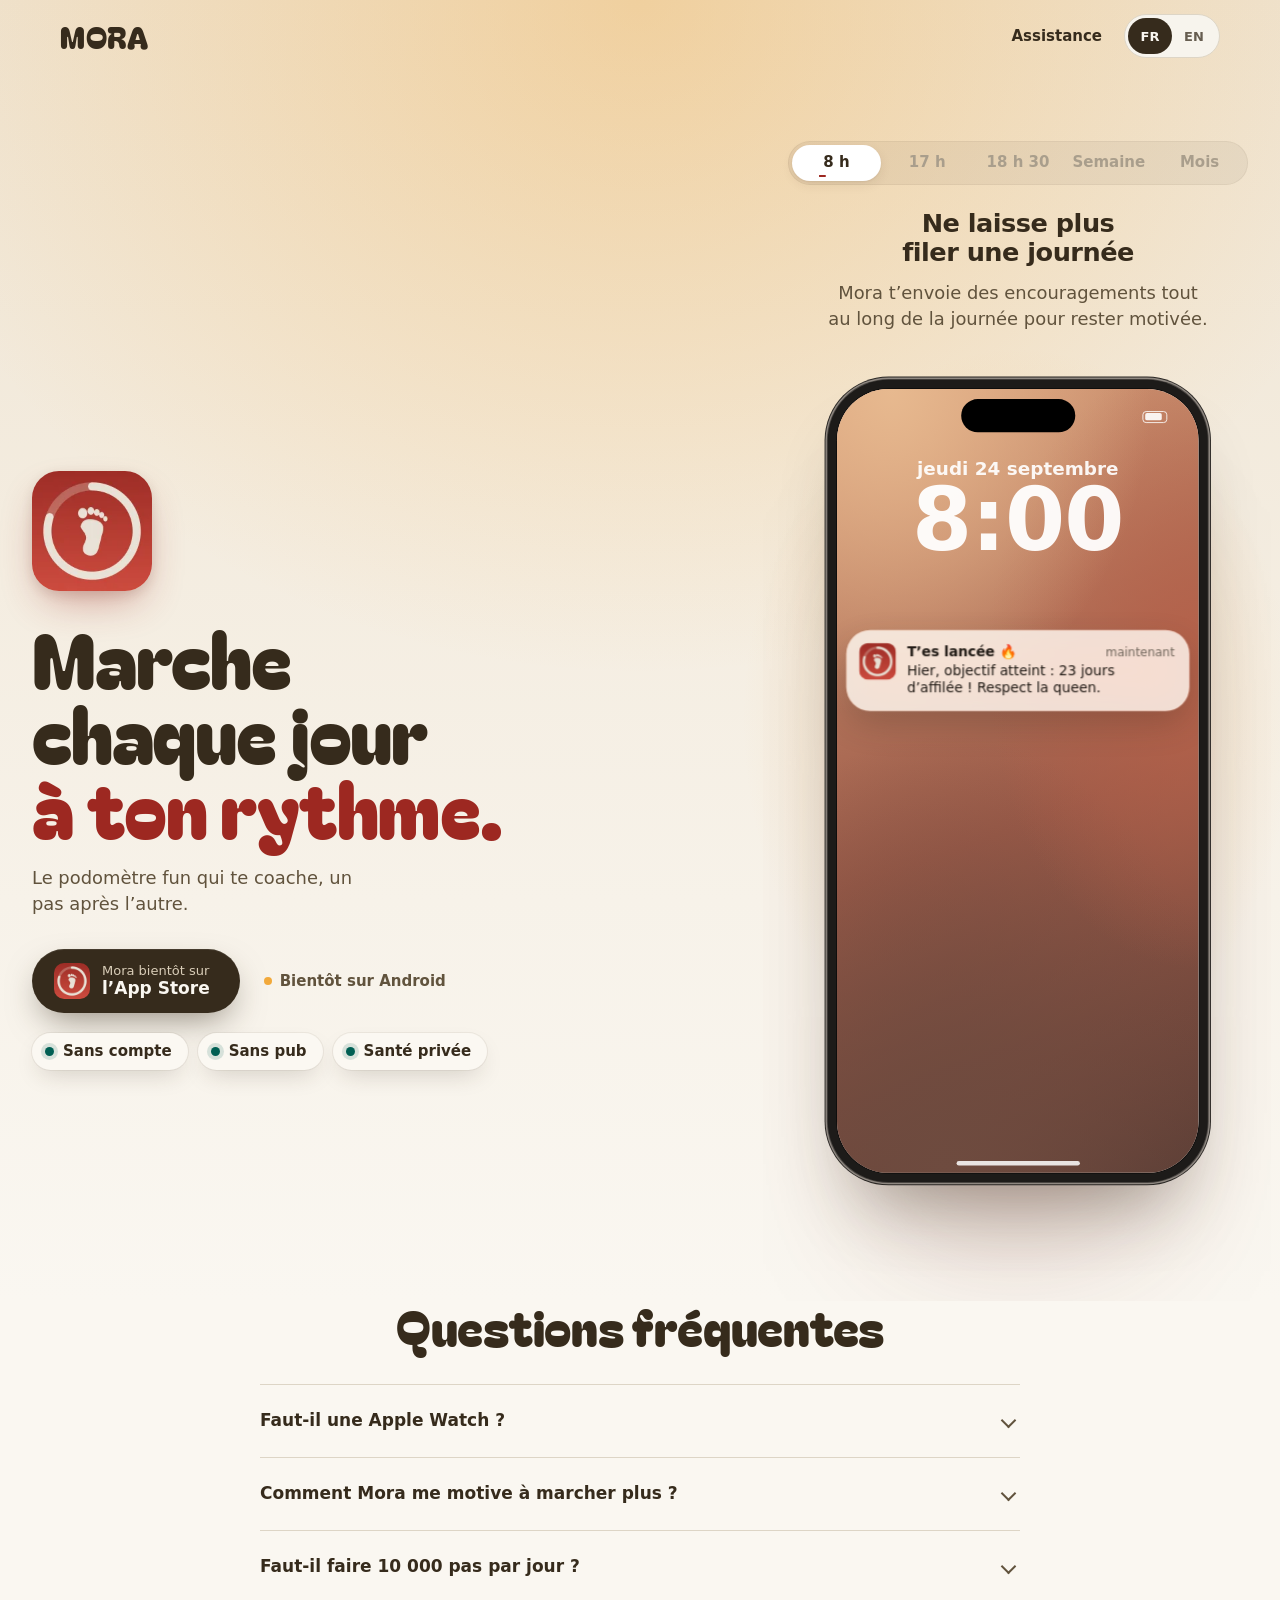
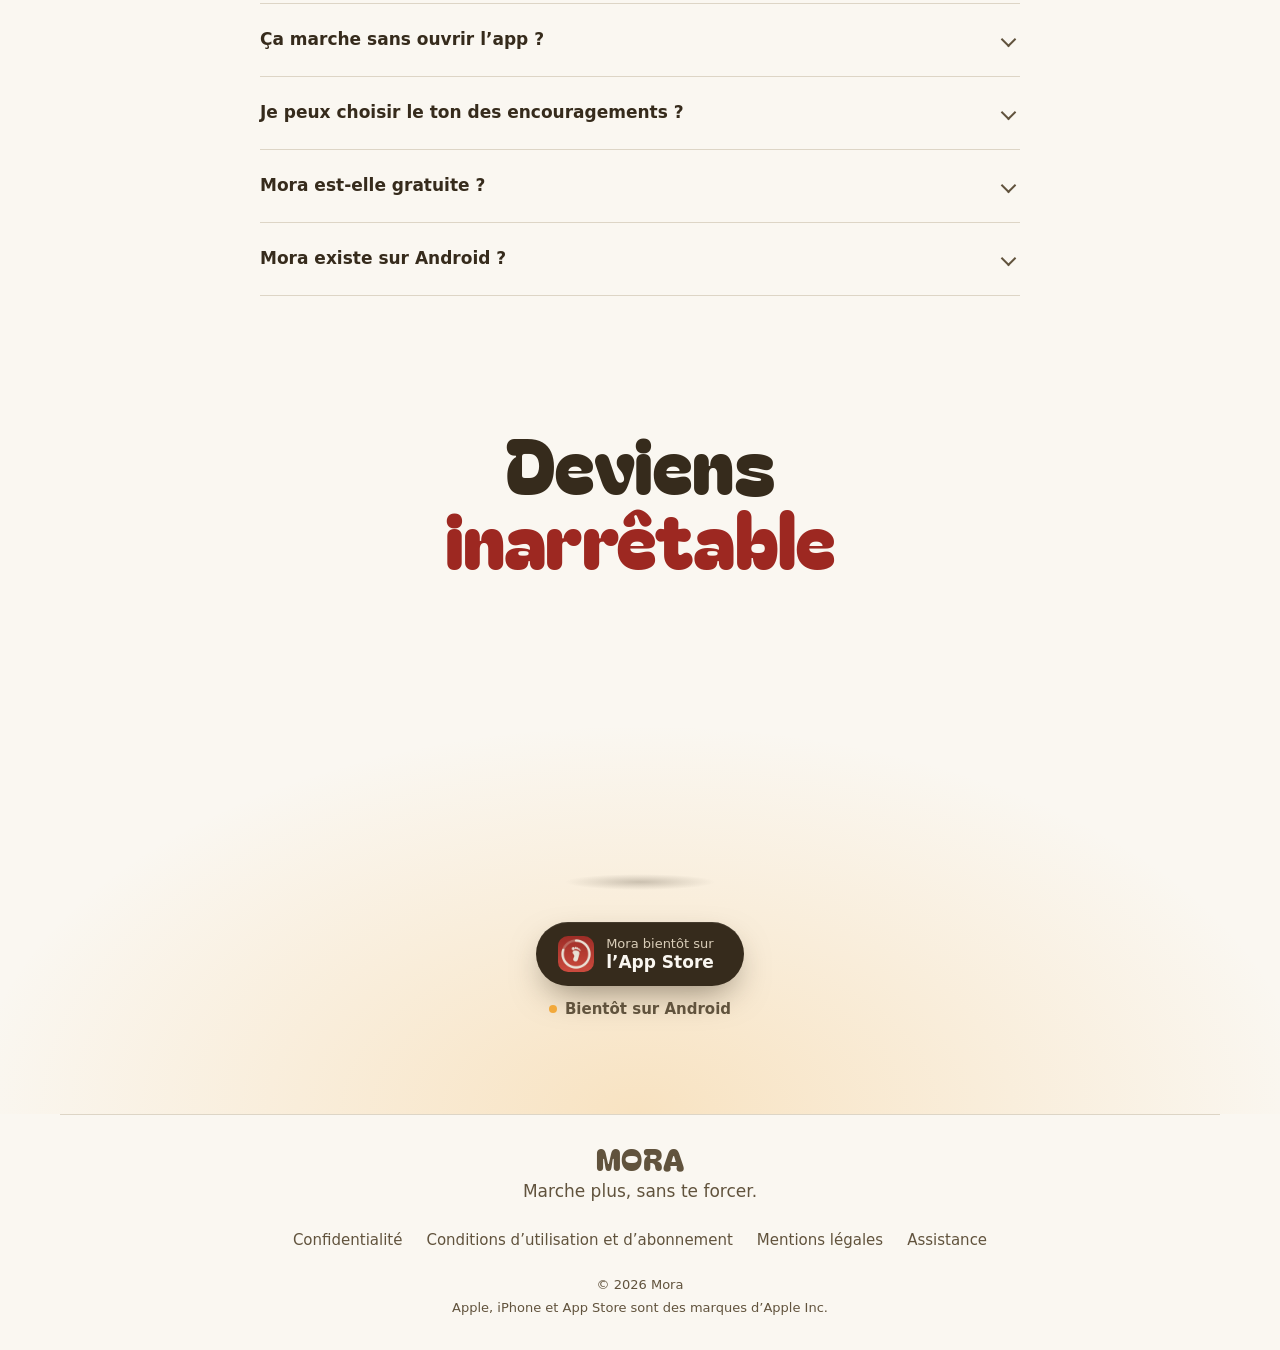
<file: index.html>
<!doctype html><html lang="fr"><head><meta charset="utf-8"><meta name="viewport" content="width=device-width,initial-scale=1"><title>Mora · Podomètre fun et coach de marche sur iPhone</title><meta name="description" content="Mora, le podomètre gamifié pour iPhone : objectif de pas sur mesure, séries, coach fun et widgets pour marcher plus chaque jour. 7 jours gratuits."><link rel="canonical" href="https://moramora.app/"><link rel="alternate" hreflang="fr" href="https://moramora.app/"><link rel="alternate" hreflang="en" href="https://moramora.app/en/"><link rel="alternate" hreflang="x-default" href="https://moramora.app/"><meta name="theme-color" content="#9D2821"><meta property="og:type" content="website"><meta property="og:url" content="https://moramora.app/"><meta property="og:site_name" content="Mora"><meta property="og:title" content="Mora · Le podomètre fun qui te coache"><meta property="og:description" content="Mora, le podomètre gamifié pour iPhone : objectif de pas sur mesure, séries, coach fun et widgets pour marcher plus chaque jour. 7 jours gratuits."><meta property="og:image" content="https://moramora.app/og-image.png"><meta property="og:image:width" content="1200"><meta property="og:image:height" content="630"><meta property="og:locale" content="fr_FR"><meta property="og:locale:alternate" content="en_US"><meta name="twitter:card" content="summary_large_image"><link rel="icon" href="assets/icone-apercu.png"><link rel="apple-touch-icon" href="assets/icone-apercu.png"><script type="application/ld+json">{"@context":"https://schema.org","@graph":[{"@type":"MobileApplication","name":"Mora","alternateName":"Mora podomètre","url":"https://moramora.app/","image":"https://moramora.app/og-image.png","operatingSystem":"iOS","applicationCategory":"HealthApplication","applicationSubCategory":"Podomètre","description":"Mora, le podomètre gamifié pour iPhone : objectif de pas sur mesure, séries, coach fun et widgets pour marcher plus chaque jour. 7 jours gratuits.","featureList":["Podomètre iPhone sans Apple Watch","Objectif de pas quotidien personnalisé","Séries de jours d’affilée","Coach aux tons au choix : Coach sportif, Queen, Scientifique","Widgets écran d’accueil et écran verrouillé","Calendrier des objectifs atteints"],"inLanguage":["fr","en"],"offers":[{"@type":"Offer","name":"Annuel","price":"39.99","priceCurrency":"EUR"},{"@type":"Offer","name":"Mensuel","price":"7.99","priceCurrency":"EUR"}]},{"@type":"WebSite","name":"Mora","url":"https://moramora.app/","inLanguage":"fr"},{"@type":"FAQPage","mainEntity":[{"@type":"Question","name":"Faut-il une Apple Watch ?","acceptedAnswer":{"@type":"Answer","text":"Non. Mora compte tes pas avec ton iPhone, grâce à Santé et Mouvement et forme. Tu n’as rien d’autre à porter."}},{"@type":"Question","name":"Comment Mora me motive à marcher plus ?","acceptedAnswer":{"@type":"Answer","text":"Mora transforme ta marche en jeu : un objectif de pas fait pour toi, une série de jours d’affilée à faire grandir, une fête à chaque objectif atteint et un coach qui t’encourage avec le ton que tu choisis."}},{"@type":"Question","name":"Faut-il faire 10 000 pas par jour ?","acceptedAnswer":{"@type":"Answer","text":"Pas forcément. Mora part de ta moyenne actuelle pour te proposer un objectif réaliste, que tu peux changer quand tu veux dans ton profil."}},{"@type":"Question","name":"Ça marche sans ouvrir l’app ?","acceptedAnswer":{"@type":"Answer","text":"Oui. Les widgets d’écran d’accueil et d’écran verrouillé montrent tes pas et ta série, et Mora t’envoie des encouragements au fil de la journée."}},{"@type":"Question","name":"Je peux choisir le ton des encouragements ?","acceptedAnswer":{"@type":"Answer","text":"Oui. Choisis comment Mora te parle : Coach sportif, Queen (ou Boss) ou Scientifique. Dans ton profil, tu règles aussi quels messages tu reçois (le mot du matin, la moitié, le rappel du soir…) et à quelle heure."}},{"@type":"Question","name":"Mora est-elle gratuite ?","acceptedAnswer":{"@type":"Answer","text":"7 jours gratuits, puis 39,99 € par an (soit 3,33 € par mois) ou 7,99 € par mois, sans engagement. Annulable à tout moment."}},{"@type":"Question","name":"Mora existe sur Android ?","acceptedAnswer":{"@type":"Answer","text":"Pas encore. Mora arrive d’abord sur iPhone, Android suivra."}}]}]}</script><script>(()=>{const d=document.documentElement;d.className='l-fr';d.lang='fr';try{localStorage.setItem('mora-site-langue','fr')}catch(e){}d.dataset.etat=new URLSearchParams(location.search).get('etat')==='dispo'?'dispo':'bientot'})()</script><link rel="preload" href="assets/bagel.ttf" as="font" type="font/ttf" crossorigin><link rel="stylesheet" href="site.css"><link rel="stylesheet" href="assets/vitrine.css"><link rel="stylesheet" href="landing.css"></head><body><svg width="0" height="0" style="position:absolute" aria-hidden="true"><defs><symbol id="empreinte" viewBox="0 0 100 140"><path d="M24 58C27 45 35 38 49 38C67 38 83 46 85 58C87 70 82 77 80 87C77 100 75 107 73 115C70 129 62 137 50 136C38 135 29 128 31 114C33 101 39 99 39 88C39 76 29 70 24 58Z"></path><ellipse cx="30" cy="22" rx="12.5" ry="14"></ellipse><ellipse cx="52" cy="16" rx="9" ry="10.5"></ellipse><ellipse cx="68" cy="20" rx="7.8" ry="9.2"></ellipse><ellipse cx="81" cy="27" rx="6.8" ry="8.2"></ellipse><ellipse cx="91" cy="37" rx="5.8" ry="7.2"></ellipse></symbol></defs></svg>
<header class="entete clair sur-ouv"><div class="cadre nav"><a class="logo" href="index.html"><span class="logo-txt">MORA</span></a><div class="nav-d"><a class="nav-lien" href="assistance.html"><span lang="fr">Assistance</span></a><div class="langue" role="group" aria-label="Langue"><a data-l="fr" href="index.html" hreflang="fr" aria-current="page">FR</a><a data-l="en" href="en/index.html" hreflang="en">EN</a></div></div></div></header>
<section class="demo" data-screen-label="01 Démo"><div class="cadre demo-g" id="demo">
<div class="demo-top"><img class="icone-app" src="assets/icone-apercu.webp" alt="Icône de l’app Mora"><span class="badge"><img src="assets/icone-apercu.webp" alt=""><span class="si-bientot"><span lang="fr">Bientôt sur iPhone</span></span><span class="si-dispo"><span lang="fr">Disponible sur iPhone</span></span></span><h1><span lang="fr">Marche chaque jour <em>à ton rythme.</em></span></h1><p class="demo-chapo"><span lang="fr">Le podomètre fun qui te coache, un pas après l’autre.</span></p></div>
<div class="demo-cta"><span class="store fonce" role="img" aria-label="App Store"><img class="ico" src="assets/icone-apercu.webp" alt=""><span class="si-bientot"><small><span lang="fr">Mora bientôt sur</span></small><span><span lang="fr">l’App Store</span></span></span><span class="si-dispo"><small><span lang="fr">Télécharger Mora sur</span></small><span><span lang="fr">l’App Store</span></span></span></span><span class="android"><i></i><span lang="fr">Bientôt sur Android</span></span></div>
<ul class="garanties" aria-label="Garanties"><li><span lang="fr">Sans compte</span></li><li><span lang="fr">Sans pub</span></li><li><span lang="fr">Santé privée</span></li></ul>
<div class="demo-vis"><ol class="jr" id="jr"><li class="on"><button type="button" data-i="0"><span lang="fr">8 h</span></button></li><li><button type="button" data-i="1"><span lang="fr">17 h</span></button></li><li><button type="button" data-i="2"><span lang="fr">18 h 30</span></button></li><li><button type="button" data-i="3"><span lang="fr">Semaine</span></button></li><li><button type="button" data-i="4"><span lang="fr">Mois</span></button></li></ol><div class="caps" aria-live="polite"><div class="cap on" data-cap="0"><h2 class="cap-t"><span lang="fr">Ne laisse plus filer <em>une journée</em></span></h2><p class="cap-x"><span lang="fr">Mora t’envoie des encouragements tout au long de la journée pour rester motivée.</span></p></div><div class="cap" data-cap="1"><h2 class="cap-t"><span lang="fr">Garde ton objectif <em>sous tes yeux</em></span></h2><p class="cap-x"><span lang="fr">Sans ouvrir l’app, regarde où tu en es grâce aux widgets.</span></p></div><div class="cap" data-cap="2"><h2 class="cap-t"><span lang="fr">Célèbre chaque jour <em>ton objectif atteint</em></span></h2><p class="cap-x"><span lang="fr">Un pas après l’autre. Un jour après l’autre.</span></p></div><div class="cap" data-cap="3"><h2 class="cap-t"><span lang="fr">Vois ta régularité <em>grandir</em></span></h2><p class="cap-x"><span lang="fr">Chaque jour validé s’ajoute à ta série de la semaine.</span></p></div><div class="cap" data-cap="4"><h2 class="cap-t"><span lang="fr">Ton mois, <em>jour après jour</em></span></h2><p class="cap-x"><span lang="fr">Retrouve tous tes objectifs atteints dans le calendrier.</span></p></div></div>
<div aria-hidden="true"><div class="ph vt"><div class="ph-in" id="ph"><div class="ile"></div><div class="sc h-lock on" data-sc="0"><div class="sb"><span></span><i></i></div><p class="h-date"><span lang="fr">jeudi 24 septembre</span></p><p class="h-hr">8:00</p><div class="nt h-nt" id="nt0"><img src="assets/icone-apercu.webp" alt=""><div><p class="nt-h"><b><span lang="fr">T’es lancée 🔥</span></b><span><span lang="fr">maintenant</span></span></p><p class="x"><span lang="fr">Hier, objectif atteint&nbsp;: 23&nbsp;jours d’affilée&nbsp;! Respect la queen.</span></p></div></div><i class="hb"></i></div><div class="sc sc-home" data-sc="1"><div class="sb"><span>17:00</span><i></i></div><div class="wg-slot"><img class="wg-i on" src="assets/vitrine/widget-semaine-k4.webp" alt=""><span class="wg-serie">23</span></div><div class="apps"><i class="mora"></i><i></i><i></i><i></i></div><div class="dock"><i></i><i></i><i></i><i></i></div><i class="hb"></i></div><div class="sc h-app" data-sc="2"><div class="sb"><span>18:30</span><i></i></div><div class="cel-bulle" id="cel-bulle"><p><span lang="fr"><b>Bravo&nbsp;! T’as dead ça 👌</b> Tu as marché tes <b>7 000 pas</b> aujourd’hui. Félicitations la queen&nbsp;!</span></p></div><div class="cel" id="cel"><img class="cel-img" id="cel-img" src="assets/accueil-g2.webp" alt=""><div class="cel-rond" id="cel-rond"><svg width="189.75" height="189.75" viewBox="0 0 189.75 189.75"><circle cx="94.875" cy="94.875" r="88" fill="none" stroke="var(--line)" stroke-width="14"></circle><circle id="cel-an" cx="94.875" cy="94.875" r="88" fill="none" stroke="var(--accent)" stroke-width="14" stroke-linecap="round" stroke-dasharray="537.1 552.9" transform="rotate(-90 94.875 94.875)"></circle></svg><div class="cel-txt"><span class="cel-a"><span lang="fr">Aujourd’hui</span></span><span class="cel-n" id="cel-n">6 800</span><span class="cel-s"><span lang="fr">sur 7 000 pas</span></span></div></div><div class="cel-bras" id="cel-bras"></div></div><p class="h-serie" id="h-serie"><svg viewBox="0 0 24 24" width="14" height="14"><path d="M12 2c1 4 6 6 6 12a6 6 0 0 1-12 0c0-3 2-5 3-7 1 2 2 3 3 3 0-3-1-5 0-8z"></path></svg><b><span id="h-jours">23</span> <span lang="fr">jours</span></b></p><div class="h-tab"><p class="tb-h"><span lang="fr">Ma marche du jour</span></p><div class="tb" lang="fr"><div class="tb-l"><span class="tb-i">📍</span><span class="tb-c"><span class="tb-t"><span>Distance</span></span><b>5,2&nbsp;km</b></span></div><div class="tb-l"><span class="tb-i">⏱️</span><span class="tb-c"><span class="tb-t"><span>Temps de marche</span></span><b>1&nbsp;h&nbsp;10&nbsp;min</b></span></div><div class="tb-l"><span class="tb-i">🔥</span><span class="tb-c"><span class="tb-t"><span>Énergie dépensée</span></span><b>277&nbsp;kcal</b></span></div><div class="tb-l"><span class="tb-i">👟</span><span class="tb-c"><span class="tb-t"><span>Cadence moyenne</span><em><svg viewBox="0 0 24 24" width="11" height="11" fill="none" stroke="currentColor" stroke-width="3" stroke-linecap="round" stroke-linejoin="round"><path d="M5 12.5 10 17 19 7"></path></svg>Marche active</em></span><b>100&nbsp;pas/min</b></span></div><div class="tb-l"><span class="tb-i">⚡</span><span class="tb-c der"><span class="tb-t"><span>Rythme</span></span><b>13’28&nbsp;/km</b></span></div></div></div><div class="h-conf" id="h-conf"></div><i class="hb"></i></div><div class="sc h-cal" data-sc="3"><iframe class="cal-f" data-n="1" scrolling="no" tabindex="-1" title=""></iframe></div><div class="sc h-cal" data-sc="4"><iframe class="cal-f" data-n="0" scrolling="no" tabindex="-1" title=""></iframe></div></div></div></div></div>
</div></section>
<section class="faq-site" data-screen-label="03 Questions"><div class="cadre faq-c"><h2 class="faq-titre"><span lang="fr">Questions fréquentes</span></h2><div class="faq-l"><details><summary><span lang="fr">Faut-il une Apple Watch ?</span></summary><p><span lang="fr">Non. Mora compte tes pas avec ton iPhone, grâce à Santé et Mouvement et forme. Tu n’as rien d’autre à porter.</span></p></details><details><summary><span lang="fr">Comment Mora me motive à marcher plus ?</span></summary><p><span lang="fr">Mora transforme ta marche en jeu : un objectif de pas fait pour toi, une série de jours d’affilée à faire grandir, une fête à chaque objectif atteint et un coach qui t’encourage avec le ton que tu choisis.</span></p></details><details><summary><span lang="fr">Faut-il faire 10 000 pas par jour ?</span></summary><p><span lang="fr">Pas forcément. Mora part de ta moyenne actuelle pour te proposer un objectif réaliste, que tu peux changer quand tu veux dans ton profil.</span></p></details><details><summary><span lang="fr">Ça marche sans ouvrir l’app ?</span></summary><p><span lang="fr">Oui. Les widgets d’écran d’accueil et d’écran verrouillé montrent tes pas et ta série, et Mora t’envoie des encouragements au fil de la journée.</span></p></details><details><summary><span lang="fr">Je peux choisir le ton des encouragements ?</span></summary><p><span lang="fr">Oui. Choisis comment Mora te parle : Coach sportif, Queen (ou Boss) ou Scientifique. Dans ton profil, tu règles aussi quels messages tu reçois (le mot du matin, la moitié, le rappel du soir…) et à quelle heure.</span></p></details><details><summary><span lang="fr">Mora est-elle gratuite ?</span></summary><p><span lang="fr">7 jours gratuits, puis 39,99 € par an (soit 3,33 € par mois) ou 7,99 € par mois, sans engagement. Annulable à tout moment.</span></p></details><details><summary><span lang="fr">Mora existe sur Android ?</span></summary><p><span lang="fr">Pas encore. Mora arrive d’abord sur iPhone, Android suivra.</span></p></details></div></div></section>
<section class="fin" data-screen-label="04 Télécharger"><div class="cadre fin-c"><h2 class="fin-titre"><span lang="fr">Deviens <em>inarrêtable</em></span></h2><div class="maki-fin" role="img" aria-label="Maki marche"><img src="assets/marche-1.webp" alt=""><img src="assets/marche-2.webp" alt=""><img src="assets/marche-3.webp" alt=""><img src="assets/marche-4.webp" alt=""></div><span class="ombre-site"></span><div class="cta"><span class="store fonce" role="img" aria-label="App Store"><img class="ico" src="assets/icone-apercu.webp" alt=""><span class="si-bientot"><small><span lang="fr">Mora bientôt sur</span></small><span><span lang="fr">l’App Store</span></span></span><span class="si-dispo"><small><span lang="fr">Télécharger Mora sur</span></small><span><span lang="fr">l’App Store</span></span></span></span><span class="android"><i></i><span lang="fr">Bientôt sur Android</span></span></div></div></section>
<footer class="pied"><div class="cadre"><div><a class="logo" href="index.html"><span class="logo-txt">MORA</span></a><p><span lang="fr">Marche plus, sans te forcer.</span></p></div><nav aria-label="Documents"><a href="confidentialite.html"><span lang="fr">Confidentialité</span></a><a href="conditions.html"><span lang="fr">Conditions d’utilisation et d’abonnement</span></a><a href="mentions-legales.html"><span lang="fr">Mentions légales</span></a><a href="assistance.html"><span lang="fr">Assistance</span></a></nav><div class="bas-pied"><span>© 2026 Mora</span><span><span lang="fr">Apple, iPhone et App Store sont des marques d’Apple Inc.</span></span></div></div></footer>
<script src="landing.js"></script></body></html>
</file>
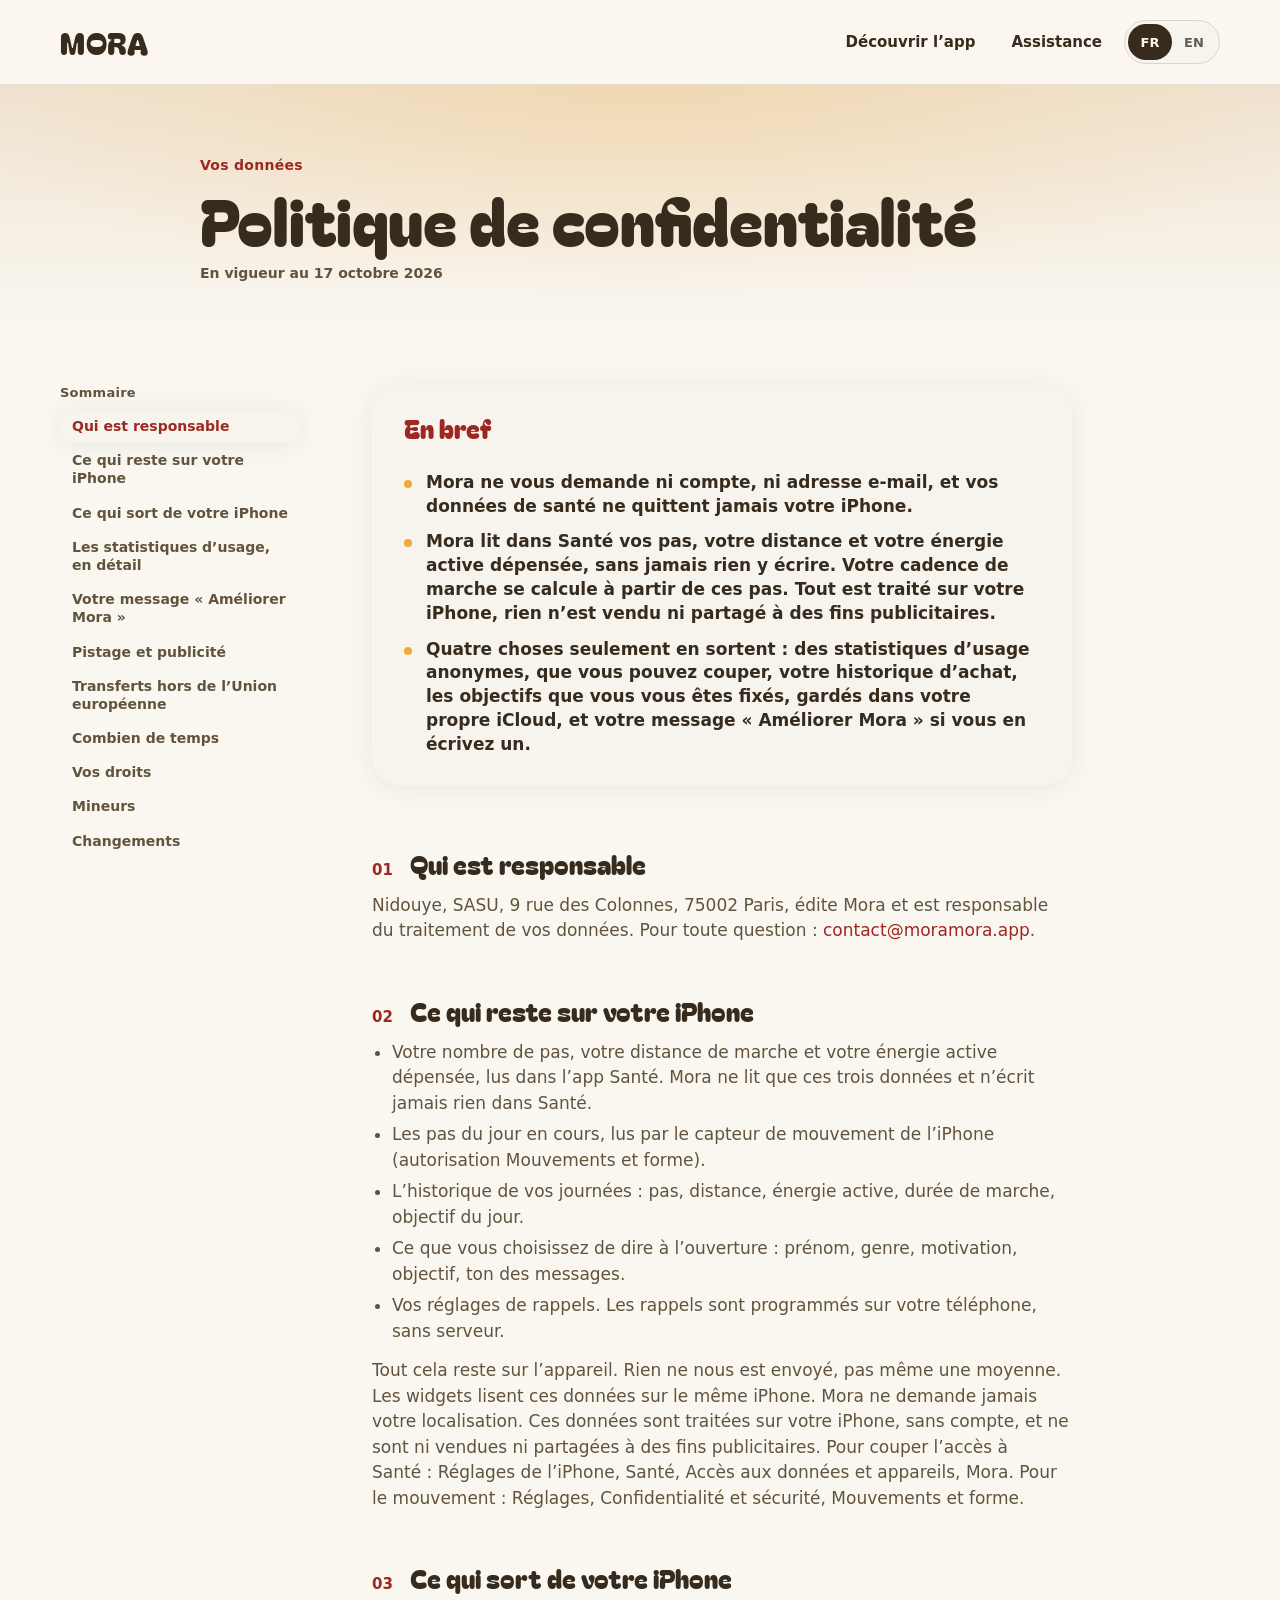
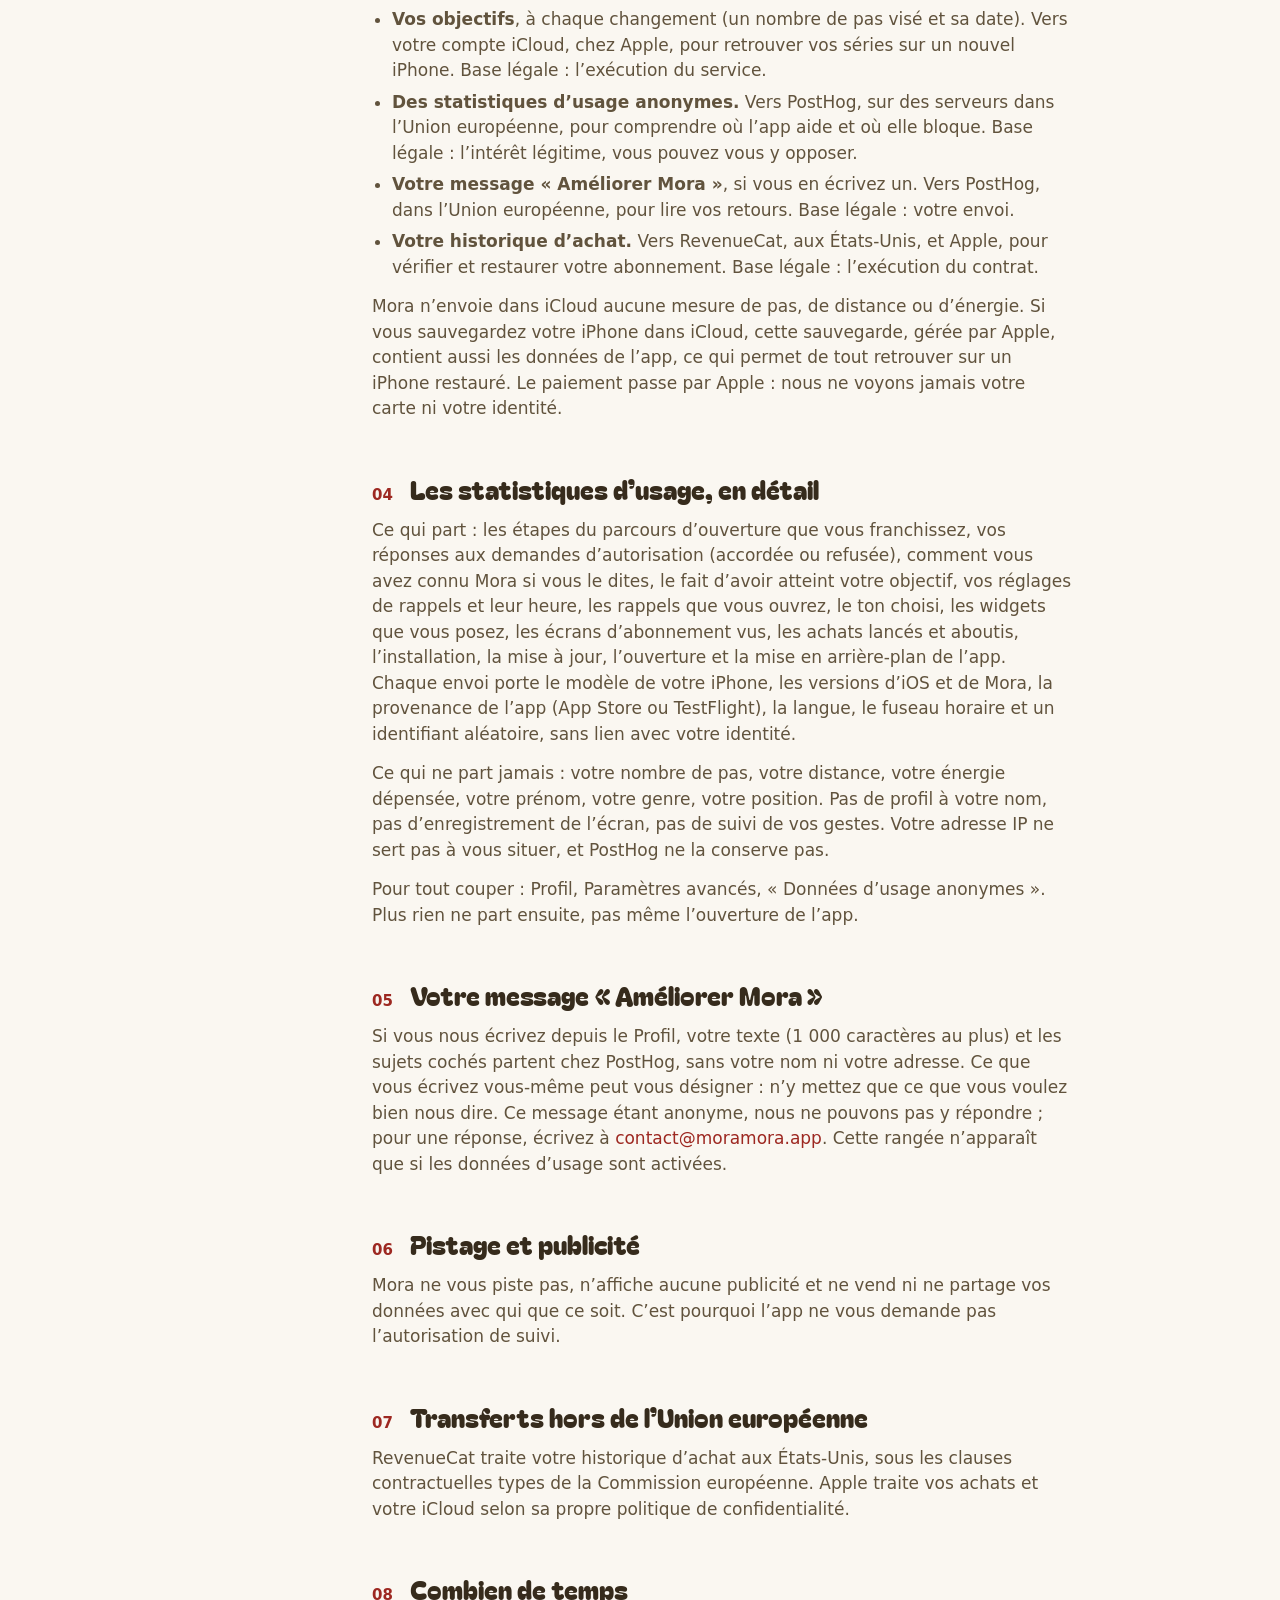
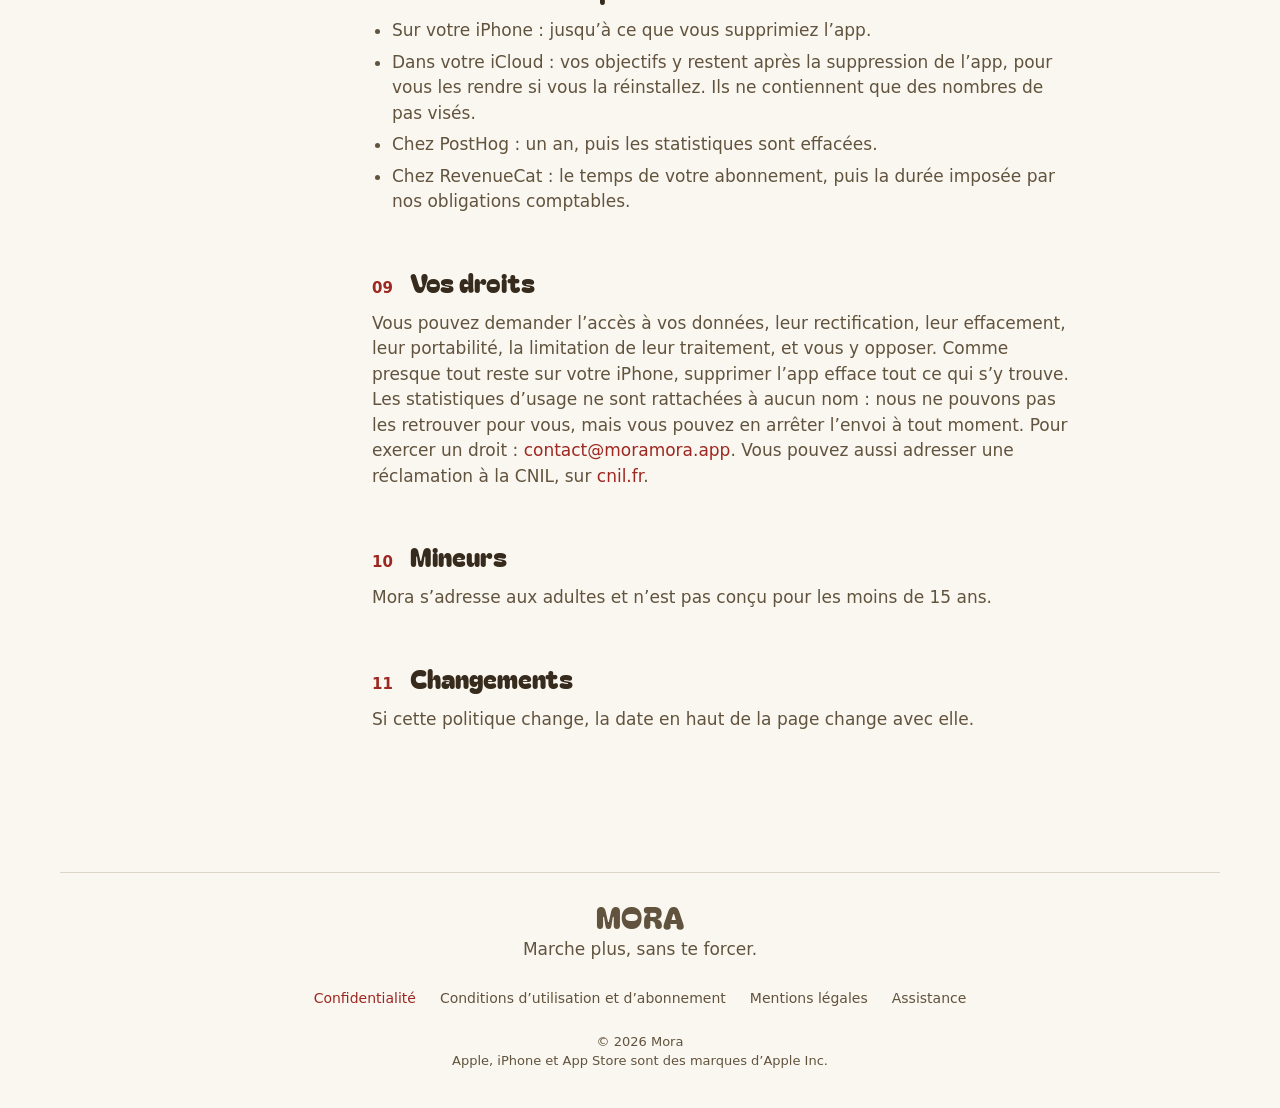
<file: confidentialite/index.html>
<!doctype html><html lang="fr"><head><meta charset="utf-8"><meta name="viewport" content="width=device-width,initial-scale=1"><title>Mora</title><link rel="canonical" href="https://moramora.app/confidentialite.html"><meta http-equiv="refresh" content="0; url=../confidentialite.html"><meta name="robots" content="noindex"></head><body><a href="../confidentialite.html">Politique de confidentialité</a></body></html>
</file>
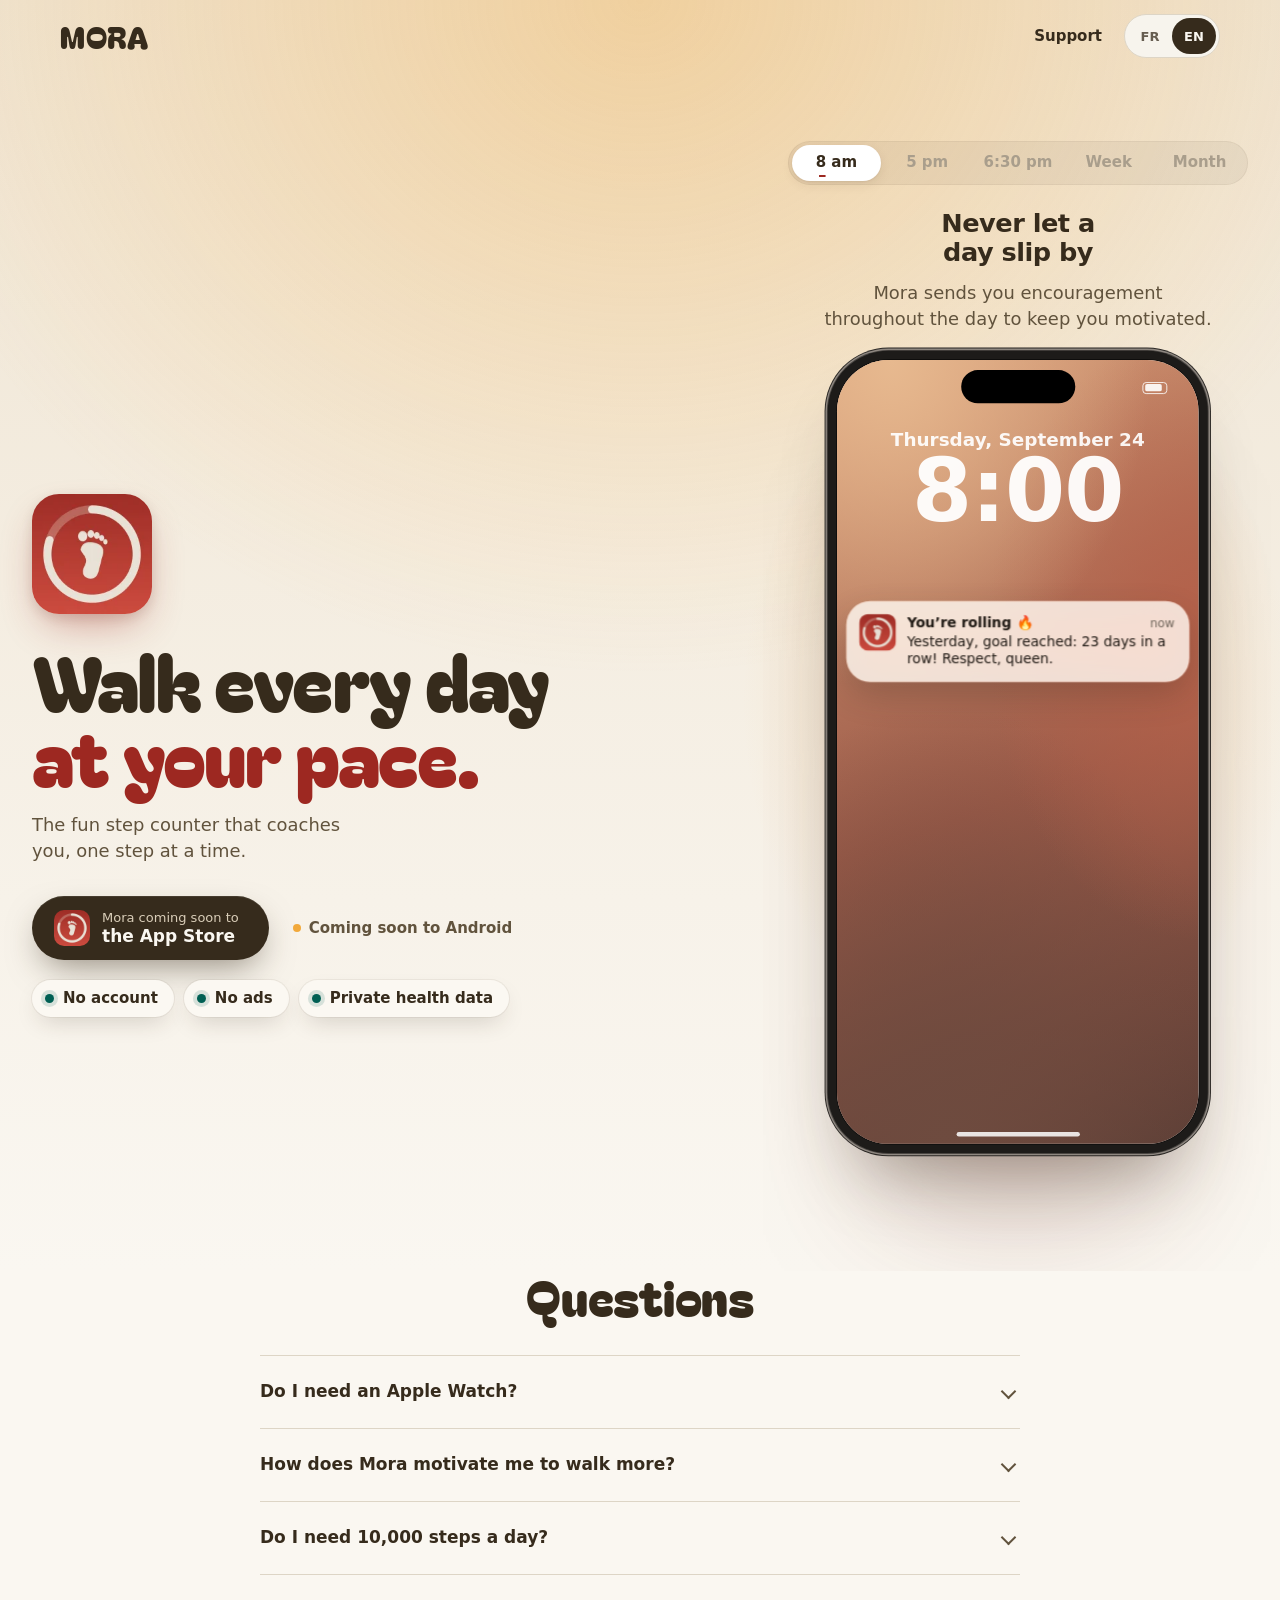
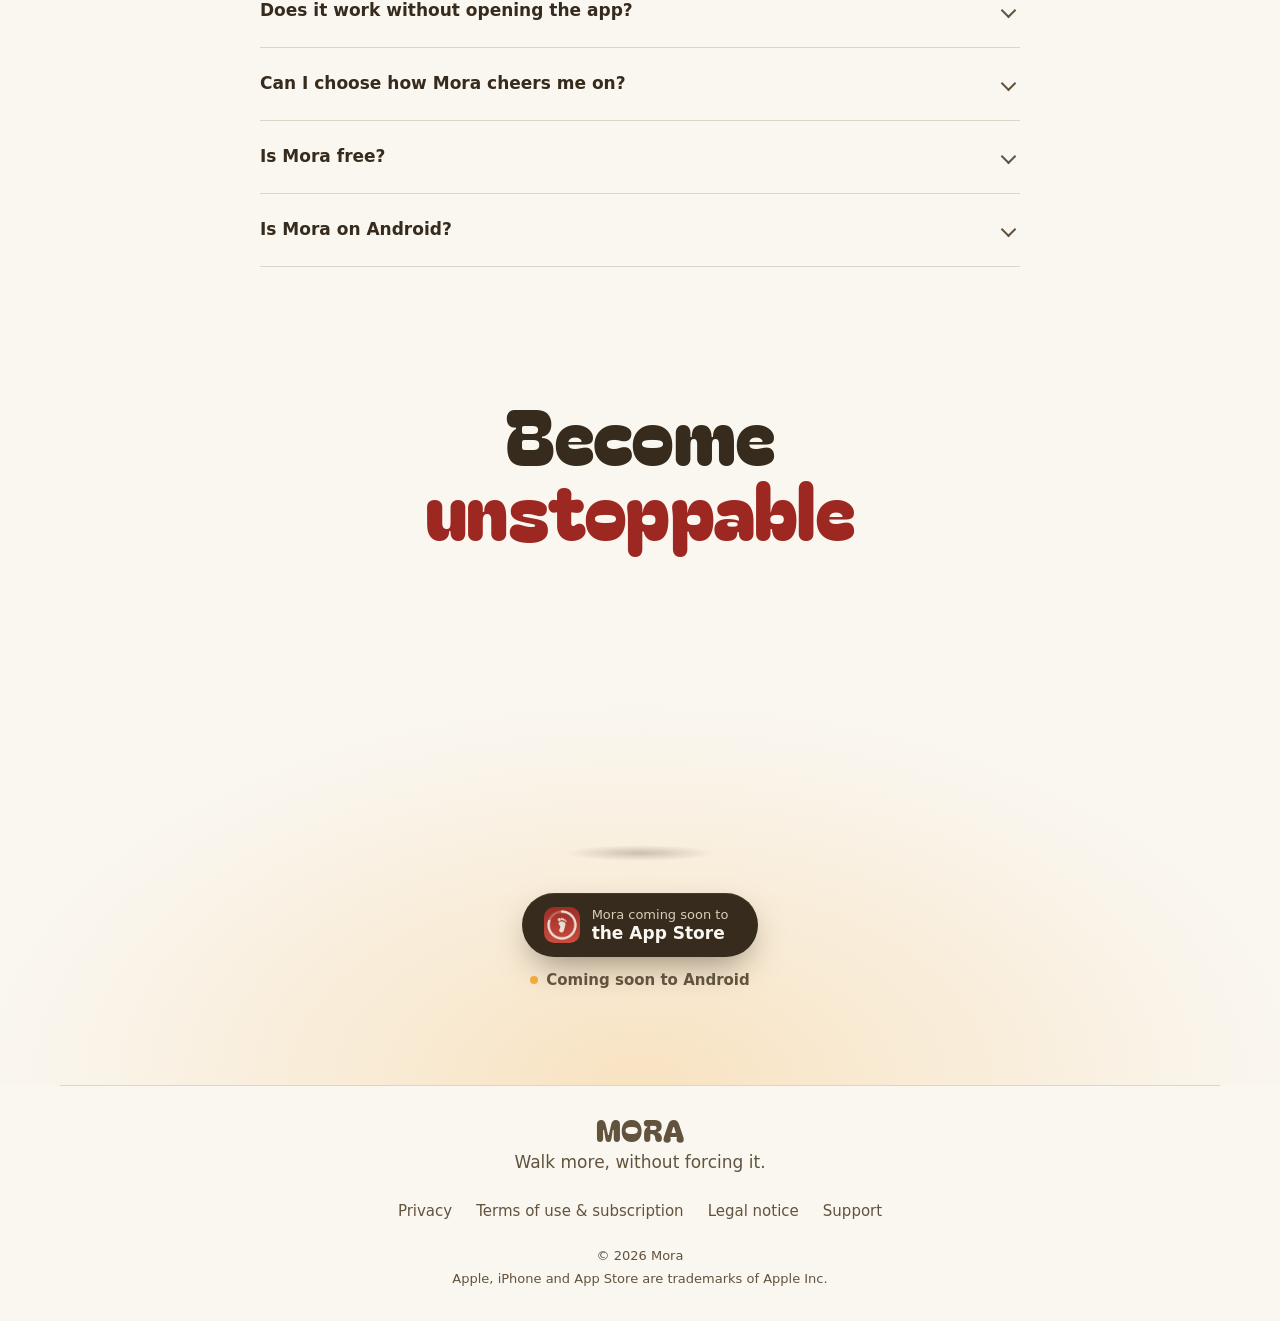
<file: en/index.html>
<!doctype html><html lang="en"><head><meta charset="utf-8"><meta name="viewport" content="width=device-width,initial-scale=1"><title>Mora · Fun step counter and walking coach for iPhone</title><meta name="description" content="Mora is the gamified step counter for iPhone: a step goal that fits you, streaks, a fun coach and widgets to help you walk more every day. 7-day free trial."><link rel="canonical" href="https://moramora.app/en/"><link rel="alternate" hreflang="fr" href="https://moramora.app/"><link rel="alternate" hreflang="en" href="https://moramora.app/en/"><link rel="alternate" hreflang="x-default" href="https://moramora.app/"><meta name="theme-color" content="#9D2821"><meta property="og:type" content="website"><meta property="og:url" content="https://moramora.app/en/"><meta property="og:site_name" content="Mora"><meta property="og:title" content="Mora · The fun step counter that coaches you"><meta property="og:description" content="Mora is the gamified step counter for iPhone: a step goal that fits you, streaks, a fun coach and widgets to help you walk more every day. 7-day free trial."><meta property="og:image" content="https://moramora.app/og-image-en.png"><meta property="og:image:width" content="1200"><meta property="og:image:height" content="630"><meta property="og:locale" content="en_US"><meta property="og:locale:alternate" content="fr_FR"><meta name="twitter:card" content="summary_large_image"><link rel="icon" href="../assets/icone-apercu.png"><link rel="apple-touch-icon" href="../assets/icone-apercu.png"><script type="application/ld+json">{"@context":"https://schema.org","@graph":[{"@type":"MobileApplication","name":"Mora","alternateName":"Mora step counter","url":"https://moramora.app/en/","image":"https://moramora.app/og-image-en.png","operatingSystem":"iOS","applicationCategory":"HealthApplication","applicationSubCategory":"Pedometer","description":"Mora is the gamified step counter for iPhone: a step goal that fits you, streaks, a fun coach and widgets to help you walk more every day. 7-day free trial.","featureList":["iPhone step counter, no Apple Watch needed","Personalized daily step goal","Daily streaks","Coach tones: Sports coach, Queen, Scientist","Home Screen and Lock Screen widgets","Calendar of goals reached"],"inLanguage":["fr","en"],"offers":[{"@type":"Offer","name":"Yearly","price":"39.99","priceCurrency":"EUR"},{"@type":"Offer","name":"Monthly","price":"7.99","priceCurrency":"EUR"}]},{"@type":"WebSite","name":"Mora","url":"https://moramora.app/en/","inLanguage":"en"},{"@type":"FAQPage","mainEntity":[{"@type":"Question","name":"Do I need an Apple Watch?","acceptedAnswer":{"@type":"Answer","text":"No. Mora counts your steps with your iPhone, using Health and Motion & Fitness. Nothing else to wear."}},{"@type":"Question","name":"How does Mora motivate me to walk more?","acceptedAnswer":{"@type":"Answer","text":"Mora turns walking into a game: a step goal made for you, a streak of days to grow, a celebration every time you hit your goal and a coach who cheers you on in the tone you pick."}},{"@type":"Question","name":"Do I need 10,000 steps a day?","acceptedAnswer":{"@type":"Answer","text":"Not necessarily. Mora starts from your current average to suggest a realistic goal, which you can change anytime in your profile."}},{"@type":"Question","name":"Does it work without opening the app?","acceptedAnswer":{"@type":"Answer","text":"Yes. Home Screen and Lock Screen widgets show your steps and streak, and Mora sends you encouragement throughout the day."}},{"@type":"Question","name":"Can I choose how Mora cheers me on?","acceptedAnswer":{"@type":"Answer","text":"Yes. Pick how Mora talks to you: Sports coach, Queen (or Boss) or Scientist. In your profile you also choose which messages you get (morning note, halfway, evening reminder…) and when."}},{"@type":"Question","name":"Is Mora free?","acceptedAnswer":{"@type":"Answer","text":"7 days free, then €39.99 per year (€3.33 a month) or €7.99 per month, no commitment. Cancel anytime."}},{"@type":"Question","name":"Is Mora on Android?","acceptedAnswer":{"@type":"Answer","text":"Not yet. Mora is coming to iPhone first; Android will follow."}}]}]}</script><script>(()=>{const d=document.documentElement;d.className='l-en';d.lang='en';try{localStorage.setItem('mora-site-langue','en')}catch(e){}d.dataset.etat=new URLSearchParams(location.search).get('etat')==='dispo'?'dispo':'bientot'})()</script><link rel="preload" href="../assets/bagel.ttf" as="font" type="font/ttf" crossorigin><link rel="stylesheet" href="../site.css"><link rel="stylesheet" href="../assets/vitrine.css"><link rel="stylesheet" href="../landing.css"></head><body><svg width="0" height="0" style="position:absolute" aria-hidden="true"><defs><symbol id="empreinte" viewBox="0 0 100 140"><path d="M24 58C27 45 35 38 49 38C67 38 83 46 85 58C87 70 82 77 80 87C77 100 75 107 73 115C70 129 62 137 50 136C38 135 29 128 31 114C33 101 39 99 39 88C39 76 29 70 24 58Z"></path><ellipse cx="30" cy="22" rx="12.5" ry="14"></ellipse><ellipse cx="52" cy="16" rx="9" ry="10.5"></ellipse><ellipse cx="68" cy="20" rx="7.8" ry="9.2"></ellipse><ellipse cx="81" cy="27" rx="6.8" ry="8.2"></ellipse><ellipse cx="91" cy="37" rx="5.8" ry="7.2"></ellipse></symbol></defs></svg>
<header class="entete clair sur-ouv"><div class="cadre nav"><a class="logo" href="index.html"><span class="logo-txt">MORA</span></a><div class="nav-d"><a class="nav-lien" href="support.html"><span lang="en">Support</span></a><div class="langue" role="group" aria-label="Language"><a data-l="fr" href="../index.html" hreflang="fr">FR</a><a data-l="en" href="index.html" hreflang="en" aria-current="page">EN</a></div></div></div></header>
<section class="demo" data-screen-label="01 Démo"><div class="cadre demo-g" id="demo">
<div class="demo-top"><img class="icone-app" src="../assets/icone-apercu.webp" alt="Mora app icon"><span class="badge"><img src="../assets/icone-apercu.webp" alt=""><span class="si-bientot"><span lang="en">Coming soon to iPhone</span></span><span class="si-dispo"><span lang="en">Available on iPhone</span></span></span><h1><span lang="en">Walk every day <em>at your pace.</em></span></h1><p class="demo-chapo"><span lang="en">The fun step counter that coaches you, one step at a time.</span></p></div>
<div class="demo-cta"><span class="store fonce" role="img" aria-label="App Store"><img class="ico" src="../assets/icone-apercu.webp" alt=""><span class="si-bientot"><small><span lang="en">Mora coming soon to</span></small><span><span lang="en">the App Store</span></span></span><span class="si-dispo"><small><span lang="en">Download Mora on</span></small><span><span lang="en">the App Store</span></span></span></span><span class="android"><i></i><span lang="en">Coming soon to Android</span></span></div>
<ul class="garanties" aria-label="Guarantees"><li><span lang="en">No account</span></li><li><span lang="en">No ads</span></li><li><span lang="en">Private health data</span></li></ul>
<div class="demo-vis"><ol class="jr" id="jr"><li class="on"><button type="button" data-i="0"><span lang="en">8 am</span></button></li><li><button type="button" data-i="1"><span lang="en">5 pm</span></button></li><li><button type="button" data-i="2"><span lang="en">6:30 pm</span></button></li><li><button type="button" data-i="3"><span lang="en">Week</span></button></li><li><button type="button" data-i="4"><span lang="en">Month</span></button></li></ol><div class="caps" aria-live="polite"><div class="cap on" data-cap="0"><h2 class="cap-t"><span lang="en">Never let <em>a day slip by</em></span></h2><p class="cap-x"><span lang="en">Mora sends you encouragement throughout the day to keep you motivated.</span></p></div><div class="cap" data-cap="1"><h2 class="cap-t"><span lang="en">Keep your goal <em>in sight</em></span></h2><p class="cap-x"><span lang="en">Without opening the app, check your progress with widgets.</span></p></div><div class="cap" data-cap="2"><h2 class="cap-t"><span lang="en">Celebrate <em>every goal you reach</em></span></h2><p class="cap-x"><span lang="en">One step at a time. One day at a time.</span></p></div><div class="cap" data-cap="3"><h2 class="cap-t"><span lang="en">Watch your consistency <em>grow</em></span></h2><p class="cap-x"><span lang="en">Every day you hit your goal adds to your weekly streak.</span></p></div><div class="cap" data-cap="4"><h2 class="cap-t"><span lang="en">Your month, <em>day by day</em></span></h2><p class="cap-x"><span lang="en">See every goal you reached in the calendar.</span></p></div></div>
<div aria-hidden="true"><div class="ph vt"><div class="ph-in" id="ph"><div class="ile"></div><div class="sc h-lock on" data-sc="0"><div class="sb"><span></span><i></i></div><p class="h-date"><span lang="en">Thursday, September 24</span></p><p class="h-hr">8:00</p><div class="nt h-nt" id="nt0"><img src="../assets/icone-apercu.webp" alt=""><div><p class="nt-h"><b><span lang="en">You’re rolling 🔥</span></b><span><span lang="en">now</span></span></p><p class="x"><span lang="en">Yesterday, goal reached: 23 days in a row! Respect, queen.</span></p></div></div><i class="hb"></i></div><div class="sc sc-home" data-sc="1"><div class="sb"><span>17:00</span><i></i></div><div class="wg-slot"><img class="wg-i on" src="../assets/vitrine/widget-semaine-k4.webp" alt=""><span class="wg-serie">23</span></div><div class="apps"><i class="mora"></i><i></i><i></i><i></i></div><div class="dock"><i></i><i></i><i></i><i></i></div><i class="hb"></i></div><div class="sc h-app" data-sc="2"><div class="sb"><span>18:30</span><i></i></div><div class="cel-bulle" id="cel-bulle"><p><span lang="en"><b>Bravo! You nailed it 👌</b> You walked your <b>7,000 steps</b> today. Congrats, queen!</span></p></div><div class="cel" id="cel"><img class="cel-img" id="cel-img" src="../assets/accueil-g2.webp" alt=""><div class="cel-rond" id="cel-rond"><svg width="189.75" height="189.75" viewBox="0 0 189.75 189.75"><circle cx="94.875" cy="94.875" r="88" fill="none" stroke="var(--line)" stroke-width="14"></circle><circle id="cel-an" cx="94.875" cy="94.875" r="88" fill="none" stroke="var(--accent)" stroke-width="14" stroke-linecap="round" stroke-dasharray="537.1 552.9" transform="rotate(-90 94.875 94.875)"></circle></svg><div class="cel-txt"><span class="cel-a"><span lang="en">Today</span></span><span class="cel-n" id="cel-n">6,800</span><span class="cel-s"><span lang="en">of 7,000 steps</span></span></div></div><div class="cel-bras" id="cel-bras"></div></div><p class="h-serie" id="h-serie"><svg viewBox="0 0 24 24" width="14" height="14"><path d="M12 2c1 4 6 6 6 12a6 6 0 0 1-12 0c0-3 2-5 3-7 1 2 2 3 3 3 0-3-1-5 0-8z"></path></svg><b><span id="h-jours">23</span> <span lang="en">days</span></b></p><div class="h-tab"><p class="tb-h"><span lang="en">My walk today</span></p><div class="tb" lang="en"><div class="tb-l"><span class="tb-i">📍</span><span class="tb-c"><span class="tb-t"><span>Distance</span></span><b>5.2&nbsp;km</b></span></div><div class="tb-l"><span class="tb-i">⏱️</span><span class="tb-c"><span class="tb-t"><span>Walking time</span></span><b>1&nbsp;hr&nbsp;10&nbsp;min</b></span></div><div class="tb-l"><span class="tb-i">🔥</span><span class="tb-c"><span class="tb-t"><span>Energy burned</span></span><b>277&nbsp;kcal</b></span></div><div class="tb-l"><span class="tb-i">👟</span><span class="tb-c"><span class="tb-t"><span>Average cadence</span><em><svg viewBox="0 0 24 24" width="11" height="11" fill="none" stroke="currentColor" stroke-width="3" stroke-linecap="round" stroke-linejoin="round"><path d="M5 12.5 10 17 19 7"></path></svg>Active walk</em></span><b>100&nbsp;steps/min</b></span></div><div class="tb-l"><span class="tb-i">⚡</span><span class="tb-c der"><span class="tb-t"><span>Pace</span></span><b>13’28&nbsp;/km</b></span></div></div></div><div class="h-conf" id="h-conf"></div><i class="hb"></i></div><div class="sc h-cal" data-sc="3"><iframe class="cal-f" data-n="1" scrolling="no" tabindex="-1" title=""></iframe></div><div class="sc h-cal" data-sc="4"><iframe class="cal-f" data-n="0" scrolling="no" tabindex="-1" title=""></iframe></div></div></div></div></div>
</div></section>
<section class="faq-site" data-screen-label="03 Questions"><div class="cadre faq-c"><h2 class="faq-titre"><span lang="en">Questions</span></h2><div class="faq-l"><details><summary><span lang="en">Do I need an Apple Watch?</span></summary><p><span lang="en">No. Mora counts your steps with your iPhone, using Health and Motion & Fitness. Nothing else to wear.</span></p></details><details><summary><span lang="en">How does Mora motivate me to walk more?</span></summary><p><span lang="en">Mora turns walking into a game: a step goal made for you, a streak of days to grow, a celebration every time you hit your goal and a coach who cheers you on in the tone you pick.</span></p></details><details><summary><span lang="en">Do I need 10,000 steps a day?</span></summary><p><span lang="en">Not necessarily. Mora starts from your current average to suggest a realistic goal, which you can change anytime in your profile.</span></p></details><details><summary><span lang="en">Does it work without opening the app?</span></summary><p><span lang="en">Yes. Home Screen and Lock Screen widgets show your steps and streak, and Mora sends you encouragement throughout the day.</span></p></details><details><summary><span lang="en">Can I choose how Mora cheers me on?</span></summary><p><span lang="en">Yes. Pick how Mora talks to you: Sports coach, Queen (or Boss) or Scientist. In your profile you also choose which messages you get (morning note, halfway, evening reminder…) and when.</span></p></details><details><summary><span lang="en">Is Mora free?</span></summary><p><span lang="en">7 days free, then €39.99 per year (€3.33 a month) or €7.99 per month, no commitment. Cancel anytime.</span></p></details><details><summary><span lang="en">Is Mora on Android?</span></summary><p><span lang="en">Not yet. Mora is coming to iPhone first; Android will follow.</span></p></details></div></div></section>
<section class="fin" data-screen-label="04 Télécharger"><div class="cadre fin-c"><h2 class="fin-titre"><span lang="en">Become <em>unstoppable</em></span></h2><div class="maki-fin" role="img" aria-label="Maki walking"><img src="../assets/marche-1.webp" alt=""><img src="../assets/marche-2.webp" alt=""><img src="../assets/marche-3.webp" alt=""><img src="../assets/marche-4.webp" alt=""></div><span class="ombre-site"></span><div class="cta"><span class="store fonce" role="img" aria-label="App Store"><img class="ico" src="../assets/icone-apercu.webp" alt=""><span class="si-bientot"><small><span lang="en">Mora coming soon to</span></small><span><span lang="en">the App Store</span></span></span><span class="si-dispo"><small><span lang="en">Download Mora on</span></small><span><span lang="en">the App Store</span></span></span></span><span class="android"><i></i><span lang="en">Coming soon to Android</span></span></div></div></section>
<footer class="pied"><div class="cadre"><div><a class="logo" href="index.html"><span class="logo-txt">MORA</span></a><p><span lang="en">Walk more, without forcing it.</span></p></div><nav aria-label="Documents"><a href="privacy.html"><span lang="en">Privacy</span></a><a href="terms.html"><span lang="en">Terms of use & subscription</span></a><a href="legal.html"><span lang="en">Legal notice</span></a><a href="support.html"><span lang="en">Support</span></a></nav><div class="bas-pied"><span>© 2026 Mora</span><span><span lang="en">Apple, iPhone and App Store are trademarks of Apple Inc.</span></span></div></div></footer>
<script src="../landing.js"></script></body></html>
</file>
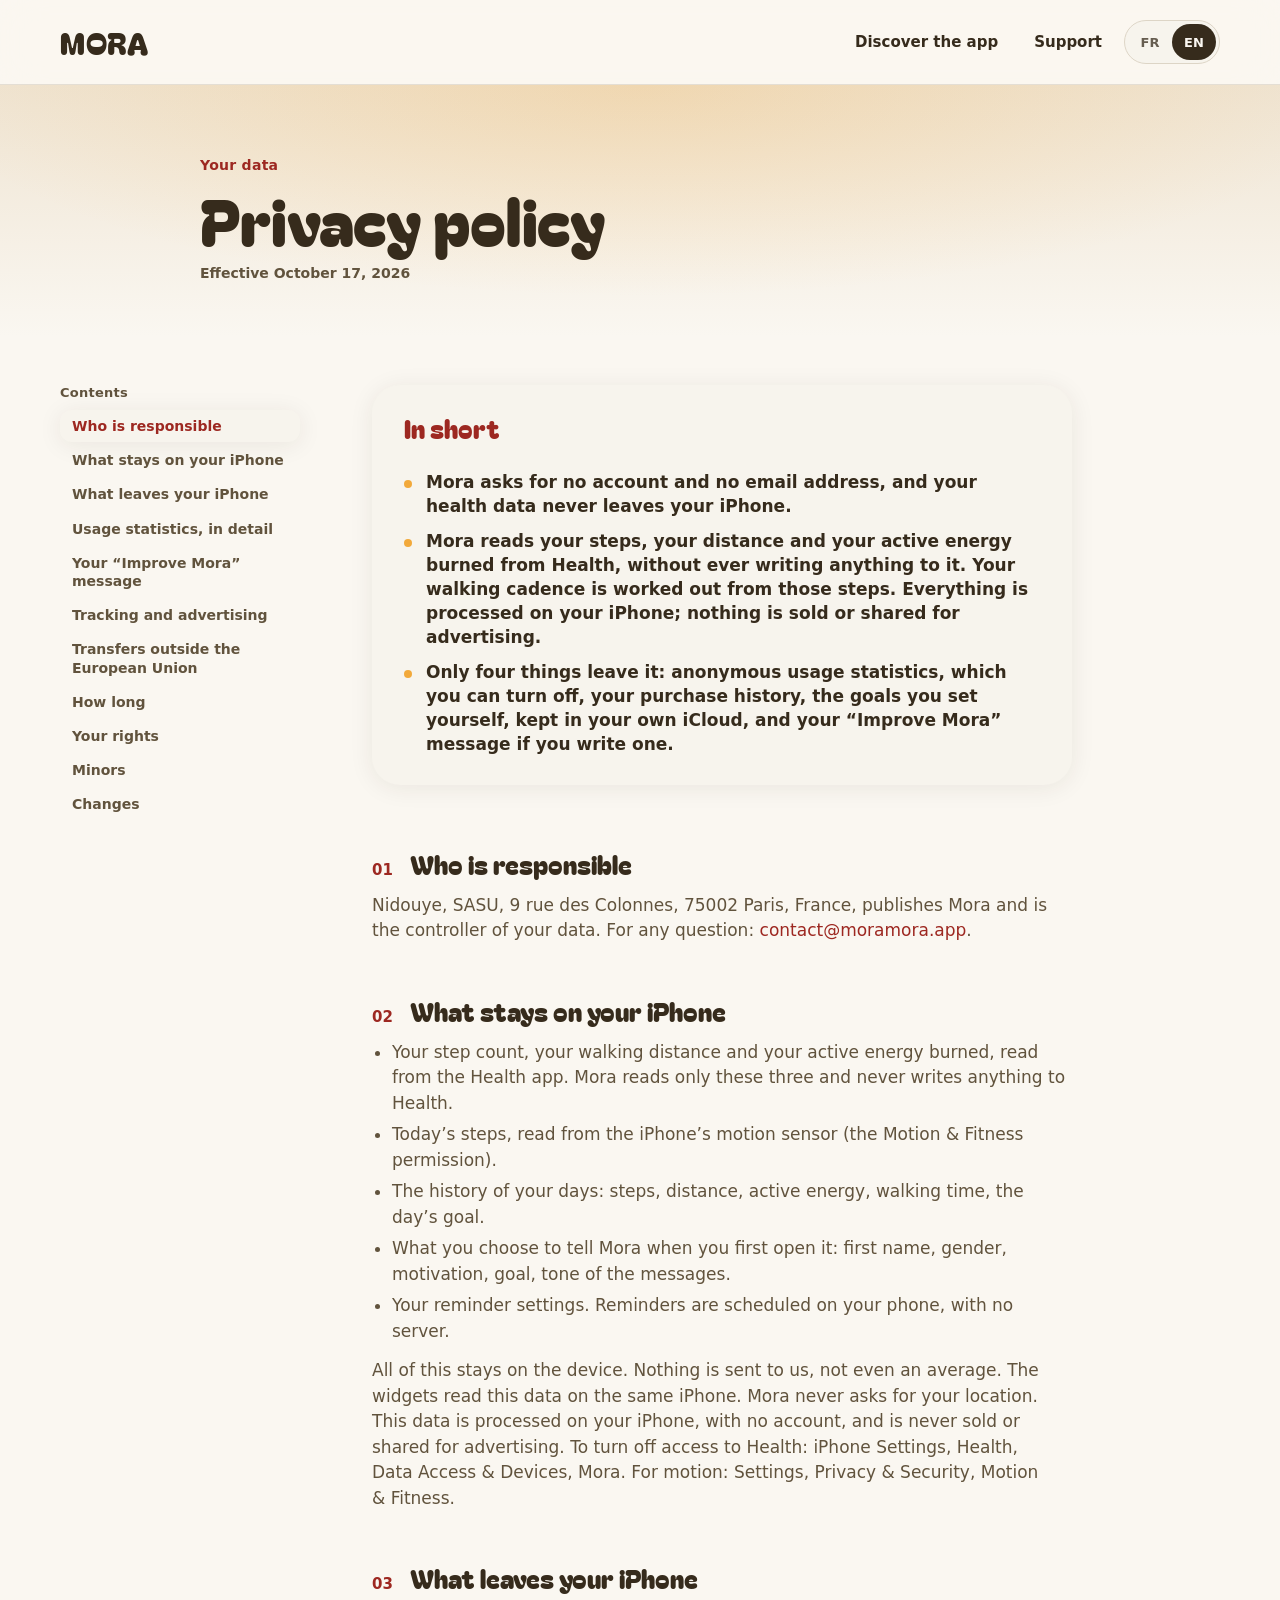
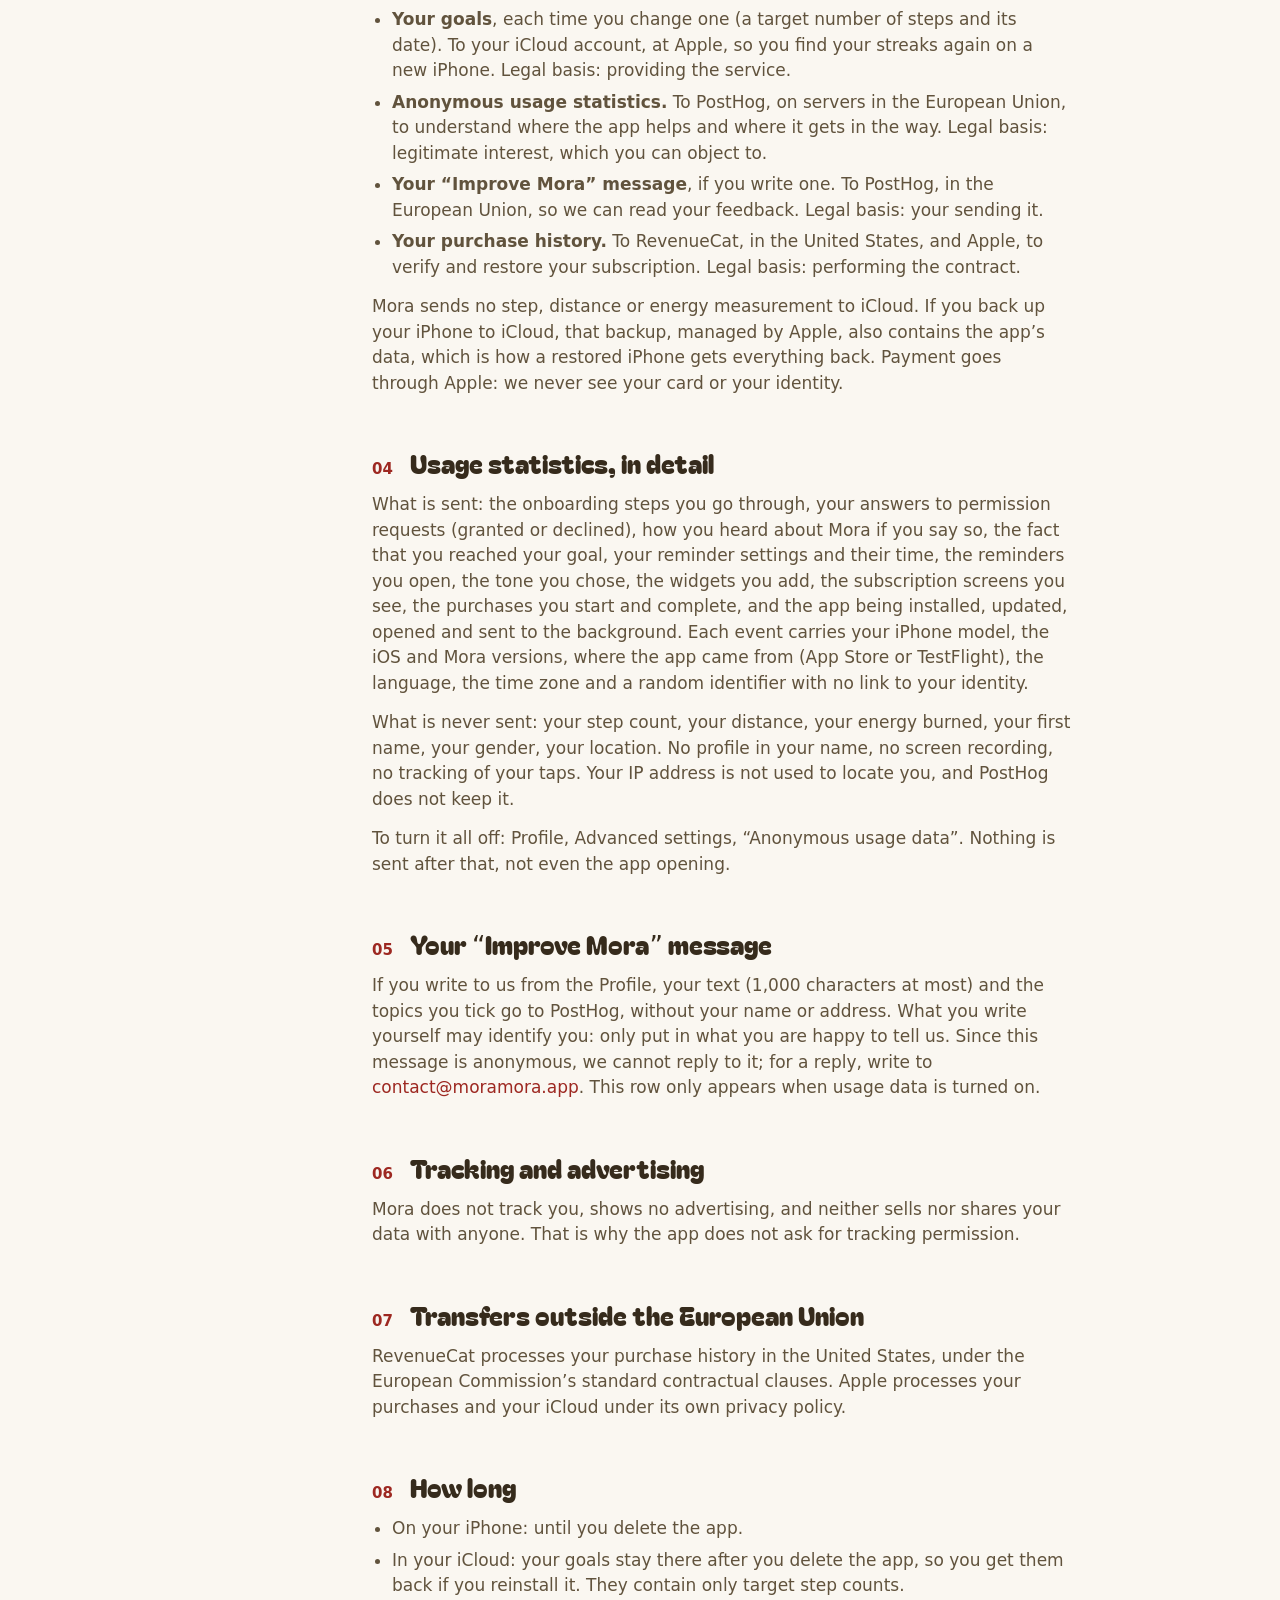
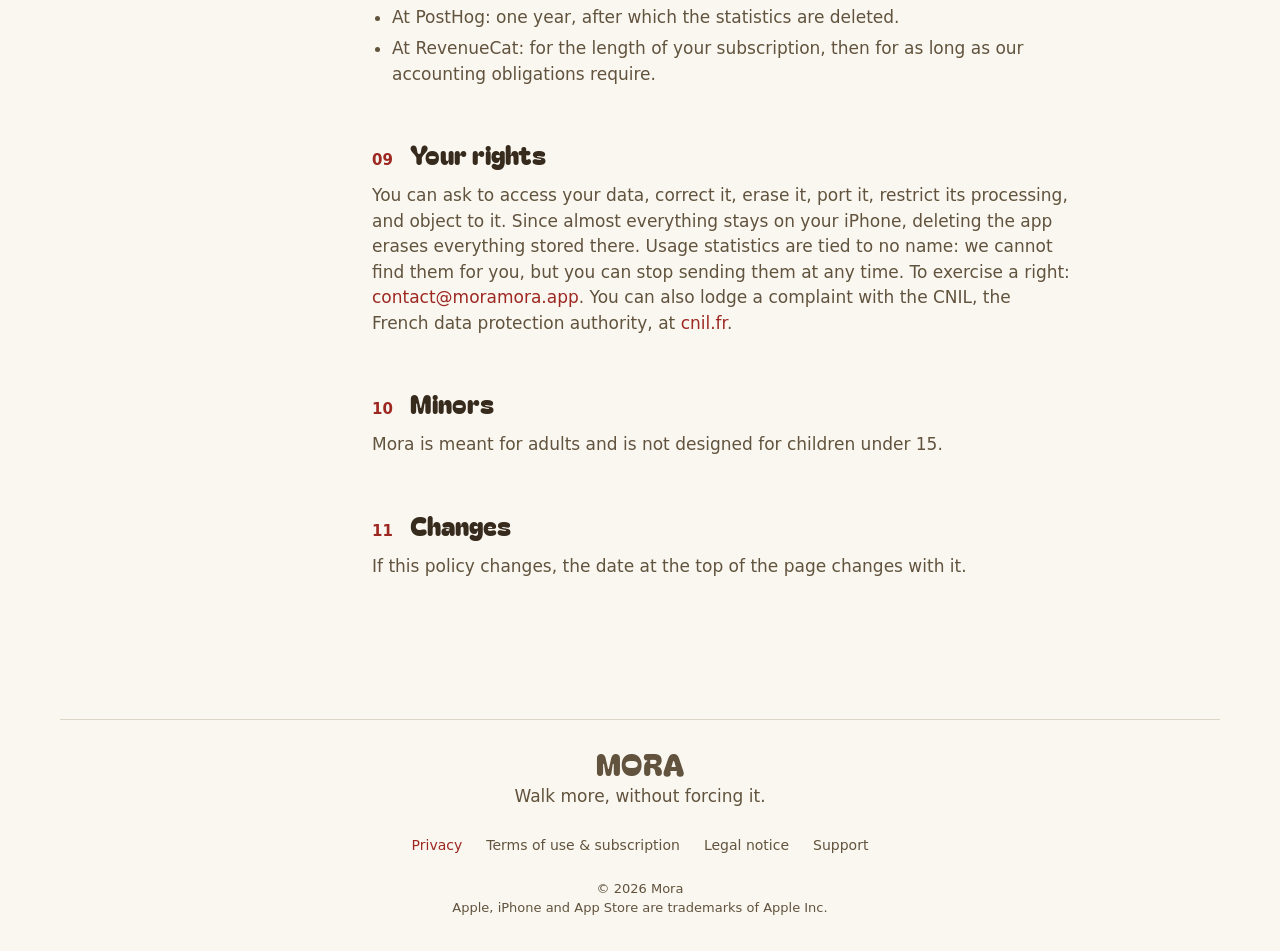
<file: privacy/index.html>
<!doctype html><html lang="en"><head><meta charset="utf-8"><meta name="viewport" content="width=device-width,initial-scale=1"><title>Mora</title><link rel="canonical" href="https://moramora.app/en/privacy.html"><meta http-equiv="refresh" content="0; url=../en/privacy.html"><meta name="robots" content="noindex"></head><body><a href="../en/privacy.html">Privacy policy</a></body></html>
</file>
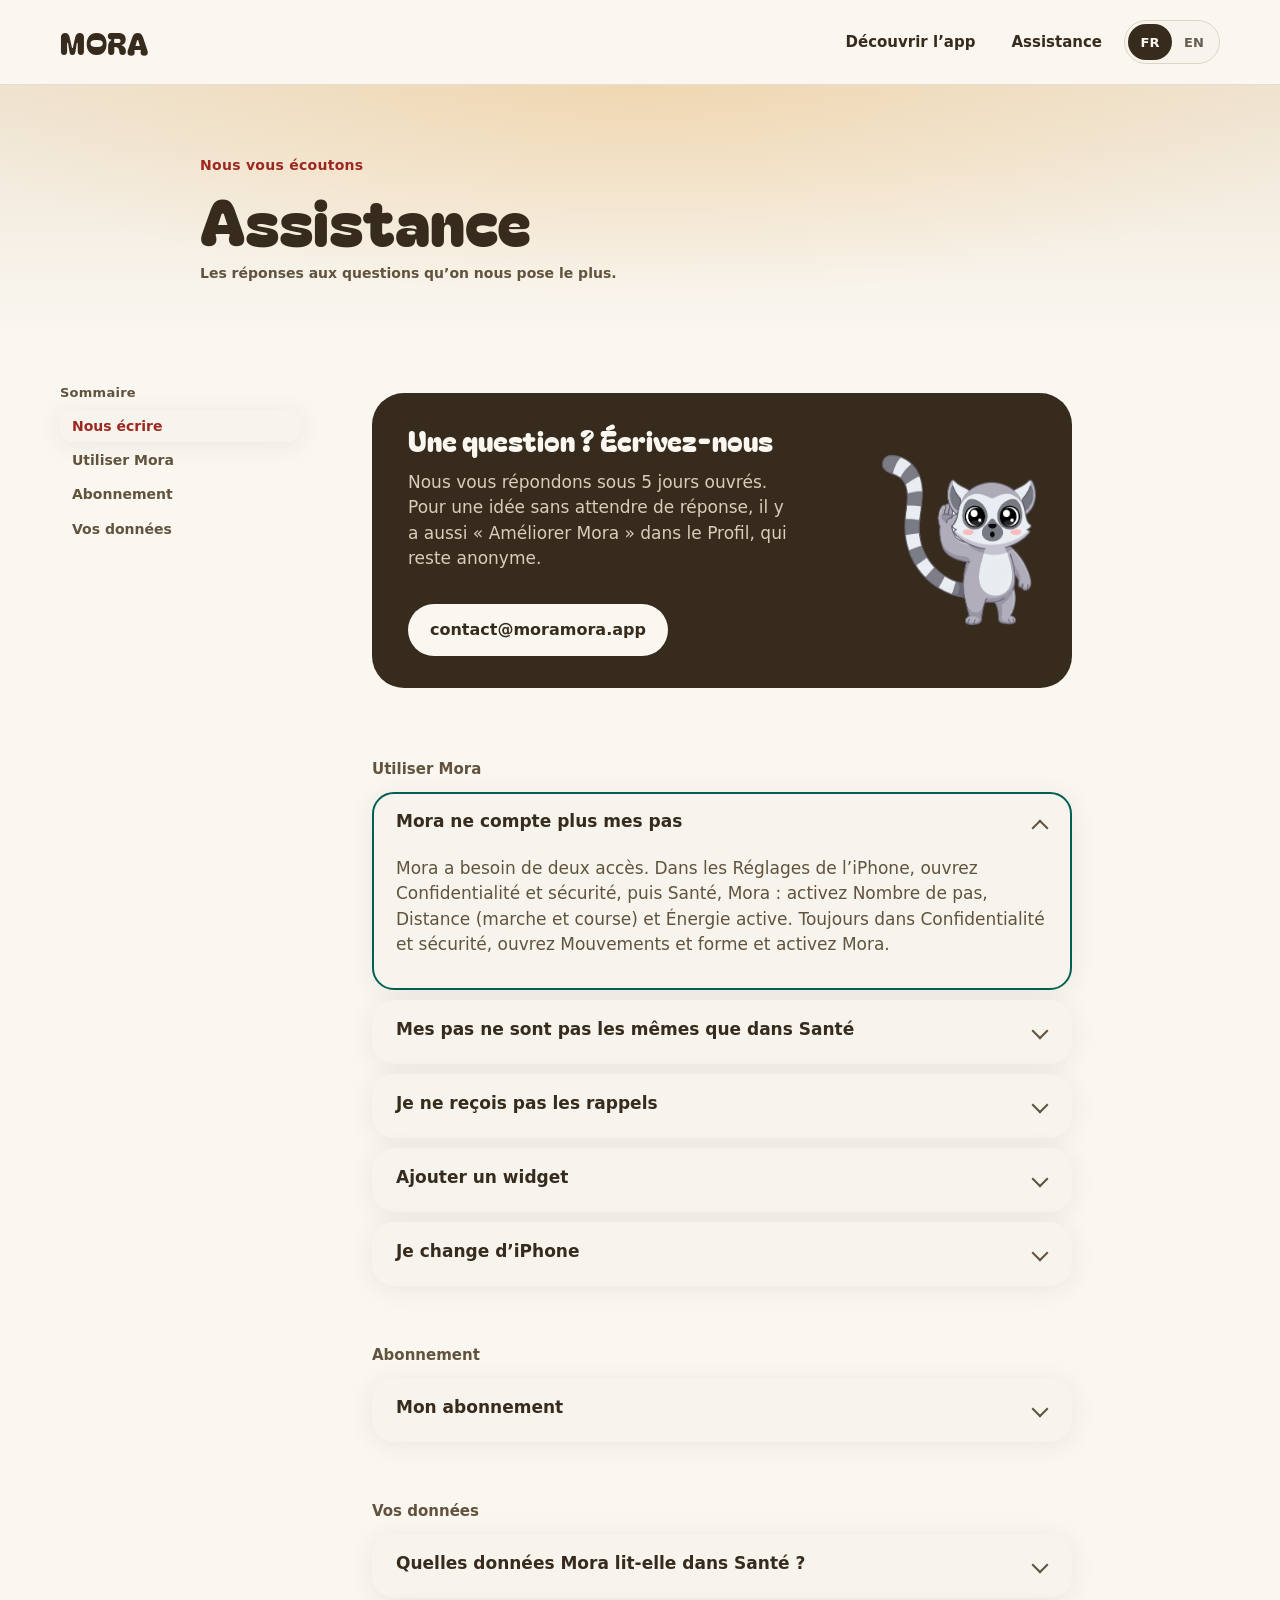
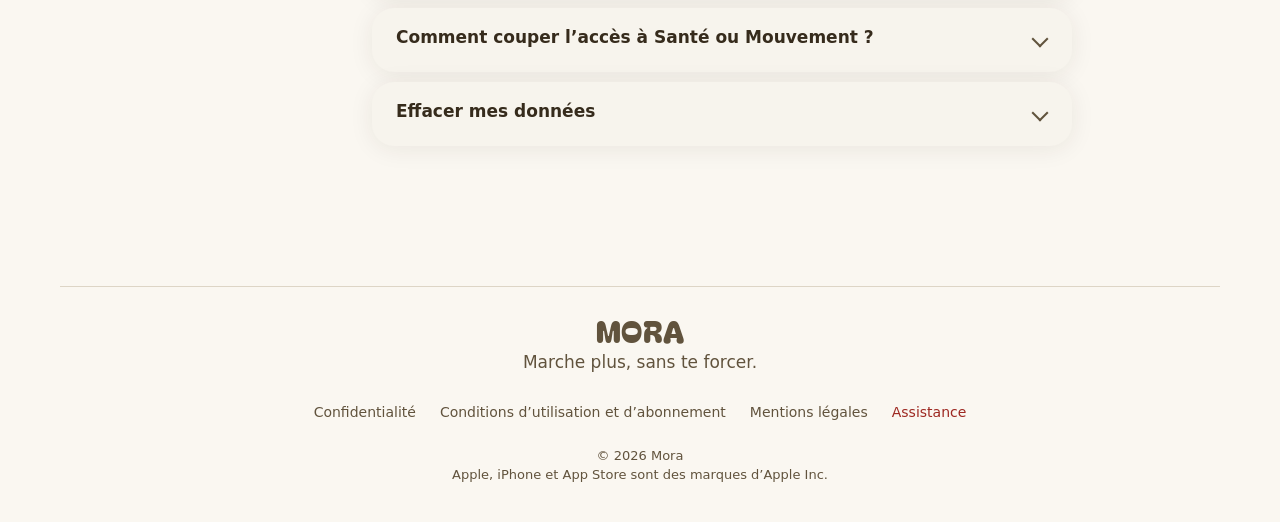
<file: assistance.html>
<!doctype html><html lang="fr"><head><meta charset="utf-8"><meta name="viewport" content="width=device-width,initial-scale=1"><title>Mora · Assistance</title><meta name="description" content="L’assistance de Mora : vos pas, les rappels, les widgets, l’abonnement, vos données."><link rel="alternate" hreflang="fr" href="https://moramora.app/assistance.html"><link rel="alternate" hreflang="en" href="https://moramora.app/en/support.html"><link rel="alternate" hreflang="x-default" href="https://moramora.app/assistance.html"><link rel="canonical" href="https://moramora.app/assistance.html"><meta name="theme-color" content="#9D2821"><meta property="og:type" content="website"><meta property="og:url" content="https://moramora.app/assistance.html"><meta property="og:site_name" content="Mora"><meta property="og:title" content="Mora · Assistance"><meta property="og:description" content="L’assistance de Mora : vos pas, les rappels, les widgets, l’abonnement, vos données."><meta property="og:image" content="https://moramora.app/og-image.png"><meta property="og:locale" content="fr_FR"><meta property="og:locale:alternate" content="en_US"><meta name="twitter:card" content="summary_large_image"><link rel="icon" href="assets/icone-apercu.png"><link rel="apple-touch-icon" href="assets/icone-apercu.png"><script>(()=>{const d=document.documentElement;if(new URLSearchParams(location.search).get('langue')==='en'){location.replace('en/support.html'+location.hash);return}d.className='l-fr';d.lang='fr';try{localStorage.setItem('mora-site-langue','fr')}catch(e){}d.dataset.etat=new URLSearchParams(location.search).get('etat')==='dispo'?'dispo':'bientot'})()</script><link rel="stylesheet" href="site.css"></head><body><header class="entete clair"><div class="cadre nav"><a class="logo" href="index.html"><span class="logo-txt">MORA</span></a><div class="nav-d"><a class="nav-lien opt" href="index.html"><span lang="fr">Découvrir l’app</span></a><a class="nav-lien" href="assistance.html"><span lang="fr">Assistance</span></a><div class="langue" role="group" aria-label="Langue"><a data-l="fr" href="assistance.html" hreflang="fr" aria-current="page" class="on">FR</a><a data-l="en" href="en/support.html" hreflang="en">EN</a></div></div></div></header>
<div class="doc-haut" data-screen-label="01 Assistance"><div class="cadre"><span class="etiq"><span lang="fr">Nous vous écoutons</span></span><h1><span lang="fr">Assistance</span></h1><span class="maj"><span lang="fr">Les réponses aux questions qu’on nous pose le plus.</span></span></div></div>
<main class="cadre doc"><nav class="sommaire" aria-label="Sommaire"><b><span lang="fr">Sommaire</span></b><a href="#contact"><span lang="fr">Nous écrire</span></a><a href="#app"><span lang="fr">Utiliser Mora</span></a><a href="#abonnement"><span lang="fr">Abonnement</span></a><a href="#donnees"><span lang="fr">Vos données</span></a></nav><article class="texte"><section id="contact"><div class="contact"><div><h2><span lang="fr">Une question ? Écrivez-nous</span></h2><p><span lang="fr">Nous vous répondons sous 5 jours ouvrés. Pour une idée sans attendre de réponse, il y a aussi « Améliorer Mora » dans le Profil, qui reste anonyme.</span></p><a class="mail" href="mailto:contact@moramora.app">contact@moramora.app</a></div><img src="assets/c4-ecoute.png" alt=""></div></section><section id="app"><p class="faq-t"><span lang="fr">Utiliser Mora</span></p><div class="faq"><details class="cle" open><summary><span lang="fr">Mora ne compte plus mes pas</span></summary><div class="rep"><p><span lang="fr">Mora a besoin de deux accès. Dans les Réglages de l’iPhone, ouvrez Confidentialité et sécurité, puis Santé, Mora : activez Nombre de pas, Distance (marche et course) et Énergie active. Toujours dans Confidentialité et sécurité, ouvrez Mouvements et forme et activez Mora.</span></p></div></details><details><summary><span lang="fr">Mes pas ne sont pas les mêmes que dans Santé</span></summary><div class="rep"><p><span lang="fr">Pendant la journée, Mora affiche les pas de l’iPhone en direct. L’app Santé y ajoute ensuite ceux de votre Apple Watch, sans les compter deux fois, et Mora s’aligne sur elle. Un petit écart en cours de journée est normal.</span></p></div></details><details><summary><span lang="fr">Je ne reçois pas les rappels</span></summary><div class="rep"><p><span lang="fr">Vérifiez dans les Réglages de l’iPhone, Notifications, Mora, que les notifications sont autorisées. Les heures des rappels se choisissent dans le Profil de Mora, Mes rappels. Un mode Concentration peut aussi les retenir.</span></p></div></details><details><summary><span lang="fr">Ajouter un widget</span></summary><div class="rep"><p><span lang="fr">Sur l’écran d’accueil, appuyez longuement sur un espace vide, touchez Modifier puis Ajouter un widget, et cherchez Mora.</span></p></div></details><details><summary><span lang="fr">Je change d’iPhone</span></summary><div class="rep"><p><span lang="fr">Connectez votre nouvel iPhone au même compte iCloud et activez la synchronisation de Santé. Mora retrouve vos objectifs dans iCloud et vos pas dans Santé, puis reconstitue vos séries.</span></p></div></details></div></section><section id="abonnement"><p class="faq-t"><span lang="fr">Abonnement</span></p><div class="faq"><details><summary><span lang="fr">Mon abonnement</span></summary><div class="rep"><p><span lang="fr">Pour résilier ou changer d’offre : Réglages de l’iPhone, votre nom, Abonnements. Après une réinstallation, touchez « Restaurer » sur l’écran d’abonnement, ou « Restaurer mes achats » dans le Profil. Pour un remboursement, la demande se fait auprès d’Apple, sur <a href="https://reportaproblem.apple.com">reportaproblem.apple.com</a>. Le détail est dans les <a href="conditions.html">conditions d’utilisation</a>.</span></p></div></details></div></section><section id="donnees"><p class="faq-t"><span lang="fr">Vos données</span></p><div class="faq"><details><summary><span lang="fr">Quelles données Mora lit-elle dans Santé ?</span></summary><div class="rep"><p><span lang="fr">Trois données, en lecture seule : votre nombre de pas, votre distance de marche et votre énergie active dépensée. Mora n’écrit jamais rien dans Santé. Le capteur de mouvement de l’iPhone lui donne aussi les pas du jour en direct, et votre cadence se calcule à partir de vos pas. Tout est traité sur votre iPhone, sans compte, et rien n’est vendu ni partagé à des fins publicitaires. Le détail est dans la <a href="confidentialite.html">politique de confidentialité</a>.</span></p></div></details><details><summary><span lang="fr">Comment couper l’accès à Santé ou Mouvement ?</span></summary><div class="rep"><p><span lang="fr">Pour Santé : Réglages de l’iPhone, Santé, Accès aux données et appareils, Mora, puis désactivez les données de votre choix. Pour le mouvement : Réglages, Confidentialité et sécurité, Mouvements et forme, Mora. Sans ces deux accès, Mora ne peut plus compter vos pas.</span></p></div></details><details><summary><span lang="fr">Effacer mes données</span></summary><div class="rep"><p><span lang="fr">Supprimer l’app efface tout ce que Mora garde sur votre iPhone. Pour arrêter les statistiques anonymes sans supprimer l’app : Profil, Paramètres avancés, « Données d’usage anonymes ». Le reste est décrit dans la <a href="confidentialite.html">politique de confidentialité</a>.</span></p></div></details></div></section></article></main><footer class="pied"><div class="cadre"><div><a class="logo" href="index.html"><span class="logo-txt">MORA</span></a><p><span lang="fr">Marche plus, sans te forcer.</span></p></div><nav aria-label="Documents"><a href="confidentialite.html"><span lang="fr">Confidentialité</span></a><a href="conditions.html"><span lang="fr">Conditions d’utilisation et d’abonnement</span></a><a href="mentions-legales.html"><span lang="fr">Mentions légales</span></a><a href="assistance.html" class="ici"><span lang="fr">Assistance</span></a></nav><div class="bas-pied"><span>© 2026 Mora</span><span><span lang="fr">Apple, iPhone et App Store sont des marques d’Apple Inc.</span></span></div></div></footer><script>(()=>{const s=[...document.querySelectorAll('.sommaire a')];if(s.length){const secs=s.map(a=>document.querySelector(a.getAttribute('href')));const maj=()=>{let i=0;secs.forEach((x,k)=>{if(x&&x.getBoundingClientRect().top<180)i=k});s.forEach((a,k)=>a.classList.toggle('on',k===i))};addEventListener('scroll',maj,{passive:true});maj()}})()</script></body></html>
</file>
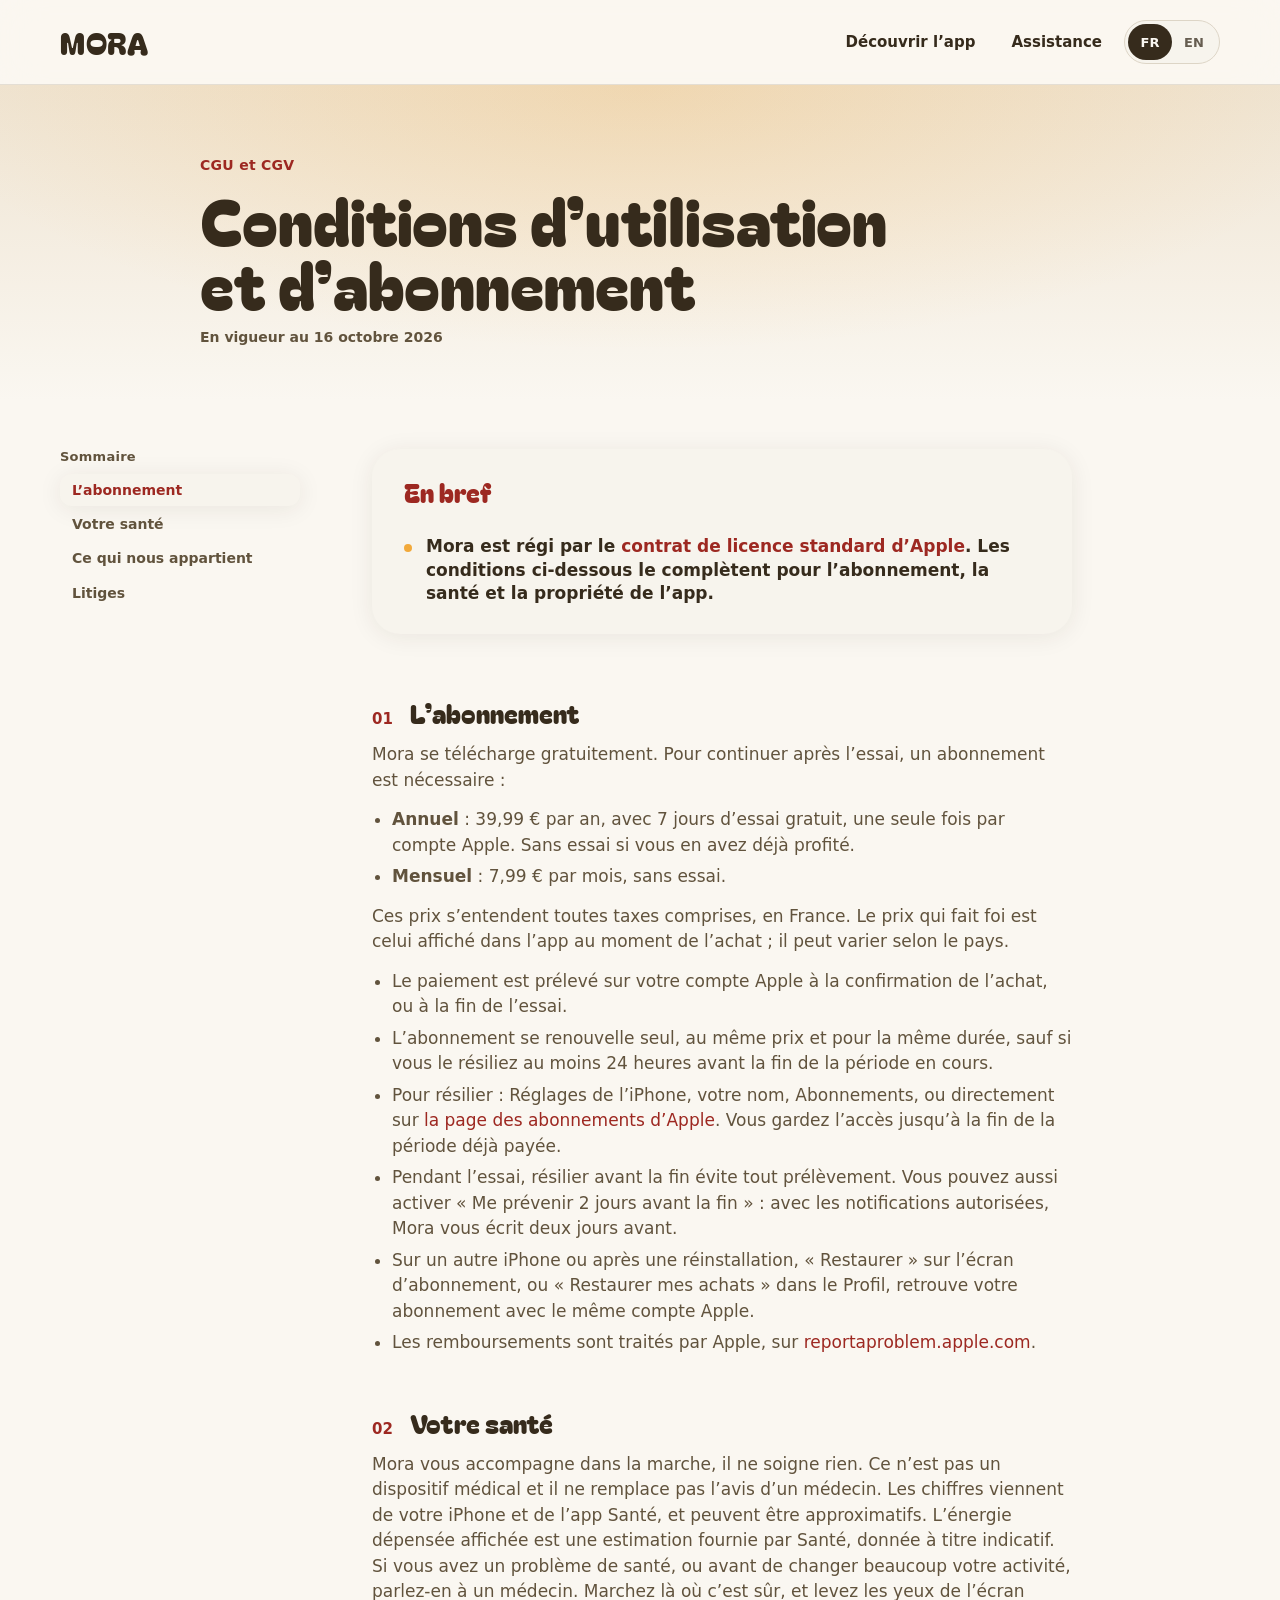
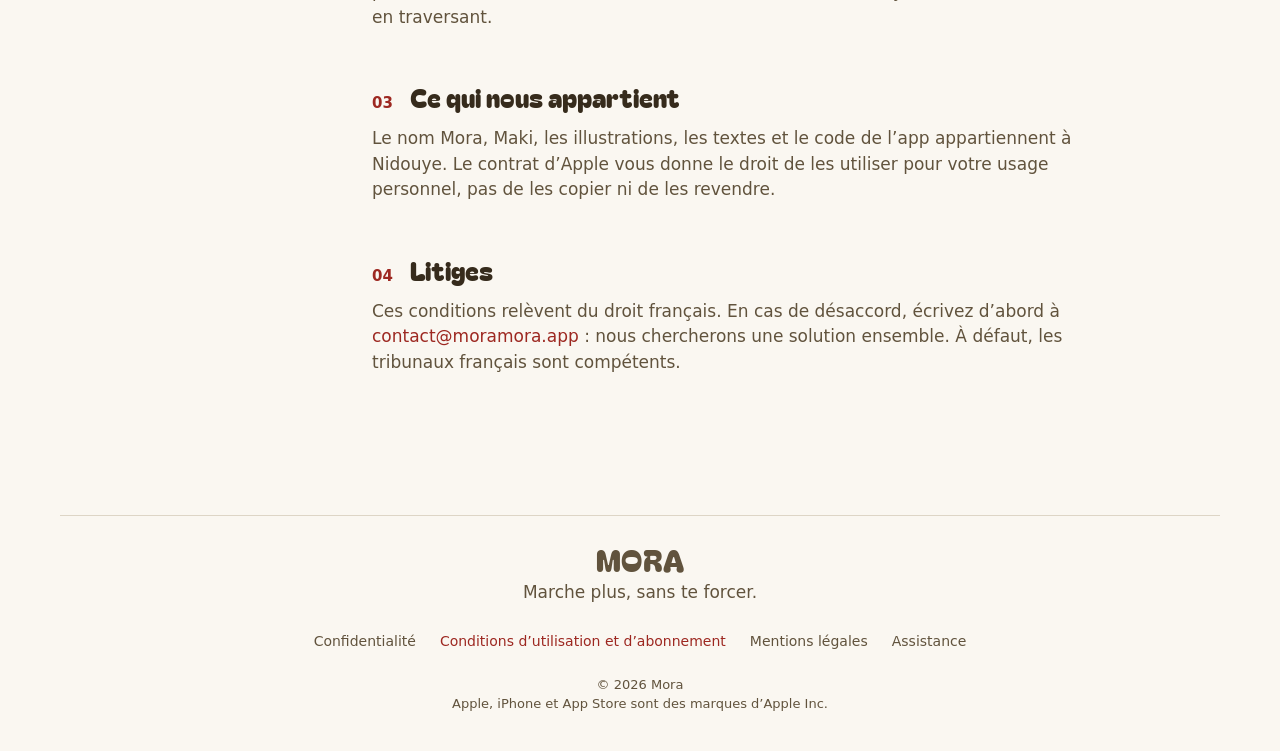
<file: conditions.html>
<!doctype html><html lang="fr"><head><meta charset="utf-8"><meta name="viewport" content="width=device-width,initial-scale=1"><title>Mora · Conditions d’utilisation et d’abonnement</title><meta name="description" content="Les conditions d’utilisation et d’abonnement de Mora : l’essai, les prix, la résiliation, votre santé."><link rel="alternate" hreflang="fr" href="https://moramora.app/conditions.html"><link rel="alternate" hreflang="en" href="https://moramora.app/en/terms.html"><link rel="alternate" hreflang="x-default" href="https://moramora.app/conditions.html"><link rel="canonical" href="https://moramora.app/conditions.html"><meta name="theme-color" content="#9D2821"><meta property="og:type" content="website"><meta property="og:url" content="https://moramora.app/conditions.html"><meta property="og:site_name" content="Mora"><meta property="og:title" content="Mora · Conditions d’utilisation et d’abonnement"><meta property="og:description" content="Les conditions d’utilisation et d’abonnement de Mora : l’essai, les prix, la résiliation, votre santé."><meta property="og:image" content="https://moramora.app/og-image.png"><meta property="og:locale" content="fr_FR"><meta property="og:locale:alternate" content="en_US"><meta name="twitter:card" content="summary_large_image"><link rel="icon" href="assets/icone-apercu.png"><link rel="apple-touch-icon" href="assets/icone-apercu.png"><script>(()=>{const d=document.documentElement;if(new URLSearchParams(location.search).get('langue')==='en'){location.replace('en/terms.html'+location.hash);return}d.className='l-fr';d.lang='fr';try{localStorage.setItem('mora-site-langue','fr')}catch(e){}d.dataset.etat=new URLSearchParams(location.search).get('etat')==='dispo'?'dispo':'bientot'})()</script><link rel="stylesheet" href="site.css"></head><body><header class="entete clair"><div class="cadre nav"><a class="logo" href="index.html"><span class="logo-txt">MORA</span></a><div class="nav-d"><a class="nav-lien opt" href="index.html"><span lang="fr">Découvrir l’app</span></a><a class="nav-lien" href="assistance.html"><span lang="fr">Assistance</span></a><div class="langue" role="group" aria-label="Langue"><a data-l="fr" href="conditions.html" hreflang="fr" aria-current="page" class="on">FR</a><a data-l="en" href="en/terms.html" hreflang="en">EN</a></div></div></div></header>
<div class="doc-haut" data-screen-label="01 Conditions"><div class="cadre"><span class="etiq"><span lang="fr">CGU et CGV</span></span><h1><span lang="fr">Conditions d’utilisation et d’abonnement</span></h1><span class="maj"><span lang="fr">En vigueur au 16 octobre 2026</span></span></div></div>
<main class="cadre doc"><nav class="sommaire" aria-label="Sommaire"><b><span lang="fr">Sommaire</span></b><a href="#abonnement"><span lang="fr">L’abonnement</span></a><a href="#sante"><span lang="fr">Votre santé</span></a><a href="#propriete"><span lang="fr">Ce qui nous appartient</span></a><a href="#litiges"><span lang="fr">Litiges</span></a></nav><article class="texte"><div class="enbref"><h2><span lang="fr">En bref</span></h2><ul><li><span lang="fr">Mora est régi par le <a href="https://www.apple.com/legal/internet-services/itunes/dev/stdeula/">contrat de licence standard d’Apple</a>. Les conditions ci-dessous le complètent pour l’abonnement, la santé et la propriété de l’app.</span></li></ul></div><section id="abonnement"><h2><span class="n">01</span><span lang="fr">L’abonnement</span></h2><p><span lang="fr">Mora se télécharge gratuitement. Pour continuer après l’essai, un abonnement est nécessaire :</span></p><ul class="puces"><li><span lang="fr"><b>Annuel</b> : 39,99 € par an, avec 7 jours d’essai gratuit, une seule fois par compte Apple. Sans essai si vous en avez déjà profité.</span></li><li><span lang="fr"><b>Mensuel</b> : 7,99 € par mois, sans essai.</span></li></ul><p><span lang="fr">Ces prix s’entendent toutes taxes comprises, en France. Le prix qui fait foi est celui affiché dans l’app au moment de l’achat ; il peut varier selon le pays.</span></p><ul class="puces"><li><span lang="fr">Le paiement est prélevé sur votre compte Apple à la confirmation de l’achat, ou à la fin de l’essai.</span></li><li><span lang="fr">L’abonnement se renouvelle seul, au même prix et pour la même durée, sauf si vous le résiliez au moins 24 heures avant la fin de la période en cours.</span></li><li><span lang="fr">Pour résilier : Réglages de l’iPhone, votre nom, Abonnements, ou directement sur <a href="https://apps.apple.com/account/subscriptions">la page des abonnements d’Apple</a>. Vous gardez l’accès jusqu’à la fin de la période déjà payée.</span></li><li><span lang="fr">Pendant l’essai, résilier avant la fin évite tout prélèvement. Vous pouvez aussi activer « Me prévenir 2 jours avant la fin » : avec les notifications autorisées, Mora vous écrit deux jours avant.</span></li><li><span lang="fr">Sur un autre iPhone ou après une réinstallation, « Restaurer » sur l’écran d’abonnement, ou « Restaurer mes achats » dans le Profil, retrouve votre abonnement avec le même compte Apple.</span></li><li><span lang="fr">Les remboursements sont traités par Apple, sur <a href="https://reportaproblem.apple.com">reportaproblem.apple.com</a>.</span></li></ul></section><section id="sante"><h2><span class="n">02</span><span lang="fr">Votre santé</span></h2><p><span lang="fr">Mora vous accompagne dans la marche, il ne soigne rien. Ce n’est pas un dispositif médical et il ne remplace pas l’avis d’un médecin. Les chiffres viennent de votre iPhone et de l’app Santé, et peuvent être approximatifs. L’énergie dépensée affichée est une estimation fournie par Santé, donnée à titre indicatif. Si vous avez un problème de santé, ou avant de changer beaucoup votre activité, parlez-en à un médecin. Marchez là où c’est sûr, et levez les yeux de l’écran en traversant.</span></p></section><section id="propriete"><h2><span class="n">03</span><span lang="fr">Ce qui nous appartient</span></h2><p><span lang="fr">Le nom Mora, Maki, les illustrations, les textes et le code de l’app appartiennent à Nidouye. Le contrat d’Apple vous donne le droit de les utiliser pour votre usage personnel, pas de les copier ni de les revendre.</span></p></section><section id="litiges"><h2><span class="n">04</span><span lang="fr">Litiges</span></h2><p><span lang="fr">Ces conditions relèvent du droit français. En cas de désaccord, écrivez d’abord à <a href="mailto:contact@moramora.app">contact@moramora.app</a> : nous chercherons une solution ensemble. À défaut, les tribunaux français sont compétents.</span></p></section></article></main>
<footer class="pied"><div class="cadre"><div><a class="logo" href="index.html"><span class="logo-txt">MORA</span></a><p><span lang="fr">Marche plus, sans te forcer.</span></p></div><nav aria-label="Documents"><a href="confidentialite.html"><span lang="fr">Confidentialité</span></a><a href="conditions.html" class="ici"><span lang="fr">Conditions d’utilisation et d’abonnement</span></a><a href="mentions-legales.html"><span lang="fr">Mentions légales</span></a><a href="assistance.html"><span lang="fr">Assistance</span></a></nav><div class="bas-pied"><span>© 2026 Mora</span><span><span lang="fr">Apple, iPhone et App Store sont des marques d’Apple Inc.</span></span></div></div></footer><script>(()=>{const s=[...document.querySelectorAll('.sommaire a')];if(s.length){const secs=s.map(a=>document.querySelector(a.getAttribute('href')));const maj=()=>{let i=0;secs.forEach((x,k)=>{if(x&&x.getBoundingClientRect().top<180)i=k});s.forEach((a,k)=>a.classList.toggle('on',k===i))};addEventListener('scroll',maj,{passive:true});maj()}})()</script></body></html>
</file>
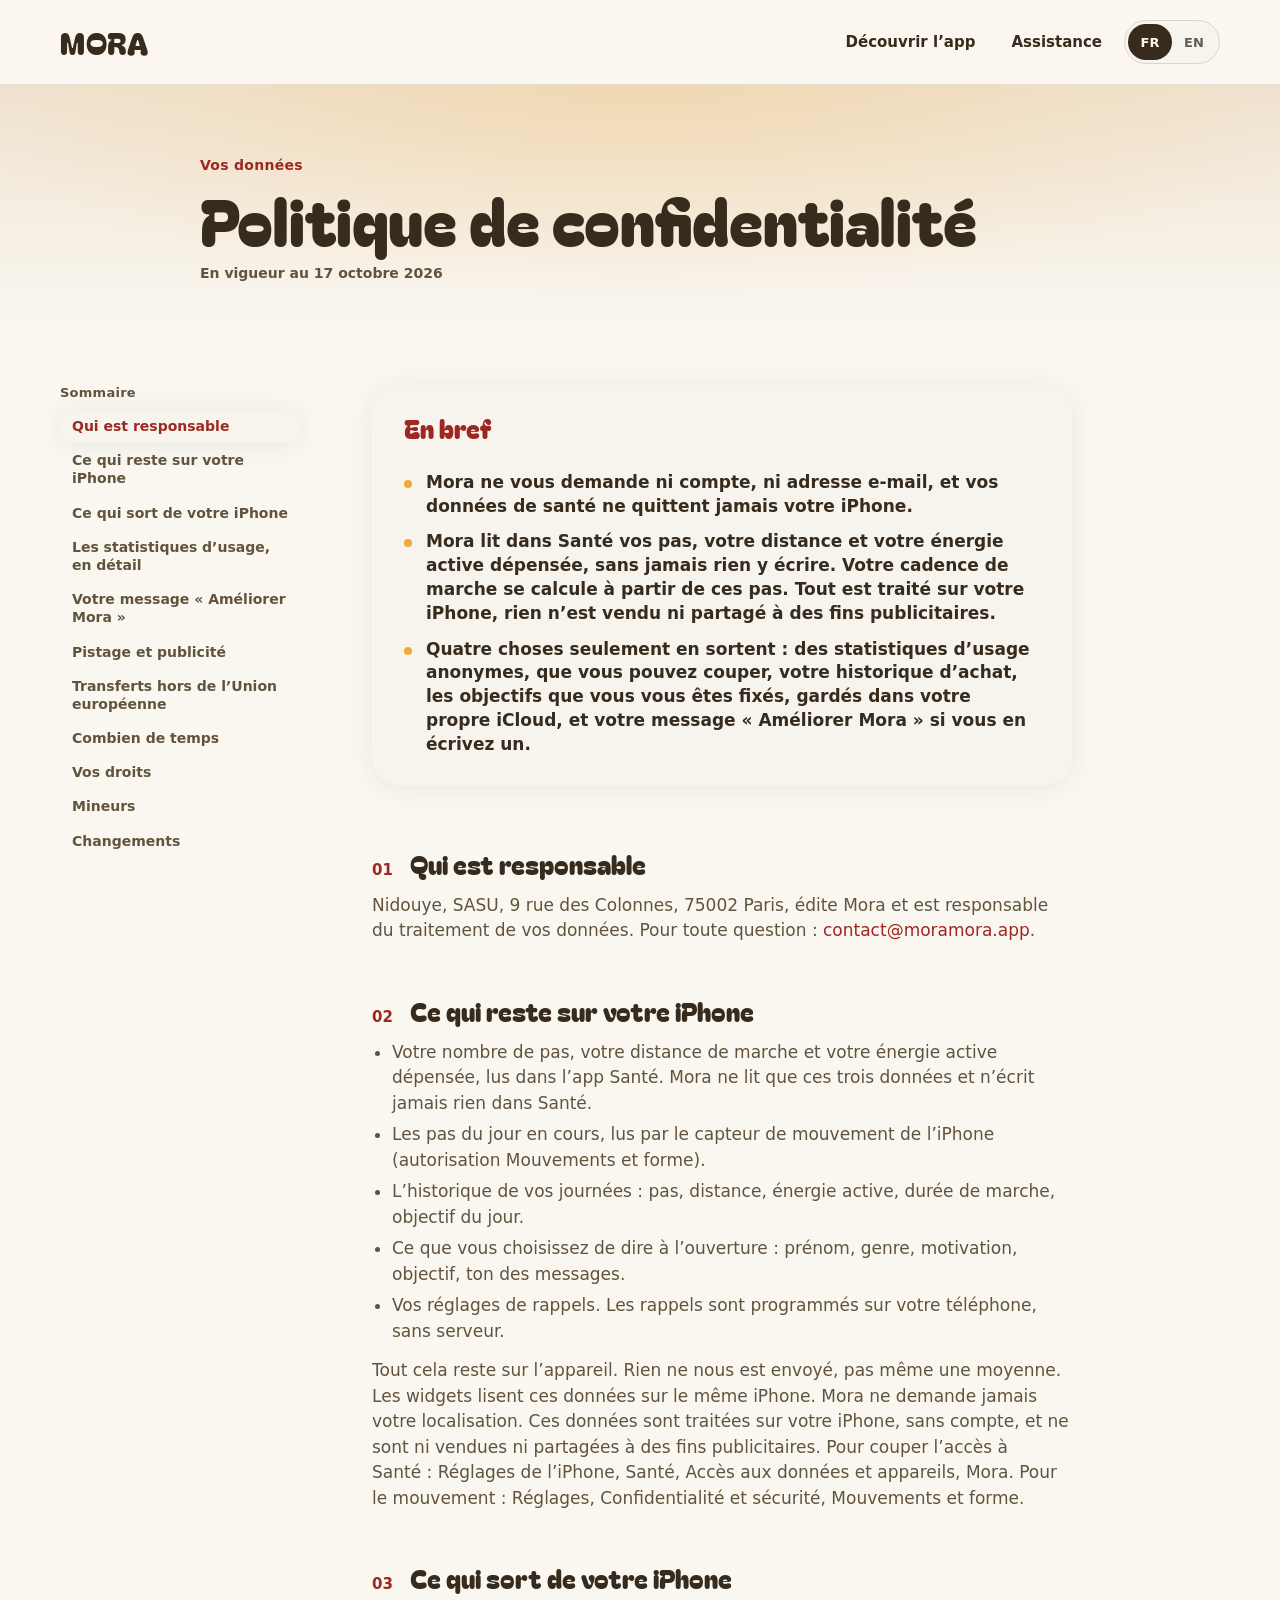
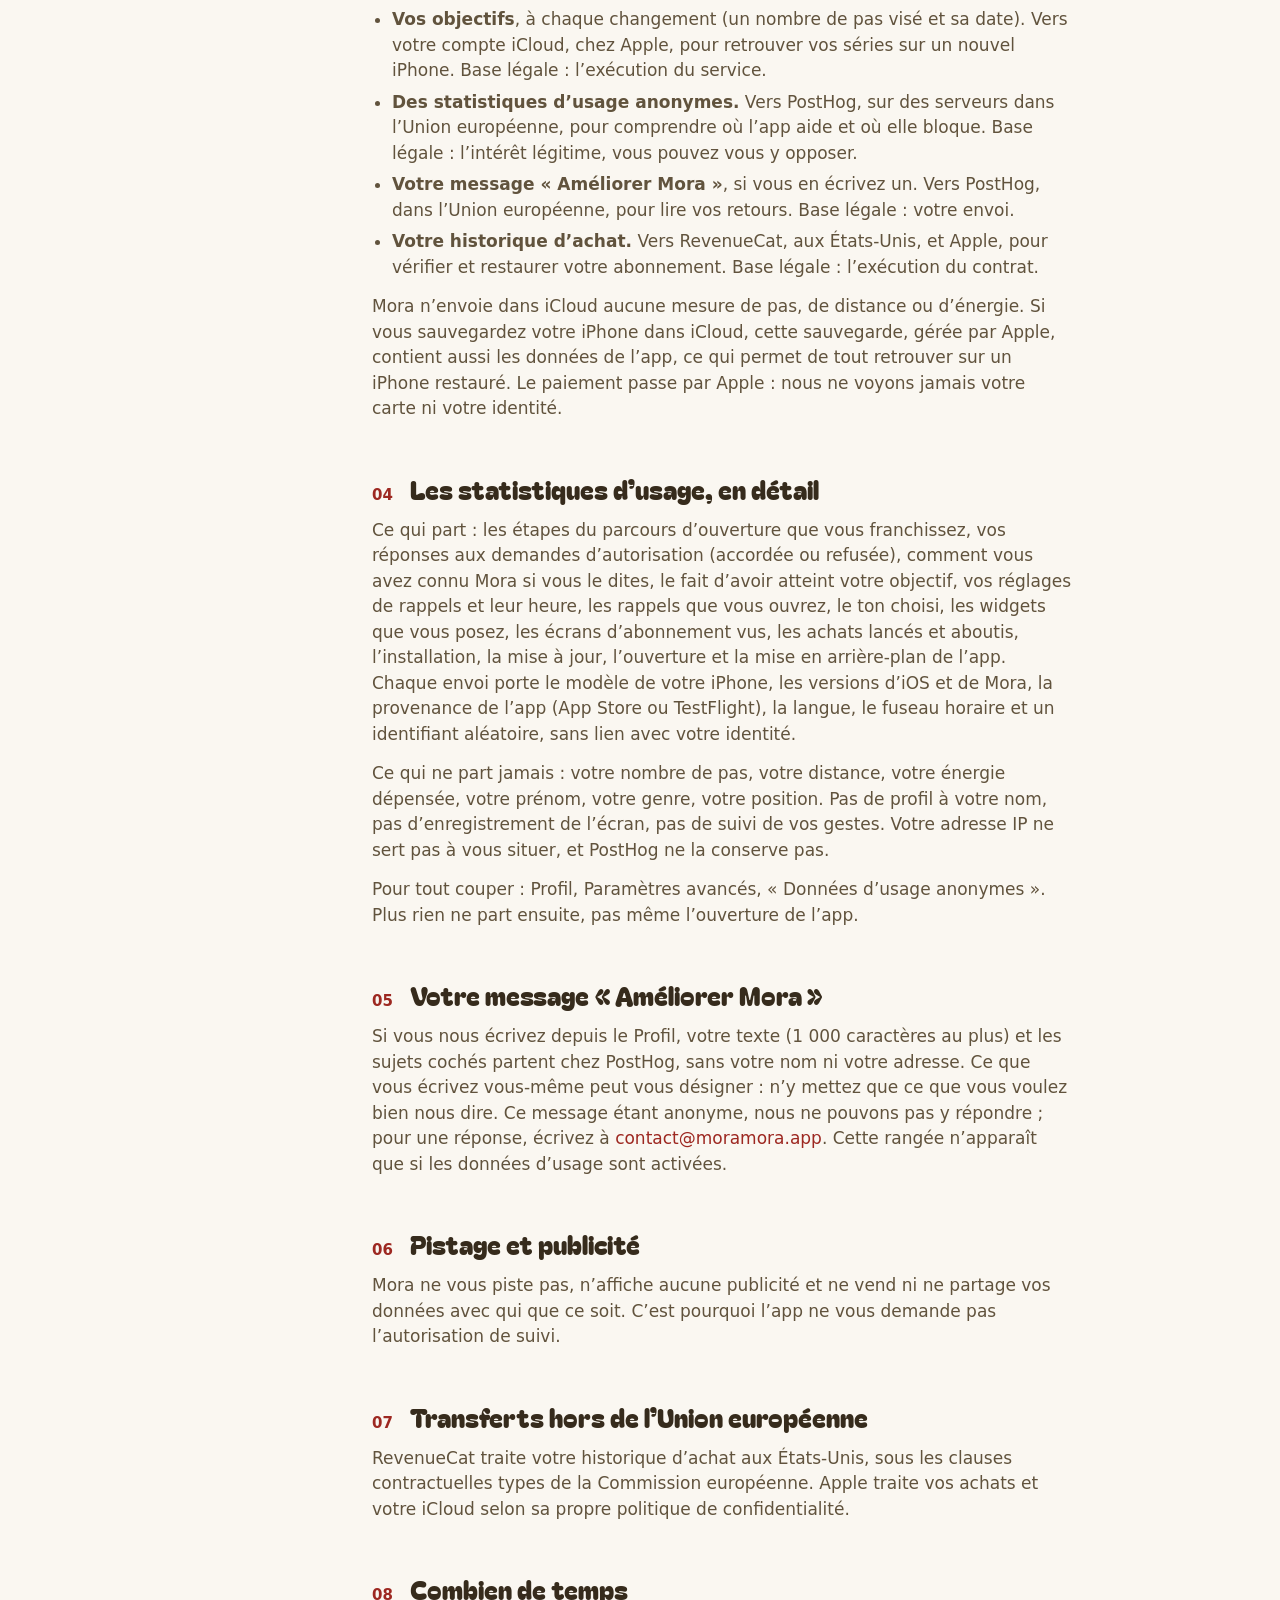
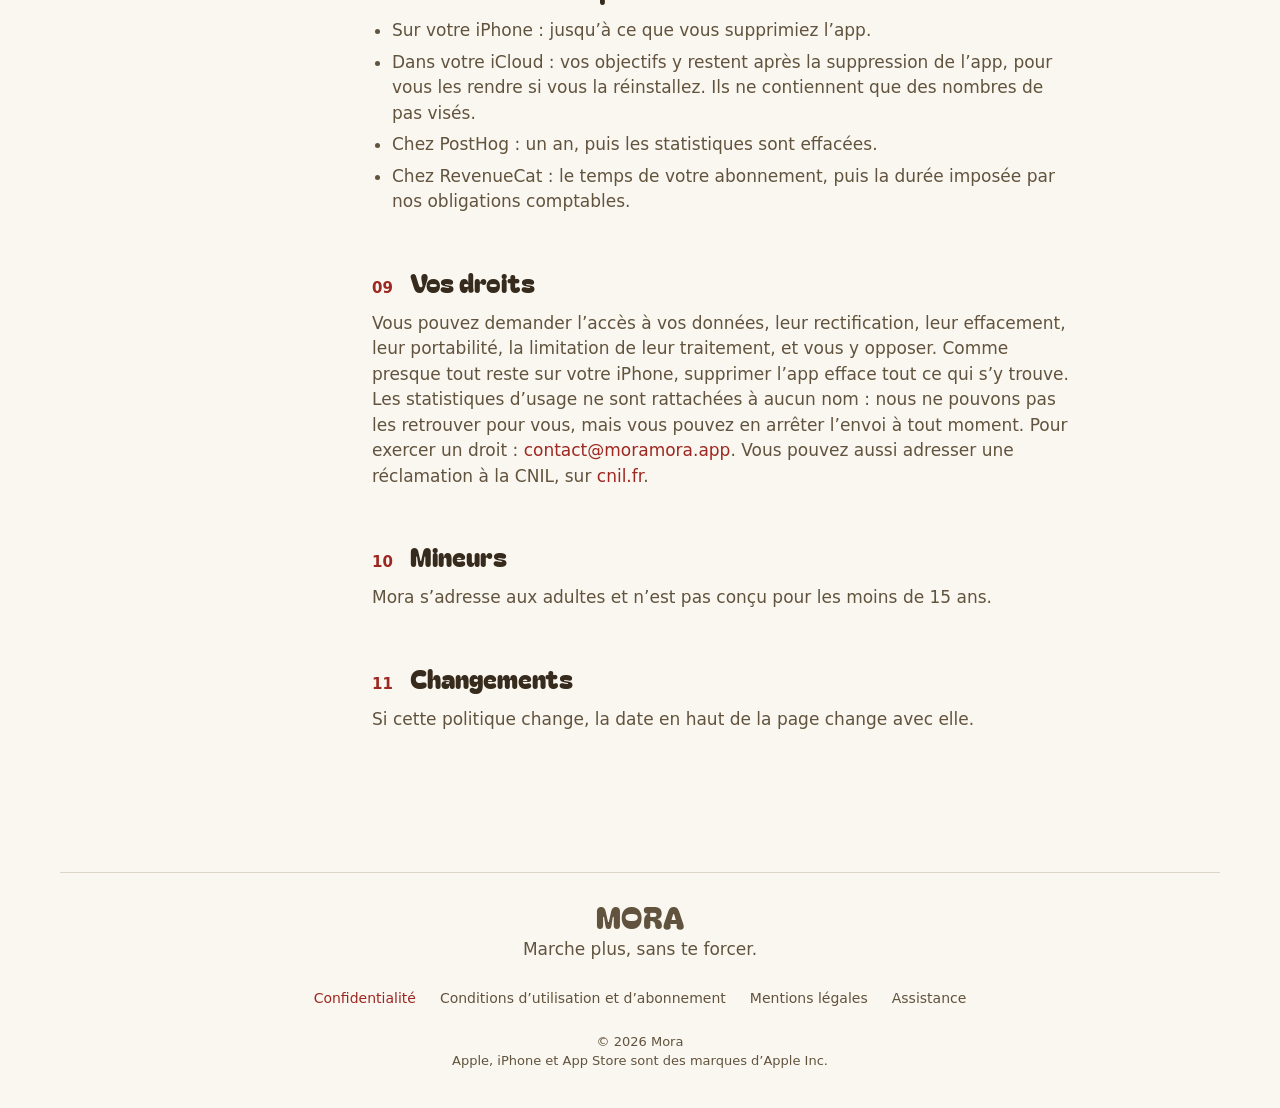
<file: confidentialite.html>
<!doctype html><html lang="fr"><head><meta charset="utf-8"><meta name="viewport" content="width=device-width,initial-scale=1"><title>Mora · Politique de confidentialité</title><meta name="description" content="Comment Mora traite vos données : vos pas restent sur votre iPhone, et ce qui en sort est décrit ici."><link rel="alternate" hreflang="fr" href="https://moramora.app/confidentialite.html"><link rel="alternate" hreflang="en" href="https://moramora.app/en/privacy.html"><link rel="alternate" hreflang="x-default" href="https://moramora.app/confidentialite.html"><link rel="canonical" href="https://moramora.app/confidentialite.html"><meta name="theme-color" content="#9D2821"><meta property="og:type" content="website"><meta property="og:url" content="https://moramora.app/confidentialite.html"><meta property="og:site_name" content="Mora"><meta property="og:title" content="Mora · Politique de confidentialité"><meta property="og:description" content="Comment Mora traite vos données : vos pas restent sur votre iPhone, et ce qui en sort est décrit ici."><meta property="og:image" content="https://moramora.app/og-image.png"><meta property="og:locale" content="fr_FR"><meta property="og:locale:alternate" content="en_US"><meta name="twitter:card" content="summary_large_image"><link rel="icon" href="assets/icone-apercu.png"><link rel="apple-touch-icon" href="assets/icone-apercu.png"><script>(()=>{const d=document.documentElement;if(new URLSearchParams(location.search).get('langue')==='en'){location.replace('en/privacy.html'+location.hash);return}d.className='l-fr';d.lang='fr';try{localStorage.setItem('mora-site-langue','fr')}catch(e){}d.dataset.etat=new URLSearchParams(location.search).get('etat')==='dispo'?'dispo':'bientot'})()</script><link rel="stylesheet" href="site.css"></head><body><header class="entete clair"><div class="cadre nav"><a class="logo" href="index.html"><span class="logo-txt">MORA</span></a><div class="nav-d"><a class="nav-lien opt" href="index.html"><span lang="fr">Découvrir l’app</span></a><a class="nav-lien" href="assistance.html"><span lang="fr">Assistance</span></a><div class="langue" role="group" aria-label="Langue"><a data-l="fr" href="confidentialite.html" hreflang="fr" aria-current="page" class="on">FR</a><a data-l="en" href="en/privacy.html" hreflang="en">EN</a></div></div></div></header>
<div class="doc-haut" data-screen-label="01 Confidentialité"><div class="cadre"><span class="etiq"><span lang="fr">Vos données</span></span><h1><span lang="fr">Politique de confidentialité</span></h1><span class="maj"><span lang="fr">En vigueur au 17 octobre 2026</span></span></div></div>
<main class="cadre doc"><nav class="sommaire" aria-label="Sommaire"><b><span lang="fr">Sommaire</span></b><a href="#responsable"><span lang="fr">Qui est responsable</span></a><a href="#iphone"><span lang="fr">Ce qui reste sur votre iPhone</span></a><a href="#sortie"><span lang="fr">Ce qui sort de votre iPhone</span></a><a href="#statistiques"><span lang="fr">Les statistiques d’usage, en détail</span></a><a href="#message"><span lang="fr">Votre message « Améliorer Mora »</span></a><a href="#pistage"><span lang="fr">Pistage et publicité</span></a><a href="#transferts"><span lang="fr">Transferts hors de l’Union européenne</span></a><a href="#duree"><span lang="fr">Combien de temps</span></a><a href="#droits"><span lang="fr">Vos droits</span></a><a href="#mineurs"><span lang="fr">Mineurs</span></a><a href="#changements"><span lang="fr">Changements</span></a></nav><article class="texte"><div class="enbref"><h2><span lang="fr">En bref</span></h2><ul><li><span lang="fr">Mora ne vous demande ni compte, ni adresse e-mail, et vos données de santé ne quittent jamais votre iPhone.</span></li><li><span lang="fr">Mora lit dans Santé vos pas, votre distance et votre énergie active dépensée, sans jamais rien y écrire. Votre cadence de marche se calcule à partir de ces pas. Tout est traité sur votre iPhone, rien n’est vendu ni partagé à des fins publicitaires.</span></li><li><span lang="fr">Quatre choses seulement en sortent : des statistiques d’usage anonymes, que vous pouvez couper, votre historique d’achat, les objectifs que vous vous êtes fixés, gardés dans votre propre iCloud, et votre message « Améliorer Mora » si vous en écrivez un.</span></li></ul></div><section id="responsable"><h2><span class="n">01</span><span lang="fr">Qui est responsable</span></h2><p><span lang="fr">Nidouye, SASU, 9 rue des Colonnes, 75002 Paris, édite Mora et est responsable du traitement de vos données. Pour toute question : <a href="mailto:contact@moramora.app">contact@moramora.app</a>.</span></p></section><section id="iphone"><h2><span class="n">02</span><span lang="fr">Ce qui reste sur votre iPhone</span></h2><ul class="puces"><li><span lang="fr">Votre nombre de pas, votre distance de marche et votre énergie active dépensée, lus dans l’app Santé. Mora ne lit que ces trois données et n’écrit jamais rien dans Santé.</span></li><li><span lang="fr">Les pas du jour en cours, lus par le capteur de mouvement de l’iPhone (autorisation Mouvements et forme).</span></li><li><span lang="fr">L’historique de vos journées : pas, distance, énergie active, durée de marche, objectif du jour.</span></li><li><span lang="fr">Ce que vous choisissez de dire à l’ouverture : prénom, genre, motivation, objectif, ton des messages.</span></li><li><span lang="fr">Vos réglages de rappels. Les rappels sont programmés sur votre téléphone, sans serveur.</span></li></ul><p><span lang="fr">Tout cela reste sur l’appareil. Rien ne nous est envoyé, pas même une moyenne. Les widgets lisent ces données sur le même iPhone. Mora ne demande jamais votre localisation. Ces données sont traitées sur votre iPhone, sans compte, et ne sont ni vendues ni partagées à des fins publicitaires. Pour couper l’accès à Santé : Réglages de l’iPhone, Santé, Accès aux données et appareils, Mora. Pour le mouvement : Réglages, Confidentialité et sécurité, Mouvements et forme.</span></p></section><section id="sortie"><h2><span class="n">03</span><span lang="fr">Ce qui sort de votre iPhone</span></h2><ul class="puces"><li><span lang="fr"><b>Vos objectifs</b>, à chaque changement (un nombre de pas visé et sa date). Vers votre compte iCloud, chez Apple, pour retrouver vos séries sur un nouvel iPhone. Base légale : l’exécution du service.</span></li><li><span lang="fr"><b>Des statistiques d’usage anonymes.</b> Vers PostHog, sur des serveurs dans l’Union européenne, pour comprendre où l’app aide et où elle bloque. Base légale : l’intérêt légitime, vous pouvez vous y opposer.</span></li><li><span lang="fr"><b>Votre message « Améliorer Mora »</b>, si vous en écrivez un. Vers PostHog, dans l’Union européenne, pour lire vos retours. Base légale : votre envoi.</span></li><li><span lang="fr"><b>Votre historique d’achat.</b> Vers RevenueCat, aux États-Unis, et Apple, pour vérifier et restaurer votre abonnement. Base légale : l’exécution du contrat.</span></li></ul><p><span lang="fr">Mora n’envoie dans iCloud aucune mesure de pas, de distance ou d’énergie. Si vous sauvegardez votre iPhone dans iCloud, cette sauvegarde, gérée par Apple, contient aussi les données de l’app, ce qui permet de tout retrouver sur un iPhone restauré. Le paiement passe par Apple : nous ne voyons jamais votre carte ni votre identité.</span></p></section><section id="statistiques"><h2><span class="n">04</span><span lang="fr">Les statistiques d’usage, en détail</span></h2><p><span lang="fr">Ce qui part : les étapes du parcours d’ouverture que vous franchissez, vos réponses aux demandes d’autorisation (accordée ou refusée), comment vous avez connu Mora si vous le dites, le fait d’avoir atteint votre objectif, vos réglages de rappels et leur heure, les rappels que vous ouvrez, le ton choisi, les widgets que vous posez, les écrans d’abonnement vus, les achats lancés et aboutis, l’installation, la mise à jour, l’ouverture et la mise en arrière-plan de l’app. Chaque envoi porte le modèle de votre iPhone, les versions d’iOS et de Mora, la provenance de l’app (App Store ou TestFlight), la langue, le fuseau horaire et un identifiant aléatoire, sans lien avec votre identité.</span></p><p><span lang="fr">Ce qui ne part jamais : votre nombre de pas, votre distance, votre énergie dépensée, votre prénom, votre genre, votre position. Pas de profil à votre nom, pas d’enregistrement de l’écran, pas de suivi de vos gestes. Votre adresse IP ne sert pas à vous situer, et PostHog ne la conserve pas.</span></p><p><span lang="fr">Pour tout couper : Profil, Paramètres avancés, « Données d’usage anonymes ». Plus rien ne part ensuite, pas même l’ouverture de l’app.</span></p></section><section id="message"><h2><span class="n">05</span><span lang="fr">Votre message « Améliorer Mora »</span></h2><p><span lang="fr">Si vous nous écrivez depuis le Profil, votre texte (1 000 caractères au plus) et les sujets cochés partent chez PostHog, sans votre nom ni votre adresse. Ce que vous écrivez vous-même peut vous désigner : n’y mettez que ce que vous voulez bien nous dire. Ce message étant anonyme, nous ne pouvons pas y répondre ; pour une réponse, écrivez à <a href="mailto:contact@moramora.app">contact@moramora.app</a>. Cette rangée n’apparaît que si les données d’usage sont activées.</span></p></section><section id="pistage"><h2><span class="n">06</span><span lang="fr">Pistage et publicité</span></h2><p><span lang="fr">Mora ne vous piste pas, n’affiche aucune publicité et ne vend ni ne partage vos données avec qui que ce soit. C’est pourquoi l’app ne vous demande pas l’autorisation de suivi.</span></p></section><section id="transferts"><h2><span class="n">07</span><span lang="fr">Transferts hors de l’Union européenne</span></h2><p><span lang="fr">RevenueCat traite votre historique d’achat aux États-Unis, sous les clauses contractuelles types de la Commission européenne. Apple traite vos achats et votre iCloud selon sa propre politique de confidentialité.</span></p></section><section id="duree"><h2><span class="n">08</span><span lang="fr">Combien de temps</span></h2><ul class="puces"><li><span lang="fr">Sur votre iPhone : jusqu’à ce que vous supprimiez l’app.</span></li><li><span lang="fr">Dans votre iCloud : vos objectifs y restent après la suppression de l’app, pour vous les rendre si vous la réinstallez. Ils ne contiennent que des nombres de pas visés.</span></li><li><span lang="fr">Chez PostHog : un an, puis les statistiques sont effacées.</span></li><li><span lang="fr">Chez RevenueCat : le temps de votre abonnement, puis la durée imposée par nos obligations comptables.</span></li></ul></section><section id="droits"><h2><span class="n">09</span><span lang="fr">Vos droits</span></h2><p><span lang="fr">Vous pouvez demander l’accès à vos données, leur rectification, leur effacement, leur portabilité, la limitation de leur traitement, et vous y opposer. Comme presque tout reste sur votre iPhone, supprimer l’app efface tout ce qui s’y trouve. Les statistiques d’usage ne sont rattachées à aucun nom : nous ne pouvons pas les retrouver pour vous, mais vous pouvez en arrêter l’envoi à tout moment. Pour exercer un droit : <a href="mailto:contact@moramora.app">contact@moramora.app</a>. Vous pouvez aussi adresser une réclamation à la CNIL, sur <a href="https://www.cnil.fr">cnil.fr</a>.</span></p></section><section id="mineurs"><h2><span class="n">10</span><span lang="fr">Mineurs</span></h2><p><span lang="fr">Mora s’adresse aux adultes et n’est pas conçu pour les moins de 15 ans.</span></p></section><section id="changements"><h2><span class="n">11</span><span lang="fr">Changements</span></h2><p><span lang="fr">Si cette politique change, la date en haut de la page change avec elle.</span></p></section></article></main>
<footer class="pied"><div class="cadre"><div><a class="logo" href="index.html"><span class="logo-txt">MORA</span></a><p><span lang="fr">Marche plus, sans te forcer.</span></p></div><nav aria-label="Documents"><a href="confidentialite.html" class="ici"><span lang="fr">Confidentialité</span></a><a href="conditions.html"><span lang="fr">Conditions d’utilisation et d’abonnement</span></a><a href="mentions-legales.html"><span lang="fr">Mentions légales</span></a><a href="assistance.html"><span lang="fr">Assistance</span></a></nav><div class="bas-pied"><span>© 2026 Mora</span><span><span lang="fr">Apple, iPhone et App Store sont des marques d’Apple Inc.</span></span></div></div></footer><script>(()=>{const s=[...document.querySelectorAll('.sommaire a')];if(s.length){const secs=s.map(a=>document.querySelector(a.getAttribute('href')));const maj=()=>{let i=0;secs.forEach((x,k)=>{if(x&&x.getBoundingClientRect().top<180)i=k});s.forEach((a,k)=>a.classList.toggle('on',k===i))};addEventListener('scroll',maj,{passive:true});maj()}})()</script></body></html>
</file>
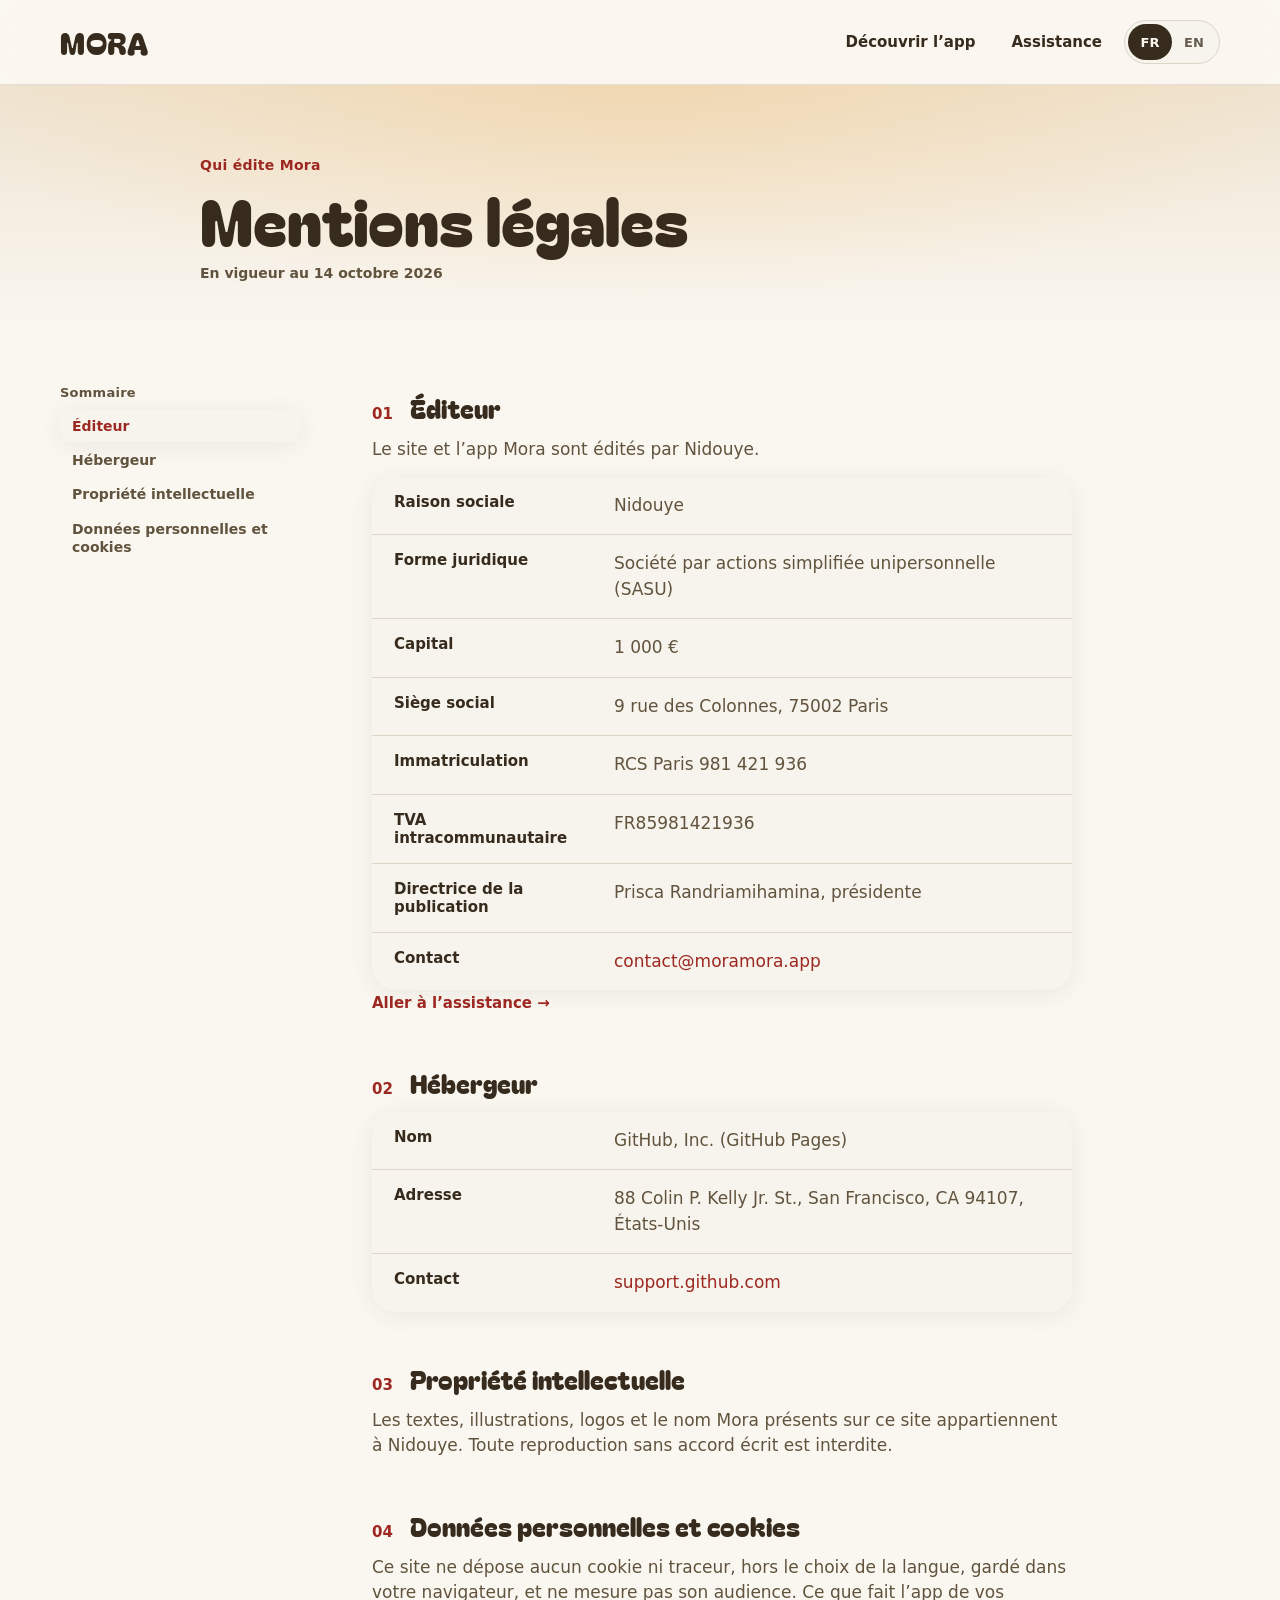
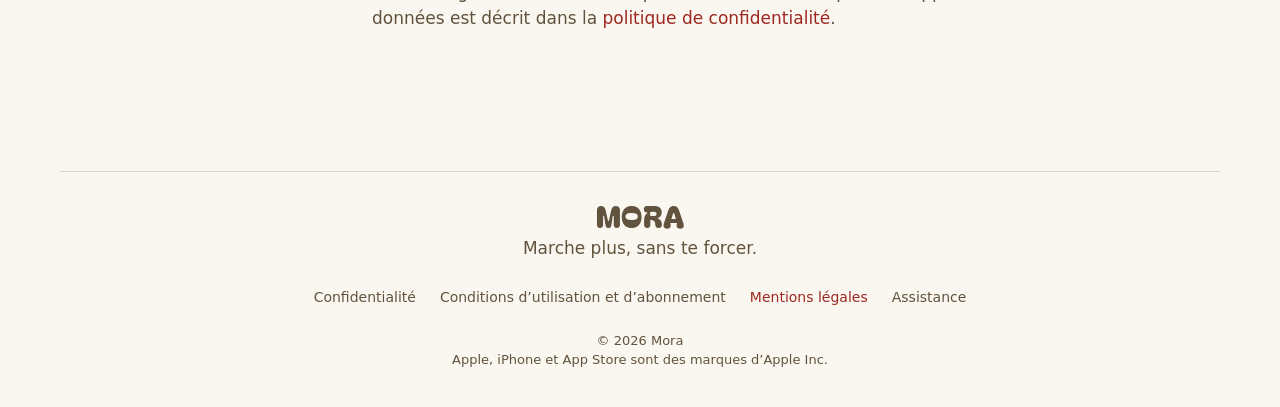
<file: mentions-legales.html>
<!doctype html><html lang="fr"><head><meta charset="utf-8"><meta name="viewport" content="width=device-width,initial-scale=1"><title>Mora · Mentions légales</title><meta name="description" content="Les mentions légales du site et de l’app Mora, édités par Nidouye."><link rel="alternate" hreflang="fr" href="https://moramora.app/mentions-legales.html"><link rel="alternate" hreflang="en" href="https://moramora.app/en/legal.html"><link rel="alternate" hreflang="x-default" href="https://moramora.app/mentions-legales.html"><link rel="canonical" href="https://moramora.app/mentions-legales.html"><meta name="theme-color" content="#9D2821"><meta property="og:type" content="website"><meta property="og:url" content="https://moramora.app/mentions-legales.html"><meta property="og:site_name" content="Mora"><meta property="og:title" content="Mora · Mentions légales"><meta property="og:description" content="Les mentions légales du site et de l’app Mora, édités par Nidouye."><meta property="og:image" content="https://moramora.app/og-image.png"><meta property="og:locale" content="fr_FR"><meta property="og:locale:alternate" content="en_US"><meta name="twitter:card" content="summary_large_image"><link rel="icon" href="assets/icone-apercu.png"><link rel="apple-touch-icon" href="assets/icone-apercu.png"><script>(()=>{const d=document.documentElement;if(new URLSearchParams(location.search).get('langue')==='en'){location.replace('en/legal.html'+location.hash);return}d.className='l-fr';d.lang='fr';try{localStorage.setItem('mora-site-langue','fr')}catch(e){}d.dataset.etat=new URLSearchParams(location.search).get('etat')==='dispo'?'dispo':'bientot'})()</script><link rel="stylesheet" href="site.css"></head><body><header class="entete clair"><div class="cadre nav"><a class="logo" href="index.html"><span class="logo-txt">MORA</span></a><div class="nav-d"><a class="nav-lien opt" href="index.html"><span lang="fr">Découvrir l’app</span></a><a class="nav-lien" href="assistance.html"><span lang="fr">Assistance</span></a><div class="langue" role="group" aria-label="Langue"><a data-l="fr" href="mentions-legales.html" hreflang="fr" aria-current="page" class="on">FR</a><a data-l="en" href="en/legal.html" hreflang="en">EN</a></div></div></div></header>
<div class="doc-haut" data-screen-label="01 Mentions légales"><div class="cadre"><span class="etiq"><span lang="fr">Qui édite Mora</span></span><h1><span lang="fr">Mentions légales</span></h1><span class="maj"><span lang="fr">En vigueur au 14 octobre 2026</span></span></div></div>
<main class="cadre doc"><nav class="sommaire" aria-label="Sommaire"><b><span lang="fr">Sommaire</span></b><a href="#editeur"><span lang="fr">Éditeur</span></a><a href="#hebergeur"><span lang="fr">Hébergeur</span></a><a href="#pi"><span lang="fr">Propriété intellectuelle</span></a><a href="#cookies"><span lang="fr">Données personnelles et cookies</span></a></nav><article class="texte"><section id="editeur"><h2><span class="n">01</span><span lang="fr">Éditeur</span></h2><p><span lang="fr">Le site et l’app Mora sont édités par Nidouye.</span></p><dl class="fiche"><dt><span lang="fr">Raison sociale</span></dt><dd>Nidouye</dd><dt><span lang="fr">Forme juridique</span></dt><dd><span lang="fr">Société par actions simplifiée unipersonnelle (SASU)</span></dd><dt><span lang="fr">Capital</span></dt><dd><span lang="fr">1 000 €</span></dd><dt><span lang="fr">Siège social</span></dt><dd><span lang="fr">9 rue des Colonnes, 75002 Paris</span></dd><dt><span lang="fr">Immatriculation</span></dt><dd>RCS Paris 981 421 936</dd><dt><span lang="fr">TVA intracommunautaire</span></dt><dd>FR85981421936</dd><dt><span lang="fr">Directrice de la publication</span></dt><dd><span lang="fr">Prisca Randriamihamina, présidente</span></dd><dt><span lang="fr">Contact</span></dt><dd><a href="mailto:contact@moramora.app">contact@moramora.app</a></dd></dl><a class="voir" href="assistance.html"><span lang="fr">Aller à l’assistance →</span></a></section><section id="hebergeur"><h2><span class="n">02</span><span lang="fr">Hébergeur</span></h2><dl class="fiche"><dt><span lang="fr">Nom</span></dt><dd>GitHub, Inc. (GitHub Pages)</dd><dt><span lang="fr">Adresse</span></dt><dd><span lang="fr">88 Colin P. Kelly Jr. St., San Francisco, CA 94107, États-Unis</span></dd><dt><span lang="fr">Contact</span></dt><dd><a href="https://support.github.com">support.github.com</a></dd></dl></section><section id="pi"><h2><span class="n">03</span><span lang="fr">Propriété intellectuelle</span></h2><p><span lang="fr">Les textes, illustrations, logos et le nom Mora présents sur ce site appartiennent à Nidouye. Toute reproduction sans accord écrit est interdite.</span></p></section><section id="cookies"><h2><span class="n">04</span><span lang="fr">Données personnelles et cookies</span></h2><p><span lang="fr">Ce site ne dépose aucun cookie ni traceur, hors le choix de la langue, gardé dans votre navigateur, et ne mesure pas son audience. Ce que fait l’app de vos données est décrit dans la <a href="confidentialite.html">politique de confidentialité</a>.</span></p></section></article></main><footer class="pied"><div class="cadre"><div><a class="logo" href="index.html"><span class="logo-txt">MORA</span></a><p><span lang="fr">Marche plus, sans te forcer.</span></p></div><nav aria-label="Documents"><a href="confidentialite.html"><span lang="fr">Confidentialité</span></a><a href="conditions.html"><span lang="fr">Conditions d’utilisation et d’abonnement</span></a><a href="mentions-legales.html" class="ici"><span lang="fr">Mentions légales</span></a><a href="assistance.html"><span lang="fr">Assistance</span></a></nav><div class="bas-pied"><span>© 2026 Mora</span><span><span lang="fr">Apple, iPhone et App Store sont des marques d’Apple Inc.</span></span></div></div></footer><script>(()=>{const s=[...document.querySelectorAll('.sommaire a')];if(s.length){const secs=s.map(a=>document.querySelector(a.getAttribute('href')));const maj=()=>{let i=0;secs.forEach((x,k)=>{if(x&&x.getBoundingClientRect().top<180)i=k});s.forEach((a,k)=>a.classList.toggle('on',k===i))};addEventListener('scroll',maj,{passive:true});maj()}})()</script></body></html>
</file>
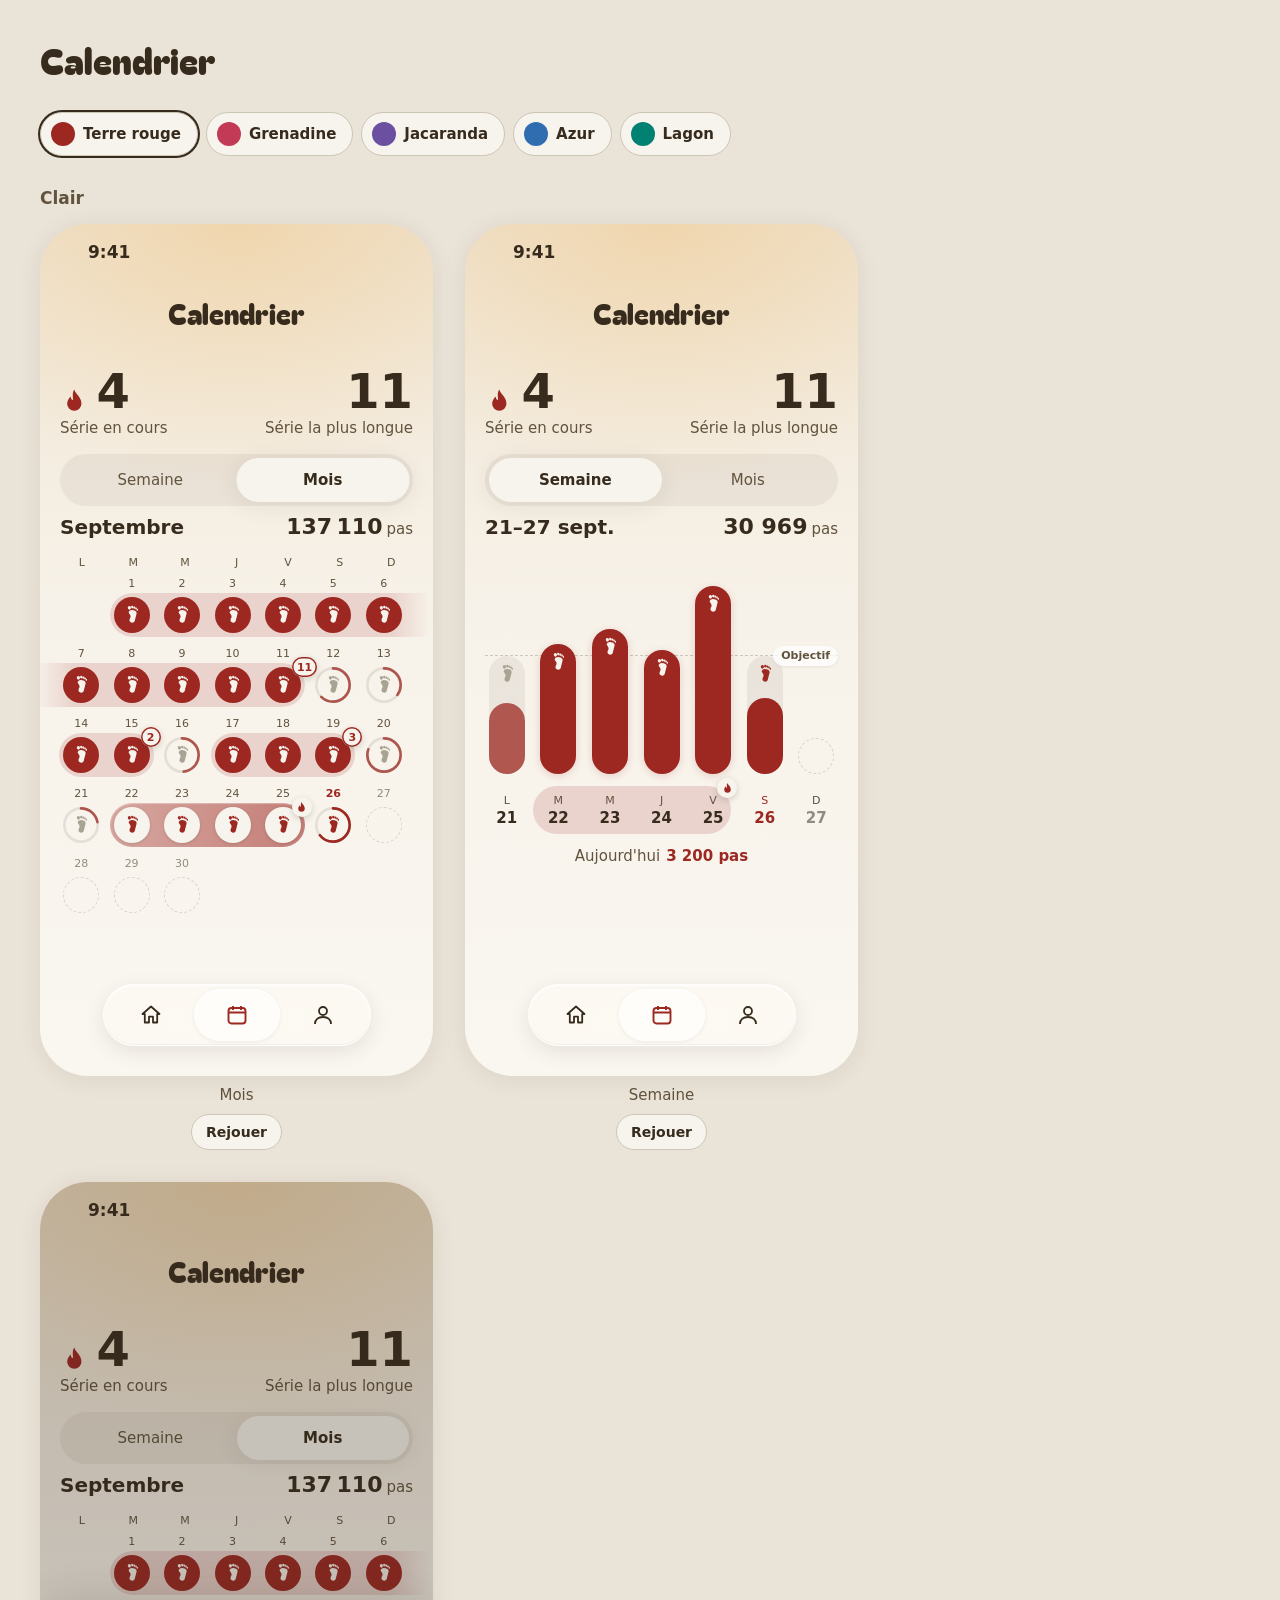
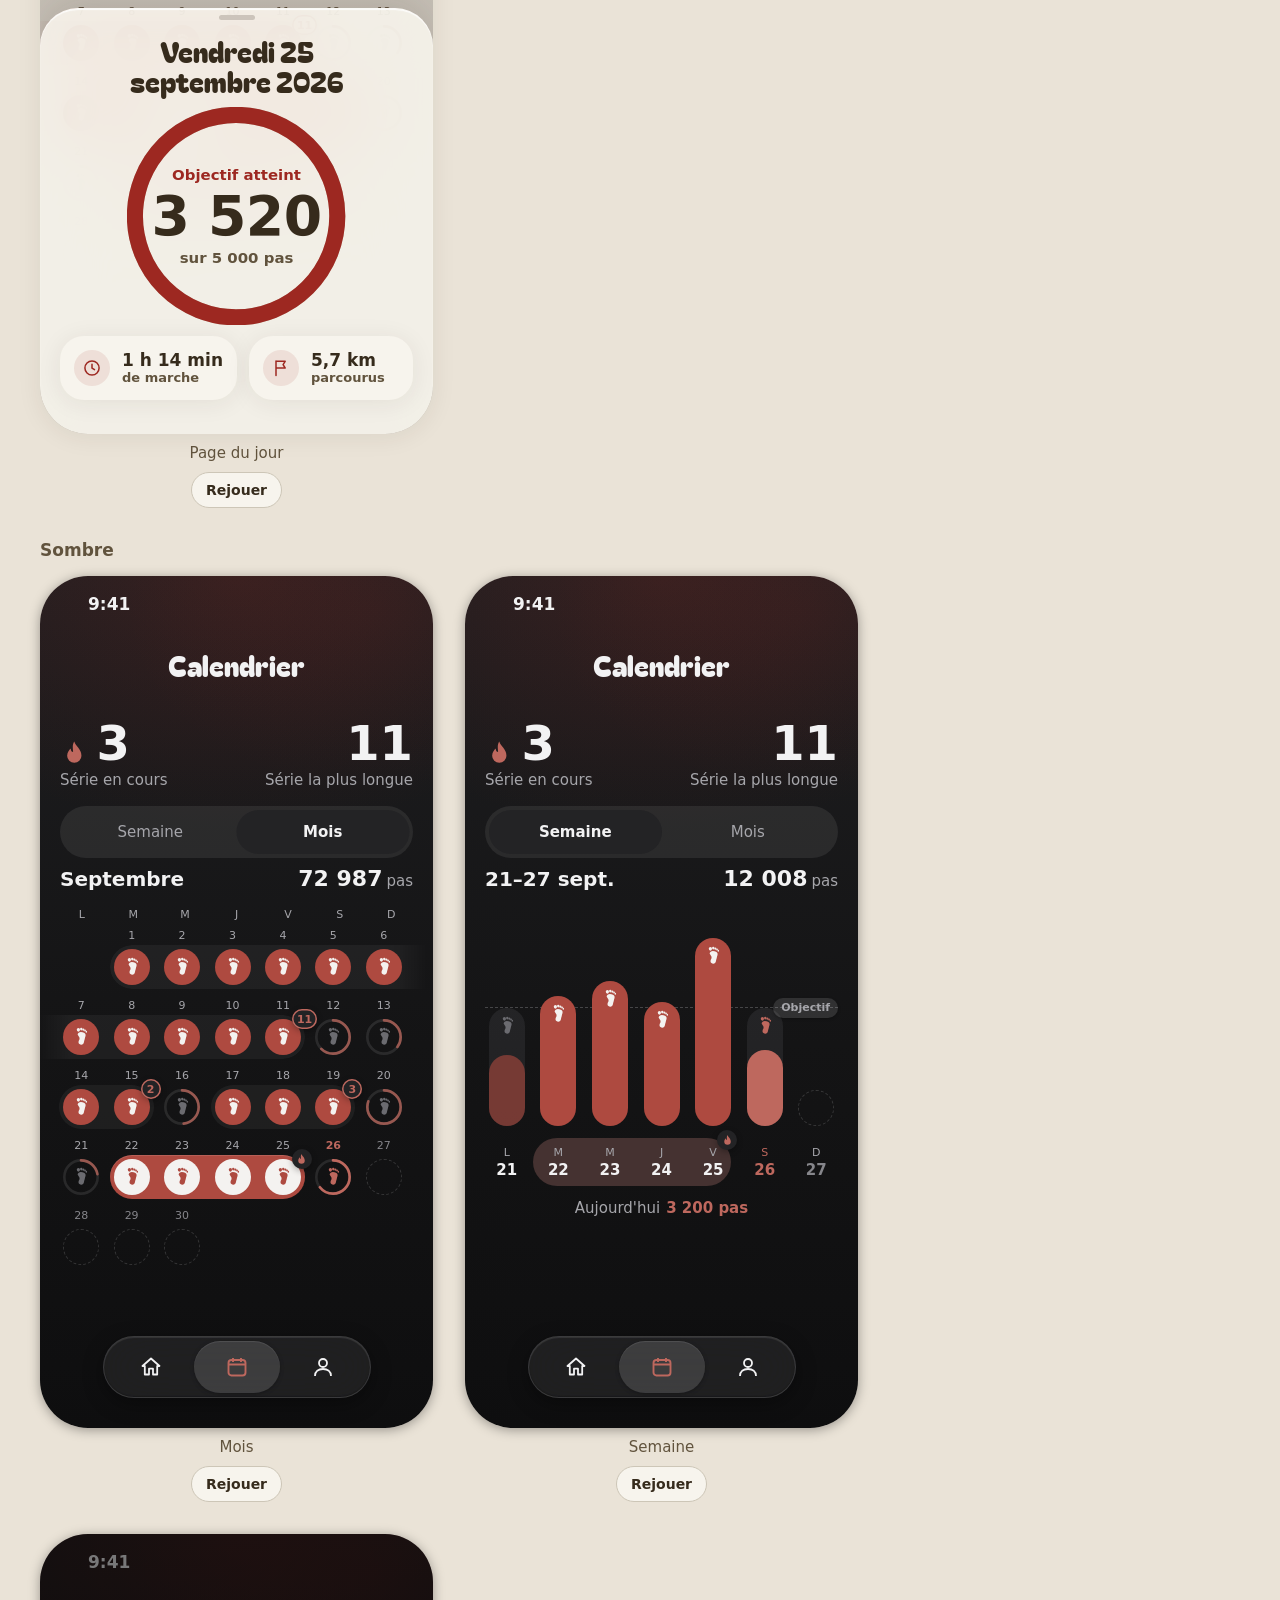
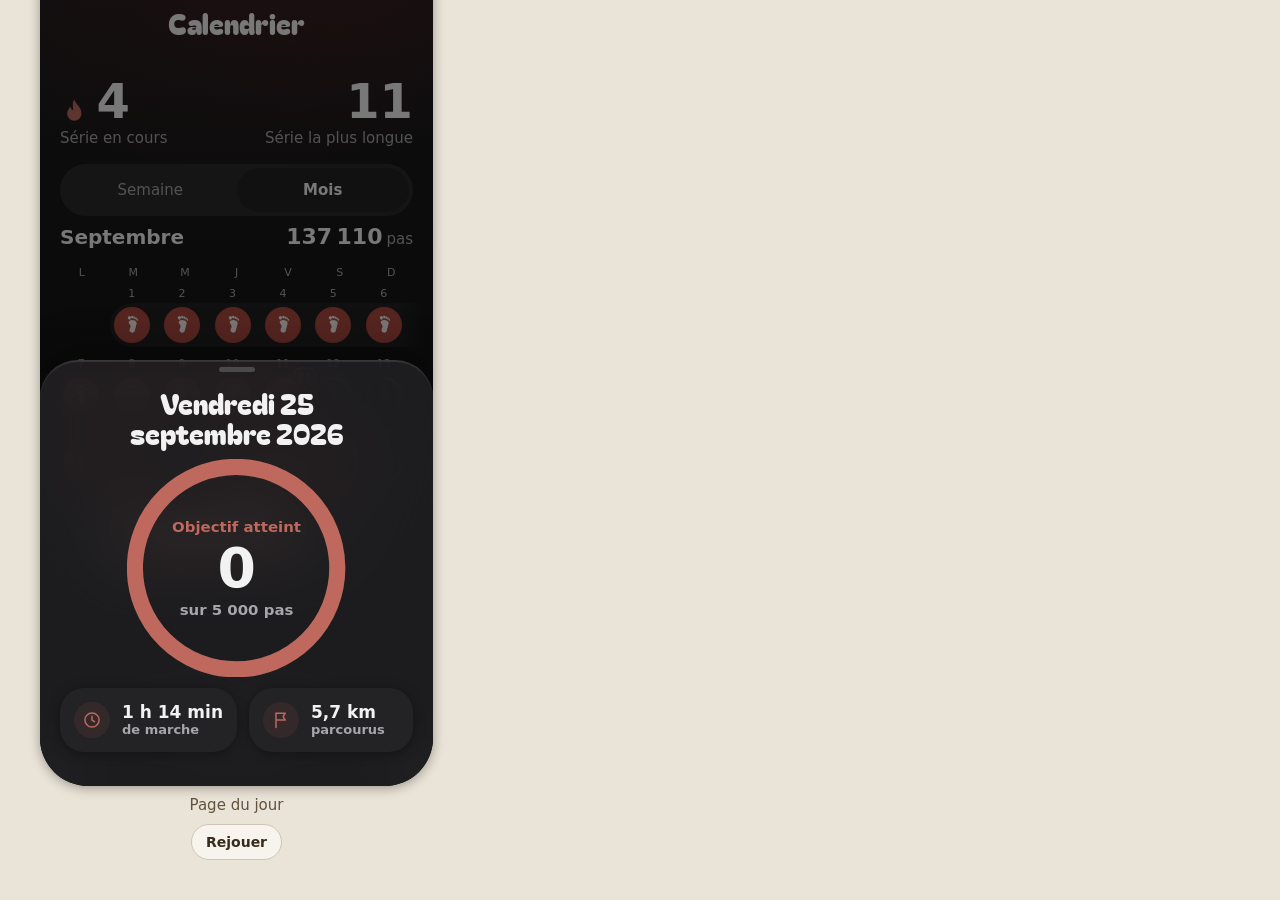
<file: ecrans/30-calendrier-planche.html>
<!-- @dsCard group="Calendrier" viewport="1400x960" name="Calendrier · tous les écrans" -->
<!doctype html>
<html lang="fr"><head><meta charset="utf-8"><title>Mora · Calendrier, tous les écrans</title>
<link rel="stylesheet" href="../assets/mora.css">
<style>
:root { --teinte:#9D2821; --serie-en-cours:color-mix(in srgb,var(--accent) 16%,#F7F4ED); --pied:#918B7D; }
.tete-onglet { min-height:60px; padding:0 20px; display:flex; align-items:center; justify-content:center; }
.tete-onglet h1, .tete-feuille h1 { font:28px/1.15 "Bagel", var(--sf-rond); text-align:center; }
.defile { position:absolute; top:119px; left:0; right:0; bottom:83px; overflow:hidden; overflow-x:clip; display:flex; flex-direction:column; }
.serie { padding:24px 20px 16px; display:flex; gap:16px; align-items:flex-end; }
.bloc { flex:1; display:flex; flex-direction:column; gap:4px; }
.bloc.droite { align-items:flex-end; text-align:right; }
.bloc .chiffre { display:flex; align-items:baseline; gap:8px; font:700 48px/1 var(--sf-rond); font-variant-numeric:tabular-nums; }
.bloc .libelle { font:15px/1.3 var(--sf); color:var(--text2); }
.selecteur { margin:0 20px 8px; padding:4px; border-radius:999px; background:rgba(54,43,28,.06); display:flex; }
.selecteur span { flex:1; min-height:44px; border-radius:999px; display:flex; align-items:center; justify-content:center; font:15px var(--sf); color:var(--text2); }
.selecteur span.elu { background:var(--surface); box-shadow:var(--ombre); color:var(--text); font-weight:600; }
.entete-periode { display:flex; flex-wrap:wrap; align-items:baseline; justify-content:space-between; column-gap:12px; row-gap:4px; }
.entete-periode .titre { font:700 20px/1.25 var(--sf-rond); }
.entete-periode .total { display:flex; align-items:baseline; gap:4px; white-space:nowrap; flex:none; }
.entete-periode .total b { font:700 22px/1.2 var(--sf-rond); font-variant-numeric:tabular-nums; }
.entete-periode .total span { font:15px var(--sf); color:var(--text2); }
.selecteur.anime{position:relative}.selecteur.anime i.pastille{position:absolute;top:4px;bottom:4px;left:4px;width:calc(50% - 4px);border-radius:999px;background:var(--surface);box-shadow:var(--ombre);transition:transform .45s cubic-bezier(.2,.8,.2,1)}.sombre .selecteur.anime i.pastille{box-shadow:none}.selecteur.anime[data-v="mois"] i.pastille{transform:translateX(100%)}.selecteur.anime span{position:relative;z-index:1;cursor:pointer;transition:color .2s}.selecteur.anime span.elu{background:transparent!important;box-shadow:none!important}
.rejouer{align-self:center;min-height:36px;padding:0 14px;border-radius:999px;border:1px solid var(--line);background:var(--surface);font:600 14px var(--sf-rond);color:var(--text);cursor:pointer}
</style>
<style>html,body{background:var(--bg);margin:0}body{padding:40px;display:flex;flex-direction:column;align-items:flex-start;justify-content:flex-start;gap:32px;min-height:0;font-family:var(--sf);color:var(--text)}.planche-titre{font:36px/1.1 "Bagel",var(--sf-rond);margin:0}.rang{display:flex;flex-wrap:wrap;gap:32px}figure{margin:0;display:flex;flex-direction:column;gap:10px}figure>.ecran{box-shadow:var(--ombre)}figcaption{font:15px var(--sf);color:var(--text2);text-align:center}.mode-titre{font:600 17px var(--sf-rond);color:var(--text2);margin:0 0 -16px}.sombre{--bg:#141415;--surface:#232325;--surface-creuse:#2C2C2F;--text:#F2F2F3;--text2:#A6A6AB;--line:#333336;--piste:#6B6B70;--accent:color-mix(in oklab,var(--teinte) 72%,white);--ombre:0 2px 12px rgba(0,0,0,.35);--pied:#86868B;--serie-en-cours:color-mix(in srgb,var(--accent) 22%,#232325);--plein:color-mix(in oklab,var(--teinte) 86%,white);--sur-plein:#F4F2F0;color:var(--text)}.sombre .statut{color:var(--text)}.sombre .selecteur{background:rgba(255,255,255,.08)}.sombre .selecteur span.elu{background:var(--surface);box-shadow:none}.ecran:not(.sombre){--accent:var(--teinte)}.teintes{display:flex;flex-wrap:wrap;gap:8px}.teintes button{display:flex;align-items:center;gap:8px;min-height:44px;padding:0 16px 0 10px;border-radius:999px;border:1px solid var(--line);background:var(--surface);font:600 15px var(--sf-rond);color:var(--text);cursor:pointer;white-space:nowrap}.teintes button i{width:24px;height:24px;border-radius:50%}.teintes button.elu{box-shadow:0 0 0 2px var(--text)}a{color:var(--accent)}a:hover{color:var(--text)}</style></head>
<body><h1 class="planche-titre">Calendrier</h1><div class="teintes"><button class="elu" data-t="#9D2821"><i style="background:#9D2821"></i>Terre rouge</button><button class="" data-t="#C23A55"><i style="background:#C23A55"></i>Grenadine</button><button class="" data-t="#6B4FA0"><i style="background:#6B4FA0"></i>Jacaranda</button><button class="" data-t="#2F6DB0"><i style="background:#2F6DB0"></i>Azur</button><button class="" data-t="#008171"><i style="background:#008171"></i>Lagon</button></div><h2 class="mode-titre">Clair</h2><div class="rang"><figure><div class="ecran" style="background:radial-gradient(120% 40% at 50% 0%,rgba(242,169,59,.24),transparent 75%),linear-gradient(180deg,#EFE4D2 0%,#F7F2E9 45%,#FAF7F1 100%)"><div class="statut">9:41</div>
<svg width="0" height="0" style="position:absolute"><defs><symbol id="foot-sole" viewBox="0 0 100 140"><path d="M24,58 C27,45 35,38 49,38 C67,38 83,46 85,58 C87,70 82,77 80,87 C77,100 75,107 73,115 C70,129 62,137 50,136 C38,135 29,128 31,114 C33,101 39,99 39,88 C39,76 29,70 24,58 Z"/></symbol><symbol id="foot-d" viewBox="0 0 100 140"><path d="M24,58 C27,45 35,38 49,38 C67,38 83,46 85,58 C87,70 82,77 80,87 C77,100 75,107 73,115 C70,129 62,137 50,136 C38,135 29,128 31,114 C33,101 39,99 39,88 C39,76 29,70 24,58 Z"/><ellipse cx="30" cy="22" rx="12.5" ry="14"/><ellipse cx="52" cy="16" rx="9" ry="10.5"/><ellipse cx="68" cy="20" rx="7.8" ry="9.2"/><ellipse cx="81" cy="27" rx="6.8" ry="8.2"/><ellipse cx="91" cy="37" rx="5.8" ry="7.2"/></symbol></defs></svg>
<div class="tete-onglet"><h1>Calendrier</h1></div><div class="defile"><div class="serie"><div class="bloc"><div class="chiffre"><svg viewBox="0 0 24 24" width="28.6" height="28.6" fill="var(--accent)" style="align-self:flex-end;margin-bottom:-1px"><path d="M12 2c1 4 6 6 6 12a6 6 0 0 1-12 0c0-3 2-5 3-6 0 2 1 3 2 3 0-3-1-6 1-9z"/></svg>4</div><div class="libelle">Série en cours</div></div><div class="bloc droite"><div class="chiffre">11</div><div class="libelle">Série la plus longue</div></div></div><div class="selecteur"><span class="">Semaine</span><span class="elu">Mois</span></div><div style="padding:0 20px 16px;display:flex;flex-direction:column;gap:16px"><div class="entete-periode"><span class="titre">Septembre</span><span class="total"><b>137 110</b><span>pas</span></span></div><div><div style="display:flex;gap:8px;font:11px/13px var(--sf);color:var(--text2)"><span style="flex:1;text-align:center">L</span><span style="flex:1;text-align:center">M</span><span style="flex:1;text-align:center">M</span><span style="flex:1;text-align:center">J</span><span style="flex:1;text-align:center">V</span><span style="flex:1;text-align:center">S</span><span style="flex:1;text-align:center">D</span></div><div style="display:flex;flex-direction:column;gap:10px;margin-top:8px"><div style="position:relative;height:60px"><span style="position:absolute;top:16px;left:49.64px;width:319.36px;height:44px;border-radius:22px 0px 0px 22px;background:var(--serie-en-cours);mask-image:linear-gradient(270deg,transparent,#000 36px);-webkit-mask-image:linear-gradient(270deg,transparent,#000 36px);"></span><span style="position:absolute;top:0;left:56.64px;width:30px;height:14px;text-align:center;font:500 11px/14px var(--sf);font-variant-numeric:tabular-nums;color:var(--text2)">1</span><span style="position:absolute;top:20px;left:53.64px;width:36px;height:36px;border-radius:50%;display:flex;align-items:center;justify-content:center;background:var(--accent)"><svg width="36" height="36" viewBox="0 0 36 36" style="fill:var(--surface);display:block"><g transform="translate(11.5 8) scale(0.13)"><path d="M24,58 C27,45 35,38 49,38 C67,38 83,46 85,58 C87,70 82,77 80,87 C77,100 75,107 73,115 C70,129 62,137 50,136 C38,135 29,128 31,114 C33,101 39,99 39,88 C39,76 29,70 24,58 Z"/><ellipse cx="30" cy="22" rx="12.5" ry="14"/><ellipse cx="52" cy="16" rx="9" ry="10.5"/><ellipse cx="68" cy="20" rx="7.8" ry="9.2"/><ellipse cx="81" cy="27" rx="6.8" ry="8.2"/><ellipse cx="91" cy="37" rx="5.8" ry="7.2"/></g></svg></span><span style="position:absolute;top:0;left:107.08px;width:30px;height:14px;text-align:center;font:500 11px/14px var(--sf);font-variant-numeric:tabular-nums;color:var(--text2)">2</span><span style="position:absolute;top:20px;left:104.08px;width:36px;height:36px;border-radius:50%;display:flex;align-items:center;justify-content:center;background:var(--accent)"><svg width="36" height="36" viewBox="0 0 36 36" style="fill:var(--surface);display:block"><g transform="translate(11.5 8) scale(0.13)"><path d="M24,58 C27,45 35,38 49,38 C67,38 83,46 85,58 C87,70 82,77 80,87 C77,100 75,107 73,115 C70,129 62,137 50,136 C38,135 29,128 31,114 C33,101 39,99 39,88 C39,76 29,70 24,58 Z"/><ellipse cx="30" cy="22" rx="12.5" ry="14"/><ellipse cx="52" cy="16" rx="9" ry="10.5"/><ellipse cx="68" cy="20" rx="7.8" ry="9.2"/><ellipse cx="81" cy="27" rx="6.8" ry="8.2"/><ellipse cx="91" cy="37" rx="5.8" ry="7.2"/></g></svg></span><span style="position:absolute;top:0;left:157.50px;width:30px;height:14px;text-align:center;font:500 11px/14px var(--sf);font-variant-numeric:tabular-nums;color:var(--text2)">3</span><span style="position:absolute;top:20px;left:154.50px;width:36px;height:36px;border-radius:50%;display:flex;align-items:center;justify-content:center;background:var(--accent)"><svg width="36" height="36" viewBox="0 0 36 36" style="fill:var(--surface);display:block"><g transform="translate(11.5 8) scale(0.13)"><path d="M24,58 C27,45 35,38 49,38 C67,38 83,46 85,58 C87,70 82,77 80,87 C77,100 75,107 73,115 C70,129 62,137 50,136 C38,135 29,128 31,114 C33,101 39,99 39,88 C39,76 29,70 24,58 Z"/><ellipse cx="30" cy="22" rx="12.5" ry="14"/><ellipse cx="52" cy="16" rx="9" ry="10.5"/><ellipse cx="68" cy="20" rx="7.8" ry="9.2"/><ellipse cx="81" cy="27" rx="6.8" ry="8.2"/><ellipse cx="91" cy="37" rx="5.8" ry="7.2"/></g></svg></span><span style="position:absolute;top:0;left:207.94px;width:30px;height:14px;text-align:center;font:500 11px/14px var(--sf);font-variant-numeric:tabular-nums;color:var(--text2)">4</span><span style="position:absolute;top:20px;left:204.94px;width:36px;height:36px;border-radius:50%;display:flex;align-items:center;justify-content:center;background:var(--accent)"><svg width="36" height="36" viewBox="0 0 36 36" style="fill:var(--surface);display:block"><g transform="translate(11.5 8) scale(0.13)"><path d="M24,58 C27,45 35,38 49,38 C67,38 83,46 85,58 C87,70 82,77 80,87 C77,100 75,107 73,115 C70,129 62,137 50,136 C38,135 29,128 31,114 C33,101 39,99 39,88 C39,76 29,70 24,58 Z"/><ellipse cx="30" cy="22" rx="12.5" ry="14"/><ellipse cx="52" cy="16" rx="9" ry="10.5"/><ellipse cx="68" cy="20" rx="7.8" ry="9.2"/><ellipse cx="81" cy="27" rx="6.8" ry="8.2"/><ellipse cx="91" cy="37" rx="5.8" ry="7.2"/></g></svg></span><span style="position:absolute;top:0;left:258.37px;width:30px;height:14px;text-align:center;font:500 11px/14px var(--sf);font-variant-numeric:tabular-nums;color:var(--text2)">5</span><span style="position:absolute;top:20px;left:255.37px;width:36px;height:36px;border-radius:50%;display:flex;align-items:center;justify-content:center;background:var(--accent)"><svg width="36" height="36" viewBox="0 0 36 36" style="fill:var(--surface);display:block"><g transform="translate(11.5 8) scale(0.13)"><path d="M24,58 C27,45 35,38 49,38 C67,38 83,46 85,58 C87,70 82,77 80,87 C77,100 75,107 73,115 C70,129 62,137 50,136 C38,135 29,128 31,114 C33,101 39,99 39,88 C39,76 29,70 24,58 Z"/><ellipse cx="30" cy="22" rx="12.5" ry="14"/><ellipse cx="52" cy="16" rx="9" ry="10.5"/><ellipse cx="68" cy="20" rx="7.8" ry="9.2"/><ellipse cx="81" cy="27" rx="6.8" ry="8.2"/><ellipse cx="91" cy="37" rx="5.8" ry="7.2"/></g></svg></span><span style="position:absolute;top:0;left:308.79px;width:30px;height:14px;text-align:center;font:500 11px/14px var(--sf);font-variant-numeric:tabular-nums;color:var(--text2)">6</span><span style="position:absolute;top:20px;left:305.79px;width:36px;height:36px;border-radius:50%;display:flex;align-items:center;justify-content:center;background:var(--accent)"><svg width="36" height="36" viewBox="0 0 36 36" style="fill:var(--surface);display:block"><g transform="translate(11.5 8) scale(0.13)"><path d="M24,58 C27,45 35,38 49,38 C67,38 83,46 85,58 C87,70 82,77 80,87 C77,100 75,107 73,115 C70,129 62,137 50,136 C38,135 29,128 31,114 C33,101 39,99 39,88 C39,76 29,70 24,58 Z"/><ellipse cx="30" cy="22" rx="12.5" ry="14"/><ellipse cx="52" cy="16" rx="9" ry="10.5"/><ellipse cx="68" cy="20" rx="7.8" ry="9.2"/><ellipse cx="81" cy="27" rx="6.8" ry="8.2"/><ellipse cx="91" cy="37" rx="5.8" ry="7.2"/></g></svg></span></div><div style="position:relative;height:60px"><span style="position:absolute;top:16px;left:-24.00px;width:268.94px;height:44px;border-radius:0px 22px 22px 0px;background:var(--serie-en-cours);mask-image:linear-gradient(90deg,transparent,#000 36px);-webkit-mask-image:linear-gradient(90deg,transparent,#000 36px);"></span><span style="position:absolute;top:0;left:6.21px;width:30px;height:14px;text-align:center;font:500 11px/14px var(--sf);font-variant-numeric:tabular-nums;color:var(--text2)">7</span><span style="position:absolute;top:20px;left:3.21px;width:36px;height:36px;border-radius:50%;display:flex;align-items:center;justify-content:center;background:var(--accent)"><svg width="36" height="36" viewBox="0 0 36 36" style="fill:var(--surface);display:block"><g transform="translate(11.5 8) scale(0.13)"><path d="M24,58 C27,45 35,38 49,38 C67,38 83,46 85,58 C87,70 82,77 80,87 C77,100 75,107 73,115 C70,129 62,137 50,136 C38,135 29,128 31,114 C33,101 39,99 39,88 C39,76 29,70 24,58 Z"/><ellipse cx="30" cy="22" rx="12.5" ry="14"/><ellipse cx="52" cy="16" rx="9" ry="10.5"/><ellipse cx="68" cy="20" rx="7.8" ry="9.2"/><ellipse cx="81" cy="27" rx="6.8" ry="8.2"/><ellipse cx="91" cy="37" rx="5.8" ry="7.2"/></g></svg></span><span style="position:absolute;top:0;left:56.64px;width:30px;height:14px;text-align:center;font:500 11px/14px var(--sf);font-variant-numeric:tabular-nums;color:var(--text2)">8</span><span style="position:absolute;top:20px;left:53.64px;width:36px;height:36px;border-radius:50%;display:flex;align-items:center;justify-content:center;background:var(--accent)"><svg width="36" height="36" viewBox="0 0 36 36" style="fill:var(--surface);display:block"><g transform="translate(11.5 8) scale(0.13)"><path d="M24,58 C27,45 35,38 49,38 C67,38 83,46 85,58 C87,70 82,77 80,87 C77,100 75,107 73,115 C70,129 62,137 50,136 C38,135 29,128 31,114 C33,101 39,99 39,88 C39,76 29,70 24,58 Z"/><ellipse cx="30" cy="22" rx="12.5" ry="14"/><ellipse cx="52" cy="16" rx="9" ry="10.5"/><ellipse cx="68" cy="20" rx="7.8" ry="9.2"/><ellipse cx="81" cy="27" rx="6.8" ry="8.2"/><ellipse cx="91" cy="37" rx="5.8" ry="7.2"/></g></svg></span><span style="position:absolute;top:0;left:107.08px;width:30px;height:14px;text-align:center;font:500 11px/14px var(--sf);font-variant-numeric:tabular-nums;color:var(--text2)">9</span><span style="position:absolute;top:20px;left:104.08px;width:36px;height:36px;border-radius:50%;display:flex;align-items:center;justify-content:center;background:var(--accent)"><svg width="36" height="36" viewBox="0 0 36 36" style="fill:var(--surface);display:block"><g transform="translate(11.5 8) scale(0.13)"><path d="M24,58 C27,45 35,38 49,38 C67,38 83,46 85,58 C87,70 82,77 80,87 C77,100 75,107 73,115 C70,129 62,137 50,136 C38,135 29,128 31,114 C33,101 39,99 39,88 C39,76 29,70 24,58 Z"/><ellipse cx="30" cy="22" rx="12.5" ry="14"/><ellipse cx="52" cy="16" rx="9" ry="10.5"/><ellipse cx="68" cy="20" rx="7.8" ry="9.2"/><ellipse cx="81" cy="27" rx="6.8" ry="8.2"/><ellipse cx="91" cy="37" rx="5.8" ry="7.2"/></g></svg></span><span style="position:absolute;top:0;left:157.50px;width:30px;height:14px;text-align:center;font:500 11px/14px var(--sf);font-variant-numeric:tabular-nums;color:var(--text2)">10</span><span style="position:absolute;top:20px;left:154.50px;width:36px;height:36px;border-radius:50%;display:flex;align-items:center;justify-content:center;background:var(--accent)"><svg width="36" height="36" viewBox="0 0 36 36" style="fill:var(--surface);display:block"><g transform="translate(11.5 8) scale(0.13)"><path d="M24,58 C27,45 35,38 49,38 C67,38 83,46 85,58 C87,70 82,77 80,87 C77,100 75,107 73,115 C70,129 62,137 50,136 C38,135 29,128 31,114 C33,101 39,99 39,88 C39,76 29,70 24,58 Z"/><ellipse cx="30" cy="22" rx="12.5" ry="14"/><ellipse cx="52" cy="16" rx="9" ry="10.5"/><ellipse cx="68" cy="20" rx="7.8" ry="9.2"/><ellipse cx="81" cy="27" rx="6.8" ry="8.2"/><ellipse cx="91" cy="37" rx="5.8" ry="7.2"/></g></svg></span><span style="position:absolute;top:0;left:207.94px;width:30px;height:14px;text-align:center;font:500 11px/14px var(--sf);font-variant-numeric:tabular-nums;color:var(--text2)">11</span><span style="position:absolute;top:20px;left:204.94px;width:36px;height:36px;border-radius:50%;display:flex;align-items:center;justify-content:center;background:var(--accent)"><svg width="36" height="36" viewBox="0 0 36 36" style="fill:var(--surface);display:block"><g transform="translate(11.5 8) scale(0.13)"><path d="M24,58 C27,45 35,38 49,38 C67,38 83,46 85,58 C87,70 82,77 80,87 C77,100 75,107 73,115 C70,129 62,137 50,136 C38,135 29,128 31,114 C33,101 39,99 39,88 C39,76 29,70 24,58 Z"/><ellipse cx="30" cy="22" rx="12.5" ry="14"/><ellipse cx="52" cy="16" rx="9" ry="10.5"/><ellipse cx="68" cy="20" rx="7.8" ry="9.2"/><ellipse cx="81" cy="27" rx="6.8" ry="8.2"/><ellipse cx="91" cy="37" rx="5.8" ry="7.2"/></g></svg></span><span style="position:absolute;top:0;left:258.37px;width:30px;height:14px;text-align:center;font:500 11px/14px var(--sf);font-variant-numeric:tabular-nums;color:var(--text2)">12</span><span style="position:absolute;top:20px;left:255.37px;width:36px;height:36px;border-radius:50%;display:flex;align-items:center;justify-content:center;position:absolute"><svg width="36" height="36" viewBox="0 0 36 36" style="position:absolute;left:0;top:0;transform:rotate(-90deg)"><circle cx="18" cy="18" r="16.67" fill="none" stroke="rgba(54,43,28,.10)" stroke-width="2.66"/><circle cx="18" cy="18" r="16.67" fill="none" stroke="var(--accent)" stroke-width="2.66" stroke-linecap="round" stroke-dasharray="64.94 104.74" opacity="0.75"/></svg><svg width="36" height="36" viewBox="0 0 36 36" style="fill:var(--piste);position:absolute;left:0;top:0;display:block"><g transform="translate(11.5 8) scale(0.13)"><path d="M24,58 C27,45 35,38 49,38 C67,38 83,46 85,58 C87,70 82,77 80,87 C77,100 75,107 73,115 C70,129 62,137 50,136 C38,135 29,128 31,114 C33,101 39,99 39,88 C39,76 29,70 24,58 Z"/><ellipse cx="30" cy="22" rx="12.5" ry="14"/><ellipse cx="52" cy="16" rx="9" ry="10.5"/><ellipse cx="68" cy="20" rx="7.8" ry="9.2"/><ellipse cx="81" cy="27" rx="6.8" ry="8.2"/><ellipse cx="91" cy="37" rx="5.8" ry="7.2"/></g></svg></span><span style="position:absolute;top:0;left:308.79px;width:30px;height:14px;text-align:center;font:500 11px/14px var(--sf);font-variant-numeric:tabular-nums;color:var(--text2)">13</span><span style="position:absolute;top:20px;left:305.79px;width:36px;height:36px;border-radius:50%;display:flex;align-items:center;justify-content:center;position:absolute"><svg width="36" height="36" viewBox="0 0 36 36" style="position:absolute;left:0;top:0;transform:rotate(-90deg)"><circle cx="18" cy="18" r="16.67" fill="none" stroke="rgba(54,43,28,.10)" stroke-width="2.66"/><circle cx="18" cy="18" r="16.67" fill="none" stroke="var(--accent)" stroke-width="2.66" stroke-linecap="round" stroke-dasharray="36.66 104.74" opacity="0.75"/></svg><svg width="36" height="36" viewBox="0 0 36 36" style="fill:var(--piste);position:absolute;left:0;top:0;display:block"><g transform="translate(11.5 8) scale(0.13)"><path d="M24,58 C27,45 35,38 49,38 C67,38 83,46 85,58 C87,70 82,77 80,87 C77,100 75,107 73,115 C70,129 62,137 50,136 C38,135 29,128 31,114 C33,101 39,99 39,88 C39,76 29,70 24,58 Z"/><ellipse cx="30" cy="22" rx="12.5" ry="14"/><ellipse cx="52" cy="16" rx="9" ry="10.5"/><ellipse cx="68" cy="20" rx="7.8" ry="9.2"/><ellipse cx="81" cy="27" rx="6.8" ry="8.2"/><ellipse cx="91" cy="37" rx="5.8" ry="7.2"/></g></svg></span><span style="position:absolute;top:10px;left:231.94px;min-width:20px;height:20px;padding:0 5px;box-sizing:border-box;border-radius:10px;background:var(--surface);box-shadow:0 2px 6px rgba(54,43,28,.2),inset 0 0 0 1.5px var(--accent);display:flex;align-items:center;justify-content:center;font:700 11px/1 var(--sf-rond);font-variant-numeric:tabular-nums;color:var(--accent)">11</span></div><div style="position:relative;height:60px"><span style="position:absolute;top:16px;left:-0.79px;width:94.43px;height:44px;border-radius:22px 22px 22px 22px;background:var(--serie-en-cours);"></span><span style="position:absolute;top:16px;left:150.50px;width:144.86px;height:44px;border-radius:22px 22px 22px 22px;background:var(--serie-en-cours);"></span><span style="position:absolute;top:0;left:6.21px;width:30px;height:14px;text-align:center;font:500 11px/14px var(--sf);font-variant-numeric:tabular-nums;color:var(--text2)">14</span><span style="position:absolute;top:20px;left:3.21px;width:36px;height:36px;border-radius:50%;display:flex;align-items:center;justify-content:center;background:var(--accent)"><svg width="36" height="36" viewBox="0 0 36 36" style="fill:var(--surface);display:block"><g transform="translate(11.5 8) scale(0.13)"><path d="M24,58 C27,45 35,38 49,38 C67,38 83,46 85,58 C87,70 82,77 80,87 C77,100 75,107 73,115 C70,129 62,137 50,136 C38,135 29,128 31,114 C33,101 39,99 39,88 C39,76 29,70 24,58 Z"/><ellipse cx="30" cy="22" rx="12.5" ry="14"/><ellipse cx="52" cy="16" rx="9" ry="10.5"/><ellipse cx="68" cy="20" rx="7.8" ry="9.2"/><ellipse cx="81" cy="27" rx="6.8" ry="8.2"/><ellipse cx="91" cy="37" rx="5.8" ry="7.2"/></g></svg></span><span style="position:absolute;top:0;left:56.64px;width:30px;height:14px;text-align:center;font:500 11px/14px var(--sf);font-variant-numeric:tabular-nums;color:var(--text2)">15</span><span style="position:absolute;top:20px;left:53.64px;width:36px;height:36px;border-radius:50%;display:flex;align-items:center;justify-content:center;background:var(--accent)"><svg width="36" height="36" viewBox="0 0 36 36" style="fill:var(--surface);display:block"><g transform="translate(11.5 8) scale(0.13)"><path d="M24,58 C27,45 35,38 49,38 C67,38 83,46 85,58 C87,70 82,77 80,87 C77,100 75,107 73,115 C70,129 62,137 50,136 C38,135 29,128 31,114 C33,101 39,99 39,88 C39,76 29,70 24,58 Z"/><ellipse cx="30" cy="22" rx="12.5" ry="14"/><ellipse cx="52" cy="16" rx="9" ry="10.5"/><ellipse cx="68" cy="20" rx="7.8" ry="9.2"/><ellipse cx="81" cy="27" rx="6.8" ry="8.2"/><ellipse cx="91" cy="37" rx="5.8" ry="7.2"/></g></svg></span><span style="position:absolute;top:0;left:107.08px;width:30px;height:14px;text-align:center;font:500 11px/14px var(--sf);font-variant-numeric:tabular-nums;color:var(--text2)">16</span><span style="position:absolute;top:20px;left:104.08px;width:36px;height:36px;border-radius:50%;display:flex;align-items:center;justify-content:center;position:absolute"><svg width="36" height="36" viewBox="0 0 36 36" style="position:absolute;left:0;top:0;transform:rotate(-90deg)"><circle cx="18" cy="18" r="16.67" fill="none" stroke="rgba(54,43,28,.10)" stroke-width="2.66"/><circle cx="18" cy="18" r="16.67" fill="none" stroke="var(--accent)" stroke-width="2.66" stroke-linecap="round" stroke-dasharray="50.27 104.74" opacity="0.75"/></svg><svg width="36" height="36" viewBox="0 0 36 36" style="fill:var(--piste);position:absolute;left:0;top:0;display:block"><g transform="translate(11.5 8) scale(0.13)"><path d="M24,58 C27,45 35,38 49,38 C67,38 83,46 85,58 C87,70 82,77 80,87 C77,100 75,107 73,115 C70,129 62,137 50,136 C38,135 29,128 31,114 C33,101 39,99 39,88 C39,76 29,70 24,58 Z"/><ellipse cx="30" cy="22" rx="12.5" ry="14"/><ellipse cx="52" cy="16" rx="9" ry="10.5"/><ellipse cx="68" cy="20" rx="7.8" ry="9.2"/><ellipse cx="81" cy="27" rx="6.8" ry="8.2"/><ellipse cx="91" cy="37" rx="5.8" ry="7.2"/></g></svg></span><span style="position:absolute;top:0;left:157.50px;width:30px;height:14px;text-align:center;font:500 11px/14px var(--sf);font-variant-numeric:tabular-nums;color:var(--text2)">17</span><span style="position:absolute;top:20px;left:154.50px;width:36px;height:36px;border-radius:50%;display:flex;align-items:center;justify-content:center;background:var(--accent)"><svg width="36" height="36" viewBox="0 0 36 36" style="fill:var(--surface);display:block"><g transform="translate(11.5 8) scale(0.13)"><path d="M24,58 C27,45 35,38 49,38 C67,38 83,46 85,58 C87,70 82,77 80,87 C77,100 75,107 73,115 C70,129 62,137 50,136 C38,135 29,128 31,114 C33,101 39,99 39,88 C39,76 29,70 24,58 Z"/><ellipse cx="30" cy="22" rx="12.5" ry="14"/><ellipse cx="52" cy="16" rx="9" ry="10.5"/><ellipse cx="68" cy="20" rx="7.8" ry="9.2"/><ellipse cx="81" cy="27" rx="6.8" ry="8.2"/><ellipse cx="91" cy="37" rx="5.8" ry="7.2"/></g></svg></span><span style="position:absolute;top:0;left:207.94px;width:30px;height:14px;text-align:center;font:500 11px/14px var(--sf);font-variant-numeric:tabular-nums;color:var(--text2)">18</span><span style="position:absolute;top:20px;left:204.94px;width:36px;height:36px;border-radius:50%;display:flex;align-items:center;justify-content:center;background:var(--accent)"><svg width="36" height="36" viewBox="0 0 36 36" style="fill:var(--surface);display:block"><g transform="translate(11.5 8) scale(0.13)"><path d="M24,58 C27,45 35,38 49,38 C67,38 83,46 85,58 C87,70 82,77 80,87 C77,100 75,107 73,115 C70,129 62,137 50,136 C38,135 29,128 31,114 C33,101 39,99 39,88 C39,76 29,70 24,58 Z"/><ellipse cx="30" cy="22" rx="12.5" ry="14"/><ellipse cx="52" cy="16" rx="9" ry="10.5"/><ellipse cx="68" cy="20" rx="7.8" ry="9.2"/><ellipse cx="81" cy="27" rx="6.8" ry="8.2"/><ellipse cx="91" cy="37" rx="5.8" ry="7.2"/></g></svg></span><span style="position:absolute;top:0;left:258.37px;width:30px;height:14px;text-align:center;font:500 11px/14px var(--sf);font-variant-numeric:tabular-nums;color:var(--text2)">19</span><span style="position:absolute;top:20px;left:255.37px;width:36px;height:36px;border-radius:50%;display:flex;align-items:center;justify-content:center;background:var(--accent)"><svg width="36" height="36" viewBox="0 0 36 36" style="fill:var(--surface);display:block"><g transform="translate(11.5 8) scale(0.13)"><path d="M24,58 C27,45 35,38 49,38 C67,38 83,46 85,58 C87,70 82,77 80,87 C77,100 75,107 73,115 C70,129 62,137 50,136 C38,135 29,128 31,114 C33,101 39,99 39,88 C39,76 29,70 24,58 Z"/><ellipse cx="30" cy="22" rx="12.5" ry="14"/><ellipse cx="52" cy="16" rx="9" ry="10.5"/><ellipse cx="68" cy="20" rx="7.8" ry="9.2"/><ellipse cx="81" cy="27" rx="6.8" ry="8.2"/><ellipse cx="91" cy="37" rx="5.8" ry="7.2"/></g></svg></span><span style="position:absolute;top:0;left:308.79px;width:30px;height:14px;text-align:center;font:500 11px/14px var(--sf);font-variant-numeric:tabular-nums;color:var(--text2)">20</span><span style="position:absolute;top:20px;left:305.79px;width:36px;height:36px;border-radius:50%;display:flex;align-items:center;justify-content:center;position:absolute"><svg width="36" height="36" viewBox="0 0 36 36" style="position:absolute;left:0;top:0;transform:rotate(-90deg)"><circle cx="18" cy="18" r="16.67" fill="none" stroke="rgba(54,43,28,.10)" stroke-width="2.66"/><circle cx="18" cy="18" r="16.67" fill="none" stroke="var(--accent)" stroke-width="2.66" stroke-linecap="round" stroke-dasharray="83.79 104.74" opacity="0.75"/></svg><svg width="36" height="36" viewBox="0 0 36 36" style="fill:var(--piste);position:absolute;left:0;top:0;display:block"><g transform="translate(11.5 8) scale(0.13)"><path d="M24,58 C27,45 35,38 49,38 C67,38 83,46 85,58 C87,70 82,77 80,87 C77,100 75,107 73,115 C70,129 62,137 50,136 C38,135 29,128 31,114 C33,101 39,99 39,88 C39,76 29,70 24,58 Z"/><ellipse cx="30" cy="22" rx="12.5" ry="14"/><ellipse cx="52" cy="16" rx="9" ry="10.5"/><ellipse cx="68" cy="20" rx="7.8" ry="9.2"/><ellipse cx="81" cy="27" rx="6.8" ry="8.2"/><ellipse cx="91" cy="37" rx="5.8" ry="7.2"/></g></svg></span><span style="position:absolute;top:10px;left:80.64px;min-width:20px;height:20px;padding:0 5px;box-sizing:border-box;border-radius:10px;background:var(--surface);box-shadow:0 2px 6px rgba(54,43,28,.2),inset 0 0 0 1.5px var(--accent);display:flex;align-items:center;justify-content:center;font:700 11px/1 var(--sf-rond);font-variant-numeric:tabular-nums;color:var(--accent)">2</span><span style="position:absolute;top:10px;left:282.37px;min-width:20px;height:20px;padding:0 5px;box-sizing:border-box;border-radius:10px;background:var(--surface);box-shadow:0 2px 6px rgba(54,43,28,.2),inset 0 0 0 1.5px var(--accent);display:flex;align-items:center;justify-content:center;font:700 11px/1 var(--sf-rond);font-variant-numeric:tabular-nums;color:var(--accent)">3</span></div><div style="position:relative;height:60px"><span style="position:absolute;top:16px;left:49.64px;width:195.29px;height:44px;border-radius:22px 22px 22px 22px;background:linear-gradient(90deg,color-mix(in srgb,var(--accent) 38%,transparent),color-mix(in srgb,var(--accent) 58%,transparent));box-shadow:inset 0 1px 1px rgba(255,255,255,.35);"></span><span style="position:absolute;top:0;left:6.21px;width:30px;height:14px;text-align:center;font:500 11px/14px var(--sf);font-variant-numeric:tabular-nums;color:var(--text2)">21</span><span style="position:absolute;top:20px;left:3.21px;width:36px;height:36px;border-radius:50%;display:flex;align-items:center;justify-content:center;position:absolute"><svg width="36" height="36" viewBox="0 0 36 36" style="position:absolute;left:0;top:0;transform:rotate(-90deg)"><circle cx="18" cy="18" r="16.67" fill="none" stroke="rgba(54,43,28,.10)" stroke-width="2.66"/><circle cx="18" cy="18" r="16.67" fill="none" stroke="var(--accent)" stroke-width="2.66" stroke-linecap="round" stroke-dasharray="23.05 104.74" opacity="0.75"/></svg><svg width="36" height="36" viewBox="0 0 36 36" style="fill:var(--piste);position:absolute;left:0;top:0;display:block"><g transform="translate(11.5 8) scale(0.13)"><path d="M24,58 C27,45 35,38 49,38 C67,38 83,46 85,58 C87,70 82,77 80,87 C77,100 75,107 73,115 C70,129 62,137 50,136 C38,135 29,128 31,114 C33,101 39,99 39,88 C39,76 29,70 24,58 Z"/><ellipse cx="30" cy="22" rx="12.5" ry="14"/><ellipse cx="52" cy="16" rx="9" ry="10.5"/><ellipse cx="68" cy="20" rx="7.8" ry="9.2"/><ellipse cx="81" cy="27" rx="6.8" ry="8.2"/><ellipse cx="91" cy="37" rx="5.8" ry="7.2"/></g></svg></span><span style="position:absolute;top:0;left:56.64px;width:30px;height:14px;text-align:center;font:500 11px/14px var(--sf);font-variant-numeric:tabular-nums;color:var(--text2)">22</span><span style="position:absolute;top:20px;left:53.64px;width:36px;height:36px;border-radius:50%;display:flex;align-items:center;justify-content:center;background:var(--surface);box-shadow:0 1px 3px rgba(54,43,28,.18)"><svg width="36" height="36" viewBox="0 0 36 36" style="fill:var(--accent);display:block"><g transform="translate(11.5 8) scale(0.13)"><path d="M24,58 C27,45 35,38 49,38 C67,38 83,46 85,58 C87,70 82,77 80,87 C77,100 75,107 73,115 C70,129 62,137 50,136 C38,135 29,128 31,114 C33,101 39,99 39,88 C39,76 29,70 24,58 Z"/><ellipse cx="30" cy="22" rx="12.5" ry="14"/><ellipse cx="52" cy="16" rx="9" ry="10.5"/><ellipse cx="68" cy="20" rx="7.8" ry="9.2"/><ellipse cx="81" cy="27" rx="6.8" ry="8.2"/><ellipse cx="91" cy="37" rx="5.8" ry="7.2"/></g></svg></span><span style="position:absolute;top:0;left:107.08px;width:30px;height:14px;text-align:center;font:500 11px/14px var(--sf);font-variant-numeric:tabular-nums;color:var(--text2)">23</span><span style="position:absolute;top:20px;left:104.08px;width:36px;height:36px;border-radius:50%;display:flex;align-items:center;justify-content:center;background:var(--surface);box-shadow:0 1px 3px rgba(54,43,28,.18)"><svg width="36" height="36" viewBox="0 0 36 36" style="fill:var(--accent);display:block"><g transform="translate(11.5 8) scale(0.13)"><path d="M24,58 C27,45 35,38 49,38 C67,38 83,46 85,58 C87,70 82,77 80,87 C77,100 75,107 73,115 C70,129 62,137 50,136 C38,135 29,128 31,114 C33,101 39,99 39,88 C39,76 29,70 24,58 Z"/><ellipse cx="30" cy="22" rx="12.5" ry="14"/><ellipse cx="52" cy="16" rx="9" ry="10.5"/><ellipse cx="68" cy="20" rx="7.8" ry="9.2"/><ellipse cx="81" cy="27" rx="6.8" ry="8.2"/><ellipse cx="91" cy="37" rx="5.8" ry="7.2"/></g></svg></span><span style="position:absolute;top:0;left:157.50px;width:30px;height:14px;text-align:center;font:500 11px/14px var(--sf);font-variant-numeric:tabular-nums;color:var(--text2)">24</span><span style="position:absolute;top:20px;left:154.50px;width:36px;height:36px;border-radius:50%;display:flex;align-items:center;justify-content:center;background:var(--surface);box-shadow:0 1px 3px rgba(54,43,28,.18)"><svg width="36" height="36" viewBox="0 0 36 36" style="fill:var(--accent);display:block"><g transform="translate(11.5 8) scale(0.13)"><path d="M24,58 C27,45 35,38 49,38 C67,38 83,46 85,58 C87,70 82,77 80,87 C77,100 75,107 73,115 C70,129 62,137 50,136 C38,135 29,128 31,114 C33,101 39,99 39,88 C39,76 29,70 24,58 Z"/><ellipse cx="30" cy="22" rx="12.5" ry="14"/><ellipse cx="52" cy="16" rx="9" ry="10.5"/><ellipse cx="68" cy="20" rx="7.8" ry="9.2"/><ellipse cx="81" cy="27" rx="6.8" ry="8.2"/><ellipse cx="91" cy="37" rx="5.8" ry="7.2"/></g></svg></span><span style="position:absolute;top:0;left:207.94px;width:30px;height:14px;text-align:center;font:500 11px/14px var(--sf);font-variant-numeric:tabular-nums;color:var(--text2)">25</span><span style="position:absolute;top:20px;left:204.94px;width:36px;height:36px;border-radius:50%;display:flex;align-items:center;justify-content:center;background:var(--surface);box-shadow:0 1px 3px rgba(54,43,28,.18)"><svg width="36" height="36" viewBox="0 0 36 36" style="fill:var(--accent);display:block"><g transform="translate(11.5 8) scale(0.13)"><path d="M24,58 C27,45 35,38 49,38 C67,38 83,46 85,58 C87,70 82,77 80,87 C77,100 75,107 73,115 C70,129 62,137 50,136 C38,135 29,128 31,114 C33,101 39,99 39,88 C39,76 29,70 24,58 Z"/><ellipse cx="30" cy="22" rx="12.5" ry="14"/><ellipse cx="52" cy="16" rx="9" ry="10.5"/><ellipse cx="68" cy="20" rx="7.8" ry="9.2"/><ellipse cx="81" cy="27" rx="6.8" ry="8.2"/><ellipse cx="91" cy="37" rx="5.8" ry="7.2"/></g></svg></span><span style="position:absolute;top:0;left:258.37px;width:30px;height:14px;text-align:center;font:700 11px/14px var(--sf);font-variant-numeric:tabular-nums;color:var(--accent)">26</span><span style="position:absolute;top:20px;left:255.37px;width:36px;height:36px;border-radius:50%;display:flex;align-items:center;justify-content:center;position:absolute"><svg width="36" height="36" viewBox="0 0 36 36" style="position:absolute;left:0;top:0;transform:rotate(-90deg)"><circle cx="18" cy="18" r="16.67" fill="none" stroke="rgba(54,43,28,.10)" stroke-width="2.66"/><circle cx="18" cy="18" r="16.67" fill="none" stroke="var(--accent)" stroke-width="2.66" stroke-linecap="round" stroke-dasharray="67.03 104.74" opacity="1"/></svg><svg width="36" height="36" viewBox="0 0 36 36" style="fill:var(--accent);position:absolute;left:0;top:0;display:block"><g transform="translate(11.5 8) scale(0.13)"><path d="M24,58 C27,45 35,38 49,38 C67,38 83,46 85,58 C87,70 82,77 80,87 C77,100 75,107 73,115 C70,129 62,137 50,136 C38,135 29,128 31,114 C33,101 39,99 39,88 C39,76 29,70 24,58 Z"/><ellipse cx="30" cy="22" rx="12.5" ry="14"/><ellipse cx="52" cy="16" rx="9" ry="10.5"/><ellipse cx="68" cy="20" rx="7.8" ry="9.2"/><ellipse cx="81" cy="27" rx="6.8" ry="8.2"/><ellipse cx="91" cy="37" rx="5.8" ry="7.2"/></g></svg></span><span style="position:absolute;top:0;left:308.79px;width:30px;height:14px;text-align:center;font:500 11px/14px var(--sf);font-variant-numeric:tabular-nums;color:var(--pied)">27</span><span style="position:absolute;top:20px;left:305.79px;width:36px;height:36px;border-radius:50%;display:flex;align-items:center;justify-content:center;border:1.5px dashed rgba(54,43,28,.16)"></span><span style="position:absolute;top:10px;left:231.94px;width:20px;height:20px;border-radius:50%;background:var(--surface);box-shadow:0 2px 6px rgba(54,43,28,.2);display:flex;align-items:center;justify-content:center"><svg viewBox="0 0 24 24" width="13" height="13" fill="var(--accent)"><path d="M12 2c1 4 6 6 6 12a6 6 0 0 1-12 0c0-3 2-5 3-6 0 2 1 3 2 3 0-3-1-6 1-9z"/></svg></span></div><div style="position:relative;height:60px"><span style="position:absolute;top:0;left:6.21px;width:30px;height:14px;text-align:center;font:500 11px/14px var(--sf);font-variant-numeric:tabular-nums;color:var(--pied)">28</span><span style="position:absolute;top:20px;left:3.21px;width:36px;height:36px;border-radius:50%;display:flex;align-items:center;justify-content:center;border:1.5px dashed rgba(54,43,28,.16)"></span><span style="position:absolute;top:0;left:56.64px;width:30px;height:14px;text-align:center;font:500 11px/14px var(--sf);font-variant-numeric:tabular-nums;color:var(--pied)">29</span><span style="position:absolute;top:20px;left:53.64px;width:36px;height:36px;border-radius:50%;display:flex;align-items:center;justify-content:center;border:1.5px dashed rgba(54,43,28,.16)"></span><span style="position:absolute;top:0;left:107.08px;width:30px;height:14px;text-align:center;font:500 11px/14px var(--sf);font-variant-numeric:tabular-nums;color:var(--pied)">30</span><span style="position:absolute;top:20px;left:104.08px;width:36px;height:36px;border-radius:50%;display:flex;align-items:center;justify-content:center;border:1.5px dashed rgba(54,43,28,.16)"></span></div></div></div></div></div><div style="position:absolute;left:50%;transform:translateX(-50%);bottom:30px;width:268px;height:62px;padding:4px;border-radius:31px;background:rgba(255,255,255,.32);backdrop-filter:blur(24px) saturate(180%);-webkit-backdrop-filter:blur(24px) saturate(180%);border:1px solid rgba(255,255,255,.65);box-shadow:inset 0 1px 1px rgba(255,255,255,.9),inset 0 -1px 1px rgba(54,43,28,.06),0 6px 20px rgba(54,43,28,.10);display:flex;align-items:center">
<span style="flex:1;display:flex;justify-content:center"><svg viewBox="0 0 24 24" width="24" height="24" fill="none" stroke="var(--text)" stroke-width="1.8" stroke-linejoin="round"><path d="M12 3.5l8.5 7.5h-2.3v8.5h-4.2v-5.8h-4v5.8H5.8V11H3.5z"/></svg></span>
<span style="flex:1;height:52px;border-radius:26px;background:rgba(255,255,255,.55);box-shadow:inset 0 1px 1px rgba(255,255,255,.9),0 1px 4px rgba(54,43,28,.08);display:flex;align-items:center;justify-content:center"><svg viewBox="0 0 24 24" width="24" height="24" fill="none" stroke="var(--accent)" stroke-width="1.9"><rect x="3.5" y="5" width="17" height="15.5" rx="3"/><path d="M3.5 9.5h17M8 3v4M16 3v4"/></svg></span>
<span style="flex:1;display:flex;justify-content:center"><svg viewBox="0 0 24 24" width="24" height="24" fill="none" stroke="var(--text)" stroke-width="1.8"><circle cx="12" cy="8" r="4"/><path d="M4 21c0-4.5 3.5-7 8-7s8 2.5 8 7"/></svg></span></div>
</div><figcaption>Mois</figcaption></figure><figure><div class="ecran" style="background:radial-gradient(120% 40% at 50% 0%,rgba(242,169,59,.24),transparent 75%),linear-gradient(180deg,#EFE4D2 0%,#F7F2E9 45%,#FAF7F1 100%)"><div class="statut">9:41</div>
<svg width="0" height="0" style="position:absolute"><defs><symbol id="foot-sole" viewBox="0 0 100 140"><path d="M24,58 C27,45 35,38 49,38 C67,38 83,46 85,58 C87,70 82,77 80,87 C77,100 75,107 73,115 C70,129 62,137 50,136 C38,135 29,128 31,114 C33,101 39,99 39,88 C39,76 29,70 24,58 Z"/></symbol><symbol id="foot-d" viewBox="0 0 100 140"><path d="M24,58 C27,45 35,38 49,38 C67,38 83,46 85,58 C87,70 82,77 80,87 C77,100 75,107 73,115 C70,129 62,137 50,136 C38,135 29,128 31,114 C33,101 39,99 39,88 C39,76 29,70 24,58 Z"/><ellipse cx="30" cy="22" rx="12.5" ry="14"/><ellipse cx="52" cy="16" rx="9" ry="10.5"/><ellipse cx="68" cy="20" rx="7.8" ry="9.2"/><ellipse cx="81" cy="27" rx="6.8" ry="8.2"/><ellipse cx="91" cy="37" rx="5.8" ry="7.2"/></symbol></defs></svg>
<div class="tete-onglet"><h1>Calendrier</h1></div><div class="defile"><div class="serie"><div class="bloc"><div class="chiffre"><svg viewBox="0 0 24 24" width="28.6" height="28.6" fill="var(--accent)" style="align-self:flex-end;margin-bottom:-1px"><path d="M12 2c1 4 6 6 6 12a6 6 0 0 1-12 0c0-3 2-5 3-6 0 2 1 3 2 3 0-3-1-6 1-9z"/></svg>4</div><div class="libelle">Série en cours</div></div><div class="bloc droite"><div class="chiffre">11</div><div class="libelle">Série la plus longue</div></div></div><div class="selecteur"><span class="elu">Semaine</span><span class="">Mois</span></div><div style="padding:0 20px 16px;display:flex;flex-direction:column;gap:20px"><div class="entete-periode"><span class="titre">21–27 sept.</span><span class="total"><b>30 970</b><span>pas</span></span></div><div style="display:flex;flex-direction:column;gap:12px"><div style="position:relative;height:214px"><div style="position:absolute;left:0;right:0;bottom:118.75px;border-top:1.5px dashed rgba(54,43,28,.22)"></div><span style="position:absolute;right:0;bottom:108.75px;padding:2px 8px;border-radius:999px;background:rgba(255,255,255,.7);box-shadow:0 1px 3px rgba(54,43,28,.08);font:600 11px/16px var(--sf);color:var(--text2);z-index:1">Objectif</span><div style="position:absolute;inset:0;display:flex;gap:8px"><div style="flex:1;display:flex;flex-direction:column;justify-content:flex-end;align-items:center;gap:6px"><div style="position:relative;width:36px;height:118.75px;border-radius:18px;background:rgba(54,43,28,.07)"><div style="position:absolute;left:0;right:0;bottom:0;height:71.25px;border-radius:18px;background:var(--accent);opacity:0.75"></div><svg width="36" height="36" viewBox="0 0 36 36" style="fill:var(--piste);position:absolute;left:0;top:0;display:block"><g transform="translate(11.5 8) scale(0.13)"><path d="M24,58 C27,45 35,38 49,38 C67,38 83,46 85,58 C87,70 82,77 80,87 C77,100 75,107 73,115 C70,129 62,137 50,136 C38,135 29,128 31,114 C33,101 39,99 39,88 C39,76 29,70 24,58 Z"/><ellipse cx="30" cy="22" rx="12.5" ry="14"/><ellipse cx="52" cy="16" rx="9" ry="10.5"/><ellipse cx="68" cy="20" rx="7.8" ry="9.2"/><ellipse cx="81" cy="27" rx="6.8" ry="8.2"/><ellipse cx="91" cy="37" rx="5.8" ry="7.2"/></g></svg></div></div><div style="flex:1;display:flex;flex-direction:column;justify-content:flex-end;align-items:center;gap:6px"><div style="width:36px;height:130.15px;border-radius:18px;background:var(--accent);box-shadow:0 2px 8px color-mix(in srgb,var(--accent) 18%,transparent)"><svg width="36" height="36" viewBox="0 0 36 36" style="fill:var(--surface);display:block"><g transform="translate(11.5 8) scale(0.13)"><path d="M24,58 C27,45 35,38 49,38 C67,38 83,46 85,58 C87,70 82,77 80,87 C77,100 75,107 73,115 C70,129 62,137 50,136 C38,135 29,128 31,114 C33,101 39,99 39,88 C39,76 29,70 24,58 Z"/><ellipse cx="30" cy="22" rx="12.5" ry="14"/><ellipse cx="52" cy="16" rx="9" ry="10.5"/><ellipse cx="68" cy="20" rx="7.8" ry="9.2"/><ellipse cx="81" cy="27" rx="6.8" ry="8.2"/><ellipse cx="91" cy="37" rx="5.8" ry="7.2"/></g></svg></div></div><div style="flex:1;display:flex;flex-direction:column;justify-content:flex-end;align-items:center;gap:6px"><div style="width:36px;height:145.35px;border-radius:18px;background:var(--accent);box-shadow:0 2px 8px color-mix(in srgb,var(--accent) 18%,transparent)"><svg width="36" height="36" viewBox="0 0 36 36" style="fill:var(--surface);display:block"><g transform="translate(11.5 8) scale(0.13)"><path d="M24,58 C27,45 35,38 49,38 C67,38 83,46 85,58 C87,70 82,77 80,87 C77,100 75,107 73,115 C70,129 62,137 50,136 C38,135 29,128 31,114 C33,101 39,99 39,88 C39,76 29,70 24,58 Z"/><ellipse cx="30" cy="22" rx="12.5" ry="14"/><ellipse cx="52" cy="16" rx="9" ry="10.5"/><ellipse cx="68" cy="20" rx="7.8" ry="9.2"/><ellipse cx="81" cy="27" rx="6.8" ry="8.2"/><ellipse cx="91" cy="37" rx="5.8" ry="7.2"/></g></svg></div></div><div style="flex:1;display:flex;flex-direction:column;justify-content:flex-end;align-items:center;gap:6px"><div style="width:36px;height:124.21px;border-radius:18px;background:var(--accent);box-shadow:0 2px 8px color-mix(in srgb,var(--accent) 18%,transparent)"><svg width="36" height="36" viewBox="0 0 36 36" style="fill:var(--surface);display:block"><g transform="translate(11.5 8) scale(0.13)"><path d="M24,58 C27,45 35,38 49,38 C67,38 83,46 85,58 C87,70 82,77 80,87 C77,100 75,107 73,115 C70,129 62,137 50,136 C38,135 29,128 31,114 C33,101 39,99 39,88 C39,76 29,70 24,58 Z"/><ellipse cx="30" cy="22" rx="12.5" ry="14"/><ellipse cx="52" cy="16" rx="9" ry="10.5"/><ellipse cx="68" cy="20" rx="7.8" ry="9.2"/><ellipse cx="81" cy="27" rx="6.8" ry="8.2"/><ellipse cx="91" cy="37" rx="5.8" ry="7.2"/></g></svg></div></div><div style="flex:1;display:flex;flex-direction:column;justify-content:flex-end;align-items:center;gap:6px"><div style="width:36px;height:188.57px;border-radius:18px;background:var(--accent);box-shadow:0 2px 8px color-mix(in srgb,var(--accent) 18%,transparent)"><svg width="36" height="36" viewBox="0 0 36 36" style="fill:var(--surface);display:block"><g transform="translate(11.5 8) scale(0.13)"><path d="M24,58 C27,45 35,38 49,38 C67,38 83,46 85,58 C87,70 82,77 80,87 C77,100 75,107 73,115 C70,129 62,137 50,136 C38,135 29,128 31,114 C33,101 39,99 39,88 C39,76 29,70 24,58 Z"/><ellipse cx="30" cy="22" rx="12.5" ry="14"/><ellipse cx="52" cy="16" rx="9" ry="10.5"/><ellipse cx="68" cy="20" rx="7.8" ry="9.2"/><ellipse cx="81" cy="27" rx="6.8" ry="8.2"/><ellipse cx="91" cy="37" rx="5.8" ry="7.2"/></g></svg></div></div><div style="flex:1;display:flex;flex-direction:column;justify-content:flex-end;align-items:center;gap:6px"><div style="position:relative;width:36px;height:118.75px;border-radius:18px;background:rgba(54,43,28,.07)"><div style="position:absolute;left:0;right:0;bottom:0;height:76.00px;border-radius:18px;background:var(--accent);opacity:1"></div><svg width="36" height="36" viewBox="0 0 36 36" style="fill:var(--accent);position:absolute;left:0;top:0;display:block"><g transform="translate(11.5 8) scale(0.13)"><path d="M24,58 C27,45 35,38 49,38 C67,38 83,46 85,58 C87,70 82,77 80,87 C77,100 75,107 73,115 C70,129 62,137 50,136 C38,135 29,128 31,114 C33,101 39,99 39,88 C39,76 29,70 24,58 Z"/><ellipse cx="30" cy="22" rx="12.5" ry="14"/><ellipse cx="52" cy="16" rx="9" ry="10.5"/><ellipse cx="68" cy="20" rx="7.8" ry="9.2"/><ellipse cx="81" cy="27" rx="6.8" ry="8.2"/><ellipse cx="91" cy="37" rx="5.8" ry="7.2"/></g></svg></div></div><div style="flex:1;display:flex;flex-direction:column;justify-content:flex-end;align-items:center;gap:6px"><span style="width:36px;height:36px;border-radius:50%;border:1.5px dashed rgba(54,43,28,.16);box-sizing:border-box"></span></div></div></div><div style="position:relative;height:48px;display:flex;gap:8px"><span style="position:absolute;top:0;left:48.43px;width:197.71px;height:48px;border-radius:24px;background:var(--serie-en-cours)"></span><span style="position:absolute;top:-8px;left:232.14px;width:20px;height:20px;border-radius:50%;background:var(--surface);box-shadow:0 2px 6px rgba(54,43,28,.2);display:flex;align-items:center;justify-content:center;z-index:1"><svg viewBox="0 0 24 24" width="13" height="13" fill="var(--accent)"><path d="M12 2c1 4 6 6 6 12a6 6 0 0 1-12 0c0-3 2-5 3-6 0 2 1 3 2 3 0-3-1-6 1-9z"/></svg></span><div style="flex:1;position:relative;display:flex;flex-direction:column;align-items:center;justify-content:center;gap:2px"><span style="font:11px/13px var(--sf);color:var(--text2)">L</span><span style="font:600 15px/18px var(--sf-rond);font-variant-numeric:tabular-nums;color:var(--text)">21</span></div><div style="flex:1;position:relative;display:flex;flex-direction:column;align-items:center;justify-content:center;gap:2px"><span style="font:11px/13px var(--sf);color:var(--text2)">M</span><span style="font:600 15px/18px var(--sf-rond);font-variant-numeric:tabular-nums;color:var(--text)">22</span></div><div style="flex:1;position:relative;display:flex;flex-direction:column;align-items:center;justify-content:center;gap:2px"><span style="font:11px/13px var(--sf);color:var(--text2)">M</span><span style="font:600 15px/18px var(--sf-rond);font-variant-numeric:tabular-nums;color:var(--text)">23</span></div><div style="flex:1;position:relative;display:flex;flex-direction:column;align-items:center;justify-content:center;gap:2px"><span style="font:11px/13px var(--sf);color:var(--text2)">J</span><span style="font:600 15px/18px var(--sf-rond);font-variant-numeric:tabular-nums;color:var(--text)">24</span></div><div style="flex:1;position:relative;display:flex;flex-direction:column;align-items:center;justify-content:center;gap:2px"><span style="font:11px/13px var(--sf);color:var(--text2)">V</span><span style="font:600 15px/18px var(--sf-rond);font-variant-numeric:tabular-nums;color:var(--text)">25</span></div><div style="flex:1;position:relative;display:flex;flex-direction:column;align-items:center;justify-content:center;gap:2px"><span style="font:11px/13px var(--sf);color:var(--accent)">S</span><span style="font:700 15px/18px var(--sf-rond);font-variant-numeric:tabular-nums;color:var(--accent)">26</span></div><div style="flex:1;position:relative;display:flex;flex-direction:column;align-items:center;justify-content:center;gap:2px"><span style="font:11px/13px var(--sf);color:var(--text2)">D</span><span style="font:600 15px/18px var(--sf-rond);font-variant-numeric:tabular-nums;color:var(--pied)">27</span></div></div><div style="display:flex;align-items:baseline;justify-content:center;gap:6px;font:15px/20px var(--sf);color:var(--text2)">Aujourd'hui<b style="font:700 15px/20px var(--sf-rond);color:var(--accent);font-variant-numeric:tabular-nums">3 200 pas</b></div></div></div></div><div style="position:absolute;left:50%;transform:translateX(-50%);bottom:30px;width:268px;height:62px;padding:4px;border-radius:31px;background:rgba(255,255,255,.32);backdrop-filter:blur(24px) saturate(180%);-webkit-backdrop-filter:blur(24px) saturate(180%);border:1px solid rgba(255,255,255,.65);box-shadow:inset 0 1px 1px rgba(255,255,255,.9),inset 0 -1px 1px rgba(54,43,28,.06),0 6px 20px rgba(54,43,28,.10);display:flex;align-items:center">
<span style="flex:1;display:flex;justify-content:center"><svg viewBox="0 0 24 24" width="24" height="24" fill="none" stroke="var(--text)" stroke-width="1.8" stroke-linejoin="round"><path d="M12 3.5l8.5 7.5h-2.3v8.5h-4.2v-5.8h-4v5.8H5.8V11H3.5z"/></svg></span>
<span style="flex:1;height:52px;border-radius:26px;background:rgba(255,255,255,.55);box-shadow:inset 0 1px 1px rgba(255,255,255,.9),0 1px 4px rgba(54,43,28,.08);display:flex;align-items:center;justify-content:center"><svg viewBox="0 0 24 24" width="24" height="24" fill="none" stroke="var(--accent)" stroke-width="1.9"><rect x="3.5" y="5" width="17" height="15.5" rx="3"/><path d="M3.5 9.5h17M8 3v4M16 3v4"/></svg></span>
<span style="flex:1;display:flex;justify-content:center"><svg viewBox="0 0 24 24" width="24" height="24" fill="none" stroke="var(--text)" stroke-width="1.8"><circle cx="12" cy="8" r="4"/><path d="M4 21c0-4.5 3.5-7 8-7s8 2.5 8 7"/></svg></span></div>
</div><figcaption>Semaine</figcaption></figure><figure><div class="ecran" style="background:radial-gradient(120% 40% at 50% 0%,rgba(242,169,59,.24),transparent 75%),linear-gradient(180deg,#EFE4D2 0%,#F7F2E9 45%,#FAF7F1 100%)"><div class="statut">9:41</div>
<svg width="0" height="0" style="position:absolute"><defs><symbol id="foot-sole" viewBox="0 0 100 140"><path d="M24,58 C27,45 35,38 49,38 C67,38 83,46 85,58 C87,70 82,77 80,87 C77,100 75,107 73,115 C70,129 62,137 50,136 C38,135 29,128 31,114 C33,101 39,99 39,88 C39,76 29,70 24,58 Z"/></symbol><symbol id="foot-d" viewBox="0 0 100 140"><path d="M24,58 C27,45 35,38 49,38 C67,38 83,46 85,58 C87,70 82,77 80,87 C77,100 75,107 73,115 C70,129 62,137 50,136 C38,135 29,128 31,114 C33,101 39,99 39,88 C39,76 29,70 24,58 Z"/><ellipse cx="30" cy="22" rx="12.5" ry="14"/><ellipse cx="52" cy="16" rx="9" ry="10.5"/><ellipse cx="68" cy="20" rx="7.8" ry="9.2"/><ellipse cx="81" cy="27" rx="6.8" ry="8.2"/><ellipse cx="91" cy="37" rx="5.8" ry="7.2"/></symbol></defs></svg>
<div class="tete-onglet"><h1>Calendrier</h1></div><div class="defile"><div class="serie"><div class="bloc"><div class="chiffre"><svg viewBox="0 0 24 24" width="28.6" height="28.6" fill="var(--accent)" style="align-self:flex-end;margin-bottom:-1px"><path d="M12 2c1 4 6 6 6 12a6 6 0 0 1-12 0c0-3 2-5 3-6 0 2 1 3 2 3 0-3-1-6 1-9z"/></svg>4</div><div class="libelle">Série en cours</div></div><div class="bloc droite"><div class="chiffre">11</div><div class="libelle">Série la plus longue</div></div></div><div class="selecteur"><span class="">Semaine</span><span class="elu">Mois</span></div><div style="padding:0 20px 16px;display:flex;flex-direction:column;gap:16px"><div class="entete-periode"><span class="titre">Septembre</span><span class="total"><b>137 110</b><span>pas</span></span></div><div><div style="display:flex;gap:8px;font:11px/13px var(--sf);color:var(--text2)"><span style="flex:1;text-align:center">L</span><span style="flex:1;text-align:center">M</span><span style="flex:1;text-align:center">M</span><span style="flex:1;text-align:center">J</span><span style="flex:1;text-align:center">V</span><span style="flex:1;text-align:center">S</span><span style="flex:1;text-align:center">D</span></div><div style="display:flex;flex-direction:column;gap:10px;margin-top:8px"><div style="position:relative;height:60px"><span style="position:absolute;top:16px;left:49.64px;width:319.36px;height:44px;border-radius:22px 0px 0px 22px;background:var(--serie-en-cours);mask-image:linear-gradient(270deg,transparent,#000 36px);-webkit-mask-image:linear-gradient(270deg,transparent,#000 36px);"></span><span style="position:absolute;top:0;left:56.64px;width:30px;height:14px;text-align:center;font:500 11px/14px var(--sf);font-variant-numeric:tabular-nums;color:var(--text2)">1</span><span style="position:absolute;top:20px;left:53.64px;width:36px;height:36px;border-radius:50%;display:flex;align-items:center;justify-content:center;background:var(--accent)"><svg width="36" height="36" viewBox="0 0 36 36" style="fill:var(--surface);display:block"><g transform="translate(11.5 8) scale(0.13)"><path d="M24,58 C27,45 35,38 49,38 C67,38 83,46 85,58 C87,70 82,77 80,87 C77,100 75,107 73,115 C70,129 62,137 50,136 C38,135 29,128 31,114 C33,101 39,99 39,88 C39,76 29,70 24,58 Z"/><ellipse cx="30" cy="22" rx="12.5" ry="14"/><ellipse cx="52" cy="16" rx="9" ry="10.5"/><ellipse cx="68" cy="20" rx="7.8" ry="9.2"/><ellipse cx="81" cy="27" rx="6.8" ry="8.2"/><ellipse cx="91" cy="37" rx="5.8" ry="7.2"/></g></svg></span><span style="position:absolute;top:0;left:107.08px;width:30px;height:14px;text-align:center;font:500 11px/14px var(--sf);font-variant-numeric:tabular-nums;color:var(--text2)">2</span><span style="position:absolute;top:20px;left:104.08px;width:36px;height:36px;border-radius:50%;display:flex;align-items:center;justify-content:center;background:var(--accent)"><svg width="36" height="36" viewBox="0 0 36 36" style="fill:var(--surface);display:block"><g transform="translate(11.5 8) scale(0.13)"><path d="M24,58 C27,45 35,38 49,38 C67,38 83,46 85,58 C87,70 82,77 80,87 C77,100 75,107 73,115 C70,129 62,137 50,136 C38,135 29,128 31,114 C33,101 39,99 39,88 C39,76 29,70 24,58 Z"/><ellipse cx="30" cy="22" rx="12.5" ry="14"/><ellipse cx="52" cy="16" rx="9" ry="10.5"/><ellipse cx="68" cy="20" rx="7.8" ry="9.2"/><ellipse cx="81" cy="27" rx="6.8" ry="8.2"/><ellipse cx="91" cy="37" rx="5.8" ry="7.2"/></g></svg></span><span style="position:absolute;top:0;left:157.50px;width:30px;height:14px;text-align:center;font:500 11px/14px var(--sf);font-variant-numeric:tabular-nums;color:var(--text2)">3</span><span style="position:absolute;top:20px;left:154.50px;width:36px;height:36px;border-radius:50%;display:flex;align-items:center;justify-content:center;background:var(--accent)"><svg width="36" height="36" viewBox="0 0 36 36" style="fill:var(--surface);display:block"><g transform="translate(11.5 8) scale(0.13)"><path d="M24,58 C27,45 35,38 49,38 C67,38 83,46 85,58 C87,70 82,77 80,87 C77,100 75,107 73,115 C70,129 62,137 50,136 C38,135 29,128 31,114 C33,101 39,99 39,88 C39,76 29,70 24,58 Z"/><ellipse cx="30" cy="22" rx="12.5" ry="14"/><ellipse cx="52" cy="16" rx="9" ry="10.5"/><ellipse cx="68" cy="20" rx="7.8" ry="9.2"/><ellipse cx="81" cy="27" rx="6.8" ry="8.2"/><ellipse cx="91" cy="37" rx="5.8" ry="7.2"/></g></svg></span><span style="position:absolute;top:0;left:207.94px;width:30px;height:14px;text-align:center;font:500 11px/14px var(--sf);font-variant-numeric:tabular-nums;color:var(--text2)">4</span><span style="position:absolute;top:20px;left:204.94px;width:36px;height:36px;border-radius:50%;display:flex;align-items:center;justify-content:center;background:var(--accent)"><svg width="36" height="36" viewBox="0 0 36 36" style="fill:var(--surface);display:block"><g transform="translate(11.5 8) scale(0.13)"><path d="M24,58 C27,45 35,38 49,38 C67,38 83,46 85,58 C87,70 82,77 80,87 C77,100 75,107 73,115 C70,129 62,137 50,136 C38,135 29,128 31,114 C33,101 39,99 39,88 C39,76 29,70 24,58 Z"/><ellipse cx="30" cy="22" rx="12.5" ry="14"/><ellipse cx="52" cy="16" rx="9" ry="10.5"/><ellipse cx="68" cy="20" rx="7.8" ry="9.2"/><ellipse cx="81" cy="27" rx="6.8" ry="8.2"/><ellipse cx="91" cy="37" rx="5.8" ry="7.2"/></g></svg></span><span style="position:absolute;top:0;left:258.37px;width:30px;height:14px;text-align:center;font:500 11px/14px var(--sf);font-variant-numeric:tabular-nums;color:var(--text2)">5</span><span style="position:absolute;top:20px;left:255.37px;width:36px;height:36px;border-radius:50%;display:flex;align-items:center;justify-content:center;background:var(--accent)"><svg width="36" height="36" viewBox="0 0 36 36" style="fill:var(--surface);display:block"><g transform="translate(11.5 8) scale(0.13)"><path d="M24,58 C27,45 35,38 49,38 C67,38 83,46 85,58 C87,70 82,77 80,87 C77,100 75,107 73,115 C70,129 62,137 50,136 C38,135 29,128 31,114 C33,101 39,99 39,88 C39,76 29,70 24,58 Z"/><ellipse cx="30" cy="22" rx="12.5" ry="14"/><ellipse cx="52" cy="16" rx="9" ry="10.5"/><ellipse cx="68" cy="20" rx="7.8" ry="9.2"/><ellipse cx="81" cy="27" rx="6.8" ry="8.2"/><ellipse cx="91" cy="37" rx="5.8" ry="7.2"/></g></svg></span><span style="position:absolute;top:0;left:308.79px;width:30px;height:14px;text-align:center;font:500 11px/14px var(--sf);font-variant-numeric:tabular-nums;color:var(--text2)">6</span><span style="position:absolute;top:20px;left:305.79px;width:36px;height:36px;border-radius:50%;display:flex;align-items:center;justify-content:center;background:var(--accent)"><svg width="36" height="36" viewBox="0 0 36 36" style="fill:var(--surface);display:block"><g transform="translate(11.5 8) scale(0.13)"><path d="M24,58 C27,45 35,38 49,38 C67,38 83,46 85,58 C87,70 82,77 80,87 C77,100 75,107 73,115 C70,129 62,137 50,136 C38,135 29,128 31,114 C33,101 39,99 39,88 C39,76 29,70 24,58 Z"/><ellipse cx="30" cy="22" rx="12.5" ry="14"/><ellipse cx="52" cy="16" rx="9" ry="10.5"/><ellipse cx="68" cy="20" rx="7.8" ry="9.2"/><ellipse cx="81" cy="27" rx="6.8" ry="8.2"/><ellipse cx="91" cy="37" rx="5.8" ry="7.2"/></g></svg></span></div><div style="position:relative;height:60px"><span style="position:absolute;top:16px;left:-24.00px;width:268.94px;height:44px;border-radius:0px 22px 22px 0px;background:var(--serie-en-cours);mask-image:linear-gradient(90deg,transparent,#000 36px);-webkit-mask-image:linear-gradient(90deg,transparent,#000 36px);"></span><span style="position:absolute;top:0;left:6.21px;width:30px;height:14px;text-align:center;font:500 11px/14px var(--sf);font-variant-numeric:tabular-nums;color:var(--text2)">7</span><span style="position:absolute;top:20px;left:3.21px;width:36px;height:36px;border-radius:50%;display:flex;align-items:center;justify-content:center;background:var(--accent)"><svg width="36" height="36" viewBox="0 0 36 36" style="fill:var(--surface);display:block"><g transform="translate(11.5 8) scale(0.13)"><path d="M24,58 C27,45 35,38 49,38 C67,38 83,46 85,58 C87,70 82,77 80,87 C77,100 75,107 73,115 C70,129 62,137 50,136 C38,135 29,128 31,114 C33,101 39,99 39,88 C39,76 29,70 24,58 Z"/><ellipse cx="30" cy="22" rx="12.5" ry="14"/><ellipse cx="52" cy="16" rx="9" ry="10.5"/><ellipse cx="68" cy="20" rx="7.8" ry="9.2"/><ellipse cx="81" cy="27" rx="6.8" ry="8.2"/><ellipse cx="91" cy="37" rx="5.8" ry="7.2"/></g></svg></span><span style="position:absolute;top:0;left:56.64px;width:30px;height:14px;text-align:center;font:500 11px/14px var(--sf);font-variant-numeric:tabular-nums;color:var(--text2)">8</span><span style="position:absolute;top:20px;left:53.64px;width:36px;height:36px;border-radius:50%;display:flex;align-items:center;justify-content:center;background:var(--accent)"><svg width="36" height="36" viewBox="0 0 36 36" style="fill:var(--surface);display:block"><g transform="translate(11.5 8) scale(0.13)"><path d="M24,58 C27,45 35,38 49,38 C67,38 83,46 85,58 C87,70 82,77 80,87 C77,100 75,107 73,115 C70,129 62,137 50,136 C38,135 29,128 31,114 C33,101 39,99 39,88 C39,76 29,70 24,58 Z"/><ellipse cx="30" cy="22" rx="12.5" ry="14"/><ellipse cx="52" cy="16" rx="9" ry="10.5"/><ellipse cx="68" cy="20" rx="7.8" ry="9.2"/><ellipse cx="81" cy="27" rx="6.8" ry="8.2"/><ellipse cx="91" cy="37" rx="5.8" ry="7.2"/></g></svg></span><span style="position:absolute;top:0;left:107.08px;width:30px;height:14px;text-align:center;font:500 11px/14px var(--sf);font-variant-numeric:tabular-nums;color:var(--text2)">9</span><span style="position:absolute;top:20px;left:104.08px;width:36px;height:36px;border-radius:50%;display:flex;align-items:center;justify-content:center;background:var(--accent)"><svg width="36" height="36" viewBox="0 0 36 36" style="fill:var(--surface);display:block"><g transform="translate(11.5 8) scale(0.13)"><path d="M24,58 C27,45 35,38 49,38 C67,38 83,46 85,58 C87,70 82,77 80,87 C77,100 75,107 73,115 C70,129 62,137 50,136 C38,135 29,128 31,114 C33,101 39,99 39,88 C39,76 29,70 24,58 Z"/><ellipse cx="30" cy="22" rx="12.5" ry="14"/><ellipse cx="52" cy="16" rx="9" ry="10.5"/><ellipse cx="68" cy="20" rx="7.8" ry="9.2"/><ellipse cx="81" cy="27" rx="6.8" ry="8.2"/><ellipse cx="91" cy="37" rx="5.8" ry="7.2"/></g></svg></span><span style="position:absolute;top:0;left:157.50px;width:30px;height:14px;text-align:center;font:500 11px/14px var(--sf);font-variant-numeric:tabular-nums;color:var(--text2)">10</span><span style="position:absolute;top:20px;left:154.50px;width:36px;height:36px;border-radius:50%;display:flex;align-items:center;justify-content:center;background:var(--accent)"><svg width="36" height="36" viewBox="0 0 36 36" style="fill:var(--surface);display:block"><g transform="translate(11.5 8) scale(0.13)"><path d="M24,58 C27,45 35,38 49,38 C67,38 83,46 85,58 C87,70 82,77 80,87 C77,100 75,107 73,115 C70,129 62,137 50,136 C38,135 29,128 31,114 C33,101 39,99 39,88 C39,76 29,70 24,58 Z"/><ellipse cx="30" cy="22" rx="12.5" ry="14"/><ellipse cx="52" cy="16" rx="9" ry="10.5"/><ellipse cx="68" cy="20" rx="7.8" ry="9.2"/><ellipse cx="81" cy="27" rx="6.8" ry="8.2"/><ellipse cx="91" cy="37" rx="5.8" ry="7.2"/></g></svg></span><span style="position:absolute;top:0;left:207.94px;width:30px;height:14px;text-align:center;font:500 11px/14px var(--sf);font-variant-numeric:tabular-nums;color:var(--text2)">11</span><span style="position:absolute;top:20px;left:204.94px;width:36px;height:36px;border-radius:50%;display:flex;align-items:center;justify-content:center;background:var(--accent)"><svg width="36" height="36" viewBox="0 0 36 36" style="fill:var(--surface);display:block"><g transform="translate(11.5 8) scale(0.13)"><path d="M24,58 C27,45 35,38 49,38 C67,38 83,46 85,58 C87,70 82,77 80,87 C77,100 75,107 73,115 C70,129 62,137 50,136 C38,135 29,128 31,114 C33,101 39,99 39,88 C39,76 29,70 24,58 Z"/><ellipse cx="30" cy="22" rx="12.5" ry="14"/><ellipse cx="52" cy="16" rx="9" ry="10.5"/><ellipse cx="68" cy="20" rx="7.8" ry="9.2"/><ellipse cx="81" cy="27" rx="6.8" ry="8.2"/><ellipse cx="91" cy="37" rx="5.8" ry="7.2"/></g></svg></span><span style="position:absolute;top:0;left:258.37px;width:30px;height:14px;text-align:center;font:500 11px/14px var(--sf);font-variant-numeric:tabular-nums;color:var(--text2)">12</span><span style="position:absolute;top:20px;left:255.37px;width:36px;height:36px;border-radius:50%;display:flex;align-items:center;justify-content:center;position:absolute"><svg width="36" height="36" viewBox="0 0 36 36" style="position:absolute;left:0;top:0;transform:rotate(-90deg)"><circle cx="18" cy="18" r="16.67" fill="none" stroke="rgba(54,43,28,.10)" stroke-width="2.66"/><circle cx="18" cy="18" r="16.67" fill="none" stroke="var(--accent)" stroke-width="2.66" stroke-linecap="round" stroke-dasharray="64.94 104.74" opacity="0.75"/></svg><svg width="36" height="36" viewBox="0 0 36 36" style="fill:var(--piste);position:absolute;left:0;top:0;display:block"><g transform="translate(11.5 8) scale(0.13)"><path d="M24,58 C27,45 35,38 49,38 C67,38 83,46 85,58 C87,70 82,77 80,87 C77,100 75,107 73,115 C70,129 62,137 50,136 C38,135 29,128 31,114 C33,101 39,99 39,88 C39,76 29,70 24,58 Z"/><ellipse cx="30" cy="22" rx="12.5" ry="14"/><ellipse cx="52" cy="16" rx="9" ry="10.5"/><ellipse cx="68" cy="20" rx="7.8" ry="9.2"/><ellipse cx="81" cy="27" rx="6.8" ry="8.2"/><ellipse cx="91" cy="37" rx="5.8" ry="7.2"/></g></svg></span><span style="position:absolute;top:0;left:308.79px;width:30px;height:14px;text-align:center;font:500 11px/14px var(--sf);font-variant-numeric:tabular-nums;color:var(--text2)">13</span><span style="position:absolute;top:20px;left:305.79px;width:36px;height:36px;border-radius:50%;display:flex;align-items:center;justify-content:center;position:absolute"><svg width="36" height="36" viewBox="0 0 36 36" style="position:absolute;left:0;top:0;transform:rotate(-90deg)"><circle cx="18" cy="18" r="16.67" fill="none" stroke="rgba(54,43,28,.10)" stroke-width="2.66"/><circle cx="18" cy="18" r="16.67" fill="none" stroke="var(--accent)" stroke-width="2.66" stroke-linecap="round" stroke-dasharray="36.66 104.74" opacity="0.75"/></svg><svg width="36" height="36" viewBox="0 0 36 36" style="fill:var(--piste);position:absolute;left:0;top:0;display:block"><g transform="translate(11.5 8) scale(0.13)"><path d="M24,58 C27,45 35,38 49,38 C67,38 83,46 85,58 C87,70 82,77 80,87 C77,100 75,107 73,115 C70,129 62,137 50,136 C38,135 29,128 31,114 C33,101 39,99 39,88 C39,76 29,70 24,58 Z"/><ellipse cx="30" cy="22" rx="12.5" ry="14"/><ellipse cx="52" cy="16" rx="9" ry="10.5"/><ellipse cx="68" cy="20" rx="7.8" ry="9.2"/><ellipse cx="81" cy="27" rx="6.8" ry="8.2"/><ellipse cx="91" cy="37" rx="5.8" ry="7.2"/></g></svg></span><span style="position:absolute;top:10px;left:231.94px;min-width:20px;height:20px;padding:0 5px;box-sizing:border-box;border-radius:10px;background:var(--surface);box-shadow:0 2px 6px rgba(54,43,28,.2),inset 0 0 0 1.5px var(--accent);display:flex;align-items:center;justify-content:center;font:700 11px/1 var(--sf-rond);font-variant-numeric:tabular-nums;color:var(--accent)">11</span></div><div style="position:relative;height:60px"><span style="position:absolute;top:16px;left:-0.79px;width:94.43px;height:44px;border-radius:22px 22px 22px 22px;background:var(--serie-en-cours);"></span><span style="position:absolute;top:16px;left:150.50px;width:144.86px;height:44px;border-radius:22px 22px 22px 22px;background:var(--serie-en-cours);"></span><span style="position:absolute;top:0;left:6.21px;width:30px;height:14px;text-align:center;font:500 11px/14px var(--sf);font-variant-numeric:tabular-nums;color:var(--text2)">14</span><span style="position:absolute;top:20px;left:3.21px;width:36px;height:36px;border-radius:50%;display:flex;align-items:center;justify-content:center;background:var(--accent)"><svg width="36" height="36" viewBox="0 0 36 36" style="fill:var(--surface);display:block"><g transform="translate(11.5 8) scale(0.13)"><path d="M24,58 C27,45 35,38 49,38 C67,38 83,46 85,58 C87,70 82,77 80,87 C77,100 75,107 73,115 C70,129 62,137 50,136 C38,135 29,128 31,114 C33,101 39,99 39,88 C39,76 29,70 24,58 Z"/><ellipse cx="30" cy="22" rx="12.5" ry="14"/><ellipse cx="52" cy="16" rx="9" ry="10.5"/><ellipse cx="68" cy="20" rx="7.8" ry="9.2"/><ellipse cx="81" cy="27" rx="6.8" ry="8.2"/><ellipse cx="91" cy="37" rx="5.8" ry="7.2"/></g></svg></span><span style="position:absolute;top:0;left:56.64px;width:30px;height:14px;text-align:center;font:500 11px/14px var(--sf);font-variant-numeric:tabular-nums;color:var(--text2)">15</span><span style="position:absolute;top:20px;left:53.64px;width:36px;height:36px;border-radius:50%;display:flex;align-items:center;justify-content:center;background:var(--accent)"><svg width="36" height="36" viewBox="0 0 36 36" style="fill:var(--surface);display:block"><g transform="translate(11.5 8) scale(0.13)"><path d="M24,58 C27,45 35,38 49,38 C67,38 83,46 85,58 C87,70 82,77 80,87 C77,100 75,107 73,115 C70,129 62,137 50,136 C38,135 29,128 31,114 C33,101 39,99 39,88 C39,76 29,70 24,58 Z"/><ellipse cx="30" cy="22" rx="12.5" ry="14"/><ellipse cx="52" cy="16" rx="9" ry="10.5"/><ellipse cx="68" cy="20" rx="7.8" ry="9.2"/><ellipse cx="81" cy="27" rx="6.8" ry="8.2"/><ellipse cx="91" cy="37" rx="5.8" ry="7.2"/></g></svg></span><span style="position:absolute;top:0;left:107.08px;width:30px;height:14px;text-align:center;font:500 11px/14px var(--sf);font-variant-numeric:tabular-nums;color:var(--text2)">16</span><span style="position:absolute;top:20px;left:104.08px;width:36px;height:36px;border-radius:50%;display:flex;align-items:center;justify-content:center;position:absolute"><svg width="36" height="36" viewBox="0 0 36 36" style="position:absolute;left:0;top:0;transform:rotate(-90deg)"><circle cx="18" cy="18" r="16.67" fill="none" stroke="rgba(54,43,28,.10)" stroke-width="2.66"/><circle cx="18" cy="18" r="16.67" fill="none" stroke="var(--accent)" stroke-width="2.66" stroke-linecap="round" stroke-dasharray="50.27 104.74" opacity="0.75"/></svg><svg width="36" height="36" viewBox="0 0 36 36" style="fill:var(--piste);position:absolute;left:0;top:0;display:block"><g transform="translate(11.5 8) scale(0.13)"><path d="M24,58 C27,45 35,38 49,38 C67,38 83,46 85,58 C87,70 82,77 80,87 C77,100 75,107 73,115 C70,129 62,137 50,136 C38,135 29,128 31,114 C33,101 39,99 39,88 C39,76 29,70 24,58 Z"/><ellipse cx="30" cy="22" rx="12.5" ry="14"/><ellipse cx="52" cy="16" rx="9" ry="10.5"/><ellipse cx="68" cy="20" rx="7.8" ry="9.2"/><ellipse cx="81" cy="27" rx="6.8" ry="8.2"/><ellipse cx="91" cy="37" rx="5.8" ry="7.2"/></g></svg></span><span style="position:absolute;top:0;left:157.50px;width:30px;height:14px;text-align:center;font:500 11px/14px var(--sf);font-variant-numeric:tabular-nums;color:var(--text2)">17</span><span style="position:absolute;top:20px;left:154.50px;width:36px;height:36px;border-radius:50%;display:flex;align-items:center;justify-content:center;background:var(--accent)"><svg width="36" height="36" viewBox="0 0 36 36" style="fill:var(--surface);display:block"><g transform="translate(11.5 8) scale(0.13)"><path d="M24,58 C27,45 35,38 49,38 C67,38 83,46 85,58 C87,70 82,77 80,87 C77,100 75,107 73,115 C70,129 62,137 50,136 C38,135 29,128 31,114 C33,101 39,99 39,88 C39,76 29,70 24,58 Z"/><ellipse cx="30" cy="22" rx="12.5" ry="14"/><ellipse cx="52" cy="16" rx="9" ry="10.5"/><ellipse cx="68" cy="20" rx="7.8" ry="9.2"/><ellipse cx="81" cy="27" rx="6.8" ry="8.2"/><ellipse cx="91" cy="37" rx="5.8" ry="7.2"/></g></svg></span><span style="position:absolute;top:0;left:207.94px;width:30px;height:14px;text-align:center;font:500 11px/14px var(--sf);font-variant-numeric:tabular-nums;color:var(--text2)">18</span><span style="position:absolute;top:20px;left:204.94px;width:36px;height:36px;border-radius:50%;display:flex;align-items:center;justify-content:center;background:var(--accent)"><svg width="36" height="36" viewBox="0 0 36 36" style="fill:var(--surface);display:block"><g transform="translate(11.5 8) scale(0.13)"><path d="M24,58 C27,45 35,38 49,38 C67,38 83,46 85,58 C87,70 82,77 80,87 C77,100 75,107 73,115 C70,129 62,137 50,136 C38,135 29,128 31,114 C33,101 39,99 39,88 C39,76 29,70 24,58 Z"/><ellipse cx="30" cy="22" rx="12.5" ry="14"/><ellipse cx="52" cy="16" rx="9" ry="10.5"/><ellipse cx="68" cy="20" rx="7.8" ry="9.2"/><ellipse cx="81" cy="27" rx="6.8" ry="8.2"/><ellipse cx="91" cy="37" rx="5.8" ry="7.2"/></g></svg></span><span style="position:absolute;top:0;left:258.37px;width:30px;height:14px;text-align:center;font:500 11px/14px var(--sf);font-variant-numeric:tabular-nums;color:var(--text2)">19</span><span style="position:absolute;top:20px;left:255.37px;width:36px;height:36px;border-radius:50%;display:flex;align-items:center;justify-content:center;background:var(--accent)"><svg width="36" height="36" viewBox="0 0 36 36" style="fill:var(--surface);display:block"><g transform="translate(11.5 8) scale(0.13)"><path d="M24,58 C27,45 35,38 49,38 C67,38 83,46 85,58 C87,70 82,77 80,87 C77,100 75,107 73,115 C70,129 62,137 50,136 C38,135 29,128 31,114 C33,101 39,99 39,88 C39,76 29,70 24,58 Z"/><ellipse cx="30" cy="22" rx="12.5" ry="14"/><ellipse cx="52" cy="16" rx="9" ry="10.5"/><ellipse cx="68" cy="20" rx="7.8" ry="9.2"/><ellipse cx="81" cy="27" rx="6.8" ry="8.2"/><ellipse cx="91" cy="37" rx="5.8" ry="7.2"/></g></svg></span><span style="position:absolute;top:0;left:308.79px;width:30px;height:14px;text-align:center;font:500 11px/14px var(--sf);font-variant-numeric:tabular-nums;color:var(--text2)">20</span><span style="position:absolute;top:20px;left:305.79px;width:36px;height:36px;border-radius:50%;display:flex;align-items:center;justify-content:center;position:absolute"><svg width="36" height="36" viewBox="0 0 36 36" style="position:absolute;left:0;top:0;transform:rotate(-90deg)"><circle cx="18" cy="18" r="16.67" fill="none" stroke="rgba(54,43,28,.10)" stroke-width="2.66"/><circle cx="18" cy="18" r="16.67" fill="none" stroke="var(--accent)" stroke-width="2.66" stroke-linecap="round" stroke-dasharray="83.79 104.74" opacity="0.75"/></svg><svg width="36" height="36" viewBox="0 0 36 36" style="fill:var(--piste);position:absolute;left:0;top:0;display:block"><g transform="translate(11.5 8) scale(0.13)"><path d="M24,58 C27,45 35,38 49,38 C67,38 83,46 85,58 C87,70 82,77 80,87 C77,100 75,107 73,115 C70,129 62,137 50,136 C38,135 29,128 31,114 C33,101 39,99 39,88 C39,76 29,70 24,58 Z"/><ellipse cx="30" cy="22" rx="12.5" ry="14"/><ellipse cx="52" cy="16" rx="9" ry="10.5"/><ellipse cx="68" cy="20" rx="7.8" ry="9.2"/><ellipse cx="81" cy="27" rx="6.8" ry="8.2"/><ellipse cx="91" cy="37" rx="5.8" ry="7.2"/></g></svg></span><span style="position:absolute;top:10px;left:80.64px;min-width:20px;height:20px;padding:0 5px;box-sizing:border-box;border-radius:10px;background:var(--surface);box-shadow:0 2px 6px rgba(54,43,28,.2),inset 0 0 0 1.5px var(--accent);display:flex;align-items:center;justify-content:center;font:700 11px/1 var(--sf-rond);font-variant-numeric:tabular-nums;color:var(--accent)">2</span><span style="position:absolute;top:10px;left:282.37px;min-width:20px;height:20px;padding:0 5px;box-sizing:border-box;border-radius:10px;background:var(--surface);box-shadow:0 2px 6px rgba(54,43,28,.2),inset 0 0 0 1.5px var(--accent);display:flex;align-items:center;justify-content:center;font:700 11px/1 var(--sf-rond);font-variant-numeric:tabular-nums;color:var(--accent)">3</span></div><div style="position:relative;height:60px"><span style="position:absolute;top:16px;left:49.64px;width:195.29px;height:44px;border-radius:22px 22px 22px 22px;background:linear-gradient(90deg,color-mix(in srgb,var(--accent) 38%,transparent),color-mix(in srgb,var(--accent) 58%,transparent));box-shadow:inset 0 1px 1px rgba(255,255,255,.35);"></span><span style="position:absolute;top:0;left:6.21px;width:30px;height:14px;text-align:center;font:500 11px/14px var(--sf);font-variant-numeric:tabular-nums;color:var(--text2)">21</span><span style="position:absolute;top:20px;left:3.21px;width:36px;height:36px;border-radius:50%;display:flex;align-items:center;justify-content:center;position:absolute"><svg width="36" height="36" viewBox="0 0 36 36" style="position:absolute;left:0;top:0;transform:rotate(-90deg)"><circle cx="18" cy="18" r="16.67" fill="none" stroke="rgba(54,43,28,.10)" stroke-width="2.66"/><circle cx="18" cy="18" r="16.67" fill="none" stroke="var(--accent)" stroke-width="2.66" stroke-linecap="round" stroke-dasharray="23.05 104.74" opacity="0.75"/></svg><svg width="36" height="36" viewBox="0 0 36 36" style="fill:var(--piste);position:absolute;left:0;top:0;display:block"><g transform="translate(11.5 8) scale(0.13)"><path d="M24,58 C27,45 35,38 49,38 C67,38 83,46 85,58 C87,70 82,77 80,87 C77,100 75,107 73,115 C70,129 62,137 50,136 C38,135 29,128 31,114 C33,101 39,99 39,88 C39,76 29,70 24,58 Z"/><ellipse cx="30" cy="22" rx="12.5" ry="14"/><ellipse cx="52" cy="16" rx="9" ry="10.5"/><ellipse cx="68" cy="20" rx="7.8" ry="9.2"/><ellipse cx="81" cy="27" rx="6.8" ry="8.2"/><ellipse cx="91" cy="37" rx="5.8" ry="7.2"/></g></svg></span><span style="position:absolute;top:0;left:56.64px;width:30px;height:14px;text-align:center;font:500 11px/14px var(--sf);font-variant-numeric:tabular-nums;color:var(--text2)">22</span><span style="position:absolute;top:20px;left:53.64px;width:36px;height:36px;border-radius:50%;display:flex;align-items:center;justify-content:center;background:var(--surface);box-shadow:0 1px 3px rgba(54,43,28,.18)"><svg width="36" height="36" viewBox="0 0 36 36" style="fill:var(--accent);display:block"><g transform="translate(11.5 8) scale(0.13)"><path d="M24,58 C27,45 35,38 49,38 C67,38 83,46 85,58 C87,70 82,77 80,87 C77,100 75,107 73,115 C70,129 62,137 50,136 C38,135 29,128 31,114 C33,101 39,99 39,88 C39,76 29,70 24,58 Z"/><ellipse cx="30" cy="22" rx="12.5" ry="14"/><ellipse cx="52" cy="16" rx="9" ry="10.5"/><ellipse cx="68" cy="20" rx="7.8" ry="9.2"/><ellipse cx="81" cy="27" rx="6.8" ry="8.2"/><ellipse cx="91" cy="37" rx="5.8" ry="7.2"/></g></svg></span><span style="position:absolute;top:0;left:107.08px;width:30px;height:14px;text-align:center;font:500 11px/14px var(--sf);font-variant-numeric:tabular-nums;color:var(--text2)">23</span><span style="position:absolute;top:20px;left:104.08px;width:36px;height:36px;border-radius:50%;display:flex;align-items:center;justify-content:center;background:var(--surface);box-shadow:0 1px 3px rgba(54,43,28,.18)"><svg width="36" height="36" viewBox="0 0 36 36" style="fill:var(--accent);display:block"><g transform="translate(11.5 8) scale(0.13)"><path d="M24,58 C27,45 35,38 49,38 C67,38 83,46 85,58 C87,70 82,77 80,87 C77,100 75,107 73,115 C70,129 62,137 50,136 C38,135 29,128 31,114 C33,101 39,99 39,88 C39,76 29,70 24,58 Z"/><ellipse cx="30" cy="22" rx="12.5" ry="14"/><ellipse cx="52" cy="16" rx="9" ry="10.5"/><ellipse cx="68" cy="20" rx="7.8" ry="9.2"/><ellipse cx="81" cy="27" rx="6.8" ry="8.2"/><ellipse cx="91" cy="37" rx="5.8" ry="7.2"/></g></svg></span><span style="position:absolute;top:0;left:157.50px;width:30px;height:14px;text-align:center;font:500 11px/14px var(--sf);font-variant-numeric:tabular-nums;color:var(--text2)">24</span><span style="position:absolute;top:20px;left:154.50px;width:36px;height:36px;border-radius:50%;display:flex;align-items:center;justify-content:center;background:var(--surface);box-shadow:0 1px 3px rgba(54,43,28,.18)"><svg width="36" height="36" viewBox="0 0 36 36" style="fill:var(--accent);display:block"><g transform="translate(11.5 8) scale(0.13)"><path d="M24,58 C27,45 35,38 49,38 C67,38 83,46 85,58 C87,70 82,77 80,87 C77,100 75,107 73,115 C70,129 62,137 50,136 C38,135 29,128 31,114 C33,101 39,99 39,88 C39,76 29,70 24,58 Z"/><ellipse cx="30" cy="22" rx="12.5" ry="14"/><ellipse cx="52" cy="16" rx="9" ry="10.5"/><ellipse cx="68" cy="20" rx="7.8" ry="9.2"/><ellipse cx="81" cy="27" rx="6.8" ry="8.2"/><ellipse cx="91" cy="37" rx="5.8" ry="7.2"/></g></svg></span><span style="position:absolute;top:0;left:207.94px;width:30px;height:14px;text-align:center;font:500 11px/14px var(--sf);font-variant-numeric:tabular-nums;color:var(--text2)">25</span><span style="position:absolute;top:20px;left:204.94px;width:36px;height:36px;border-radius:50%;display:flex;align-items:center;justify-content:center;background:var(--surface);box-shadow:0 1px 3px rgba(54,43,28,.18)"><svg width="36" height="36" viewBox="0 0 36 36" style="fill:var(--accent);display:block"><g transform="translate(11.5 8) scale(0.13)"><path d="M24,58 C27,45 35,38 49,38 C67,38 83,46 85,58 C87,70 82,77 80,87 C77,100 75,107 73,115 C70,129 62,137 50,136 C38,135 29,128 31,114 C33,101 39,99 39,88 C39,76 29,70 24,58 Z"/><ellipse cx="30" cy="22" rx="12.5" ry="14"/><ellipse cx="52" cy="16" rx="9" ry="10.5"/><ellipse cx="68" cy="20" rx="7.8" ry="9.2"/><ellipse cx="81" cy="27" rx="6.8" ry="8.2"/><ellipse cx="91" cy="37" rx="5.8" ry="7.2"/></g></svg></span><span style="position:absolute;top:0;left:258.37px;width:30px;height:14px;text-align:center;font:700 11px/14px var(--sf);font-variant-numeric:tabular-nums;color:var(--accent)">26</span><span style="position:absolute;top:20px;left:255.37px;width:36px;height:36px;border-radius:50%;display:flex;align-items:center;justify-content:center;position:absolute"><svg width="36" height="36" viewBox="0 0 36 36" style="position:absolute;left:0;top:0;transform:rotate(-90deg)"><circle cx="18" cy="18" r="16.67" fill="none" stroke="rgba(54,43,28,.10)" stroke-width="2.66"/><circle cx="18" cy="18" r="16.67" fill="none" stroke="var(--accent)" stroke-width="2.66" stroke-linecap="round" stroke-dasharray="67.03 104.74" opacity="1"/></svg><svg width="36" height="36" viewBox="0 0 36 36" style="fill:var(--accent);position:absolute;left:0;top:0;display:block"><g transform="translate(11.5 8) scale(0.13)"><path d="M24,58 C27,45 35,38 49,38 C67,38 83,46 85,58 C87,70 82,77 80,87 C77,100 75,107 73,115 C70,129 62,137 50,136 C38,135 29,128 31,114 C33,101 39,99 39,88 C39,76 29,70 24,58 Z"/><ellipse cx="30" cy="22" rx="12.5" ry="14"/><ellipse cx="52" cy="16" rx="9" ry="10.5"/><ellipse cx="68" cy="20" rx="7.8" ry="9.2"/><ellipse cx="81" cy="27" rx="6.8" ry="8.2"/><ellipse cx="91" cy="37" rx="5.8" ry="7.2"/></g></svg></span><span style="position:absolute;top:0;left:308.79px;width:30px;height:14px;text-align:center;font:500 11px/14px var(--sf);font-variant-numeric:tabular-nums;color:var(--pied)">27</span><span style="position:absolute;top:20px;left:305.79px;width:36px;height:36px;border-radius:50%;display:flex;align-items:center;justify-content:center;border:1.5px dashed rgba(54,43,28,.16)"></span><span style="position:absolute;top:10px;left:231.94px;width:20px;height:20px;border-radius:50%;background:var(--surface);box-shadow:0 2px 6px rgba(54,43,28,.2);display:flex;align-items:center;justify-content:center"><svg viewBox="0 0 24 24" width="13" height="13" fill="var(--accent)"><path d="M12 2c1 4 6 6 6 12a6 6 0 0 1-12 0c0-3 2-5 3-6 0 2 1 3 2 3 0-3-1-6 1-9z"/></svg></span></div><div style="position:relative;height:60px"><span style="position:absolute;top:0;left:6.21px;width:30px;height:14px;text-align:center;font:500 11px/14px var(--sf);font-variant-numeric:tabular-nums;color:var(--pied)">28</span><span style="position:absolute;top:20px;left:3.21px;width:36px;height:36px;border-radius:50%;display:flex;align-items:center;justify-content:center;border:1.5px dashed rgba(54,43,28,.16)"></span><span style="position:absolute;top:0;left:56.64px;width:30px;height:14px;text-align:center;font:500 11px/14px var(--sf);font-variant-numeric:tabular-nums;color:var(--pied)">29</span><span style="position:absolute;top:20px;left:53.64px;width:36px;height:36px;border-radius:50%;display:flex;align-items:center;justify-content:center;border:1.5px dashed rgba(54,43,28,.16)"></span><span style="position:absolute;top:0;left:107.08px;width:30px;height:14px;text-align:center;font:500 11px/14px var(--sf);font-variant-numeric:tabular-nums;color:var(--pied)">30</span><span style="position:absolute;top:20px;left:104.08px;width:36px;height:36px;border-radius:50%;display:flex;align-items:center;justify-content:center;border:1.5px dashed rgba(54,43,28,.16)"></span></div></div></div></div></div><div style="position:absolute;left:50%;transform:translateX(-50%);bottom:30px;width:268px;height:62px;padding:4px;border-radius:31px;background:rgba(255,255,255,.32);backdrop-filter:blur(24px) saturate(180%);-webkit-backdrop-filter:blur(24px) saturate(180%);border:1px solid rgba(255,255,255,.65);box-shadow:inset 0 1px 1px rgba(255,255,255,.9),inset 0 -1px 1px rgba(54,43,28,.06),0 6px 20px rgba(54,43,28,.10);display:flex;align-items:center">
<span style="flex:1;display:flex;justify-content:center"><svg viewBox="0 0 24 24" width="24" height="24" fill="none" stroke="var(--text)" stroke-width="1.8" stroke-linejoin="round"><path d="M12 3.5l8.5 7.5h-2.3v8.5h-4.2v-5.8h-4v5.8H5.8V11H3.5z"/></svg></span>
<span style="flex:1;height:52px;border-radius:26px;background:rgba(255,255,255,.55);box-shadow:inset 0 1px 1px rgba(255,255,255,.9),0 1px 4px rgba(54,43,28,.08);display:flex;align-items:center;justify-content:center"><svg viewBox="0 0 24 24" width="24" height="24" fill="none" stroke="var(--accent)" stroke-width="1.9"><rect x="3.5" y="5" width="17" height="15.5" rx="3"/><path d="M3.5 9.5h17M8 3v4M16 3v4"/></svg></span>
<span style="flex:1;display:flex;justify-content:center"><svg viewBox="0 0 24 24" width="24" height="24" fill="none" stroke="var(--text)" stroke-width="1.8"><circle cx="12" cy="8" r="4"/><path d="M4 21c0-4.5 3.5-7 8-7s8 2.5 8 7"/></svg></span></div>
<div style="position:absolute;inset:0;background:rgba(54,43,28,.25)"></div><div style="position:absolute;left:0;right:0;bottom:0;height:50%;padding:0 20px 34px;border-radius:38px 38px 0 0;background:rgba(247,244,237,.9);backdrop-filter:blur(30px) saturate(180%);-webkit-backdrop-filter:blur(30px) saturate(180%);border-top:1px solid rgba(255,255,255,.7);box-shadow:inset 0 1px 1px rgba(255,255,255,.9),0 -10px 40px rgba(54,43,28,.14);display:flex;flex-direction:column"><span style="align-self:center;margin-top:6px;width:36px;height:5px;border-radius:3px;background:rgba(54,43,28,.2)"></span>
<h1 style="margin-top:16px;text-align:center;font:28px/1.1 'Bagel',var(--sf-rond);text-wrap:balance">Vendredi 25 septembre 2026</h1>
<div style="flex:1;display:flex;align-items:center;justify-content:center"><div style="position:relative;width:189.75px;height:189.75px;zoom:1.15"><svg width="189.75" height="189.75" viewBox="0 0 189.75 189.75" style="position:absolute;left:0;top:0"><circle cx="94.875" cy="94.875" r="88" fill="none" stroke="var(--line)" stroke-width="14"/><circle cx="94.875" cy="94.875" r="88" fill="none" stroke="var(--accent)" stroke-width="14" stroke-linecap="round" stroke-dasharray="552.92" stroke-dashoffset="0" transform="rotate(-90 94.875 94.875)"/></svg><div style="position:absolute;inset:0;display:flex;flex-direction:column;align-items:center;justify-content:center;text-align:center"><span style="font:600 13px var(--sf-rond);color:var(--accent)">Objectif atteint</span><span style="font:700 48px/1 var(--sf-rond);font-variant-numeric:tabular-nums;letter-spacing:-.5px;margin:4px 0;white-space:nowrap">7 940</span><span style="font:600 13px var(--sf-rond);color:var(--text2);white-space:nowrap">sur 5 000 pas</span></div></div></div>
<div style="display:grid;grid-template-columns:1fr 1fr;gap:12px"><div style="padding:14px;border-radius:24px;background:var(--surface);box-shadow:var(--ombre);display:flex;align-items:center;gap:12px"><span style="flex:none;width:36px;height:36px;border-radius:50%;background:color-mix(in srgb,var(--accent) 10%,transparent);display:flex;align-items:center;justify-content:center"><svg viewBox="0 0 24 24" width="20" height="20" fill="none" stroke="var(--accent)" stroke-width="1.8" stroke-linecap="round"><circle cx="12" cy="12" r="8.5"/><path d="M12 7.5V12l3 2"/></svg></span><span style="display:flex;flex-direction:column"><span style="font:700 17px/1.2 var(--sf-rond);font-variant-numeric:tabular-nums;white-space:nowrap">1 h 14 min</span><span style="font:600 13px var(--sf-rond);color:var(--text2)">de marche</span></span></div><div style="padding:14px;border-radius:24px;background:var(--surface);box-shadow:var(--ombre);display:flex;align-items:center;gap:12px"><span style="flex:none;width:36px;height:36px;border-radius:50%;background:color-mix(in srgb,var(--accent) 10%,transparent);display:flex;align-items:center;justify-content:center"><svg viewBox="0 0 24 24" width="20" height="20" fill="none" stroke="var(--accent)" stroke-width="1.8" stroke-linecap="round" stroke-linejoin="round"><path d="M6 21V3.5M6 4h11l-2.5 4L17 12H6"/></svg></span><span style="display:flex;flex-direction:column"><span style="font:700 17px/1.2 var(--sf-rond);font-variant-numeric:tabular-nums;white-space:nowrap">5,7 km</span><span style="font:600 13px var(--sf-rond);color:var(--text2)">parcourus</span></span></div></div></div></div><figcaption>Page du jour</figcaption></figure></div><h2 class="mode-titre">Sombre</h2><div class="rang"><figure><div class="ecran sombre" style="background:radial-gradient(130% 42% at 50% 0%,color-mix(in oklab,var(--teinte) 20%,transparent),transparent 72%),radial-gradient(90% 30% at 85% 4%,color-mix(in oklab,var(--teinte) 9%,transparent),transparent 70%),linear-gradient(180deg,#1E1E20 0%,#141415 55%,#0E0E0F 100%)"><div class="statut">9:41</div>
<svg width="0" height="0" style="position:absolute"><defs><symbol id="foot-sole" viewBox="0 0 100 140"><path d="M24,58 C27,45 35,38 49,38 C67,38 83,46 85,58 C87,70 82,77 80,87 C77,100 75,107 73,115 C70,129 62,137 50,136 C38,135 29,128 31,114 C33,101 39,99 39,88 C39,76 29,70 24,58 Z"/></symbol><symbol id="foot-d" viewBox="0 0 100 140"><path d="M24,58 C27,45 35,38 49,38 C67,38 83,46 85,58 C87,70 82,77 80,87 C77,100 75,107 73,115 C70,129 62,137 50,136 C38,135 29,128 31,114 C33,101 39,99 39,88 C39,76 29,70 24,58 Z"/><ellipse cx="30" cy="22" rx="12.5" ry="14"/><ellipse cx="52" cy="16" rx="9" ry="10.5"/><ellipse cx="68" cy="20" rx="7.8" ry="9.2"/><ellipse cx="81" cy="27" rx="6.8" ry="8.2"/><ellipse cx="91" cy="37" rx="5.8" ry="7.2"/></symbol></defs></svg>
<div class="tete-onglet"><h1>Calendrier</h1></div><div class="defile"><div class="serie"><div class="bloc"><div class="chiffre"><svg viewBox="0 0 24 24" width="28.6" height="28.6" fill="var(--accent)" style="align-self:flex-end;margin-bottom:-1px"><path d="M12 2c1 4 6 6 6 12a6 6 0 0 1-12 0c0-3 2-5 3-6 0 2 1 3 2 3 0-3-1-6 1-9z"/></svg>4</div><div class="libelle">Série en cours</div></div><div class="bloc droite"><div class="chiffre">11</div><div class="libelle">Série la plus longue</div></div></div><div class="selecteur"><span class="">Semaine</span><span class="elu">Mois</span></div><div style="padding:0 20px 16px;display:flex;flex-direction:column;gap:16px"><div class="entete-periode"><span class="titre">Septembre</span><span class="total"><b>137 110</b><span>pas</span></span></div><div><div style="display:flex;gap:8px;font:11px/13px var(--sf);color:var(--text2)"><span style="flex:1;text-align:center">L</span><span style="flex:1;text-align:center">M</span><span style="flex:1;text-align:center">M</span><span style="flex:1;text-align:center">J</span><span style="flex:1;text-align:center">V</span><span style="flex:1;text-align:center">S</span><span style="flex:1;text-align:center">D</span></div><div style="display:flex;flex-direction:column;gap:10px;margin-top:8px"><div style="position:relative;height:60px"><span style="position:absolute;top:16px;left:49.64px;width:319.36px;height:44px;border-radius:22px 0px 0px 22px;background:rgba(255,255,255,.05);mask-image:linear-gradient(270deg,transparent,#000 36px);-webkit-mask-image:linear-gradient(270deg,transparent,#000 36px);"></span><span style="position:absolute;top:0;left:56.64px;width:30px;height:14px;text-align:center;font:500 11px/14px var(--sf);font-variant-numeric:tabular-nums;color:var(--text2)">1</span><span style="position:absolute;top:20px;left:53.64px;width:36px;height:36px;border-radius:50%;display:flex;align-items:center;justify-content:center;background:var(--plein)"><svg width="36" height="36" viewBox="0 0 36 36" style="fill:var(--sur-plein);display:block"><g transform="translate(11.5 8) scale(0.13)"><path d="M24,58 C27,45 35,38 49,38 C67,38 83,46 85,58 C87,70 82,77 80,87 C77,100 75,107 73,115 C70,129 62,137 50,136 C38,135 29,128 31,114 C33,101 39,99 39,88 C39,76 29,70 24,58 Z"/><ellipse cx="30" cy="22" rx="12.5" ry="14"/><ellipse cx="52" cy="16" rx="9" ry="10.5"/><ellipse cx="68" cy="20" rx="7.8" ry="9.2"/><ellipse cx="81" cy="27" rx="6.8" ry="8.2"/><ellipse cx="91" cy="37" rx="5.8" ry="7.2"/></g></svg></span><span style="position:absolute;top:0;left:107.08px;width:30px;height:14px;text-align:center;font:500 11px/14px var(--sf);font-variant-numeric:tabular-nums;color:var(--text2)">2</span><span style="position:absolute;top:20px;left:104.08px;width:36px;height:36px;border-radius:50%;display:flex;align-items:center;justify-content:center;background:var(--plein)"><svg width="36" height="36" viewBox="0 0 36 36" style="fill:var(--sur-plein);display:block"><g transform="translate(11.5 8) scale(0.13)"><path d="M24,58 C27,45 35,38 49,38 C67,38 83,46 85,58 C87,70 82,77 80,87 C77,100 75,107 73,115 C70,129 62,137 50,136 C38,135 29,128 31,114 C33,101 39,99 39,88 C39,76 29,70 24,58 Z"/><ellipse cx="30" cy="22" rx="12.5" ry="14"/><ellipse cx="52" cy="16" rx="9" ry="10.5"/><ellipse cx="68" cy="20" rx="7.8" ry="9.2"/><ellipse cx="81" cy="27" rx="6.8" ry="8.2"/><ellipse cx="91" cy="37" rx="5.8" ry="7.2"/></g></svg></span><span style="position:absolute;top:0;left:157.50px;width:30px;height:14px;text-align:center;font:500 11px/14px var(--sf);font-variant-numeric:tabular-nums;color:var(--text2)">3</span><span style="position:absolute;top:20px;left:154.50px;width:36px;height:36px;border-radius:50%;display:flex;align-items:center;justify-content:center;background:var(--plein)"><svg width="36" height="36" viewBox="0 0 36 36" style="fill:var(--sur-plein);display:block"><g transform="translate(11.5 8) scale(0.13)"><path d="M24,58 C27,45 35,38 49,38 C67,38 83,46 85,58 C87,70 82,77 80,87 C77,100 75,107 73,115 C70,129 62,137 50,136 C38,135 29,128 31,114 C33,101 39,99 39,88 C39,76 29,70 24,58 Z"/><ellipse cx="30" cy="22" rx="12.5" ry="14"/><ellipse cx="52" cy="16" rx="9" ry="10.5"/><ellipse cx="68" cy="20" rx="7.8" ry="9.2"/><ellipse cx="81" cy="27" rx="6.8" ry="8.2"/><ellipse cx="91" cy="37" rx="5.8" ry="7.2"/></g></svg></span><span style="position:absolute;top:0;left:207.94px;width:30px;height:14px;text-align:center;font:500 11px/14px var(--sf);font-variant-numeric:tabular-nums;color:var(--text2)">4</span><span style="position:absolute;top:20px;left:204.94px;width:36px;height:36px;border-radius:50%;display:flex;align-items:center;justify-content:center;background:var(--plein)"><svg width="36" height="36" viewBox="0 0 36 36" style="fill:var(--sur-plein);display:block"><g transform="translate(11.5 8) scale(0.13)"><path d="M24,58 C27,45 35,38 49,38 C67,38 83,46 85,58 C87,70 82,77 80,87 C77,100 75,107 73,115 C70,129 62,137 50,136 C38,135 29,128 31,114 C33,101 39,99 39,88 C39,76 29,70 24,58 Z"/><ellipse cx="30" cy="22" rx="12.5" ry="14"/><ellipse cx="52" cy="16" rx="9" ry="10.5"/><ellipse cx="68" cy="20" rx="7.8" ry="9.2"/><ellipse cx="81" cy="27" rx="6.8" ry="8.2"/><ellipse cx="91" cy="37" rx="5.8" ry="7.2"/></g></svg></span><span style="position:absolute;top:0;left:258.37px;width:30px;height:14px;text-align:center;font:500 11px/14px var(--sf);font-variant-numeric:tabular-nums;color:var(--text2)">5</span><span style="position:absolute;top:20px;left:255.37px;width:36px;height:36px;border-radius:50%;display:flex;align-items:center;justify-content:center;background:var(--plein)"><svg width="36" height="36" viewBox="0 0 36 36" style="fill:var(--sur-plein);display:block"><g transform="translate(11.5 8) scale(0.13)"><path d="M24,58 C27,45 35,38 49,38 C67,38 83,46 85,58 C87,70 82,77 80,87 C77,100 75,107 73,115 C70,129 62,137 50,136 C38,135 29,128 31,114 C33,101 39,99 39,88 C39,76 29,70 24,58 Z"/><ellipse cx="30" cy="22" rx="12.5" ry="14"/><ellipse cx="52" cy="16" rx="9" ry="10.5"/><ellipse cx="68" cy="20" rx="7.8" ry="9.2"/><ellipse cx="81" cy="27" rx="6.8" ry="8.2"/><ellipse cx="91" cy="37" rx="5.8" ry="7.2"/></g></svg></span><span style="position:absolute;top:0;left:308.79px;width:30px;height:14px;text-align:center;font:500 11px/14px var(--sf);font-variant-numeric:tabular-nums;color:var(--text2)">6</span><span style="position:absolute;top:20px;left:305.79px;width:36px;height:36px;border-radius:50%;display:flex;align-items:center;justify-content:center;background:var(--plein)"><svg width="36" height="36" viewBox="0 0 36 36" style="fill:var(--sur-plein);display:block"><g transform="translate(11.5 8) scale(0.13)"><path d="M24,58 C27,45 35,38 49,38 C67,38 83,46 85,58 C87,70 82,77 80,87 C77,100 75,107 73,115 C70,129 62,137 50,136 C38,135 29,128 31,114 C33,101 39,99 39,88 C39,76 29,70 24,58 Z"/><ellipse cx="30" cy="22" rx="12.5" ry="14"/><ellipse cx="52" cy="16" rx="9" ry="10.5"/><ellipse cx="68" cy="20" rx="7.8" ry="9.2"/><ellipse cx="81" cy="27" rx="6.8" ry="8.2"/><ellipse cx="91" cy="37" rx="5.8" ry="7.2"/></g></svg></span></div><div style="position:relative;height:60px"><span style="position:absolute;top:16px;left:-24.00px;width:268.94px;height:44px;border-radius:0px 22px 22px 0px;background:rgba(255,255,255,.05);mask-image:linear-gradient(90deg,transparent,#000 36px);-webkit-mask-image:linear-gradient(90deg,transparent,#000 36px);"></span><span style="position:absolute;top:0;left:6.21px;width:30px;height:14px;text-align:center;font:500 11px/14px var(--sf);font-variant-numeric:tabular-nums;color:var(--text2)">7</span><span style="position:absolute;top:20px;left:3.21px;width:36px;height:36px;border-radius:50%;display:flex;align-items:center;justify-content:center;background:var(--plein)"><svg width="36" height="36" viewBox="0 0 36 36" style="fill:var(--sur-plein);display:block"><g transform="translate(11.5 8) scale(0.13)"><path d="M24,58 C27,45 35,38 49,38 C67,38 83,46 85,58 C87,70 82,77 80,87 C77,100 75,107 73,115 C70,129 62,137 50,136 C38,135 29,128 31,114 C33,101 39,99 39,88 C39,76 29,70 24,58 Z"/><ellipse cx="30" cy="22" rx="12.5" ry="14"/><ellipse cx="52" cy="16" rx="9" ry="10.5"/><ellipse cx="68" cy="20" rx="7.8" ry="9.2"/><ellipse cx="81" cy="27" rx="6.8" ry="8.2"/><ellipse cx="91" cy="37" rx="5.8" ry="7.2"/></g></svg></span><span style="position:absolute;top:0;left:56.64px;width:30px;height:14px;text-align:center;font:500 11px/14px var(--sf);font-variant-numeric:tabular-nums;color:var(--text2)">8</span><span style="position:absolute;top:20px;left:53.64px;width:36px;height:36px;border-radius:50%;display:flex;align-items:center;justify-content:center;background:var(--plein)"><svg width="36" height="36" viewBox="0 0 36 36" style="fill:var(--sur-plein);display:block"><g transform="translate(11.5 8) scale(0.13)"><path d="M24,58 C27,45 35,38 49,38 C67,38 83,46 85,58 C87,70 82,77 80,87 C77,100 75,107 73,115 C70,129 62,137 50,136 C38,135 29,128 31,114 C33,101 39,99 39,88 C39,76 29,70 24,58 Z"/><ellipse cx="30" cy="22" rx="12.5" ry="14"/><ellipse cx="52" cy="16" rx="9" ry="10.5"/><ellipse cx="68" cy="20" rx="7.8" ry="9.2"/><ellipse cx="81" cy="27" rx="6.8" ry="8.2"/><ellipse cx="91" cy="37" rx="5.8" ry="7.2"/></g></svg></span><span style="position:absolute;top:0;left:107.08px;width:30px;height:14px;text-align:center;font:500 11px/14px var(--sf);font-variant-numeric:tabular-nums;color:var(--text2)">9</span><span style="position:absolute;top:20px;left:104.08px;width:36px;height:36px;border-radius:50%;display:flex;align-items:center;justify-content:center;background:var(--plein)"><svg width="36" height="36" viewBox="0 0 36 36" style="fill:var(--sur-plein);display:block"><g transform="translate(11.5 8) scale(0.13)"><path d="M24,58 C27,45 35,38 49,38 C67,38 83,46 85,58 C87,70 82,77 80,87 C77,100 75,107 73,115 C70,129 62,137 50,136 C38,135 29,128 31,114 C33,101 39,99 39,88 C39,76 29,70 24,58 Z"/><ellipse cx="30" cy="22" rx="12.5" ry="14"/><ellipse cx="52" cy="16" rx="9" ry="10.5"/><ellipse cx="68" cy="20" rx="7.8" ry="9.2"/><ellipse cx="81" cy="27" rx="6.8" ry="8.2"/><ellipse cx="91" cy="37" rx="5.8" ry="7.2"/></g></svg></span><span style="position:absolute;top:0;left:157.50px;width:30px;height:14px;text-align:center;font:500 11px/14px var(--sf);font-variant-numeric:tabular-nums;color:var(--text2)">10</span><span style="position:absolute;top:20px;left:154.50px;width:36px;height:36px;border-radius:50%;display:flex;align-items:center;justify-content:center;background:var(--plein)"><svg width="36" height="36" viewBox="0 0 36 36" style="fill:var(--sur-plein);display:block"><g transform="translate(11.5 8) scale(0.13)"><path d="M24,58 C27,45 35,38 49,38 C67,38 83,46 85,58 C87,70 82,77 80,87 C77,100 75,107 73,115 C70,129 62,137 50,136 C38,135 29,128 31,114 C33,101 39,99 39,88 C39,76 29,70 24,58 Z"/><ellipse cx="30" cy="22" rx="12.5" ry="14"/><ellipse cx="52" cy="16" rx="9" ry="10.5"/><ellipse cx="68" cy="20" rx="7.8" ry="9.2"/><ellipse cx="81" cy="27" rx="6.8" ry="8.2"/><ellipse cx="91" cy="37" rx="5.8" ry="7.2"/></g></svg></span><span style="position:absolute;top:0;left:207.94px;width:30px;height:14px;text-align:center;font:500 11px/14px var(--sf);font-variant-numeric:tabular-nums;color:var(--text2)">11</span><span style="position:absolute;top:20px;left:204.94px;width:36px;height:36px;border-radius:50%;display:flex;align-items:center;justify-content:center;background:var(--plein)"><svg width="36" height="36" viewBox="0 0 36 36" style="fill:var(--sur-plein);display:block"><g transform="translate(11.5 8) scale(0.13)"><path d="M24,58 C27,45 35,38 49,38 C67,38 83,46 85,58 C87,70 82,77 80,87 C77,100 75,107 73,115 C70,129 62,137 50,136 C38,135 29,128 31,114 C33,101 39,99 39,88 C39,76 29,70 24,58 Z"/><ellipse cx="30" cy="22" rx="12.5" ry="14"/><ellipse cx="52" cy="16" rx="9" ry="10.5"/><ellipse cx="68" cy="20" rx="7.8" ry="9.2"/><ellipse cx="81" cy="27" rx="6.8" ry="8.2"/><ellipse cx="91" cy="37" rx="5.8" ry="7.2"/></g></svg></span><span style="position:absolute;top:0;left:258.37px;width:30px;height:14px;text-align:center;font:500 11px/14px var(--sf);font-variant-numeric:tabular-nums;color:var(--text2)">12</span><span style="position:absolute;top:20px;left:255.37px;width:36px;height:36px;border-radius:50%;display:flex;align-items:center;justify-content:center;position:absolute"><svg width="36" height="36" viewBox="0 0 36 36" style="position:absolute;left:0;top:0;transform:rotate(-90deg)"><circle cx="18" cy="18" r="16.67" fill="none" stroke="rgba(242,242,243,.10)" stroke-width="2.66"/><circle cx="18" cy="18" r="16.67" fill="none" stroke="var(--accent)" stroke-width="2.66" stroke-linecap="round" stroke-dasharray="64.94 104.74" opacity="0.75"/></svg><svg width="36" height="36" viewBox="0 0 36 36" style="fill:var(--piste);position:absolute;left:0;top:0;display:block"><g transform="translate(11.5 8) scale(0.13)"><path d="M24,58 C27,45 35,38 49,38 C67,38 83,46 85,58 C87,70 82,77 80,87 C77,100 75,107 73,115 C70,129 62,137 50,136 C38,135 29,128 31,114 C33,101 39,99 39,88 C39,76 29,70 24,58 Z"/><ellipse cx="30" cy="22" rx="12.5" ry="14"/><ellipse cx="52" cy="16" rx="9" ry="10.5"/><ellipse cx="68" cy="20" rx="7.8" ry="9.2"/><ellipse cx="81" cy="27" rx="6.8" ry="8.2"/><ellipse cx="91" cy="37" rx="5.8" ry="7.2"/></g></svg></span><span style="position:absolute;top:0;left:308.79px;width:30px;height:14px;text-align:center;font:500 11px/14px var(--sf);font-variant-numeric:tabular-nums;color:var(--text2)">13</span><span style="position:absolute;top:20px;left:305.79px;width:36px;height:36px;border-radius:50%;display:flex;align-items:center;justify-content:center;position:absolute"><svg width="36" height="36" viewBox="0 0 36 36" style="position:absolute;left:0;top:0;transform:rotate(-90deg)"><circle cx="18" cy="18" r="16.67" fill="none" stroke="rgba(242,242,243,.10)" stroke-width="2.66"/><circle cx="18" cy="18" r="16.67" fill="none" stroke="var(--accent)" stroke-width="2.66" stroke-linecap="round" stroke-dasharray="36.66 104.74" opacity="0.75"/></svg><svg width="36" height="36" viewBox="0 0 36 36" style="fill:var(--piste);position:absolute;left:0;top:0;display:block"><g transform="translate(11.5 8) scale(0.13)"><path d="M24,58 C27,45 35,38 49,38 C67,38 83,46 85,58 C87,70 82,77 80,87 C77,100 75,107 73,115 C70,129 62,137 50,136 C38,135 29,128 31,114 C33,101 39,99 39,88 C39,76 29,70 24,58 Z"/><ellipse cx="30" cy="22" rx="12.5" ry="14"/><ellipse cx="52" cy="16" rx="9" ry="10.5"/><ellipse cx="68" cy="20" rx="7.8" ry="9.2"/><ellipse cx="81" cy="27" rx="6.8" ry="8.2"/><ellipse cx="91" cy="37" rx="5.8" ry="7.2"/></g></svg></span><span style="position:absolute;top:10px;left:231.94px;min-width:20px;height:20px;padding:0 5px;box-sizing:border-box;border-radius:10px;background:var(--surface);box-shadow:0 2px 6px rgba(0,0,0,.3),inset 0 0 0 1.5px var(--accent);display:flex;align-items:center;justify-content:center;font:700 11px/1 var(--sf-rond);font-variant-numeric:tabular-nums;color:var(--accent)">11</span></div><div style="position:relative;height:60px"><span style="position:absolute;top:16px;left:-0.79px;width:94.43px;height:44px;border-radius:22px 22px 22px 22px;background:rgba(255,255,255,.05);"></span><span style="position:absolute;top:16px;left:150.50px;width:144.86px;height:44px;border-radius:22px 22px 22px 22px;background:rgba(255,255,255,.05);"></span><span style="position:absolute;top:0;left:6.21px;width:30px;height:14px;text-align:center;font:500 11px/14px var(--sf);font-variant-numeric:tabular-nums;color:var(--text2)">14</span><span style="position:absolute;top:20px;left:3.21px;width:36px;height:36px;border-radius:50%;display:flex;align-items:center;justify-content:center;background:var(--plein)"><svg width="36" height="36" viewBox="0 0 36 36" style="fill:var(--sur-plein);display:block"><g transform="translate(11.5 8) scale(0.13)"><path d="M24,58 C27,45 35,38 49,38 C67,38 83,46 85,58 C87,70 82,77 80,87 C77,100 75,107 73,115 C70,129 62,137 50,136 C38,135 29,128 31,114 C33,101 39,99 39,88 C39,76 29,70 24,58 Z"/><ellipse cx="30" cy="22" rx="12.5" ry="14"/><ellipse cx="52" cy="16" rx="9" ry="10.5"/><ellipse cx="68" cy="20" rx="7.8" ry="9.2"/><ellipse cx="81" cy="27" rx="6.8" ry="8.2"/><ellipse cx="91" cy="37" rx="5.8" ry="7.2"/></g></svg></span><span style="position:absolute;top:0;left:56.64px;width:30px;height:14px;text-align:center;font:500 11px/14px var(--sf);font-variant-numeric:tabular-nums;color:var(--text2)">15</span><span style="position:absolute;top:20px;left:53.64px;width:36px;height:36px;border-radius:50%;display:flex;align-items:center;justify-content:center;background:var(--plein)"><svg width="36" height="36" viewBox="0 0 36 36" style="fill:var(--sur-plein);display:block"><g transform="translate(11.5 8) scale(0.13)"><path d="M24,58 C27,45 35,38 49,38 C67,38 83,46 85,58 C87,70 82,77 80,87 C77,100 75,107 73,115 C70,129 62,137 50,136 C38,135 29,128 31,114 C33,101 39,99 39,88 C39,76 29,70 24,58 Z"/><ellipse cx="30" cy="22" rx="12.5" ry="14"/><ellipse cx="52" cy="16" rx="9" ry="10.5"/><ellipse cx="68" cy="20" rx="7.8" ry="9.2"/><ellipse cx="81" cy="27" rx="6.8" ry="8.2"/><ellipse cx="91" cy="37" rx="5.8" ry="7.2"/></g></svg></span><span style="position:absolute;top:0;left:107.08px;width:30px;height:14px;text-align:center;font:500 11px/14px var(--sf);font-variant-numeric:tabular-nums;color:var(--text2)">16</span><span style="position:absolute;top:20px;left:104.08px;width:36px;height:36px;border-radius:50%;display:flex;align-items:center;justify-content:center;position:absolute"><svg width="36" height="36" viewBox="0 0 36 36" style="position:absolute;left:0;top:0;transform:rotate(-90deg)"><circle cx="18" cy="18" r="16.67" fill="none" stroke="rgba(242,242,243,.10)" stroke-width="2.66"/><circle cx="18" cy="18" r="16.67" fill="none" stroke="var(--accent)" stroke-width="2.66" stroke-linecap="round" stroke-dasharray="50.27 104.74" opacity="0.75"/></svg><svg width="36" height="36" viewBox="0 0 36 36" style="fill:var(--piste);position:absolute;left:0;top:0;display:block"><g transform="translate(11.5 8) scale(0.13)"><path d="M24,58 C27,45 35,38 49,38 C67,38 83,46 85,58 C87,70 82,77 80,87 C77,100 75,107 73,115 C70,129 62,137 50,136 C38,135 29,128 31,114 C33,101 39,99 39,88 C39,76 29,70 24,58 Z"/><ellipse cx="30" cy="22" rx="12.5" ry="14"/><ellipse cx="52" cy="16" rx="9" ry="10.5"/><ellipse cx="68" cy="20" rx="7.8" ry="9.2"/><ellipse cx="81" cy="27" rx="6.8" ry="8.2"/><ellipse cx="91" cy="37" rx="5.8" ry="7.2"/></g></svg></span><span style="position:absolute;top:0;left:157.50px;width:30px;height:14px;text-align:center;font:500 11px/14px var(--sf);font-variant-numeric:tabular-nums;color:var(--text2)">17</span><span style="position:absolute;top:20px;left:154.50px;width:36px;height:36px;border-radius:50%;display:flex;align-items:center;justify-content:center;background:var(--plein)"><svg width="36" height="36" viewBox="0 0 36 36" style="fill:var(--sur-plein);display:block"><g transform="translate(11.5 8) scale(0.13)"><path d="M24,58 C27,45 35,38 49,38 C67,38 83,46 85,58 C87,70 82,77 80,87 C77,100 75,107 73,115 C70,129 62,137 50,136 C38,135 29,128 31,114 C33,101 39,99 39,88 C39,76 29,70 24,58 Z"/><ellipse cx="30" cy="22" rx="12.5" ry="14"/><ellipse cx="52" cy="16" rx="9" ry="10.5"/><ellipse cx="68" cy="20" rx="7.8" ry="9.2"/><ellipse cx="81" cy="27" rx="6.8" ry="8.2"/><ellipse cx="91" cy="37" rx="5.8" ry="7.2"/></g></svg></span><span style="position:absolute;top:0;left:207.94px;width:30px;height:14px;text-align:center;font:500 11px/14px var(--sf);font-variant-numeric:tabular-nums;color:var(--text2)">18</span><span style="position:absolute;top:20px;left:204.94px;width:36px;height:36px;border-radius:50%;display:flex;align-items:center;justify-content:center;background:var(--plein)"><svg width="36" height="36" viewBox="0 0 36 36" style="fill:var(--sur-plein);display:block"><g transform="translate(11.5 8) scale(0.13)"><path d="M24,58 C27,45 35,38 49,38 C67,38 83,46 85,58 C87,70 82,77 80,87 C77,100 75,107 73,115 C70,129 62,137 50,136 C38,135 29,128 31,114 C33,101 39,99 39,88 C39,76 29,70 24,58 Z"/><ellipse cx="30" cy="22" rx="12.5" ry="14"/><ellipse cx="52" cy="16" rx="9" ry="10.5"/><ellipse cx="68" cy="20" rx="7.8" ry="9.2"/><ellipse cx="81" cy="27" rx="6.8" ry="8.2"/><ellipse cx="91" cy="37" rx="5.8" ry="7.2"/></g></svg></span><span style="position:absolute;top:0;left:258.37px;width:30px;height:14px;text-align:center;font:500 11px/14px var(--sf);font-variant-numeric:tabular-nums;color:var(--text2)">19</span><span style="position:absolute;top:20px;left:255.37px;width:36px;height:36px;border-radius:50%;display:flex;align-items:center;justify-content:center;background:var(--plein)"><svg width="36" height="36" viewBox="0 0 36 36" style="fill:var(--sur-plein);display:block"><g transform="translate(11.5 8) scale(0.13)"><path d="M24,58 C27,45 35,38 49,38 C67,38 83,46 85,58 C87,70 82,77 80,87 C77,100 75,107 73,115 C70,129 62,137 50,136 C38,135 29,128 31,114 C33,101 39,99 39,88 C39,76 29,70 24,58 Z"/><ellipse cx="30" cy="22" rx="12.5" ry="14"/><ellipse cx="52" cy="16" rx="9" ry="10.5"/><ellipse cx="68" cy="20" rx="7.8" ry="9.2"/><ellipse cx="81" cy="27" rx="6.8" ry="8.2"/><ellipse cx="91" cy="37" rx="5.8" ry="7.2"/></g></svg></span><span style="position:absolute;top:0;left:308.79px;width:30px;height:14px;text-align:center;font:500 11px/14px var(--sf);font-variant-numeric:tabular-nums;color:var(--text2)">20</span><span style="position:absolute;top:20px;left:305.79px;width:36px;height:36px;border-radius:50%;display:flex;align-items:center;justify-content:center;position:absolute"><svg width="36" height="36" viewBox="0 0 36 36" style="position:absolute;left:0;top:0;transform:rotate(-90deg)"><circle cx="18" cy="18" r="16.67" fill="none" stroke="rgba(242,242,243,.10)" stroke-width="2.66"/><circle cx="18" cy="18" r="16.67" fill="none" stroke="var(--accent)" stroke-width="2.66" stroke-linecap="round" stroke-dasharray="83.79 104.74" opacity="0.75"/></svg><svg width="36" height="36" viewBox="0 0 36 36" style="fill:var(--piste);position:absolute;left:0;top:0;display:block"><g transform="translate(11.5 8) scale(0.13)"><path d="M24,58 C27,45 35,38 49,38 C67,38 83,46 85,58 C87,70 82,77 80,87 C77,100 75,107 73,115 C70,129 62,137 50,136 C38,135 29,128 31,114 C33,101 39,99 39,88 C39,76 29,70 24,58 Z"/><ellipse cx="30" cy="22" rx="12.5" ry="14"/><ellipse cx="52" cy="16" rx="9" ry="10.5"/><ellipse cx="68" cy="20" rx="7.8" ry="9.2"/><ellipse cx="81" cy="27" rx="6.8" ry="8.2"/><ellipse cx="91" cy="37" rx="5.8" ry="7.2"/></g></svg></span><span style="position:absolute;top:10px;left:80.64px;min-width:20px;height:20px;padding:0 5px;box-sizing:border-box;border-radius:10px;background:var(--surface);box-shadow:0 2px 6px rgba(0,0,0,.3),inset 0 0 0 1.5px var(--accent);display:flex;align-items:center;justify-content:center;font:700 11px/1 var(--sf-rond);font-variant-numeric:tabular-nums;color:var(--accent)">2</span><span style="position:absolute;top:10px;left:282.37px;min-width:20px;height:20px;padding:0 5px;box-sizing:border-box;border-radius:10px;background:var(--surface);box-shadow:0 2px 6px rgba(0,0,0,.3),inset 0 0 0 1.5px var(--accent);display:flex;align-items:center;justify-content:center;font:700 11px/1 var(--sf-rond);font-variant-numeric:tabular-nums;color:var(--accent)">3</span></div><div style="position:relative;height:60px"><span style="position:absolute;top:16px;left:49.64px;width:195.29px;height:44px;border-radius:22px 22px 22px 22px;background:var(--plein);box-shadow:inset 0 1px 0 rgba(255,255,255,.12);"></span><span style="position:absolute;top:0;left:6.21px;width:30px;height:14px;text-align:center;font:500 11px/14px var(--sf);font-variant-numeric:tabular-nums;color:var(--text2)">21</span><span style="position:absolute;top:20px;left:3.21px;width:36px;height:36px;border-radius:50%;display:flex;align-items:center;justify-content:center;position:absolute"><svg width="36" height="36" viewBox="0 0 36 36" style="position:absolute;left:0;top:0;transform:rotate(-90deg)"><circle cx="18" cy="18" r="16.67" fill="none" stroke="rgba(242,242,243,.10)" stroke-width="2.66"/><circle cx="18" cy="18" r="16.67" fill="none" stroke="var(--accent)" stroke-width="2.66" stroke-linecap="round" stroke-dasharray="23.05 104.74" opacity="0.75"/></svg><svg width="36" height="36" viewBox="0 0 36 36" style="fill:var(--piste);position:absolute;left:0;top:0;display:block"><g transform="translate(11.5 8) scale(0.13)"><path d="M24,58 C27,45 35,38 49,38 C67,38 83,46 85,58 C87,70 82,77 80,87 C77,100 75,107 73,115 C70,129 62,137 50,136 C38,135 29,128 31,114 C33,101 39,99 39,88 C39,76 29,70 24,58 Z"/><ellipse cx="30" cy="22" rx="12.5" ry="14"/><ellipse cx="52" cy="16" rx="9" ry="10.5"/><ellipse cx="68" cy="20" rx="7.8" ry="9.2"/><ellipse cx="81" cy="27" rx="6.8" ry="8.2"/><ellipse cx="91" cy="37" rx="5.8" ry="7.2"/></g></svg></span><span style="position:absolute;top:0;left:56.64px;width:30px;height:14px;text-align:center;font:500 11px/14px var(--sf);font-variant-numeric:tabular-nums;color:var(--text2)">22</span><span style="position:absolute;top:20px;left:53.64px;width:36px;height:36px;border-radius:50%;display:flex;align-items:center;justify-content:center;background:var(--sur-plein);box-shadow:none"><svg width="36" height="36" viewBox="0 0 36 36" style="fill:var(--plein);display:block"><g transform="translate(11.5 8) scale(0.13)"><path d="M24,58 C27,45 35,38 49,38 C67,38 83,46 85,58 C87,70 82,77 80,87 C77,100 75,107 73,115 C70,129 62,137 50,136 C38,135 29,128 31,114 C33,101 39,99 39,88 C39,76 29,70 24,58 Z"/><ellipse cx="30" cy="22" rx="12.5" ry="14"/><ellipse cx="52" cy="16" rx="9" ry="10.5"/><ellipse cx="68" cy="20" rx="7.8" ry="9.2"/><ellipse cx="81" cy="27" rx="6.8" ry="8.2"/><ellipse cx="91" cy="37" rx="5.8" ry="7.2"/></g></svg></span><span style="position:absolute;top:0;left:107.08px;width:30px;height:14px;text-align:center;font:500 11px/14px var(--sf);font-variant-numeric:tabular-nums;color:var(--text2)">23</span><span style="position:absolute;top:20px;left:104.08px;width:36px;height:36px;border-radius:50%;display:flex;align-items:center;justify-content:center;background:var(--sur-plein);box-shadow:none"><svg width="36" height="36" viewBox="0 0 36 36" style="fill:var(--plein);display:block"><g transform="translate(11.5 8) scale(0.13)"><path d="M24,58 C27,45 35,38 49,38 C67,38 83,46 85,58 C87,70 82,77 80,87 C77,100 75,107 73,115 C70,129 62,137 50,136 C38,135 29,128 31,114 C33,101 39,99 39,88 C39,76 29,70 24,58 Z"/><ellipse cx="30" cy="22" rx="12.5" ry="14"/><ellipse cx="52" cy="16" rx="9" ry="10.5"/><ellipse cx="68" cy="20" rx="7.8" ry="9.2"/><ellipse cx="81" cy="27" rx="6.8" ry="8.2"/><ellipse cx="91" cy="37" rx="5.8" ry="7.2"/></g></svg></span><span style="position:absolute;top:0;left:157.50px;width:30px;height:14px;text-align:center;font:500 11px/14px var(--sf);font-variant-numeric:tabular-nums;color:var(--text2)">24</span><span style="position:absolute;top:20px;left:154.50px;width:36px;height:36px;border-radius:50%;display:flex;align-items:center;justify-content:center;background:var(--sur-plein);box-shadow:none"><svg width="36" height="36" viewBox="0 0 36 36" style="fill:var(--plein);display:block"><g transform="translate(11.5 8) scale(0.13)"><path d="M24,58 C27,45 35,38 49,38 C67,38 83,46 85,58 C87,70 82,77 80,87 C77,100 75,107 73,115 C70,129 62,137 50,136 C38,135 29,128 31,114 C33,101 39,99 39,88 C39,76 29,70 24,58 Z"/><ellipse cx="30" cy="22" rx="12.5" ry="14"/><ellipse cx="52" cy="16" rx="9" ry="10.5"/><ellipse cx="68" cy="20" rx="7.8" ry="9.2"/><ellipse cx="81" cy="27" rx="6.8" ry="8.2"/><ellipse cx="91" cy="37" rx="5.8" ry="7.2"/></g></svg></span><span style="position:absolute;top:0;left:207.94px;width:30px;height:14px;text-align:center;font:500 11px/14px var(--sf);font-variant-numeric:tabular-nums;color:var(--text2)">25</span><span style="position:absolute;top:20px;left:204.94px;width:36px;height:36px;border-radius:50%;display:flex;align-items:center;justify-content:center;background:var(--sur-plein);box-shadow:none"><svg width="36" height="36" viewBox="0 0 36 36" style="fill:var(--plein);display:block"><g transform="translate(11.5 8) scale(0.13)"><path d="M24,58 C27,45 35,38 49,38 C67,38 83,46 85,58 C87,70 82,77 80,87 C77,100 75,107 73,115 C70,129 62,137 50,136 C38,135 29,128 31,114 C33,101 39,99 39,88 C39,76 29,70 24,58 Z"/><ellipse cx="30" cy="22" rx="12.5" ry="14"/><ellipse cx="52" cy="16" rx="9" ry="10.5"/><ellipse cx="68" cy="20" rx="7.8" ry="9.2"/><ellipse cx="81" cy="27" rx="6.8" ry="8.2"/><ellipse cx="91" cy="37" rx="5.8" ry="7.2"/></g></svg></span><span style="position:absolute;top:0;left:258.37px;width:30px;height:14px;text-align:center;font:700 11px/14px var(--sf);font-variant-numeric:tabular-nums;color:var(--accent)">26</span><span style="position:absolute;top:20px;left:255.37px;width:36px;height:36px;border-radius:50%;display:flex;align-items:center;justify-content:center;position:absolute"><svg width="36" height="36" viewBox="0 0 36 36" style="position:absolute;left:0;top:0;transform:rotate(-90deg)"><circle cx="18" cy="18" r="16.67" fill="none" stroke="rgba(242,242,243,.10)" stroke-width="2.66"/><circle cx="18" cy="18" r="16.67" fill="none" stroke="var(--accent)" stroke-width="2.66" stroke-linecap="round" stroke-dasharray="67.03 104.74" opacity="1"/></svg><svg width="36" height="36" viewBox="0 0 36 36" style="fill:var(--accent);position:absolute;left:0;top:0;display:block"><g transform="translate(11.5 8) scale(0.13)"><path d="M24,58 C27,45 35,38 49,38 C67,38 83,46 85,58 C87,70 82,77 80,87 C77,100 75,107 73,115 C70,129 62,137 50,136 C38,135 29,128 31,114 C33,101 39,99 39,88 C39,76 29,70 24,58 Z"/><ellipse cx="30" cy="22" rx="12.5" ry="14"/><ellipse cx="52" cy="16" rx="9" ry="10.5"/><ellipse cx="68" cy="20" rx="7.8" ry="9.2"/><ellipse cx="81" cy="27" rx="6.8" ry="8.2"/><ellipse cx="91" cy="37" rx="5.8" ry="7.2"/></g></svg></span><span style="position:absolute;top:0;left:308.79px;width:30px;height:14px;text-align:center;font:500 11px/14px var(--sf);font-variant-numeric:tabular-nums;color:var(--pied)">27</span><span style="position:absolute;top:20px;left:305.79px;width:36px;height:36px;border-radius:50%;display:flex;align-items:center;justify-content:center;border:1.5px dashed rgba(242,242,243,.16)"></span><span style="position:absolute;top:10px;left:231.94px;width:20px;height:20px;border-radius:50%;background:var(--surface);box-shadow:0 2px 6px rgba(0,0,0,.3);display:flex;align-items:center;justify-content:center"><svg viewBox="0 0 24 24" width="13" height="13" fill="var(--accent)"><path d="M12 2c1 4 6 6 6 12a6 6 0 0 1-12 0c0-3 2-5 3-6 0 2 1 3 2 3 0-3-1-6 1-9z"/></svg></span></div><div style="position:relative;height:60px"><span style="position:absolute;top:0;left:6.21px;width:30px;height:14px;text-align:center;font:500 11px/14px var(--sf);font-variant-numeric:tabular-nums;color:var(--pied)">28</span><span style="position:absolute;top:20px;left:3.21px;width:36px;height:36px;border-radius:50%;display:flex;align-items:center;justify-content:center;border:1.5px dashed rgba(242,242,243,.16)"></span><span style="position:absolute;top:0;left:56.64px;width:30px;height:14px;text-align:center;font:500 11px/14px var(--sf);font-variant-numeric:tabular-nums;color:var(--pied)">29</span><span style="position:absolute;top:20px;left:53.64px;width:36px;height:36px;border-radius:50%;display:flex;align-items:center;justify-content:center;border:1.5px dashed rgba(242,242,243,.16)"></span><span style="position:absolute;top:0;left:107.08px;width:30px;height:14px;text-align:center;font:500 11px/14px var(--sf);font-variant-numeric:tabular-nums;color:var(--pied)">30</span><span style="position:absolute;top:20px;left:104.08px;width:36px;height:36px;border-radius:50%;display:flex;align-items:center;justify-content:center;border:1.5px dashed rgba(242,242,243,.16)"></span></div></div></div></div></div><div style="position:absolute;left:50%;transform:translateX(-50%);bottom:30px;width:268px;height:62px;padding:4px;border-radius:31px;background:rgba(255,255,255,.07);backdrop-filter:blur(24px) saturate(180%);-webkit-backdrop-filter:blur(24px) saturate(180%);border:1px solid rgba(255,255,255,.12);box-shadow:inset 0 1px 1px rgba(255,255,255,.10),inset 0 -1px 1px rgba(0,0,0,.2),0 6px 20px rgba(0,0,0,.35);display:flex;align-items:center">
<span style="flex:1;display:flex;justify-content:center"><svg viewBox="0 0 24 24" width="24" height="24" fill="none" stroke="var(--text)" stroke-width="1.8" stroke-linejoin="round"><path d="M12 3.5l8.5 7.5h-2.3v8.5h-4.2v-5.8h-4v5.8H5.8V11H3.5z"/></svg></span>
<span style="flex:1;height:52px;border-radius:26px;background:rgba(255,255,255,.13);box-shadow:inset 0 1px 1px rgba(255,255,255,.10),0 1px 4px rgba(0,0,0,.3);display:flex;align-items:center;justify-content:center"><svg viewBox="0 0 24 24" width="24" height="24" fill="none" stroke="var(--accent)" stroke-width="1.9"><rect x="3.5" y="5" width="17" height="15.5" rx="3"/><path d="M3.5 9.5h17M8 3v4M16 3v4"/></svg></span>
<span style="flex:1;display:flex;justify-content:center"><svg viewBox="0 0 24 24" width="24" height="24" fill="none" stroke="var(--text)" stroke-width="1.8"><circle cx="12" cy="8" r="4"/><path d="M4 21c0-4.5 3.5-7 8-7s8 2.5 8 7"/></svg></span></div>
</div><figcaption>Mois</figcaption></figure><figure><div class="ecran sombre" style="background:radial-gradient(130% 42% at 50% 0%,color-mix(in oklab,var(--teinte) 20%,transparent),transparent 72%),radial-gradient(90% 30% at 85% 4%,color-mix(in oklab,var(--teinte) 9%,transparent),transparent 70%),linear-gradient(180deg,#1E1E20 0%,#141415 55%,#0E0E0F 100%)"><div class="statut">9:41</div>
<svg width="0" height="0" style="position:absolute"><defs><symbol id="foot-sole" viewBox="0 0 100 140"><path d="M24,58 C27,45 35,38 49,38 C67,38 83,46 85,58 C87,70 82,77 80,87 C77,100 75,107 73,115 C70,129 62,137 50,136 C38,135 29,128 31,114 C33,101 39,99 39,88 C39,76 29,70 24,58 Z"/></symbol><symbol id="foot-d" viewBox="0 0 100 140"><path d="M24,58 C27,45 35,38 49,38 C67,38 83,46 85,58 C87,70 82,77 80,87 C77,100 75,107 73,115 C70,129 62,137 50,136 C38,135 29,128 31,114 C33,101 39,99 39,88 C39,76 29,70 24,58 Z"/><ellipse cx="30" cy="22" rx="12.5" ry="14"/><ellipse cx="52" cy="16" rx="9" ry="10.5"/><ellipse cx="68" cy="20" rx="7.8" ry="9.2"/><ellipse cx="81" cy="27" rx="6.8" ry="8.2"/><ellipse cx="91" cy="37" rx="5.8" ry="7.2"/></symbol></defs></svg>
<div class="tete-onglet"><h1>Calendrier</h1></div><div class="defile"><div class="serie"><div class="bloc"><div class="chiffre"><svg viewBox="0 0 24 24" width="28.6" height="28.6" fill="var(--accent)" style="align-self:flex-end;margin-bottom:-1px"><path d="M12 2c1 4 6 6 6 12a6 6 0 0 1-12 0c0-3 2-5 3-6 0 2 1 3 2 3 0-3-1-6 1-9z"/></svg>4</div><div class="libelle">Série en cours</div></div><div class="bloc droite"><div class="chiffre">11</div><div class="libelle">Série la plus longue</div></div></div><div class="selecteur"><span class="elu">Semaine</span><span class="">Mois</span></div><div style="padding:0 20px 16px;display:flex;flex-direction:column;gap:20px"><div class="entete-periode"><span class="titre">21–27 sept.</span><span class="total"><b>30 970</b><span>pas</span></span></div><div style="display:flex;flex-direction:column;gap:12px"><div style="position:relative;height:214px"><div style="position:absolute;left:0;right:0;bottom:118.75px;border-top:1.5px dashed rgba(242,242,243,.22)"></div><span style="position:absolute;right:0;bottom:108.75px;padding:2px 8px;border-radius:999px;background:rgba(255,255,255,.12);box-shadow:0 1px 3px rgba(0,0,0,.3);font:600 11px/16px var(--sf);color:var(--text2);z-index:1">Objectif</span><div style="position:absolute;inset:0;display:flex;gap:8px"><div style="flex:1;display:flex;flex-direction:column;justify-content:flex-end;align-items:center;gap:6px"><div style="position:relative;width:36px;height:118.75px;border-radius:18px;background:rgba(242,242,243,.07)"><div style="position:absolute;left:0;right:0;bottom:0;height:71.25px;border-radius:18px;background:var(--plein);opacity:0.6"></div><svg width="36" height="36" viewBox="0 0 36 36" style="fill:var(--piste);position:absolute;left:0;top:0;display:block"><g transform="translate(11.5 8) scale(0.13)"><path d="M24,58 C27,45 35,38 49,38 C67,38 83,46 85,58 C87,70 82,77 80,87 C77,100 75,107 73,115 C70,129 62,137 50,136 C38,135 29,128 31,114 C33,101 39,99 39,88 C39,76 29,70 24,58 Z"/><ellipse cx="30" cy="22" rx="12.5" ry="14"/><ellipse cx="52" cy="16" rx="9" ry="10.5"/><ellipse cx="68" cy="20" rx="7.8" ry="9.2"/><ellipse cx="81" cy="27" rx="6.8" ry="8.2"/><ellipse cx="91" cy="37" rx="5.8" ry="7.2"/></g></svg></div></div><div style="flex:1;display:flex;flex-direction:column;justify-content:flex-end;align-items:center;gap:6px"><div style="width:36px;height:130.15px;border-radius:18px;background:var(--plein);box-shadow:none"><svg width="36" height="36" viewBox="0 0 36 36" style="fill:var(--sur-plein);display:block"><g transform="translate(11.5 8) scale(0.13)"><path d="M24,58 C27,45 35,38 49,38 C67,38 83,46 85,58 C87,70 82,77 80,87 C77,100 75,107 73,115 C70,129 62,137 50,136 C38,135 29,128 31,114 C33,101 39,99 39,88 C39,76 29,70 24,58 Z"/><ellipse cx="30" cy="22" rx="12.5" ry="14"/><ellipse cx="52" cy="16" rx="9" ry="10.5"/><ellipse cx="68" cy="20" rx="7.8" ry="9.2"/><ellipse cx="81" cy="27" rx="6.8" ry="8.2"/><ellipse cx="91" cy="37" rx="5.8" ry="7.2"/></g></svg></div></div><div style="flex:1;display:flex;flex-direction:column;justify-content:flex-end;align-items:center;gap:6px"><div style="width:36px;height:145.35px;border-radius:18px;background:var(--plein);box-shadow:none"><svg width="36" height="36" viewBox="0 0 36 36" style="fill:var(--sur-plein);display:block"><g transform="translate(11.5 8) scale(0.13)"><path d="M24,58 C27,45 35,38 49,38 C67,38 83,46 85,58 C87,70 82,77 80,87 C77,100 75,107 73,115 C70,129 62,137 50,136 C38,135 29,128 31,114 C33,101 39,99 39,88 C39,76 29,70 24,58 Z"/><ellipse cx="30" cy="22" rx="12.5" ry="14"/><ellipse cx="52" cy="16" rx="9" ry="10.5"/><ellipse cx="68" cy="20" rx="7.8" ry="9.2"/><ellipse cx="81" cy="27" rx="6.8" ry="8.2"/><ellipse cx="91" cy="37" rx="5.8" ry="7.2"/></g></svg></div></div><div style="flex:1;display:flex;flex-direction:column;justify-content:flex-end;align-items:center;gap:6px"><div style="width:36px;height:124.21px;border-radius:18px;background:var(--plein);box-shadow:none"><svg width="36" height="36" viewBox="0 0 36 36" style="fill:var(--sur-plein);display:block"><g transform="translate(11.5 8) scale(0.13)"><path d="M24,58 C27,45 35,38 49,38 C67,38 83,46 85,58 C87,70 82,77 80,87 C77,100 75,107 73,115 C70,129 62,137 50,136 C38,135 29,128 31,114 C33,101 39,99 39,88 C39,76 29,70 24,58 Z"/><ellipse cx="30" cy="22" rx="12.5" ry="14"/><ellipse cx="52" cy="16" rx="9" ry="10.5"/><ellipse cx="68" cy="20" rx="7.8" ry="9.2"/><ellipse cx="81" cy="27" rx="6.8" ry="8.2"/><ellipse cx="91" cy="37" rx="5.8" ry="7.2"/></g></svg></div></div><div style="flex:1;display:flex;flex-direction:column;justify-content:flex-end;align-items:center;gap:6px"><div style="width:36px;height:188.57px;border-radius:18px;background:var(--plein);box-shadow:none"><svg width="36" height="36" viewBox="0 0 36 36" style="fill:var(--sur-plein);display:block"><g transform="translate(11.5 8) scale(0.13)"><path d="M24,58 C27,45 35,38 49,38 C67,38 83,46 85,58 C87,70 82,77 80,87 C77,100 75,107 73,115 C70,129 62,137 50,136 C38,135 29,128 31,114 C33,101 39,99 39,88 C39,76 29,70 24,58 Z"/><ellipse cx="30" cy="22" rx="12.5" ry="14"/><ellipse cx="52" cy="16" rx="9" ry="10.5"/><ellipse cx="68" cy="20" rx="7.8" ry="9.2"/><ellipse cx="81" cy="27" rx="6.8" ry="8.2"/><ellipse cx="91" cy="37" rx="5.8" ry="7.2"/></g></svg></div></div><div style="flex:1;display:flex;flex-direction:column;justify-content:flex-end;align-items:center;gap:6px"><div style="position:relative;width:36px;height:118.75px;border-radius:18px;background:rgba(242,242,243,.07)"><div style="position:absolute;left:0;right:0;bottom:0;height:76.00px;border-radius:18px;background:var(--accent);opacity:1"></div><svg width="36" height="36" viewBox="0 0 36 36" style="fill:var(--accent);position:absolute;left:0;top:0;display:block"><g transform="translate(11.5 8) scale(0.13)"><path d="M24,58 C27,45 35,38 49,38 C67,38 83,46 85,58 C87,70 82,77 80,87 C77,100 75,107 73,115 C70,129 62,137 50,136 C38,135 29,128 31,114 C33,101 39,99 39,88 C39,76 29,70 24,58 Z"/><ellipse cx="30" cy="22" rx="12.5" ry="14"/><ellipse cx="52" cy="16" rx="9" ry="10.5"/><ellipse cx="68" cy="20" rx="7.8" ry="9.2"/><ellipse cx="81" cy="27" rx="6.8" ry="8.2"/><ellipse cx="91" cy="37" rx="5.8" ry="7.2"/></g></svg></div></div><div style="flex:1;display:flex;flex-direction:column;justify-content:flex-end;align-items:center;gap:6px"><span style="width:36px;height:36px;border-radius:50%;border:1.5px dashed rgba(242,242,243,.16);box-sizing:border-box"></span></div></div></div><div style="position:relative;height:48px;display:flex;gap:8px"><span style="position:absolute;top:0;left:48.43px;width:197.71px;height:48px;border-radius:24px;background:var(--serie-en-cours)"></span><span style="position:absolute;top:-8px;left:232.14px;width:20px;height:20px;border-radius:50%;background:var(--surface);box-shadow:0 2px 6px rgba(0,0,0,.3);display:flex;align-items:center;justify-content:center;z-index:1"><svg viewBox="0 0 24 24" width="13" height="13" fill="var(--accent)"><path d="M12 2c1 4 6 6 6 12a6 6 0 0 1-12 0c0-3 2-5 3-6 0 2 1 3 2 3 0-3-1-6 1-9z"/></svg></span><div style="flex:1;position:relative;display:flex;flex-direction:column;align-items:center;justify-content:center;gap:2px"><span style="font:11px/13px var(--sf);color:var(--text2)">L</span><span style="font:600 15px/18px var(--sf-rond);font-variant-numeric:tabular-nums;color:var(--text)">21</span></div><div style="flex:1;position:relative;display:flex;flex-direction:column;align-items:center;justify-content:center;gap:2px"><span style="font:11px/13px var(--sf);color:var(--text2)">M</span><span style="font:600 15px/18px var(--sf-rond);font-variant-numeric:tabular-nums;color:var(--text)">22</span></div><div style="flex:1;position:relative;display:flex;flex-direction:column;align-items:center;justify-content:center;gap:2px"><span style="font:11px/13px var(--sf);color:var(--text2)">M</span><span style="font:600 15px/18px var(--sf-rond);font-variant-numeric:tabular-nums;color:var(--text)">23</span></div><div style="flex:1;position:relative;display:flex;flex-direction:column;align-items:center;justify-content:center;gap:2px"><span style="font:11px/13px var(--sf);color:var(--text2)">J</span><span style="font:600 15px/18px var(--sf-rond);font-variant-numeric:tabular-nums;color:var(--text)">24</span></div><div style="flex:1;position:relative;display:flex;flex-direction:column;align-items:center;justify-content:center;gap:2px"><span style="font:11px/13px var(--sf);color:var(--text2)">V</span><span style="font:600 15px/18px var(--sf-rond);font-variant-numeric:tabular-nums;color:var(--text)">25</span></div><div style="flex:1;position:relative;display:flex;flex-direction:column;align-items:center;justify-content:center;gap:2px"><span style="font:11px/13px var(--sf);color:var(--accent)">S</span><span style="font:700 15px/18px var(--sf-rond);font-variant-numeric:tabular-nums;color:var(--accent)">26</span></div><div style="flex:1;position:relative;display:flex;flex-direction:column;align-items:center;justify-content:center;gap:2px"><span style="font:11px/13px var(--sf);color:var(--text2)">D</span><span style="font:600 15px/18px var(--sf-rond);font-variant-numeric:tabular-nums;color:var(--pied)">27</span></div></div><div style="display:flex;align-items:baseline;justify-content:center;gap:6px;font:15px/20px var(--sf);color:var(--text2)">Aujourd'hui<b style="font:700 15px/20px var(--sf-rond);color:var(--accent);font-variant-numeric:tabular-nums">3 200 pas</b></div></div></div></div><div style="position:absolute;left:50%;transform:translateX(-50%);bottom:30px;width:268px;height:62px;padding:4px;border-radius:31px;background:rgba(255,255,255,.07);backdrop-filter:blur(24px) saturate(180%);-webkit-backdrop-filter:blur(24px) saturate(180%);border:1px solid rgba(255,255,255,.12);box-shadow:inset 0 1px 1px rgba(255,255,255,.10),inset 0 -1px 1px rgba(0,0,0,.2),0 6px 20px rgba(0,0,0,.35);display:flex;align-items:center">
<span style="flex:1;display:flex;justify-content:center"><svg viewBox="0 0 24 24" width="24" height="24" fill="none" stroke="var(--text)" stroke-width="1.8" stroke-linejoin="round"><path d="M12 3.5l8.5 7.5h-2.3v8.5h-4.2v-5.8h-4v5.8H5.8V11H3.5z"/></svg></span>
<span style="flex:1;height:52px;border-radius:26px;background:rgba(255,255,255,.13);box-shadow:inset 0 1px 1px rgba(255,255,255,.10),0 1px 4px rgba(0,0,0,.3);display:flex;align-items:center;justify-content:center"><svg viewBox="0 0 24 24" width="24" height="24" fill="none" stroke="var(--accent)" stroke-width="1.9"><rect x="3.5" y="5" width="17" height="15.5" rx="3"/><path d="M3.5 9.5h17M8 3v4M16 3v4"/></svg></span>
<span style="flex:1;display:flex;justify-content:center"><svg viewBox="0 0 24 24" width="24" height="24" fill="none" stroke="var(--text)" stroke-width="1.8"><circle cx="12" cy="8" r="4"/><path d="M4 21c0-4.5 3.5-7 8-7s8 2.5 8 7"/></svg></span></div>
</div><figcaption>Semaine</figcaption></figure><figure><div class="ecran sombre" style="background:radial-gradient(130% 42% at 50% 0%,color-mix(in oklab,var(--teinte) 20%,transparent),transparent 72%),radial-gradient(90% 30% at 85% 4%,color-mix(in oklab,var(--teinte) 9%,transparent),transparent 70%),linear-gradient(180deg,#1E1E20 0%,#141415 55%,#0E0E0F 100%)"><div class="statut">9:41</div>
<svg width="0" height="0" style="position:absolute"><defs><symbol id="foot-sole" viewBox="0 0 100 140"><path d="M24,58 C27,45 35,38 49,38 C67,38 83,46 85,58 C87,70 82,77 80,87 C77,100 75,107 73,115 C70,129 62,137 50,136 C38,135 29,128 31,114 C33,101 39,99 39,88 C39,76 29,70 24,58 Z"/></symbol><symbol id="foot-d" viewBox="0 0 100 140"><path d="M24,58 C27,45 35,38 49,38 C67,38 83,46 85,58 C87,70 82,77 80,87 C77,100 75,107 73,115 C70,129 62,137 50,136 C38,135 29,128 31,114 C33,101 39,99 39,88 C39,76 29,70 24,58 Z"/><ellipse cx="30" cy="22" rx="12.5" ry="14"/><ellipse cx="52" cy="16" rx="9" ry="10.5"/><ellipse cx="68" cy="20" rx="7.8" ry="9.2"/><ellipse cx="81" cy="27" rx="6.8" ry="8.2"/><ellipse cx="91" cy="37" rx="5.8" ry="7.2"/></symbol></defs></svg>
<div class="tete-onglet"><h1>Calendrier</h1></div><div class="defile"><div class="serie"><div class="bloc"><div class="chiffre"><svg viewBox="0 0 24 24" width="28.6" height="28.6" fill="var(--accent)" style="align-self:flex-end;margin-bottom:-1px"><path d="M12 2c1 4 6 6 6 12a6 6 0 0 1-12 0c0-3 2-5 3-6 0 2 1 3 2 3 0-3-1-6 1-9z"/></svg>4</div><div class="libelle">Série en cours</div></div><div class="bloc droite"><div class="chiffre">11</div><div class="libelle">Série la plus longue</div></div></div><div class="selecteur"><span class="">Semaine</span><span class="elu">Mois</span></div><div style="padding:0 20px 16px;display:flex;flex-direction:column;gap:16px"><div class="entete-periode"><span class="titre">Septembre</span><span class="total"><b>137 110</b><span>pas</span></span></div><div><div style="display:flex;gap:8px;font:11px/13px var(--sf);color:var(--text2)"><span style="flex:1;text-align:center">L</span><span style="flex:1;text-align:center">M</span><span style="flex:1;text-align:center">M</span><span style="flex:1;text-align:center">J</span><span style="flex:1;text-align:center">V</span><span style="flex:1;text-align:center">S</span><span style="flex:1;text-align:center">D</span></div><div style="display:flex;flex-direction:column;gap:10px;margin-top:8px"><div style="position:relative;height:60px"><span style="position:absolute;top:16px;left:49.64px;width:319.36px;height:44px;border-radius:22px 0px 0px 22px;background:rgba(255,255,255,.05);mask-image:linear-gradient(270deg,transparent,#000 36px);-webkit-mask-image:linear-gradient(270deg,transparent,#000 36px);"></span><span style="position:absolute;top:0;left:56.64px;width:30px;height:14px;text-align:center;font:500 11px/14px var(--sf);font-variant-numeric:tabular-nums;color:var(--text2)">1</span><span style="position:absolute;top:20px;left:53.64px;width:36px;height:36px;border-radius:50%;display:flex;align-items:center;justify-content:center;background:var(--plein)"><svg width="36" height="36" viewBox="0 0 36 36" style="fill:var(--sur-plein);display:block"><g transform="translate(11.5 8) scale(0.13)"><path d="M24,58 C27,45 35,38 49,38 C67,38 83,46 85,58 C87,70 82,77 80,87 C77,100 75,107 73,115 C70,129 62,137 50,136 C38,135 29,128 31,114 C33,101 39,99 39,88 C39,76 29,70 24,58 Z"/><ellipse cx="30" cy="22" rx="12.5" ry="14"/><ellipse cx="52" cy="16" rx="9" ry="10.5"/><ellipse cx="68" cy="20" rx="7.8" ry="9.2"/><ellipse cx="81" cy="27" rx="6.8" ry="8.2"/><ellipse cx="91" cy="37" rx="5.8" ry="7.2"/></g></svg></span><span style="position:absolute;top:0;left:107.08px;width:30px;height:14px;text-align:center;font:500 11px/14px var(--sf);font-variant-numeric:tabular-nums;color:var(--text2)">2</span><span style="position:absolute;top:20px;left:104.08px;width:36px;height:36px;border-radius:50%;display:flex;align-items:center;justify-content:center;background:var(--plein)"><svg width="36" height="36" viewBox="0 0 36 36" style="fill:var(--sur-plein);display:block"><g transform="translate(11.5 8) scale(0.13)"><path d="M24,58 C27,45 35,38 49,38 C67,38 83,46 85,58 C87,70 82,77 80,87 C77,100 75,107 73,115 C70,129 62,137 50,136 C38,135 29,128 31,114 C33,101 39,99 39,88 C39,76 29,70 24,58 Z"/><ellipse cx="30" cy="22" rx="12.5" ry="14"/><ellipse cx="52" cy="16" rx="9" ry="10.5"/><ellipse cx="68" cy="20" rx="7.8" ry="9.2"/><ellipse cx="81" cy="27" rx="6.8" ry="8.2"/><ellipse cx="91" cy="37" rx="5.8" ry="7.2"/></g></svg></span><span style="position:absolute;top:0;left:157.50px;width:30px;height:14px;text-align:center;font:500 11px/14px var(--sf);font-variant-numeric:tabular-nums;color:var(--text2)">3</span><span style="position:absolute;top:20px;left:154.50px;width:36px;height:36px;border-radius:50%;display:flex;align-items:center;justify-content:center;background:var(--plein)"><svg width="36" height="36" viewBox="0 0 36 36" style="fill:var(--sur-plein);display:block"><g transform="translate(11.5 8) scale(0.13)"><path d="M24,58 C27,45 35,38 49,38 C67,38 83,46 85,58 C87,70 82,77 80,87 C77,100 75,107 73,115 C70,129 62,137 50,136 C38,135 29,128 31,114 C33,101 39,99 39,88 C39,76 29,70 24,58 Z"/><ellipse cx="30" cy="22" rx="12.5" ry="14"/><ellipse cx="52" cy="16" rx="9" ry="10.5"/><ellipse cx="68" cy="20" rx="7.8" ry="9.2"/><ellipse cx="81" cy="27" rx="6.8" ry="8.2"/><ellipse cx="91" cy="37" rx="5.8" ry="7.2"/></g></svg></span><span style="position:absolute;top:0;left:207.94px;width:30px;height:14px;text-align:center;font:500 11px/14px var(--sf);font-variant-numeric:tabular-nums;color:var(--text2)">4</span><span style="position:absolute;top:20px;left:204.94px;width:36px;height:36px;border-radius:50%;display:flex;align-items:center;justify-content:center;background:var(--plein)"><svg width="36" height="36" viewBox="0 0 36 36" style="fill:var(--sur-plein);display:block"><g transform="translate(11.5 8) scale(0.13)"><path d="M24,58 C27,45 35,38 49,38 C67,38 83,46 85,58 C87,70 82,77 80,87 C77,100 75,107 73,115 C70,129 62,137 50,136 C38,135 29,128 31,114 C33,101 39,99 39,88 C39,76 29,70 24,58 Z"/><ellipse cx="30" cy="22" rx="12.5" ry="14"/><ellipse cx="52" cy="16" rx="9" ry="10.5"/><ellipse cx="68" cy="20" rx="7.8" ry="9.2"/><ellipse cx="81" cy="27" rx="6.8" ry="8.2"/><ellipse cx="91" cy="37" rx="5.8" ry="7.2"/></g></svg></span><span style="position:absolute;top:0;left:258.37px;width:30px;height:14px;text-align:center;font:500 11px/14px var(--sf);font-variant-numeric:tabular-nums;color:var(--text2)">5</span><span style="position:absolute;top:20px;left:255.37px;width:36px;height:36px;border-radius:50%;display:flex;align-items:center;justify-content:center;background:var(--plein)"><svg width="36" height="36" viewBox="0 0 36 36" style="fill:var(--sur-plein);display:block"><g transform="translate(11.5 8) scale(0.13)"><path d="M24,58 C27,45 35,38 49,38 C67,38 83,46 85,58 C87,70 82,77 80,87 C77,100 75,107 73,115 C70,129 62,137 50,136 C38,135 29,128 31,114 C33,101 39,99 39,88 C39,76 29,70 24,58 Z"/><ellipse cx="30" cy="22" rx="12.5" ry="14"/><ellipse cx="52" cy="16" rx="9" ry="10.5"/><ellipse cx="68" cy="20" rx="7.8" ry="9.2"/><ellipse cx="81" cy="27" rx="6.8" ry="8.2"/><ellipse cx="91" cy="37" rx="5.8" ry="7.2"/></g></svg></span><span style="position:absolute;top:0;left:308.79px;width:30px;height:14px;text-align:center;font:500 11px/14px var(--sf);font-variant-numeric:tabular-nums;color:var(--text2)">6</span><span style="position:absolute;top:20px;left:305.79px;width:36px;height:36px;border-radius:50%;display:flex;align-items:center;justify-content:center;background:var(--plein)"><svg width="36" height="36" viewBox="0 0 36 36" style="fill:var(--sur-plein);display:block"><g transform="translate(11.5 8) scale(0.13)"><path d="M24,58 C27,45 35,38 49,38 C67,38 83,46 85,58 C87,70 82,77 80,87 C77,100 75,107 73,115 C70,129 62,137 50,136 C38,135 29,128 31,114 C33,101 39,99 39,88 C39,76 29,70 24,58 Z"/><ellipse cx="30" cy="22" rx="12.5" ry="14"/><ellipse cx="52" cy="16" rx="9" ry="10.5"/><ellipse cx="68" cy="20" rx="7.8" ry="9.2"/><ellipse cx="81" cy="27" rx="6.8" ry="8.2"/><ellipse cx="91" cy="37" rx="5.8" ry="7.2"/></g></svg></span></div><div style="position:relative;height:60px"><span style="position:absolute;top:16px;left:-24.00px;width:268.94px;height:44px;border-radius:0px 22px 22px 0px;background:rgba(255,255,255,.05);mask-image:linear-gradient(90deg,transparent,#000 36px);-webkit-mask-image:linear-gradient(90deg,transparent,#000 36px);"></span><span style="position:absolute;top:0;left:6.21px;width:30px;height:14px;text-align:center;font:500 11px/14px var(--sf);font-variant-numeric:tabular-nums;color:var(--text2)">7</span><span style="position:absolute;top:20px;left:3.21px;width:36px;height:36px;border-radius:50%;display:flex;align-items:center;justify-content:center;background:var(--plein)"><svg width="36" height="36" viewBox="0 0 36 36" style="fill:var(--sur-plein);display:block"><g transform="translate(11.5 8) scale(0.13)"><path d="M24,58 C27,45 35,38 49,38 C67,38 83,46 85,58 C87,70 82,77 80,87 C77,100 75,107 73,115 C70,129 62,137 50,136 C38,135 29,128 31,114 C33,101 39,99 39,88 C39,76 29,70 24,58 Z"/><ellipse cx="30" cy="22" rx="12.5" ry="14"/><ellipse cx="52" cy="16" rx="9" ry="10.5"/><ellipse cx="68" cy="20" rx="7.8" ry="9.2"/><ellipse cx="81" cy="27" rx="6.8" ry="8.2"/><ellipse cx="91" cy="37" rx="5.8" ry="7.2"/></g></svg></span><span style="position:absolute;top:0;left:56.64px;width:30px;height:14px;text-align:center;font:500 11px/14px var(--sf);font-variant-numeric:tabular-nums;color:var(--text2)">8</span><span style="position:absolute;top:20px;left:53.64px;width:36px;height:36px;border-radius:50%;display:flex;align-items:center;justify-content:center;background:var(--plein)"><svg width="36" height="36" viewBox="0 0 36 36" style="fill:var(--sur-plein);display:block"><g transform="translate(11.5 8) scale(0.13)"><path d="M24,58 C27,45 35,38 49,38 C67,38 83,46 85,58 C87,70 82,77 80,87 C77,100 75,107 73,115 C70,129 62,137 50,136 C38,135 29,128 31,114 C33,101 39,99 39,88 C39,76 29,70 24,58 Z"/><ellipse cx="30" cy="22" rx="12.5" ry="14"/><ellipse cx="52" cy="16" rx="9" ry="10.5"/><ellipse cx="68" cy="20" rx="7.8" ry="9.2"/><ellipse cx="81" cy="27" rx="6.8" ry="8.2"/><ellipse cx="91" cy="37" rx="5.8" ry="7.2"/></g></svg></span><span style="position:absolute;top:0;left:107.08px;width:30px;height:14px;text-align:center;font:500 11px/14px var(--sf);font-variant-numeric:tabular-nums;color:var(--text2)">9</span><span style="position:absolute;top:20px;left:104.08px;width:36px;height:36px;border-radius:50%;display:flex;align-items:center;justify-content:center;background:var(--plein)"><svg width="36" height="36" viewBox="0 0 36 36" style="fill:var(--sur-plein);display:block"><g transform="translate(11.5 8) scale(0.13)"><path d="M24,58 C27,45 35,38 49,38 C67,38 83,46 85,58 C87,70 82,77 80,87 C77,100 75,107 73,115 C70,129 62,137 50,136 C38,135 29,128 31,114 C33,101 39,99 39,88 C39,76 29,70 24,58 Z"/><ellipse cx="30" cy="22" rx="12.5" ry="14"/><ellipse cx="52" cy="16" rx="9" ry="10.5"/><ellipse cx="68" cy="20" rx="7.8" ry="9.2"/><ellipse cx="81" cy="27" rx="6.8" ry="8.2"/><ellipse cx="91" cy="37" rx="5.8" ry="7.2"/></g></svg></span><span style="position:absolute;top:0;left:157.50px;width:30px;height:14px;text-align:center;font:500 11px/14px var(--sf);font-variant-numeric:tabular-nums;color:var(--text2)">10</span><span style="position:absolute;top:20px;left:154.50px;width:36px;height:36px;border-radius:50%;display:flex;align-items:center;justify-content:center;background:var(--plein)"><svg width="36" height="36" viewBox="0 0 36 36" style="fill:var(--sur-plein);display:block"><g transform="translate(11.5 8) scale(0.13)"><path d="M24,58 C27,45 35,38 49,38 C67,38 83,46 85,58 C87,70 82,77 80,87 C77,100 75,107 73,115 C70,129 62,137 50,136 C38,135 29,128 31,114 C33,101 39,99 39,88 C39,76 29,70 24,58 Z"/><ellipse cx="30" cy="22" rx="12.5" ry="14"/><ellipse cx="52" cy="16" rx="9" ry="10.5"/><ellipse cx="68" cy="20" rx="7.8" ry="9.2"/><ellipse cx="81" cy="27" rx="6.8" ry="8.2"/><ellipse cx="91" cy="37" rx="5.8" ry="7.2"/></g></svg></span><span style="position:absolute;top:0;left:207.94px;width:30px;height:14px;text-align:center;font:500 11px/14px var(--sf);font-variant-numeric:tabular-nums;color:var(--text2)">11</span><span style="position:absolute;top:20px;left:204.94px;width:36px;height:36px;border-radius:50%;display:flex;align-items:center;justify-content:center;background:var(--plein)"><svg width="36" height="36" viewBox="0 0 36 36" style="fill:var(--sur-plein);display:block"><g transform="translate(11.5 8) scale(0.13)"><path d="M24,58 C27,45 35,38 49,38 C67,38 83,46 85,58 C87,70 82,77 80,87 C77,100 75,107 73,115 C70,129 62,137 50,136 C38,135 29,128 31,114 C33,101 39,99 39,88 C39,76 29,70 24,58 Z"/><ellipse cx="30" cy="22" rx="12.5" ry="14"/><ellipse cx="52" cy="16" rx="9" ry="10.5"/><ellipse cx="68" cy="20" rx="7.8" ry="9.2"/><ellipse cx="81" cy="27" rx="6.8" ry="8.2"/><ellipse cx="91" cy="37" rx="5.8" ry="7.2"/></g></svg></span><span style="position:absolute;top:0;left:258.37px;width:30px;height:14px;text-align:center;font:500 11px/14px var(--sf);font-variant-numeric:tabular-nums;color:var(--text2)">12</span><span style="position:absolute;top:20px;left:255.37px;width:36px;height:36px;border-radius:50%;display:flex;align-items:center;justify-content:center;position:absolute"><svg width="36" height="36" viewBox="0 0 36 36" style="position:absolute;left:0;top:0;transform:rotate(-90deg)"><circle cx="18" cy="18" r="16.67" fill="none" stroke="rgba(242,242,243,.10)" stroke-width="2.66"/><circle cx="18" cy="18" r="16.67" fill="none" stroke="var(--accent)" stroke-width="2.66" stroke-linecap="round" stroke-dasharray="64.94 104.74" opacity="0.75"/></svg><svg width="36" height="36" viewBox="0 0 36 36" style="fill:var(--piste);position:absolute;left:0;top:0;display:block"><g transform="translate(11.5 8) scale(0.13)"><path d="M24,58 C27,45 35,38 49,38 C67,38 83,46 85,58 C87,70 82,77 80,87 C77,100 75,107 73,115 C70,129 62,137 50,136 C38,135 29,128 31,114 C33,101 39,99 39,88 C39,76 29,70 24,58 Z"/><ellipse cx="30" cy="22" rx="12.5" ry="14"/><ellipse cx="52" cy="16" rx="9" ry="10.5"/><ellipse cx="68" cy="20" rx="7.8" ry="9.2"/><ellipse cx="81" cy="27" rx="6.8" ry="8.2"/><ellipse cx="91" cy="37" rx="5.8" ry="7.2"/></g></svg></span><span style="position:absolute;top:0;left:308.79px;width:30px;height:14px;text-align:center;font:500 11px/14px var(--sf);font-variant-numeric:tabular-nums;color:var(--text2)">13</span><span style="position:absolute;top:20px;left:305.79px;width:36px;height:36px;border-radius:50%;display:flex;align-items:center;justify-content:center;position:absolute"><svg width="36" height="36" viewBox="0 0 36 36" style="position:absolute;left:0;top:0;transform:rotate(-90deg)"><circle cx="18" cy="18" r="16.67" fill="none" stroke="rgba(242,242,243,.10)" stroke-width="2.66"/><circle cx="18" cy="18" r="16.67" fill="none" stroke="var(--accent)" stroke-width="2.66" stroke-linecap="round" stroke-dasharray="36.66 104.74" opacity="0.75"/></svg><svg width="36" height="36" viewBox="0 0 36 36" style="fill:var(--piste);position:absolute;left:0;top:0;display:block"><g transform="translate(11.5 8) scale(0.13)"><path d="M24,58 C27,45 35,38 49,38 C67,38 83,46 85,58 C87,70 82,77 80,87 C77,100 75,107 73,115 C70,129 62,137 50,136 C38,135 29,128 31,114 C33,101 39,99 39,88 C39,76 29,70 24,58 Z"/><ellipse cx="30" cy="22" rx="12.5" ry="14"/><ellipse cx="52" cy="16" rx="9" ry="10.5"/><ellipse cx="68" cy="20" rx="7.8" ry="9.2"/><ellipse cx="81" cy="27" rx="6.8" ry="8.2"/><ellipse cx="91" cy="37" rx="5.8" ry="7.2"/></g></svg></span><span style="position:absolute;top:10px;left:231.94px;min-width:20px;height:20px;padding:0 5px;box-sizing:border-box;border-radius:10px;background:var(--surface);box-shadow:0 2px 6px rgba(0,0,0,.3),inset 0 0 0 1.5px var(--accent);display:flex;align-items:center;justify-content:center;font:700 11px/1 var(--sf-rond);font-variant-numeric:tabular-nums;color:var(--accent)">11</span></div><div style="position:relative;height:60px"><span style="position:absolute;top:16px;left:-0.79px;width:94.43px;height:44px;border-radius:22px 22px 22px 22px;background:rgba(255,255,255,.05);"></span><span style="position:absolute;top:16px;left:150.50px;width:144.86px;height:44px;border-radius:22px 22px 22px 22px;background:rgba(255,255,255,.05);"></span><span style="position:absolute;top:0;left:6.21px;width:30px;height:14px;text-align:center;font:500 11px/14px var(--sf);font-variant-numeric:tabular-nums;color:var(--text2)">14</span><span style="position:absolute;top:20px;left:3.21px;width:36px;height:36px;border-radius:50%;display:flex;align-items:center;justify-content:center;background:var(--plein)"><svg width="36" height="36" viewBox="0 0 36 36" style="fill:var(--sur-plein);display:block"><g transform="translate(11.5 8) scale(0.13)"><path d="M24,58 C27,45 35,38 49,38 C67,38 83,46 85,58 C87,70 82,77 80,87 C77,100 75,107 73,115 C70,129 62,137 50,136 C38,135 29,128 31,114 C33,101 39,99 39,88 C39,76 29,70 24,58 Z"/><ellipse cx="30" cy="22" rx="12.5" ry="14"/><ellipse cx="52" cy="16" rx="9" ry="10.5"/><ellipse cx="68" cy="20" rx="7.8" ry="9.2"/><ellipse cx="81" cy="27" rx="6.8" ry="8.2"/><ellipse cx="91" cy="37" rx="5.8" ry="7.2"/></g></svg></span><span style="position:absolute;top:0;left:56.64px;width:30px;height:14px;text-align:center;font:500 11px/14px var(--sf);font-variant-numeric:tabular-nums;color:var(--text2)">15</span><span style="position:absolute;top:20px;left:53.64px;width:36px;height:36px;border-radius:50%;display:flex;align-items:center;justify-content:center;background:var(--plein)"><svg width="36" height="36" viewBox="0 0 36 36" style="fill:var(--sur-plein);display:block"><g transform="translate(11.5 8) scale(0.13)"><path d="M24,58 C27,45 35,38 49,38 C67,38 83,46 85,58 C87,70 82,77 80,87 C77,100 75,107 73,115 C70,129 62,137 50,136 C38,135 29,128 31,114 C33,101 39,99 39,88 C39,76 29,70 24,58 Z"/><ellipse cx="30" cy="22" rx="12.5" ry="14"/><ellipse cx="52" cy="16" rx="9" ry="10.5"/><ellipse cx="68" cy="20" rx="7.8" ry="9.2"/><ellipse cx="81" cy="27" rx="6.8" ry="8.2"/><ellipse cx="91" cy="37" rx="5.8" ry="7.2"/></g></svg></span><span style="position:absolute;top:0;left:107.08px;width:30px;height:14px;text-align:center;font:500 11px/14px var(--sf);font-variant-numeric:tabular-nums;color:var(--text2)">16</span><span style="position:absolute;top:20px;left:104.08px;width:36px;height:36px;border-radius:50%;display:flex;align-items:center;justify-content:center;position:absolute"><svg width="36" height="36" viewBox="0 0 36 36" style="position:absolute;left:0;top:0;transform:rotate(-90deg)"><circle cx="18" cy="18" r="16.67" fill="none" stroke="rgba(242,242,243,.10)" stroke-width="2.66"/><circle cx="18" cy="18" r="16.67" fill="none" stroke="var(--accent)" stroke-width="2.66" stroke-linecap="round" stroke-dasharray="50.27 104.74" opacity="0.75"/></svg><svg width="36" height="36" viewBox="0 0 36 36" style="fill:var(--piste);position:absolute;left:0;top:0;display:block"><g transform="translate(11.5 8) scale(0.13)"><path d="M24,58 C27,45 35,38 49,38 C67,38 83,46 85,58 C87,70 82,77 80,87 C77,100 75,107 73,115 C70,129 62,137 50,136 C38,135 29,128 31,114 C33,101 39,99 39,88 C39,76 29,70 24,58 Z"/><ellipse cx="30" cy="22" rx="12.5" ry="14"/><ellipse cx="52" cy="16" rx="9" ry="10.5"/><ellipse cx="68" cy="20" rx="7.8" ry="9.2"/><ellipse cx="81" cy="27" rx="6.8" ry="8.2"/><ellipse cx="91" cy="37" rx="5.8" ry="7.2"/></g></svg></span><span style="position:absolute;top:0;left:157.50px;width:30px;height:14px;text-align:center;font:500 11px/14px var(--sf);font-variant-numeric:tabular-nums;color:var(--text2)">17</span><span style="position:absolute;top:20px;left:154.50px;width:36px;height:36px;border-radius:50%;display:flex;align-items:center;justify-content:center;background:var(--plein)"><svg width="36" height="36" viewBox="0 0 36 36" style="fill:var(--sur-plein);display:block"><g transform="translate(11.5 8) scale(0.13)"><path d="M24,58 C27,45 35,38 49,38 C67,38 83,46 85,58 C87,70 82,77 80,87 C77,100 75,107 73,115 C70,129 62,137 50,136 C38,135 29,128 31,114 C33,101 39,99 39,88 C39,76 29,70 24,58 Z"/><ellipse cx="30" cy="22" rx="12.5" ry="14"/><ellipse cx="52" cy="16" rx="9" ry="10.5"/><ellipse cx="68" cy="20" rx="7.8" ry="9.2"/><ellipse cx="81" cy="27" rx="6.8" ry="8.2"/><ellipse cx="91" cy="37" rx="5.8" ry="7.2"/></g></svg></span><span style="position:absolute;top:0;left:207.94px;width:30px;height:14px;text-align:center;font:500 11px/14px var(--sf);font-variant-numeric:tabular-nums;color:var(--text2)">18</span><span style="position:absolute;top:20px;left:204.94px;width:36px;height:36px;border-radius:50%;display:flex;align-items:center;justify-content:center;background:var(--plein)"><svg width="36" height="36" viewBox="0 0 36 36" style="fill:var(--sur-plein);display:block"><g transform="translate(11.5 8) scale(0.13)"><path d="M24,58 C27,45 35,38 49,38 C67,38 83,46 85,58 C87,70 82,77 80,87 C77,100 75,107 73,115 C70,129 62,137 50,136 C38,135 29,128 31,114 C33,101 39,99 39,88 C39,76 29,70 24,58 Z"/><ellipse cx="30" cy="22" rx="12.5" ry="14"/><ellipse cx="52" cy="16" rx="9" ry="10.5"/><ellipse cx="68" cy="20" rx="7.8" ry="9.2"/><ellipse cx="81" cy="27" rx="6.8" ry="8.2"/><ellipse cx="91" cy="37" rx="5.8" ry="7.2"/></g></svg></span><span style="position:absolute;top:0;left:258.37px;width:30px;height:14px;text-align:center;font:500 11px/14px var(--sf);font-variant-numeric:tabular-nums;color:var(--text2)">19</span><span style="position:absolute;top:20px;left:255.37px;width:36px;height:36px;border-radius:50%;display:flex;align-items:center;justify-content:center;background:var(--plein)"><svg width="36" height="36" viewBox="0 0 36 36" style="fill:var(--sur-plein);display:block"><g transform="translate(11.5 8) scale(0.13)"><path d="M24,58 C27,45 35,38 49,38 C67,38 83,46 85,58 C87,70 82,77 80,87 C77,100 75,107 73,115 C70,129 62,137 50,136 C38,135 29,128 31,114 C33,101 39,99 39,88 C39,76 29,70 24,58 Z"/><ellipse cx="30" cy="22" rx="12.5" ry="14"/><ellipse cx="52" cy="16" rx="9" ry="10.5"/><ellipse cx="68" cy="20" rx="7.8" ry="9.2"/><ellipse cx="81" cy="27" rx="6.8" ry="8.2"/><ellipse cx="91" cy="37" rx="5.8" ry="7.2"/></g></svg></span><span style="position:absolute;top:0;left:308.79px;width:30px;height:14px;text-align:center;font:500 11px/14px var(--sf);font-variant-numeric:tabular-nums;color:var(--text2)">20</span><span style="position:absolute;top:20px;left:305.79px;width:36px;height:36px;border-radius:50%;display:flex;align-items:center;justify-content:center;position:absolute"><svg width="36" height="36" viewBox="0 0 36 36" style="position:absolute;left:0;top:0;transform:rotate(-90deg)"><circle cx="18" cy="18" r="16.67" fill="none" stroke="rgba(242,242,243,.10)" stroke-width="2.66"/><circle cx="18" cy="18" r="16.67" fill="none" stroke="var(--accent)" stroke-width="2.66" stroke-linecap="round" stroke-dasharray="83.79 104.74" opacity="0.75"/></svg><svg width="36" height="36" viewBox="0 0 36 36" style="fill:var(--piste);position:absolute;left:0;top:0;display:block"><g transform="translate(11.5 8) scale(0.13)"><path d="M24,58 C27,45 35,38 49,38 C67,38 83,46 85,58 C87,70 82,77 80,87 C77,100 75,107 73,115 C70,129 62,137 50,136 C38,135 29,128 31,114 C33,101 39,99 39,88 C39,76 29,70 24,58 Z"/><ellipse cx="30" cy="22" rx="12.5" ry="14"/><ellipse cx="52" cy="16" rx="9" ry="10.5"/><ellipse cx="68" cy="20" rx="7.8" ry="9.2"/><ellipse cx="81" cy="27" rx="6.8" ry="8.2"/><ellipse cx="91" cy="37" rx="5.8" ry="7.2"/></g></svg></span><span style="position:absolute;top:10px;left:80.64px;min-width:20px;height:20px;padding:0 5px;box-sizing:border-box;border-radius:10px;background:var(--surface);box-shadow:0 2px 6px rgba(0,0,0,.3),inset 0 0 0 1.5px var(--accent);display:flex;align-items:center;justify-content:center;font:700 11px/1 var(--sf-rond);font-variant-numeric:tabular-nums;color:var(--accent)">2</span><span style="position:absolute;top:10px;left:282.37px;min-width:20px;height:20px;padding:0 5px;box-sizing:border-box;border-radius:10px;background:var(--surface);box-shadow:0 2px 6px rgba(0,0,0,.3),inset 0 0 0 1.5px var(--accent);display:flex;align-items:center;justify-content:center;font:700 11px/1 var(--sf-rond);font-variant-numeric:tabular-nums;color:var(--accent)">3</span></div><div style="position:relative;height:60px"><span style="position:absolute;top:16px;left:49.64px;width:195.29px;height:44px;border-radius:22px 22px 22px 22px;background:var(--plein);box-shadow:inset 0 1px 0 rgba(255,255,255,.12);"></span><span style="position:absolute;top:0;left:6.21px;width:30px;height:14px;text-align:center;font:500 11px/14px var(--sf);font-variant-numeric:tabular-nums;color:var(--text2)">21</span><span style="position:absolute;top:20px;left:3.21px;width:36px;height:36px;border-radius:50%;display:flex;align-items:center;justify-content:center;position:absolute"><svg width="36" height="36" viewBox="0 0 36 36" style="position:absolute;left:0;top:0;transform:rotate(-90deg)"><circle cx="18" cy="18" r="16.67" fill="none" stroke="rgba(242,242,243,.10)" stroke-width="2.66"/><circle cx="18" cy="18" r="16.67" fill="none" stroke="var(--accent)" stroke-width="2.66" stroke-linecap="round" stroke-dasharray="23.05 104.74" opacity="0.75"/></svg><svg width="36" height="36" viewBox="0 0 36 36" style="fill:var(--piste);position:absolute;left:0;top:0;display:block"><g transform="translate(11.5 8) scale(0.13)"><path d="M24,58 C27,45 35,38 49,38 C67,38 83,46 85,58 C87,70 82,77 80,87 C77,100 75,107 73,115 C70,129 62,137 50,136 C38,135 29,128 31,114 C33,101 39,99 39,88 C39,76 29,70 24,58 Z"/><ellipse cx="30" cy="22" rx="12.5" ry="14"/><ellipse cx="52" cy="16" rx="9" ry="10.5"/><ellipse cx="68" cy="20" rx="7.8" ry="9.2"/><ellipse cx="81" cy="27" rx="6.8" ry="8.2"/><ellipse cx="91" cy="37" rx="5.8" ry="7.2"/></g></svg></span><span style="position:absolute;top:0;left:56.64px;width:30px;height:14px;text-align:center;font:500 11px/14px var(--sf);font-variant-numeric:tabular-nums;color:var(--text2)">22</span><span style="position:absolute;top:20px;left:53.64px;width:36px;height:36px;border-radius:50%;display:flex;align-items:center;justify-content:center;background:var(--sur-plein);box-shadow:none"><svg width="36" height="36" viewBox="0 0 36 36" style="fill:var(--plein);display:block"><g transform="translate(11.5 8) scale(0.13)"><path d="M24,58 C27,45 35,38 49,38 C67,38 83,46 85,58 C87,70 82,77 80,87 C77,100 75,107 73,115 C70,129 62,137 50,136 C38,135 29,128 31,114 C33,101 39,99 39,88 C39,76 29,70 24,58 Z"/><ellipse cx="30" cy="22" rx="12.5" ry="14"/><ellipse cx="52" cy="16" rx="9" ry="10.5"/><ellipse cx="68" cy="20" rx="7.8" ry="9.2"/><ellipse cx="81" cy="27" rx="6.8" ry="8.2"/><ellipse cx="91" cy="37" rx="5.8" ry="7.2"/></g></svg></span><span style="position:absolute;top:0;left:107.08px;width:30px;height:14px;text-align:center;font:500 11px/14px var(--sf);font-variant-numeric:tabular-nums;color:var(--text2)">23</span><span style="position:absolute;top:20px;left:104.08px;width:36px;height:36px;border-radius:50%;display:flex;align-items:center;justify-content:center;background:var(--sur-plein);box-shadow:none"><svg width="36" height="36" viewBox="0 0 36 36" style="fill:var(--plein);display:block"><g transform="translate(11.5 8) scale(0.13)"><path d="M24,58 C27,45 35,38 49,38 C67,38 83,46 85,58 C87,70 82,77 80,87 C77,100 75,107 73,115 C70,129 62,137 50,136 C38,135 29,128 31,114 C33,101 39,99 39,88 C39,76 29,70 24,58 Z"/><ellipse cx="30" cy="22" rx="12.5" ry="14"/><ellipse cx="52" cy="16" rx="9" ry="10.5"/><ellipse cx="68" cy="20" rx="7.8" ry="9.2"/><ellipse cx="81" cy="27" rx="6.8" ry="8.2"/><ellipse cx="91" cy="37" rx="5.8" ry="7.2"/></g></svg></span><span style="position:absolute;top:0;left:157.50px;width:30px;height:14px;text-align:center;font:500 11px/14px var(--sf);font-variant-numeric:tabular-nums;color:var(--text2)">24</span><span style="position:absolute;top:20px;left:154.50px;width:36px;height:36px;border-radius:50%;display:flex;align-items:center;justify-content:center;background:var(--sur-plein);box-shadow:none"><svg width="36" height="36" viewBox="0 0 36 36" style="fill:var(--plein);display:block"><g transform="translate(11.5 8) scale(0.13)"><path d="M24,58 C27,45 35,38 49,38 C67,38 83,46 85,58 C87,70 82,77 80,87 C77,100 75,107 73,115 C70,129 62,137 50,136 C38,135 29,128 31,114 C33,101 39,99 39,88 C39,76 29,70 24,58 Z"/><ellipse cx="30" cy="22" rx="12.5" ry="14"/><ellipse cx="52" cy="16" rx="9" ry="10.5"/><ellipse cx="68" cy="20" rx="7.8" ry="9.2"/><ellipse cx="81" cy="27" rx="6.8" ry="8.2"/><ellipse cx="91" cy="37" rx="5.8" ry="7.2"/></g></svg></span><span style="position:absolute;top:0;left:207.94px;width:30px;height:14px;text-align:center;font:500 11px/14px var(--sf);font-variant-numeric:tabular-nums;color:var(--text2)">25</span><span style="position:absolute;top:20px;left:204.94px;width:36px;height:36px;border-radius:50%;display:flex;align-items:center;justify-content:center;background:var(--sur-plein);box-shadow:none"><svg width="36" height="36" viewBox="0 0 36 36" style="fill:var(--plein);display:block"><g transform="translate(11.5 8) scale(0.13)"><path d="M24,58 C27,45 35,38 49,38 C67,38 83,46 85,58 C87,70 82,77 80,87 C77,100 75,107 73,115 C70,129 62,137 50,136 C38,135 29,128 31,114 C33,101 39,99 39,88 C39,76 29,70 24,58 Z"/><ellipse cx="30" cy="22" rx="12.5" ry="14"/><ellipse cx="52" cy="16" rx="9" ry="10.5"/><ellipse cx="68" cy="20" rx="7.8" ry="9.2"/><ellipse cx="81" cy="27" rx="6.8" ry="8.2"/><ellipse cx="91" cy="37" rx="5.8" ry="7.2"/></g></svg></span><span style="position:absolute;top:0;left:258.37px;width:30px;height:14px;text-align:center;font:700 11px/14px var(--sf);font-variant-numeric:tabular-nums;color:var(--accent)">26</span><span style="position:absolute;top:20px;left:255.37px;width:36px;height:36px;border-radius:50%;display:flex;align-items:center;justify-content:center;position:absolute"><svg width="36" height="36" viewBox="0 0 36 36" style="position:absolute;left:0;top:0;transform:rotate(-90deg)"><circle cx="18" cy="18" r="16.67" fill="none" stroke="rgba(242,242,243,.10)" stroke-width="2.66"/><circle cx="18" cy="18" r="16.67" fill="none" stroke="var(--accent)" stroke-width="2.66" stroke-linecap="round" stroke-dasharray="67.03 104.74" opacity="1"/></svg><svg width="36" height="36" viewBox="0 0 36 36" style="fill:var(--accent);position:absolute;left:0;top:0;display:block"><g transform="translate(11.5 8) scale(0.13)"><path d="M24,58 C27,45 35,38 49,38 C67,38 83,46 85,58 C87,70 82,77 80,87 C77,100 75,107 73,115 C70,129 62,137 50,136 C38,135 29,128 31,114 C33,101 39,99 39,88 C39,76 29,70 24,58 Z"/><ellipse cx="30" cy="22" rx="12.5" ry="14"/><ellipse cx="52" cy="16" rx="9" ry="10.5"/><ellipse cx="68" cy="20" rx="7.8" ry="9.2"/><ellipse cx="81" cy="27" rx="6.8" ry="8.2"/><ellipse cx="91" cy="37" rx="5.8" ry="7.2"/></g></svg></span><span style="position:absolute;top:0;left:308.79px;width:30px;height:14px;text-align:center;font:500 11px/14px var(--sf);font-variant-numeric:tabular-nums;color:var(--pied)">27</span><span style="position:absolute;top:20px;left:305.79px;width:36px;height:36px;border-radius:50%;display:flex;align-items:center;justify-content:center;border:1.5px dashed rgba(242,242,243,.16)"></span><span style="position:absolute;top:10px;left:231.94px;width:20px;height:20px;border-radius:50%;background:var(--surface);box-shadow:0 2px 6px rgba(0,0,0,.3);display:flex;align-items:center;justify-content:center"><svg viewBox="0 0 24 24" width="13" height="13" fill="var(--accent)"><path d="M12 2c1 4 6 6 6 12a6 6 0 0 1-12 0c0-3 2-5 3-6 0 2 1 3 2 3 0-3-1-6 1-9z"/></svg></span></div><div style="position:relative;height:60px"><span style="position:absolute;top:0;left:6.21px;width:30px;height:14px;text-align:center;font:500 11px/14px var(--sf);font-variant-numeric:tabular-nums;color:var(--pied)">28</span><span style="position:absolute;top:20px;left:3.21px;width:36px;height:36px;border-radius:50%;display:flex;align-items:center;justify-content:center;border:1.5px dashed rgba(242,242,243,.16)"></span><span style="position:absolute;top:0;left:56.64px;width:30px;height:14px;text-align:center;font:500 11px/14px var(--sf);font-variant-numeric:tabular-nums;color:var(--pied)">29</span><span style="position:absolute;top:20px;left:53.64px;width:36px;height:36px;border-radius:50%;display:flex;align-items:center;justify-content:center;border:1.5px dashed rgba(242,242,243,.16)"></span><span style="position:absolute;top:0;left:107.08px;width:30px;height:14px;text-align:center;font:500 11px/14px var(--sf);font-variant-numeric:tabular-nums;color:var(--pied)">30</span><span style="position:absolute;top:20px;left:104.08px;width:36px;height:36px;border-radius:50%;display:flex;align-items:center;justify-content:center;border:1.5px dashed rgba(242,242,243,.16)"></span></div></div></div></div></div><div style="position:absolute;left:50%;transform:translateX(-50%);bottom:30px;width:268px;height:62px;padding:4px;border-radius:31px;background:rgba(255,255,255,.07);backdrop-filter:blur(24px) saturate(180%);-webkit-backdrop-filter:blur(24px) saturate(180%);border:1px solid rgba(255,255,255,.12);box-shadow:inset 0 1px 1px rgba(255,255,255,.10),inset 0 -1px 1px rgba(0,0,0,.2),0 6px 20px rgba(0,0,0,.35);display:flex;align-items:center">
<span style="flex:1;display:flex;justify-content:center"><svg viewBox="0 0 24 24" width="24" height="24" fill="none" stroke="var(--text)" stroke-width="1.8" stroke-linejoin="round"><path d="M12 3.5l8.5 7.5h-2.3v8.5h-4.2v-5.8h-4v5.8H5.8V11H3.5z"/></svg></span>
<span style="flex:1;height:52px;border-radius:26px;background:rgba(255,255,255,.13);box-shadow:inset 0 1px 1px rgba(255,255,255,.10),0 1px 4px rgba(0,0,0,.3);display:flex;align-items:center;justify-content:center"><svg viewBox="0 0 24 24" width="24" height="24" fill="none" stroke="var(--accent)" stroke-width="1.9"><rect x="3.5" y="5" width="17" height="15.5" rx="3"/><path d="M3.5 9.5h17M8 3v4M16 3v4"/></svg></span>
<span style="flex:1;display:flex;justify-content:center"><svg viewBox="0 0 24 24" width="24" height="24" fill="none" stroke="var(--text)" stroke-width="1.8"><circle cx="12" cy="8" r="4"/><path d="M4 21c0-4.5 3.5-7 8-7s8 2.5 8 7"/></svg></span></div>
<div style="position:absolute;inset:0;background:rgba(0,0,0,.5)"></div><div style="position:absolute;left:0;right:0;bottom:0;height:50%;padding:0 20px 34px;border-radius:38px 38px 0 0;background:rgba(34,34,36,.82);backdrop-filter:blur(30px) saturate(180%);-webkit-backdrop-filter:blur(30px) saturate(180%);border-top:1px solid rgba(255,255,255,.12);box-shadow:inset 0 1px 1px rgba(255,255,255,.10),0 -10px 40px rgba(0,0,0,.3);display:flex;flex-direction:column"><span style="align-self:center;margin-top:6px;width:36px;height:5px;border-radius:3px;background:rgba(242,242,243,.2)"></span>
<h1 style="margin-top:16px;text-align:center;font:28px/1.1 'Bagel',var(--sf-rond);text-wrap:balance">Vendredi 25 septembre 2026</h1>
<div style="flex:1;display:flex;align-items:center;justify-content:center"><div style="position:relative;width:189.75px;height:189.75px;zoom:1.15"><svg width="189.75" height="189.75" viewBox="0 0 189.75 189.75" style="position:absolute;left:0;top:0"><circle cx="94.875" cy="94.875" r="88" fill="none" stroke="var(--line)" stroke-width="14"/><circle cx="94.875" cy="94.875" r="88" fill="none" stroke="var(--accent)" stroke-width="14" stroke-linecap="round" stroke-dasharray="552.92" stroke-dashoffset="0" transform="rotate(-90 94.875 94.875)"/></svg><div style="position:absolute;inset:0;display:flex;flex-direction:column;align-items:center;justify-content:center;text-align:center"><span style="font:600 13px var(--sf-rond);color:var(--accent)">Objectif atteint</span><span style="font:700 48px/1 var(--sf-rond);font-variant-numeric:tabular-nums;letter-spacing:-.5px;margin:4px 0;white-space:nowrap">7 940</span><span style="font:600 13px var(--sf-rond);color:var(--text2);white-space:nowrap">sur 5 000 pas</span></div></div></div>
<div style="display:grid;grid-template-columns:1fr 1fr;gap:12px"><div style="padding:14px;border-radius:24px;background:var(--surface);box-shadow:var(--ombre);display:flex;align-items:center;gap:12px"><span style="flex:none;width:36px;height:36px;border-radius:50%;background:color-mix(in srgb,var(--accent) 10%,transparent);display:flex;align-items:center;justify-content:center"><svg viewBox="0 0 24 24" width="20" height="20" fill="none" stroke="var(--accent)" stroke-width="1.8" stroke-linecap="round"><circle cx="12" cy="12" r="8.5"/><path d="M12 7.5V12l3 2"/></svg></span><span style="display:flex;flex-direction:column"><span style="font:700 17px/1.2 var(--sf-rond);font-variant-numeric:tabular-nums;white-space:nowrap">1 h 14 min</span><span style="font:600 13px var(--sf-rond);color:var(--text2)">de marche</span></span></div><div style="padding:14px;border-radius:24px;background:var(--surface);box-shadow:var(--ombre);display:flex;align-items:center;gap:12px"><span style="flex:none;width:36px;height:36px;border-radius:50%;background:color-mix(in srgb,var(--accent) 10%,transparent);display:flex;align-items:center;justify-content:center"><svg viewBox="0 0 24 24" width="20" height="20" fill="none" stroke="var(--accent)" stroke-width="1.8" stroke-linecap="round" stroke-linejoin="round"><path d="M6 21V3.5M6 4h11l-2.5 4L17 12H6"/></svg></span><span style="display:flex;flex-direction:column"><span style="font:700 17px/1.2 var(--sf-rond);font-variant-numeric:tabular-nums;white-space:nowrap">5,7 km</span><span style="font:600 13px var(--sf-rond);color:var(--text2)">parcourus</span></span></div></div></div></div><figcaption>Page du jour</figcaption></figure></div><script>(()=>{const b=[...document.querySelectorAll('.teintes button')];const set=h=>{document.documentElement.style.setProperty('--teinte',h);b.forEach(x=>x.classList.toggle('elu',x.dataset.t===h));localStorage.setItem('mora-teinte',h);};b.forEach(x=>x.onclick=()=>set(x.dataset.t));set(localStorage.getItem('mora-teinte')||'#9D2821')})()</script><script src="../assets/motion-calendrier.js"></script></body></html>
</file>
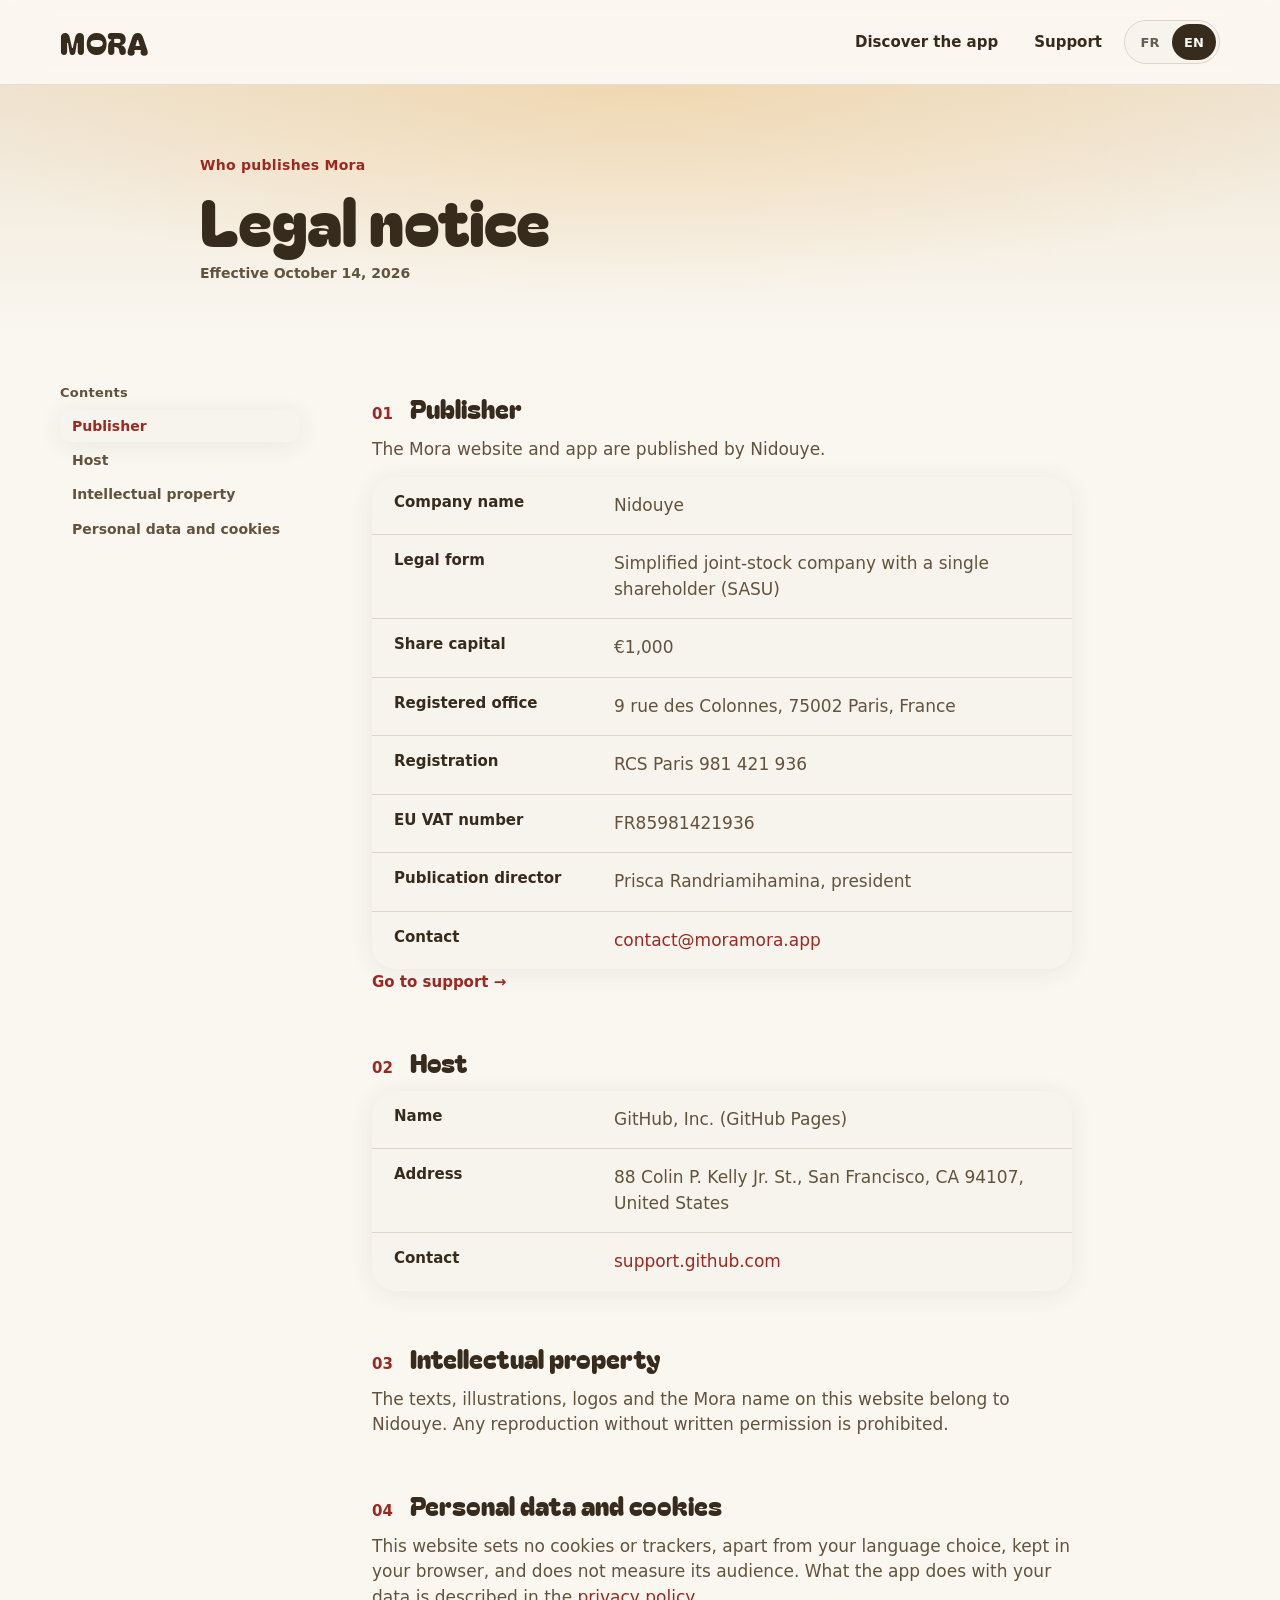
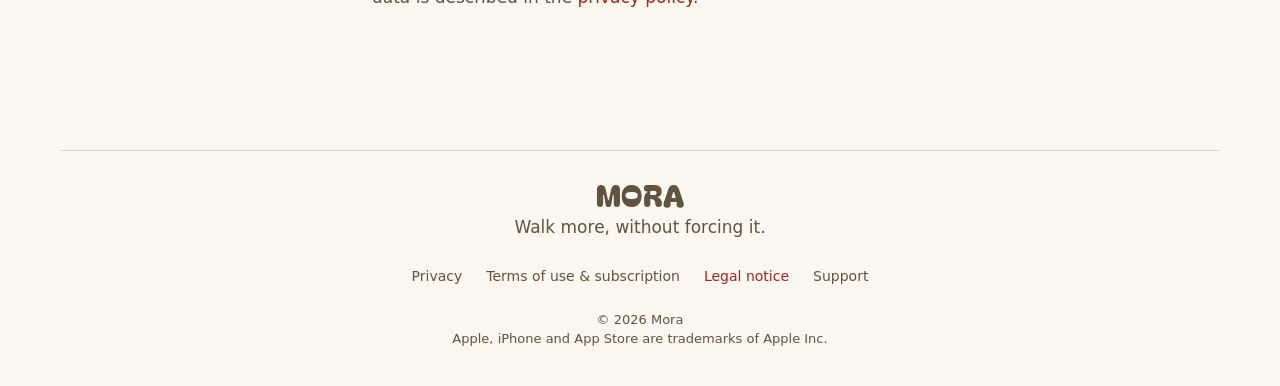
<file: en/legal.html>
<!doctype html><html lang="en"><head><meta charset="utf-8"><meta name="viewport" content="width=device-width,initial-scale=1"><title>Mora · Legal notice</title><meta name="description" content="Legal notice for the Mora website and app, published by Nidouye."><link rel="alternate" hreflang="fr" href="https://moramora.app/mentions-legales.html"><link rel="alternate" hreflang="en" href="https://moramora.app/en/legal.html"><link rel="alternate" hreflang="x-default" href="https://moramora.app/mentions-legales.html"><link rel="canonical" href="https://moramora.app/en/legal.html"><meta name="theme-color" content="#9D2821"><meta property="og:type" content="website"><meta property="og:url" content="https://moramora.app/en/legal.html"><meta property="og:site_name" content="Mora"><meta property="og:title" content="Mora · Legal notice"><meta property="og:description" content="Legal notice for the Mora website and app, published by Nidouye."><meta property="og:image" content="https://moramora.app/og-image-en.png"><meta property="og:locale" content="en_US"><meta property="og:locale:alternate" content="fr_FR"><meta name="twitter:card" content="summary_large_image"><link rel="icon" href="../assets/icone-apercu.png"><link rel="apple-touch-icon" href="../assets/icone-apercu.png"><script>(()=>{const d=document.documentElement;d.className='l-en';d.lang='en';try{localStorage.setItem('mora-site-langue','en')}catch(e){}d.dataset.etat=new URLSearchParams(location.search).get('etat')==='dispo'?'dispo':'bientot'})()</script><link rel="stylesheet" href="../site.css"></head><body><header class="entete clair"><div class="cadre nav"><a class="logo" href="index.html"><span class="logo-txt">MORA</span></a><div class="nav-d"><a class="nav-lien opt" href="index.html"><span lang="en">Discover the app</span></a><a class="nav-lien" href="support.html"><span lang="en">Support</span></a><div class="langue" role="group" aria-label="Language"><a data-l="fr" href="../mentions-legales.html" hreflang="fr">FR</a><a data-l="en" href="legal.html" hreflang="en" aria-current="page" class="on">EN</a></div></div></div></header>
<div class="doc-haut" data-screen-label="01 Mentions légales"><div class="cadre"><span class="etiq"><span lang="en">Who publishes Mora</span></span><h1><span lang="en">Legal notice</span></h1><span class="maj"><span lang="en">Effective October 14, 2026</span></span></div></div>
<main class="cadre doc"><nav class="sommaire" aria-label="Contents"><b><span lang="en">Contents</span></b><a href="#editeur"><span lang="en">Publisher</span></a><a href="#hebergeur"><span lang="en">Host</span></a><a href="#pi"><span lang="en">Intellectual property</span></a><a href="#cookies"><span lang="en">Personal data and cookies</span></a></nav><article class="texte"><section id="editeur"><h2><span class="n">01</span><span lang="en">Publisher</span></h2><p><span lang="en">The Mora website and app are published by Nidouye.</span></p><dl class="fiche"><dt><span lang="en">Company name</span></dt><dd>Nidouye</dd><dt><span lang="en">Legal form</span></dt><dd><span lang="en">Simplified joint-stock company with a single shareholder (SASU)</span></dd><dt><span lang="en">Share capital</span></dt><dd><span lang="en">€1,000</span></dd><dt><span lang="en">Registered office</span></dt><dd><span lang="en">9 rue des Colonnes, 75002 Paris, France</span></dd><dt><span lang="en">Registration</span></dt><dd>RCS Paris 981 421 936</dd><dt><span lang="en">EU VAT number</span></dt><dd>FR85981421936</dd><dt><span lang="en">Publication director</span></dt><dd><span lang="en">Prisca Randriamihamina, president</span></dd><dt><span lang="en">Contact</span></dt><dd><a href="mailto:contact@moramora.app">contact@moramora.app</a></dd></dl><a class="voir" href="support.html"><span lang="en">Go to support →</span></a></section><section id="hebergeur"><h2><span class="n">02</span><span lang="en">Host</span></h2><dl class="fiche"><dt><span lang="en">Name</span></dt><dd>GitHub, Inc. (GitHub Pages)</dd><dt><span lang="en">Address</span></dt><dd><span lang="en">88 Colin P. Kelly Jr. St., San Francisco, CA 94107, United States</span></dd><dt><span lang="en">Contact</span></dt><dd><a href="https://support.github.com">support.github.com</a></dd></dl></section><section id="pi"><h2><span class="n">03</span><span lang="en">Intellectual property</span></h2><p><span lang="en">The texts, illustrations, logos and the Mora name on this website belong to Nidouye. Any reproduction without written permission is prohibited.</span></p></section><section id="cookies"><h2><span class="n">04</span><span lang="en">Personal data and cookies</span></h2><p><span lang="en">This website sets no cookies or trackers, apart from your language choice, kept in your browser, and does not measure its audience. What the app does with your data is described in the <a href="privacy.html">privacy policy</a>.</span></p></section></article></main><footer class="pied"><div class="cadre"><div><a class="logo" href="index.html"><span class="logo-txt">MORA</span></a><p><span lang="en">Walk more, without forcing it.</span></p></div><nav aria-label="Documents"><a href="privacy.html"><span lang="en">Privacy</span></a><a href="terms.html"><span lang="en">Terms of use & subscription</span></a><a href="legal.html" class="ici"><span lang="en">Legal notice</span></a><a href="support.html"><span lang="en">Support</span></a></nav><div class="bas-pied"><span>© 2026 Mora</span><span><span lang="en">Apple, iPhone and App Store are trademarks of Apple Inc.</span></span></div></div></footer><script>(()=>{const s=[...document.querySelectorAll('.sommaire a')];if(s.length){const secs=s.map(a=>document.querySelector(a.getAttribute('href')));const maj=()=>{let i=0;secs.forEach((x,k)=>{if(x&&x.getBoundingClientRect().top<180)i=k});s.forEach((a,k)=>a.classList.toggle('on',k===i))};addEventListener('scroll',maj,{passive:true});maj()}})()</script></body></html>
</file>
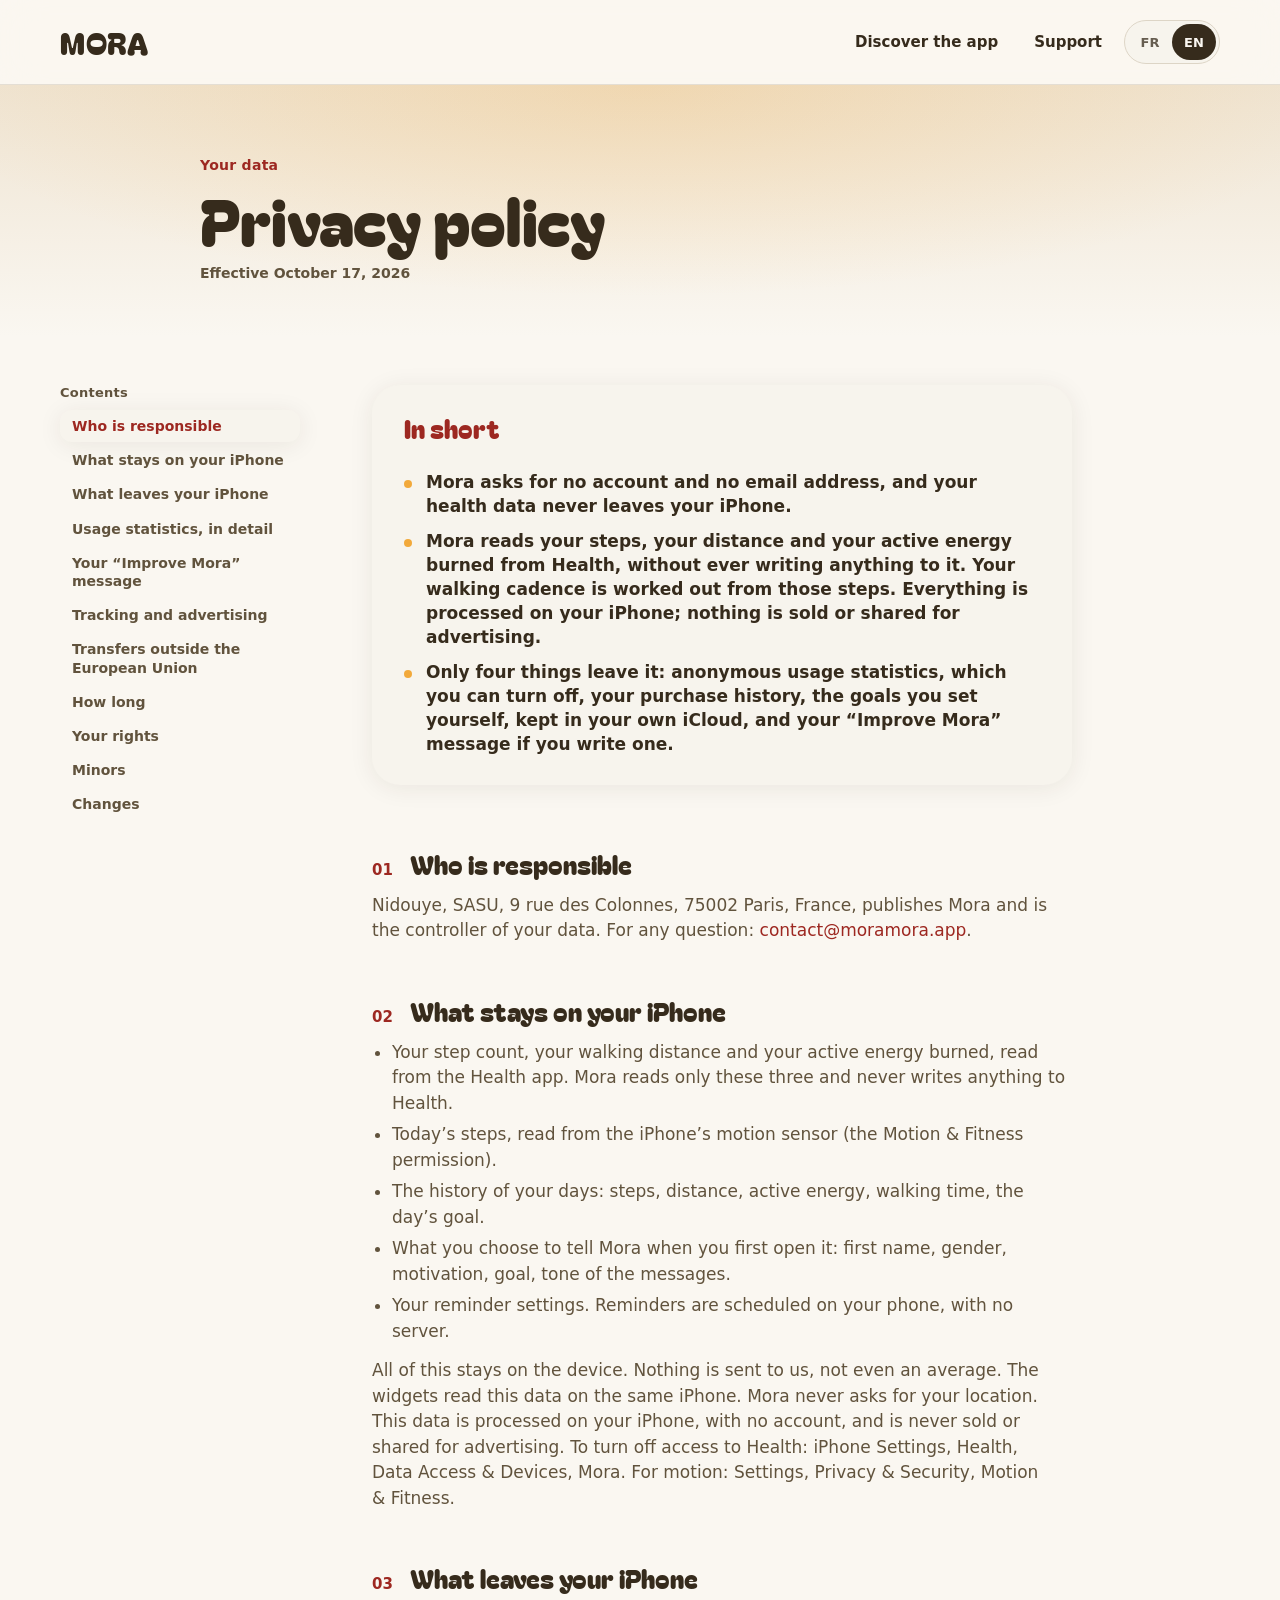
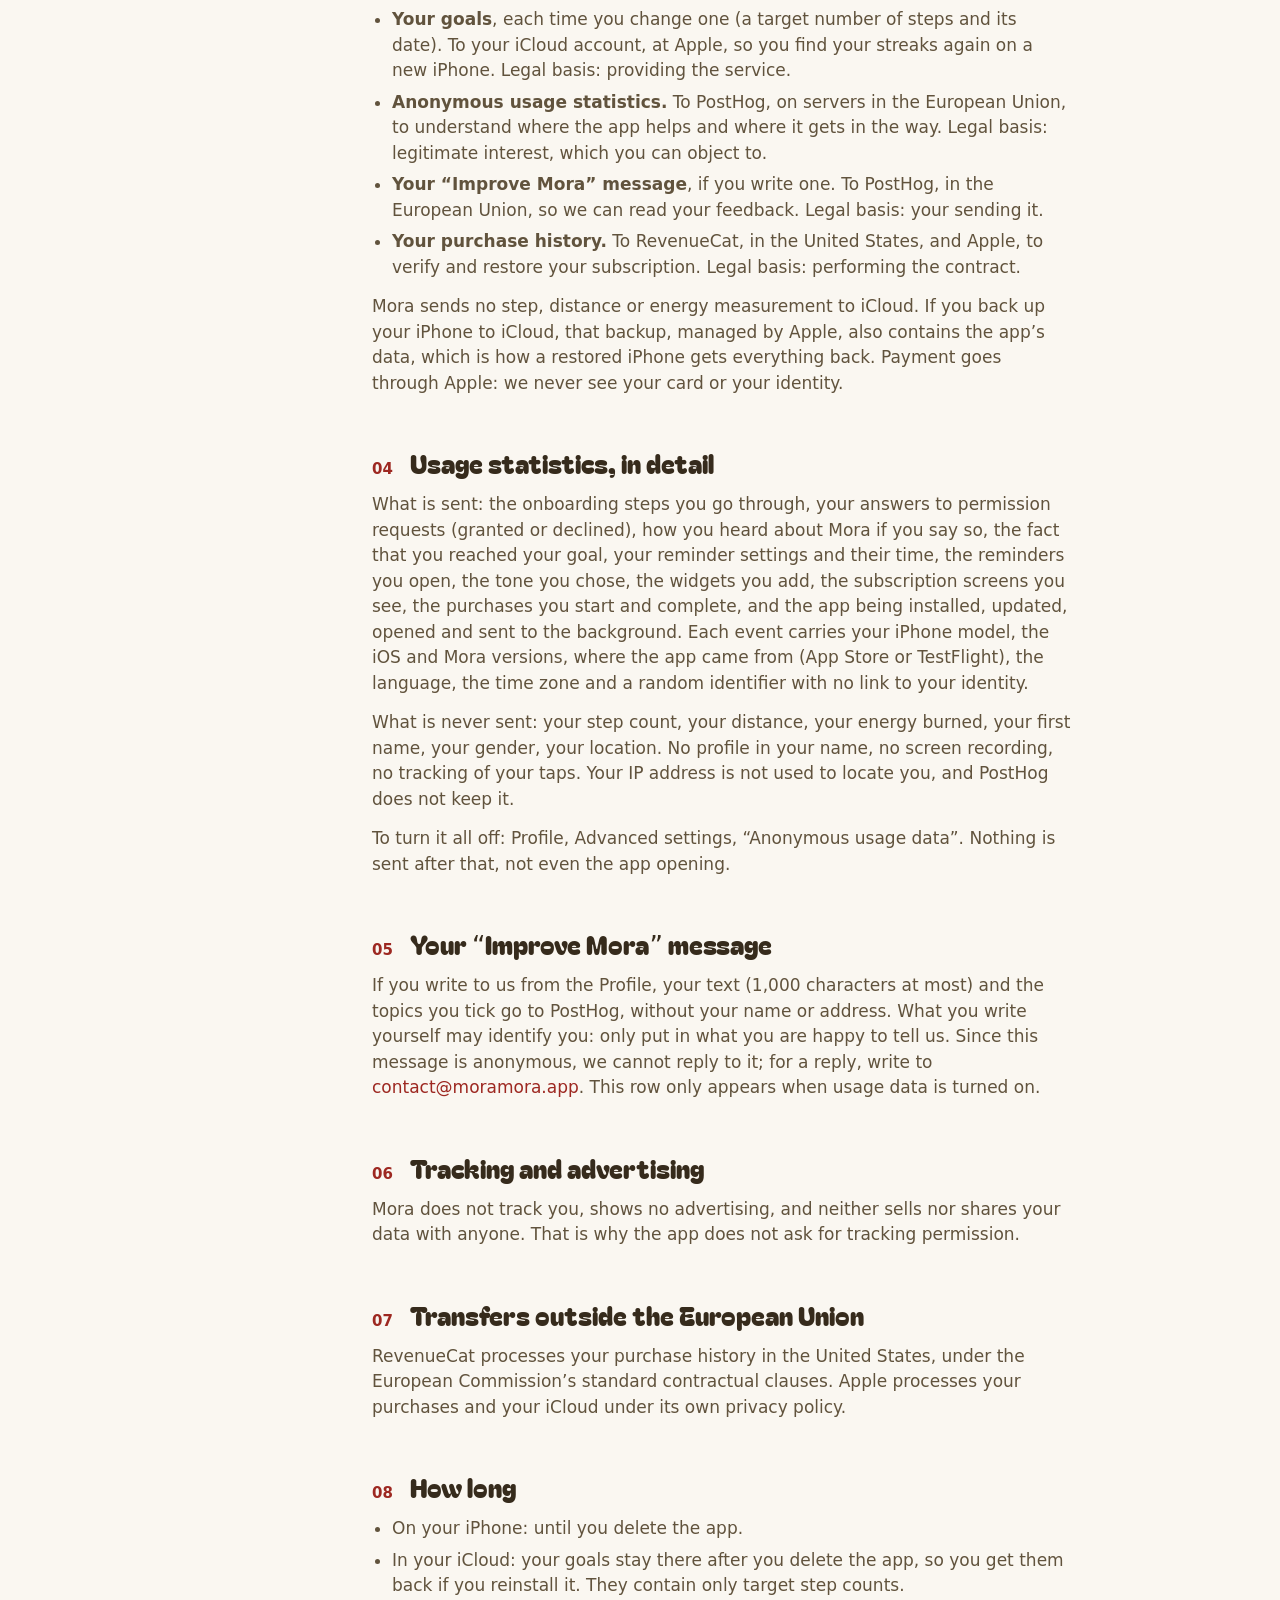
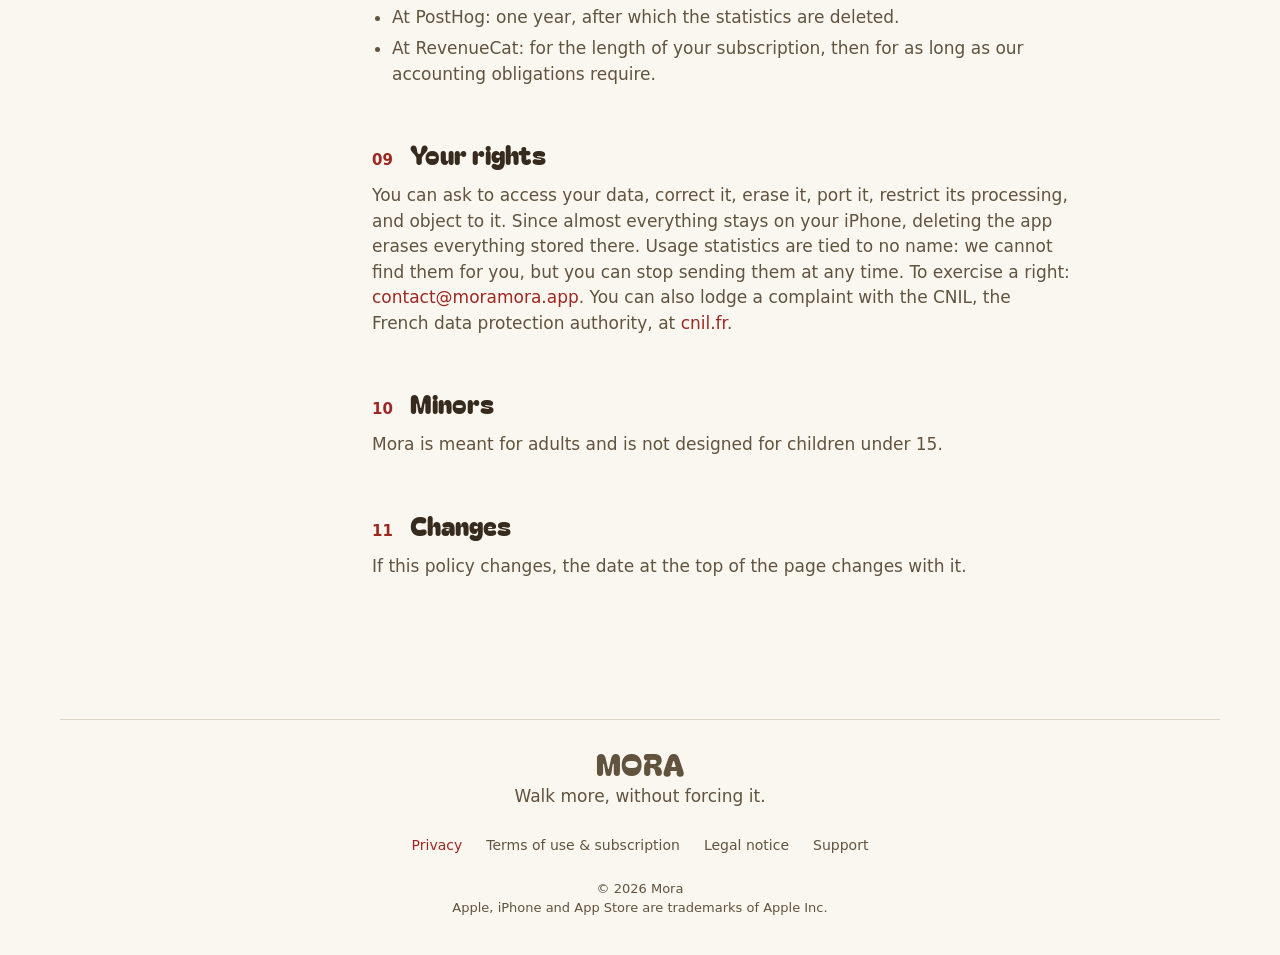
<file: en/privacy.html>
<!doctype html><html lang="en"><head><meta charset="utf-8"><meta name="viewport" content="width=device-width,initial-scale=1"><title>Mora · Privacy policy</title><meta name="description" content="How Mora handles your data: your steps stay on your iPhone, and what leaves it is described here."><link rel="alternate" hreflang="fr" href="https://moramora.app/confidentialite.html"><link rel="alternate" hreflang="en" href="https://moramora.app/en/privacy.html"><link rel="alternate" hreflang="x-default" href="https://moramora.app/confidentialite.html"><link rel="canonical" href="https://moramora.app/en/privacy.html"><meta name="theme-color" content="#9D2821"><meta property="og:type" content="website"><meta property="og:url" content="https://moramora.app/en/privacy.html"><meta property="og:site_name" content="Mora"><meta property="og:title" content="Mora · Privacy policy"><meta property="og:description" content="How Mora handles your data: your steps stay on your iPhone, and what leaves it is described here."><meta property="og:image" content="https://moramora.app/og-image-en.png"><meta property="og:locale" content="en_US"><meta property="og:locale:alternate" content="fr_FR"><meta name="twitter:card" content="summary_large_image"><link rel="icon" href="../assets/icone-apercu.png"><link rel="apple-touch-icon" href="../assets/icone-apercu.png"><script>(()=>{const d=document.documentElement;d.className='l-en';d.lang='en';try{localStorage.setItem('mora-site-langue','en')}catch(e){}d.dataset.etat=new URLSearchParams(location.search).get('etat')==='dispo'?'dispo':'bientot'})()</script><link rel="stylesheet" href="../site.css"></head><body><header class="entete clair"><div class="cadre nav"><a class="logo" href="index.html"><span class="logo-txt">MORA</span></a><div class="nav-d"><a class="nav-lien opt" href="index.html"><span lang="en">Discover the app</span></a><a class="nav-lien" href="support.html"><span lang="en">Support</span></a><div class="langue" role="group" aria-label="Language"><a data-l="fr" href="../confidentialite.html" hreflang="fr">FR</a><a data-l="en" href="privacy.html" hreflang="en" aria-current="page" class="on">EN</a></div></div></div></header>
<div class="doc-haut" data-screen-label="01 Confidentialité"><div class="cadre"><span class="etiq"><span lang="en">Your data</span></span><h1><span lang="en">Privacy policy</span></h1><span class="maj"><span lang="en">Effective October 17, 2026</span></span></div></div>
<main class="cadre doc"><nav class="sommaire" aria-label="Contents"><b><span lang="en">Contents</span></b><a href="#responsable"><span lang="en">Who is responsible</span></a><a href="#iphone"><span lang="en">What stays on your iPhone</span></a><a href="#sortie"><span lang="en">What leaves your iPhone</span></a><a href="#statistiques"><span lang="en">Usage statistics, in detail</span></a><a href="#message"><span lang="en">Your “Improve Mora” message</span></a><a href="#pistage"><span lang="en">Tracking and advertising</span></a><a href="#transferts"><span lang="en">Transfers outside the European Union</span></a><a href="#duree"><span lang="en">How long</span></a><a href="#droits"><span lang="en">Your rights</span></a><a href="#mineurs"><span lang="en">Minors</span></a><a href="#changements"><span lang="en">Changes</span></a></nav><article class="texte"><div class="enbref"><h2><span lang="en">In short</span></h2><ul><li><span lang="en">Mora asks for no account and no email address, and your health data never leaves your iPhone.</span></li><li><span lang="en">Mora reads your steps, your distance and your active energy burned from Health, without ever writing anything to it. Your walking cadence is worked out from those steps. Everything is processed on your iPhone; nothing is sold or shared for advertising.</span></li><li><span lang="en">Only four things leave it: anonymous usage statistics, which you can turn off, your purchase history, the goals you set yourself, kept in your own iCloud, and your “Improve Mora” message if you write one.</span></li></ul></div><section id="responsable"><h2><span class="n">01</span><span lang="en">Who is responsible</span></h2><p><span lang="en">Nidouye, SASU, 9 rue des Colonnes, 75002 Paris, France, publishes Mora and is the controller of your data. For any question: <a href="mailto:contact@moramora.app">contact@moramora.app</a>.</span></p></section><section id="iphone"><h2><span class="n">02</span><span lang="en">What stays on your iPhone</span></h2><ul class="puces"><li><span lang="en">Your step count, your walking distance and your active energy burned, read from the Health app. Mora reads only these three and never writes anything to Health.</span></li><li><span lang="en">Today’s steps, read from the iPhone’s motion sensor (the Motion & Fitness permission).</span></li><li><span lang="en">The history of your days: steps, distance, active energy, walking time, the day’s goal.</span></li><li><span lang="en">What you choose to tell Mora when you first open it: first name, gender, motivation, goal, tone of the messages.</span></li><li><span lang="en">Your reminder settings. Reminders are scheduled on your phone, with no server.</span></li></ul><p><span lang="en">All of this stays on the device. Nothing is sent to us, not even an average. The widgets read this data on the same iPhone. Mora never asks for your location. This data is processed on your iPhone, with no account, and is never sold or shared for advertising. To turn off access to Health: iPhone Settings, Health, Data Access & Devices, Mora. For motion: Settings, Privacy & Security, Motion & Fitness.</span></p></section><section id="sortie"><h2><span class="n">03</span><span lang="en">What leaves your iPhone</span></h2><ul class="puces"><li><span lang="en"><b>Your goals</b>, each time you change one (a target number of steps and its date). To your iCloud account, at Apple, so you find your streaks again on a new iPhone. Legal basis: providing the service.</span></li><li><span lang="en"><b>Anonymous usage statistics.</b> To PostHog, on servers in the European Union, to understand where the app helps and where it gets in the way. Legal basis: legitimate interest, which you can object to.</span></li><li><span lang="en"><b>Your “Improve Mora” message</b>, if you write one. To PostHog, in the European Union, so we can read your feedback. Legal basis: your sending it.</span></li><li><span lang="en"><b>Your purchase history.</b> To RevenueCat, in the United States, and Apple, to verify and restore your subscription. Legal basis: performing the contract.</span></li></ul><p><span lang="en">Mora sends no step, distance or energy measurement to iCloud. If you back up your iPhone to iCloud, that backup, managed by Apple, also contains the app’s data, which is how a restored iPhone gets everything back. Payment goes through Apple: we never see your card or your identity.</span></p></section><section id="statistiques"><h2><span class="n">04</span><span lang="en">Usage statistics, in detail</span></h2><p><span lang="en">What is sent: the onboarding steps you go through, your answers to permission requests (granted or declined), how you heard about Mora if you say so, the fact that you reached your goal, your reminder settings and their time, the reminders you open, the tone you chose, the widgets you add, the subscription screens you see, the purchases you start and complete, and the app being installed, updated, opened and sent to the background. Each event carries your iPhone model, the iOS and Mora versions, where the app came from (App Store or TestFlight), the language, the time zone and a random identifier with no link to your identity.</span></p><p><span lang="en">What is never sent: your step count, your distance, your energy burned, your first name, your gender, your location. No profile in your name, no screen recording, no tracking of your taps. Your IP address is not used to locate you, and PostHog does not keep it.</span></p><p><span lang="en">To turn it all off: Profile, Advanced settings, “Anonymous usage data”. Nothing is sent after that, not even the app opening.</span></p></section><section id="message"><h2><span class="n">05</span><span lang="en">Your “Improve Mora” message</span></h2><p><span lang="en">If you write to us from the Profile, your text (1,000 characters at most) and the topics you tick go to PostHog, without your name or address. What you write yourself may identify you: only put in what you are happy to tell us. Since this message is anonymous, we cannot reply to it; for a reply, write to <a href="mailto:contact@moramora.app">contact@moramora.app</a>. This row only appears when usage data is turned on.</span></p></section><section id="pistage"><h2><span class="n">06</span><span lang="en">Tracking and advertising</span></h2><p><span lang="en">Mora does not track you, shows no advertising, and neither sells nor shares your data with anyone. That is why the app does not ask for tracking permission.</span></p></section><section id="transferts"><h2><span class="n">07</span><span lang="en">Transfers outside the European Union</span></h2><p><span lang="en">RevenueCat processes your purchase history in the United States, under the European Commission’s standard contractual clauses. Apple processes your purchases and your iCloud under its own privacy policy.</span></p></section><section id="duree"><h2><span class="n">08</span><span lang="en">How long</span></h2><ul class="puces"><li><span lang="en">On your iPhone: until you delete the app.</span></li><li><span lang="en">In your iCloud: your goals stay there after you delete the app, so you get them back if you reinstall it. They contain only target step counts.</span></li><li><span lang="en">At PostHog: one year, after which the statistics are deleted.</span></li><li><span lang="en">At RevenueCat: for the length of your subscription, then for as long as our accounting obligations require.</span></li></ul></section><section id="droits"><h2><span class="n">09</span><span lang="en">Your rights</span></h2><p><span lang="en">You can ask to access your data, correct it, erase it, port it, restrict its processing, and object to it. Since almost everything stays on your iPhone, deleting the app erases everything stored there. Usage statistics are tied to no name: we cannot find them for you, but you can stop sending them at any time. To exercise a right: <a href="mailto:contact@moramora.app">contact@moramora.app</a>. You can also lodge a complaint with the CNIL, the French data protection authority, at <a href="https://www.cnil.fr">cnil.fr</a>.</span></p></section><section id="mineurs"><h2><span class="n">10</span><span lang="en">Minors</span></h2><p><span lang="en">Mora is meant for adults and is not designed for children under 15.</span></p></section><section id="changements"><h2><span class="n">11</span><span lang="en">Changes</span></h2><p><span lang="en">If this policy changes, the date at the top of the page changes with it.</span></p></section></article></main>
<footer class="pied"><div class="cadre"><div><a class="logo" href="index.html"><span class="logo-txt">MORA</span></a><p><span lang="en">Walk more, without forcing it.</span></p></div><nav aria-label="Documents"><a href="privacy.html" class="ici"><span lang="en">Privacy</span></a><a href="terms.html"><span lang="en">Terms of use & subscription</span></a><a href="legal.html"><span lang="en">Legal notice</span></a><a href="support.html"><span lang="en">Support</span></a></nav><div class="bas-pied"><span>© 2026 Mora</span><span><span lang="en">Apple, iPhone and App Store are trademarks of Apple Inc.</span></span></div></div></footer><script>(()=>{const s=[...document.querySelectorAll('.sommaire a')];if(s.length){const secs=s.map(a=>document.querySelector(a.getAttribute('href')));const maj=()=>{let i=0;secs.forEach((x,k)=>{if(x&&x.getBoundingClientRect().top<180)i=k});s.forEach((a,k)=>a.classList.toggle('on',k===i))};addEventListener('scroll',maj,{passive:true});maj()}})()</script></body></html>
</file>
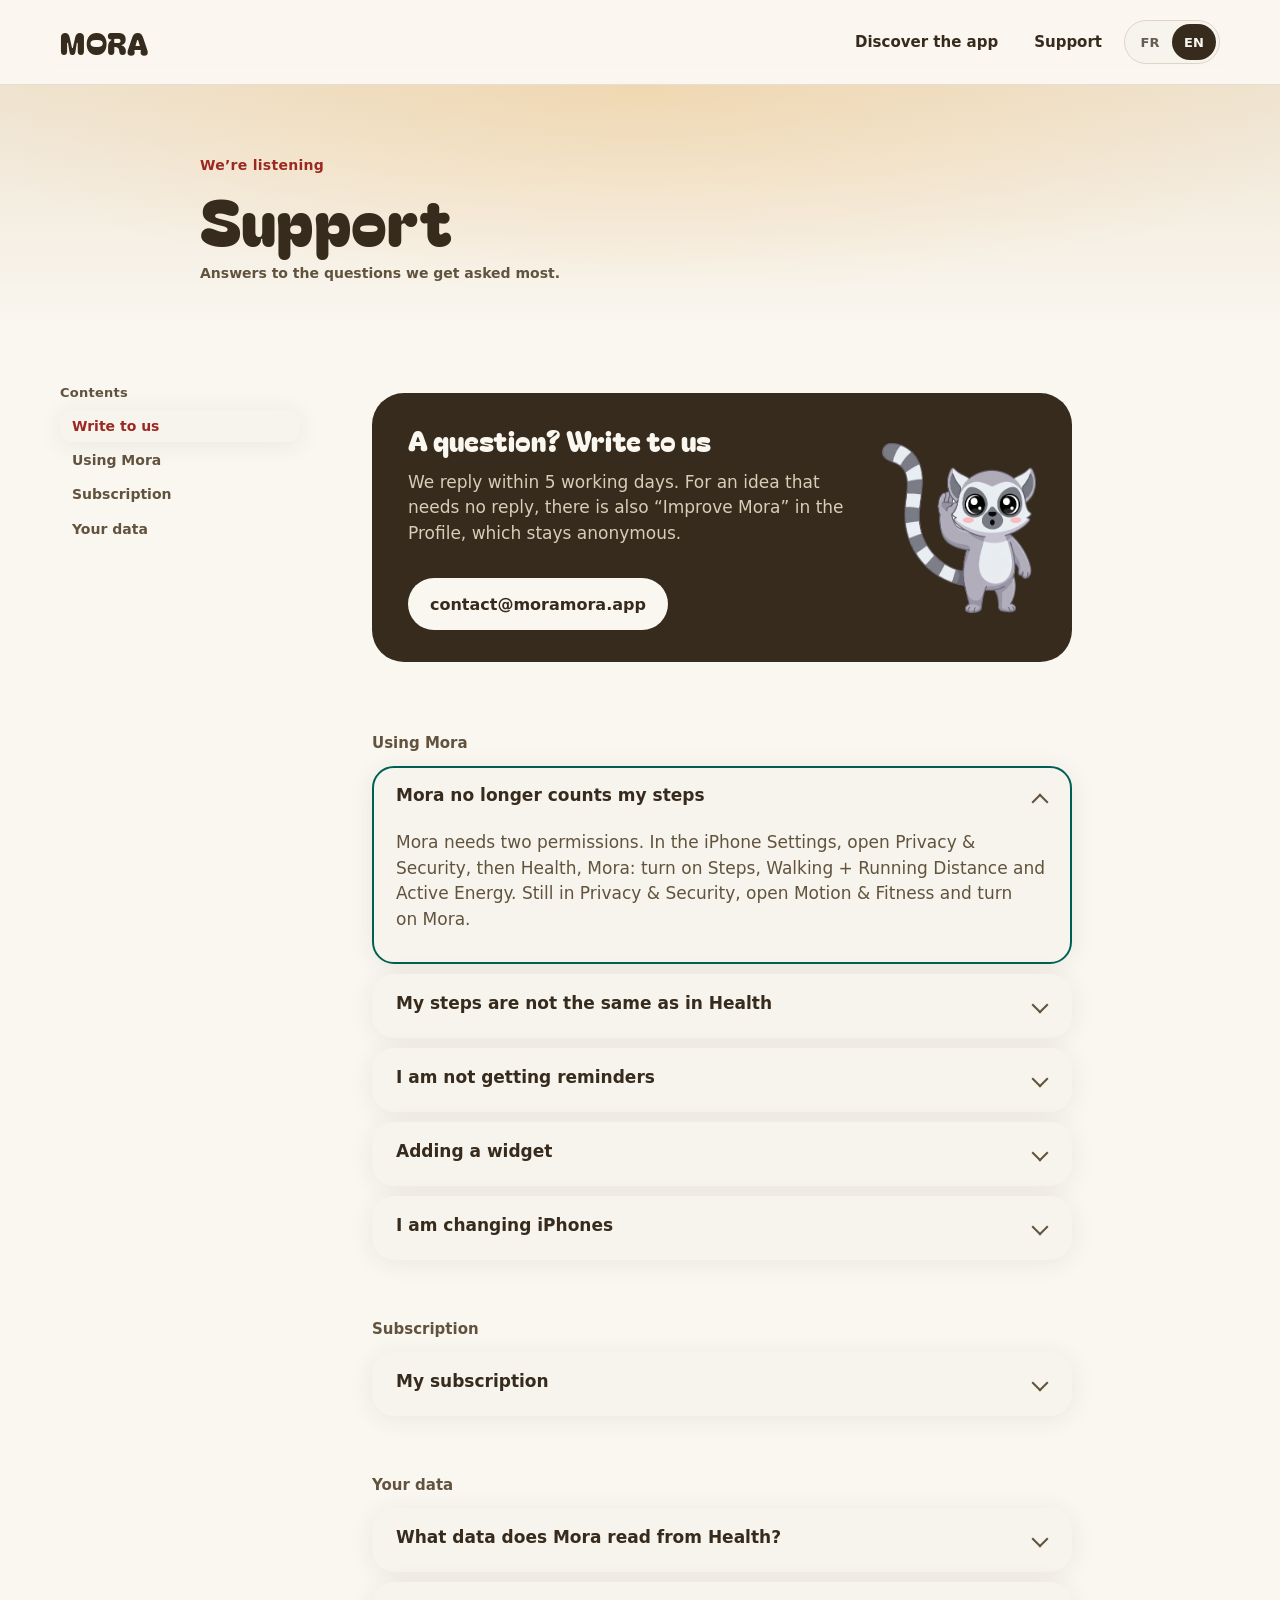
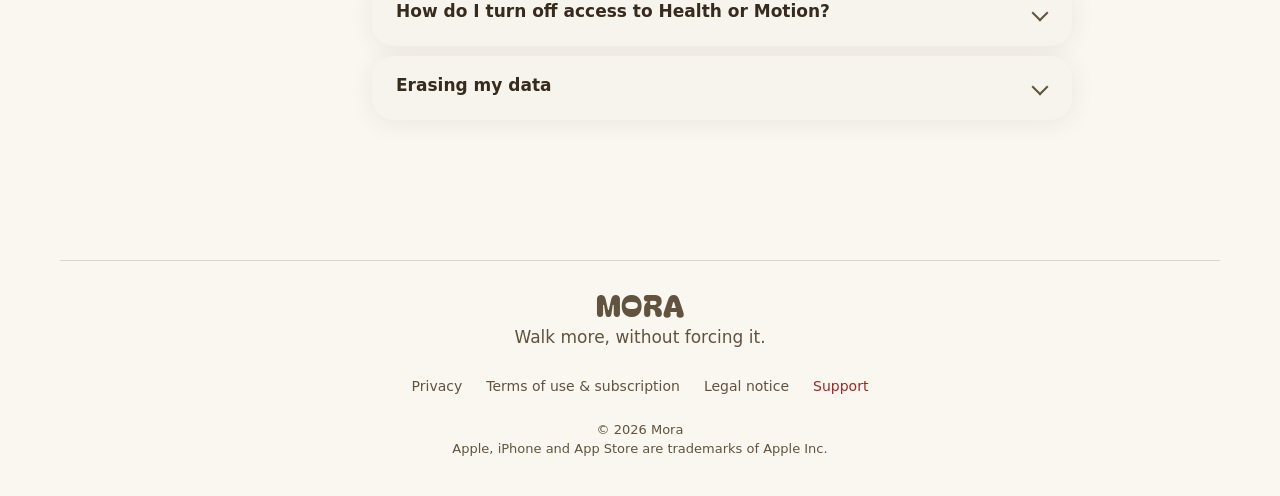
<file: en/support.html>
<!doctype html><html lang="en"><head><meta charset="utf-8"><meta name="viewport" content="width=device-width,initial-scale=1"><title>Mora · Support</title><meta name="description" content="Mora support: your steps, reminders, widgets, the subscription, your data."><link rel="alternate" hreflang="fr" href="https://moramora.app/assistance.html"><link rel="alternate" hreflang="en" href="https://moramora.app/en/support.html"><link rel="alternate" hreflang="x-default" href="https://moramora.app/assistance.html"><link rel="canonical" href="https://moramora.app/en/support.html"><meta name="theme-color" content="#9D2821"><meta property="og:type" content="website"><meta property="og:url" content="https://moramora.app/en/support.html"><meta property="og:site_name" content="Mora"><meta property="og:title" content="Mora · Support"><meta property="og:description" content="Mora support: your steps, reminders, widgets, the subscription, your data."><meta property="og:image" content="https://moramora.app/og-image-en.png"><meta property="og:locale" content="en_US"><meta property="og:locale:alternate" content="fr_FR"><meta name="twitter:card" content="summary_large_image"><link rel="icon" href="../assets/icone-apercu.png"><link rel="apple-touch-icon" href="../assets/icone-apercu.png"><script>(()=>{const d=document.documentElement;d.className='l-en';d.lang='en';try{localStorage.setItem('mora-site-langue','en')}catch(e){}d.dataset.etat=new URLSearchParams(location.search).get('etat')==='dispo'?'dispo':'bientot'})()</script><link rel="stylesheet" href="../site.css"></head><body><header class="entete clair"><div class="cadre nav"><a class="logo" href="index.html"><span class="logo-txt">MORA</span></a><div class="nav-d"><a class="nav-lien opt" href="index.html"><span lang="en">Discover the app</span></a><a class="nav-lien" href="support.html"><span lang="en">Support</span></a><div class="langue" role="group" aria-label="Language"><a data-l="fr" href="../assistance.html" hreflang="fr">FR</a><a data-l="en" href="support.html" hreflang="en" aria-current="page" class="on">EN</a></div></div></div></header>
<div class="doc-haut" data-screen-label="01 Assistance"><div class="cadre"><span class="etiq"><span lang="en">We’re listening</span></span><h1><span lang="en">Support</span></h1><span class="maj"><span lang="en">Answers to the questions we get asked most.</span></span></div></div>
<main class="cadre doc"><nav class="sommaire" aria-label="Contents"><b><span lang="en">Contents</span></b><a href="#contact"><span lang="en">Write to us</span></a><a href="#app"><span lang="en">Using Mora</span></a><a href="#abonnement"><span lang="en">Subscription</span></a><a href="#donnees"><span lang="en">Your data</span></a></nav><article class="texte"><section id="contact"><div class="contact"><div><h2><span lang="en">A question? Write to us</span></h2><p><span lang="en">We reply within 5 working days. For an idea that needs no reply, there is also “Improve Mora” in the Profile, which stays anonymous.</span></p><a class="mail" href="mailto:contact@moramora.app">contact@moramora.app</a></div><img src="../assets/c4-ecoute.png" alt=""></div></section><section id="app"><p class="faq-t"><span lang="en">Using Mora</span></p><div class="faq"><details class="cle" open><summary><span lang="en">Mora no longer counts my steps</span></summary><div class="rep"><p><span lang="en">Mora needs two permissions. In the iPhone Settings, open Privacy & Security, then Health, Mora: turn on Steps, Walking + Running Distance and Active Energy. Still in Privacy & Security, open Motion & Fitness and turn on Mora.</span></p></div></details><details><summary><span lang="en">My steps are not the same as in Health</span></summary><div class="rep"><p><span lang="en">During the day, Mora shows the iPhone’s steps live. The Health app then adds those from your Apple Watch, without counting them twice, and Mora lines up with it. A small gap during the day is normal.</span></p></div></details><details><summary><span lang="en">I am not getting reminders</span></summary><div class="rep"><p><span lang="en">Check in the iPhone Settings, Notifications, Mora, that notifications are allowed. Reminder times are set in Mora’s Profile, My reminders. A Focus mode can also hold them back.</span></p></div></details><details><summary><span lang="en">Adding a widget</span></summary><div class="rep"><p><span lang="en">On the Home Screen, touch and hold an empty area, tap Edit then Add Widget, and search for Mora.</span></p></div></details><details><summary><span lang="en">I am changing iPhones</span></summary><div class="rep"><p><span lang="en">Sign your new iPhone into the same iCloud account and turn on Health syncing. Mora finds your goals in iCloud and your steps in Health, then rebuilds your streaks.</span></p></div></details></div></section><section id="abonnement"><p class="faq-t"><span lang="en">Subscription</span></p><div class="faq"><details><summary><span lang="en">My subscription</span></summary><div class="rep"><p><span lang="en">To cancel or change plans: iPhone Settings, your name, Subscriptions. After reinstalling, tap “Restore” on the subscription screen, or “Restore my purchases” in the Profile. Refund requests go to Apple, at <a href="https://reportaproblem.apple.com">reportaproblem.apple.com</a>. The details are in the <a href="terms.html">terms of use</a>.</span></p></div></details></div></section><section id="donnees"><p class="faq-t"><span lang="en">Your data</span></p><div class="faq"><details><summary><span lang="en">What data does Mora read from Health?</span></summary><div class="rep"><p><span lang="en">Three kinds, read only: your step count, your walking distance and your active energy burned. Mora never writes anything to Health. The iPhone’s motion sensor also gives it today’s steps live, and your cadence is worked out from your steps. Everything is processed on your iPhone, with no account, and nothing is sold or shared for advertising. The details are in the <a href="privacy.html">privacy policy</a>.</span></p></div></details><details><summary><span lang="en">How do I turn off access to Health or Motion?</span></summary><div class="rep"><p><span lang="en">For Health: iPhone Settings, Health, Data Access & Devices, Mora, then turn off the data you choose. For motion: Settings, Privacy & Security, Motion & Fitness, Mora. Without these two permissions, Mora can no longer count your steps.</span></p></div></details><details><summary><span lang="en">Erasing my data</span></summary><div class="rep"><p><span lang="en">Deleting the app erases everything Mora keeps on your iPhone. To stop the anonymous statistics without deleting the app: Profile, Advanced settings, “Anonymous usage data”. The rest is described in the <a href="privacy.html">privacy policy</a>.</span></p></div></details></div></section></article></main><footer class="pied"><div class="cadre"><div><a class="logo" href="index.html"><span class="logo-txt">MORA</span></a><p><span lang="en">Walk more, without forcing it.</span></p></div><nav aria-label="Documents"><a href="privacy.html"><span lang="en">Privacy</span></a><a href="terms.html"><span lang="en">Terms of use & subscription</span></a><a href="legal.html"><span lang="en">Legal notice</span></a><a href="support.html" class="ici"><span lang="en">Support</span></a></nav><div class="bas-pied"><span>© 2026 Mora</span><span><span lang="en">Apple, iPhone and App Store are trademarks of Apple Inc.</span></span></div></div></footer><script>(()=>{const s=[...document.querySelectorAll('.sommaire a')];if(s.length){const secs=s.map(a=>document.querySelector(a.getAttribute('href')));const maj=()=>{let i=0;secs.forEach((x,k)=>{if(x&&x.getBoundingClientRect().top<180)i=k});s.forEach((a,k)=>a.classList.toggle('on',k===i))};addEventListener('scroll',maj,{passive:true});maj()}})()</script></body></html>
</file>
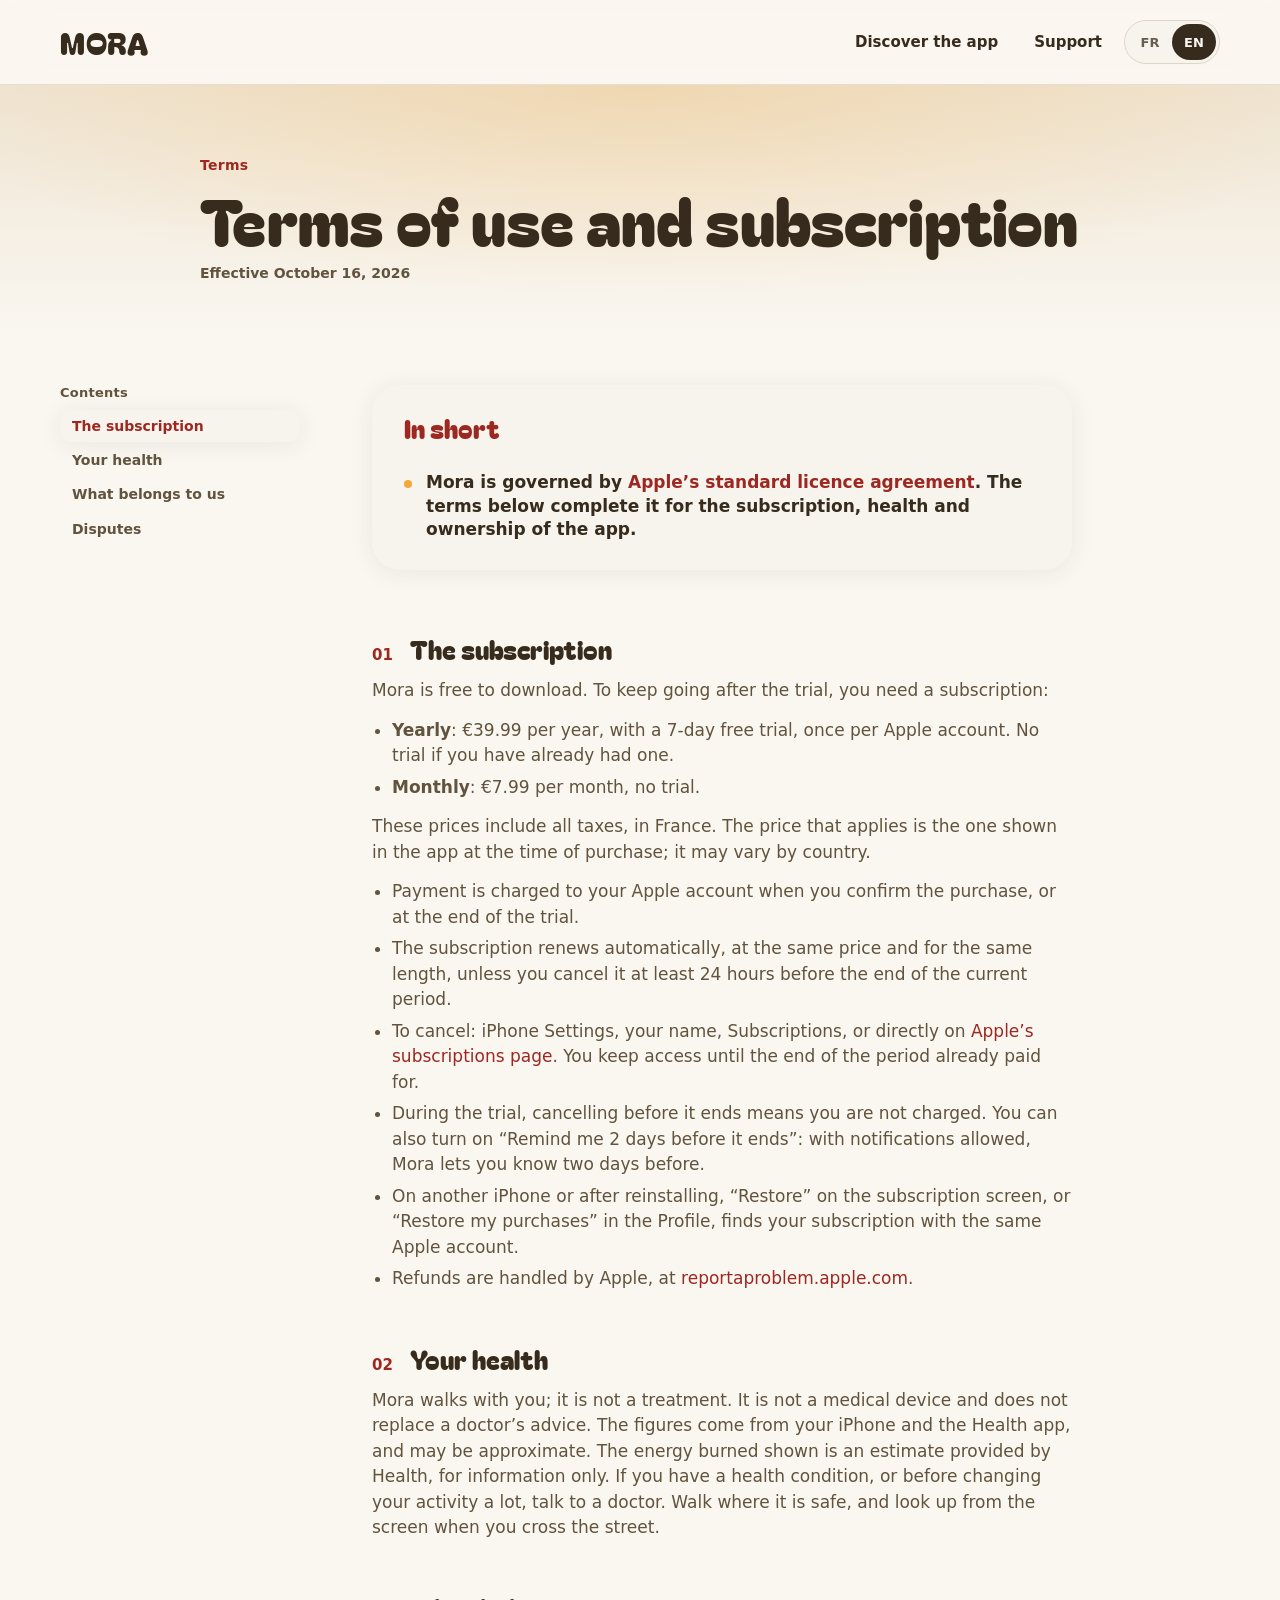
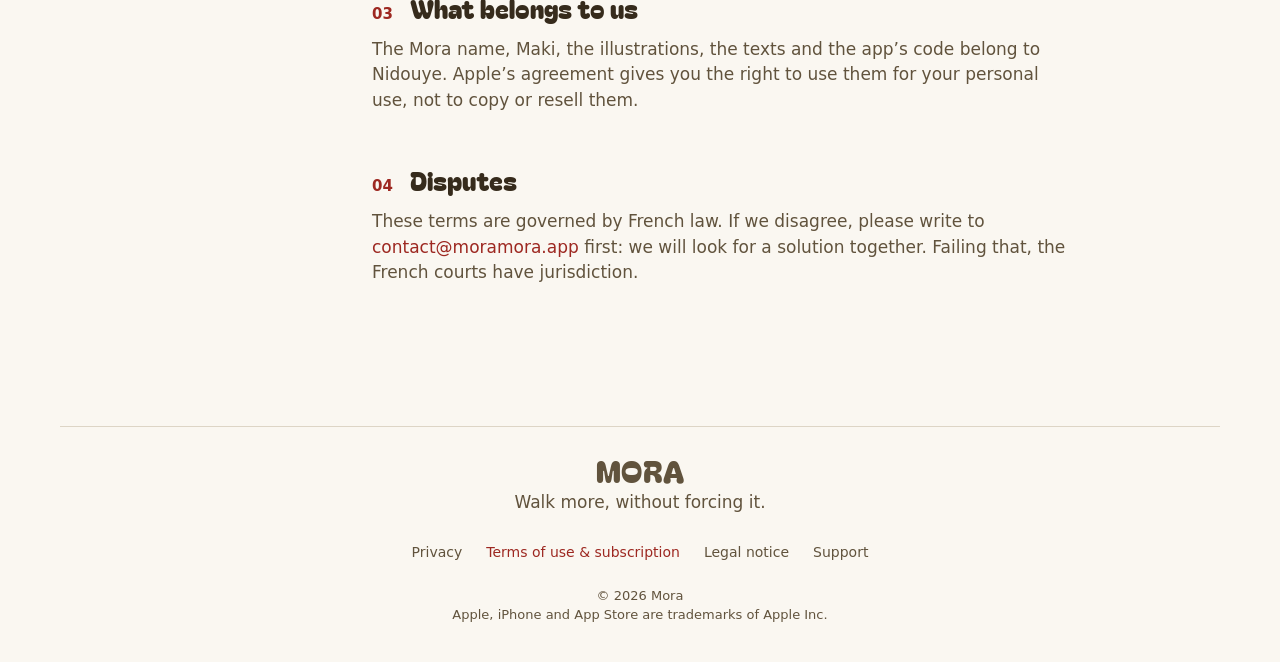
<file: en/terms.html>
<!doctype html><html lang="en"><head><meta charset="utf-8"><meta name="viewport" content="width=device-width,initial-scale=1"><title>Mora · Terms of use and subscription</title><meta name="description" content="Mora’s terms of use and subscription: the trial, prices, cancelling, your health."><link rel="alternate" hreflang="fr" href="https://moramora.app/conditions.html"><link rel="alternate" hreflang="en" href="https://moramora.app/en/terms.html"><link rel="alternate" hreflang="x-default" href="https://moramora.app/conditions.html"><link rel="canonical" href="https://moramora.app/en/terms.html"><meta name="theme-color" content="#9D2821"><meta property="og:type" content="website"><meta property="og:url" content="https://moramora.app/en/terms.html"><meta property="og:site_name" content="Mora"><meta property="og:title" content="Mora · Terms of use and subscription"><meta property="og:description" content="Mora’s terms of use and subscription: the trial, prices, cancelling, your health."><meta property="og:image" content="https://moramora.app/og-image-en.png"><meta property="og:locale" content="en_US"><meta property="og:locale:alternate" content="fr_FR"><meta name="twitter:card" content="summary_large_image"><link rel="icon" href="../assets/icone-apercu.png"><link rel="apple-touch-icon" href="../assets/icone-apercu.png"><script>(()=>{const d=document.documentElement;d.className='l-en';d.lang='en';try{localStorage.setItem('mora-site-langue','en')}catch(e){}d.dataset.etat=new URLSearchParams(location.search).get('etat')==='dispo'?'dispo':'bientot'})()</script><link rel="stylesheet" href="../site.css"></head><body><header class="entete clair"><div class="cadre nav"><a class="logo" href="index.html"><span class="logo-txt">MORA</span></a><div class="nav-d"><a class="nav-lien opt" href="index.html"><span lang="en">Discover the app</span></a><a class="nav-lien" href="support.html"><span lang="en">Support</span></a><div class="langue" role="group" aria-label="Language"><a data-l="fr" href="../conditions.html" hreflang="fr">FR</a><a data-l="en" href="terms.html" hreflang="en" aria-current="page" class="on">EN</a></div></div></div></header>
<div class="doc-haut" data-screen-label="01 Conditions"><div class="cadre"><span class="etiq"><span lang="en">Terms</span></span><h1><span lang="en">Terms of use and subscription</span></h1><span class="maj"><span lang="en">Effective October 16, 2026</span></span></div></div>
<main class="cadre doc"><nav class="sommaire" aria-label="Contents"><b><span lang="en">Contents</span></b><a href="#abonnement"><span lang="en">The subscription</span></a><a href="#sante"><span lang="en">Your health</span></a><a href="#propriete"><span lang="en">What belongs to us</span></a><a href="#litiges"><span lang="en">Disputes</span></a></nav><article class="texte"><div class="enbref"><h2><span lang="en">In short</span></h2><ul><li><span lang="en">Mora is governed by <a href="https://www.apple.com/legal/internet-services/itunes/dev/stdeula/">Apple’s standard licence agreement</a>. The terms below complete it for the subscription, health and ownership of the app.</span></li></ul></div><section id="abonnement"><h2><span class="n">01</span><span lang="en">The subscription</span></h2><p><span lang="en">Mora is free to download. To keep going after the trial, you need a subscription:</span></p><ul class="puces"><li><span lang="en"><b>Yearly</b>: €39.99 per year, with a 7-day free trial, once per Apple account. No trial if you have already had one.</span></li><li><span lang="en"><b>Monthly</b>: €7.99 per month, no trial.</span></li></ul><p><span lang="en">These prices include all taxes, in France. The price that applies is the one shown in the app at the time of purchase; it may vary by country.</span></p><ul class="puces"><li><span lang="en">Payment is charged to your Apple account when you confirm the purchase, or at the end of the trial.</span></li><li><span lang="en">The subscription renews automatically, at the same price and for the same length, unless you cancel it at least 24 hours before the end of the current period.</span></li><li><span lang="en">To cancel: iPhone Settings, your name, Subscriptions, or directly on <a href="https://apps.apple.com/account/subscriptions">Apple’s subscriptions page</a>. You keep access until the end of the period already paid for.</span></li><li><span lang="en">During the trial, cancelling before it ends means you are not charged. You can also turn on “Remind me 2 days before it ends”: with notifications allowed, Mora lets you know two days before.</span></li><li><span lang="en">On another iPhone or after reinstalling, “Restore” on the subscription screen, or “Restore my purchases” in the Profile, finds your subscription with the same Apple account.</span></li><li><span lang="en">Refunds are handled by Apple, at <a href="https://reportaproblem.apple.com">reportaproblem.apple.com</a>.</span></li></ul></section><section id="sante"><h2><span class="n">02</span><span lang="en">Your health</span></h2><p><span lang="en">Mora walks with you; it is not a treatment. It is not a medical device and does not replace a doctor’s advice. The figures come from your iPhone and the Health app, and may be approximate. The energy burned shown is an estimate provided by Health, for information only. If you have a health condition, or before changing your activity a lot, talk to a doctor. Walk where it is safe, and look up from the screen when you cross the street.</span></p></section><section id="propriete"><h2><span class="n">03</span><span lang="en">What belongs to us</span></h2><p><span lang="en">The Mora name, Maki, the illustrations, the texts and the app’s code belong to Nidouye. Apple’s agreement gives you the right to use them for your personal use, not to copy or resell them.</span></p></section><section id="litiges"><h2><span class="n">04</span><span lang="en">Disputes</span></h2><p><span lang="en">These terms are governed by French law. If we disagree, please write to <a href="mailto:contact@moramora.app">contact@moramora.app</a> first: we will look for a solution together. Failing that, the French courts have jurisdiction.</span></p></section></article></main>
<footer class="pied"><div class="cadre"><div><a class="logo" href="index.html"><span class="logo-txt">MORA</span></a><p><span lang="en">Walk more, without forcing it.</span></p></div><nav aria-label="Documents"><a href="privacy.html"><span lang="en">Privacy</span></a><a href="terms.html" class="ici"><span lang="en">Terms of use & subscription</span></a><a href="legal.html"><span lang="en">Legal notice</span></a><a href="support.html"><span lang="en">Support</span></a></nav><div class="bas-pied"><span>© 2026 Mora</span><span><span lang="en">Apple, iPhone and App Store are trademarks of Apple Inc.</span></span></div></div></footer><script>(()=>{const s=[...document.querySelectorAll('.sommaire a')];if(s.length){const secs=s.map(a=>document.querySelector(a.getAttribute('href')));const maj=()=>{let i=0;secs.forEach((x,k)=>{if(x&&x.getBoundingClientRect().top<180)i=k});s.forEach((a,k)=>a.classList.toggle('on',k===i))};addEventListener('scroll',maj,{passive:true});maj()}})()</script></body></html>
</file>
<file: site.css>
@font-face{font-family:"Bagel";src:url("assets/bagel.ttf") format("truetype");font-display:swap}
:root{--bg:#EAE3D7;--surface:#F7F4ED;--creme:#FAF7F1;--text:#362B1C;--text2:#61533D;--line:#DDD5C6;--accent:#9D2821;--terre-f:#7E1F1A;--joie:#F2A93B;--election:#005F53;--sf:-apple-system,BlinkMacSystemFont,"Segoe UI",system-ui,sans-serif; /* @kind font */
--sf-rond:ui-rounded,-apple-system,system-ui,sans-serif; /* @kind font */
--ombre:0 3px 24px rgba(54,43,28,.08);--l:min(1160px,100% - 48px); /* @kind spacing */
}
*{box-sizing:border-box;margin:0;padding:0}
html{scroll-behavior:smooth}
body{font:17px/1.5 var(--sf);color:var(--text);background:var(--creme);-webkit-font-smoothing:antialiased}
.l-fr [lang=en]:not(html),.l-en [lang=fr]:not(html){display:none!important}
a{color:var(--accent);text-decoration:none}a:hover{color:var(--text)}
img{display:block;max-width:100%}
.cadre{width:var(--l);margin:0 auto}
.logo{font:30px/1 "Bagel",var(--sf-rond);color:inherit;letter-spacing:.01em}
.logo:hover{color:inherit;opacity:.85}
.nav{display:flex;align-items:center;justify-content:space-between;gap:16px;height:84px}
.nav-d{display:flex;align-items:center;gap:8px}
.nav-lien{min-height:44px;padding:0 14px;display:flex;align-items:center;font:600 15px var(--sf-rond);color:inherit;border-radius:22px}
.nav-lien:hover{color:inherit;background:rgba(255,255,255,.14)}
.langue{display:flex;padding:3px;border-radius:999px;background:rgba(255,255,255,.14);border:1px solid rgba(255,255,255,.28)}
.langue button,.langue a{min-width:44px;height:36px;border:0;border-radius:999px;background:transparent;color:inherit;font:600 13px var(--sf-rond);cursor:pointer;opacity:.75}
.langue button.on,.langue a.on{background:var(--creme);color:var(--text);opacity:1}
.clair .langue{background:var(--surface);border-color:var(--line)}
.clair .langue button.on,.langue a.on{background:var(--text);color:var(--creme)}
.clair .nav-lien:hover{background:var(--surface)}
.terre{background:radial-gradient(90% 70% at 70% 0%,#B8402F 0%,transparent 70%),linear-gradient(180deg,#9D2821 0%,#7E1F1A 100%);color:#FAF4EA}
.store{display:inline-flex;align-items:center;gap:12px;min-height:60px;padding:8px 26px 8px 20px;border-radius:999px;background:#FAF4EA;color:var(--text);font:600 17px var(--sf-rond);box-shadow:0 10px 30px rgba(40,10,5,.25);border:0;cursor:pointer;transition:transform .2s}
.store:hover{color:var(--text);transform:translateY(-2px)}
.store .ico{width:36px;height:36px;border-radius:10px;overflow:hidden;flex:none}
.store small{display:block;font:500 12px var(--sf);color:var(--text2);line-height:1.1}
.store span span{display:block;line-height:1.2;white-space:nowrap}.store>span{text-align:left}
.store.fonce{background:var(--text);color:var(--creme)}.store.fonce small{color:#D9CDB8}.store.fonce:hover{color:var(--creme)}
[data-etat=bientot] .store{cursor:default}[data-etat=bientot] .store:hover{transform:none}
[data-etat=bientot] .si-dispo,[data-etat=dispo] .si-bientot{display:none!important}
.android{font:600 14px var(--sf-rond);opacity:.82;display:flex;align-items:center;gap:8px}
.android i{width:8px;height:8px;border-radius:50%;background:var(--joie)}
/* téléphone */
.tel{position:relative;flex:none}.tel{width:306.5px;height:664.6px}.tel>div{transform:scale(0.78)}
.tel>div{position:absolute;left:0;top:0;width:393px;height:852px;transform-origin:0 0;border-radius:58px;box-shadow:0 0 0 11px #1d1813,0 0 0 12.5px #4a4036,0 40px 90px rgba(40,10,5,.35)}
.tel .vitre{position:absolute;inset:0;border-radius:48px;overflow:hidden;background:#FAF7F1}
.tel iframe{position:absolute;left:0;top:-8px;width:393px;height:868px;border:0;pointer-events:none}
.tel .ile{position:absolute;top:11px;left:50%;width:124px;height:36px;margin-left:-62px;border-radius:20px;background:#000;z-index:3}
/* pied */
.pied{background:var(--creme);padding:0 0 40px;color:var(--text2)}
.pied .cadre{display:flex;flex-direction:column;align-items:center;gap:14px;padding-top:28px;border-top:1px solid var(--line);text-align:center}

.pied nav{display:flex;flex-wrap:wrap;justify-content:center;gap:0 24px}
.pied nav a{min-height:44px;display:flex;align-items:center;font:500 14px var(--sf);color:var(--text2)}
.pied nav a:hover,.pied nav a.ici{color:var(--accent)}
.pied .bas-pied{display:flex;flex-direction:column;align-items:center;gap:4px;font:13px var(--sf);color:var(--text2)}
@media (max-width:760px){.nav-lien.opt{display:none}}
/* landing */
.ouverture-site{background:radial-gradient(120% 60% at 50% 0%,rgba(242,169,59,.24),transparent 75%),linear-gradient(180deg,#EFE4D2 0%,#F7F2E9 45%,#FAF7F1 100%);color:var(--text)}
.hero{overflow:hidden;position:relative}
.hero-t{display:flex;flex-direction:column;align-items:center;text-align:center;gap:14px;padding:24px 0 112px}
.seuil-maki{position:relative;width:189.75px;height:299.6px;zoom:1.3;margin-bottom:16px}
.hero h1{font:clamp(44px,6vw,80px)/1.04 "Bagel",var(--sf-rond);max-width:14ch;text-wrap:balance}
.hero .chapo{font:clamp(18px,1.6vw,21px)/1.4 var(--sf);color:var(--text2);width:max-content;max-width:100%}
.cta{display:flex;flex-direction:column;align-items:center;gap:14px;margin-top:22px}
.android{color:var(--text2);opacity:1}
.benef{padding:64px 0 64px;background:var(--creme)}
.benef-intro{text-align:center;max-width:680px;margin:0 auto 56px;display:flex;flex-direction:column;gap:14px;align-items:center}
.etiq{font:600 14px var(--sf-rond);letter-spacing:.02em;color:var(--accent)}
.titre{font:clamp(38px,4.8vw,60px)/1 "Bagel",var(--sf-rond);text-wrap:balance}
.benef .titre em{color:var(--accent)}
.sous{font:600 19px/1.4 var(--sf-rond);color:var(--text2);text-wrap:balance}
.bento{display:grid;grid-template-columns:repeat(6,minmax(0,1fr));gap:20px}
.tuile{position:relative;grid-column:span 3;background:var(--surface);border-radius:36px;padding:36px 36px 0;display:flex;flex-direction:column;gap:10px;overflow:hidden;box-shadow:var(--ombre);min-height:440px}
.tuile.l4{grid-column:span 4}.tuile.l2{grid-column:span 2}
.tuile h3{font:clamp(26px,2.6vw,34px)/1.04 "Bagel",var(--sf-rond);text-wrap:balance;max-width:16ch}
.tuile p{font:16px/1.5 var(--sf);color:var(--text2);max-width:40ch;text-wrap:pretty}
.tuile .img{margin-top:auto;display:flex;justify-content:center;align-items:flex-end;padding-top:24px}
.tuile .img img{height:auto}
.t-cal .img img{width:min(560px,100%);mix-blend-mode:multiply}
.t-fete{background:linear-gradient(180deg,#FBE9C9,#F6DDB2)}
.t-fete .img img{width:min(300px,100%);margin-bottom:-6px}
.t-verr .img{padding-bottom:36px}.t-verr .img img{width:min(380px,100%);border-radius:28px;box-shadow:0 20px 44px rgba(54,43,28,.2)}
.t-acc .img{padding-bottom:36px}.t-acc .img img{width:min(440px,100%);border-radius:28px;box-shadow:0 20px 44px rgba(54,43,28,.16)}
.t-ton{grid-column:span 6;min-height:0;padding:40px 44px;display:grid;grid-template-columns:minmax(0,1fr) auto;gap:32px;align-items:center}
.tons{display:flex;gap:18px}
.tons figure{display:flex;flex-direction:column;align-items:center;gap:10px;font:600 14px var(--sf-rond);color:var(--text)}
.tons img{width:104px;height:104px;border-radius:50%;background:var(--creme);box-shadow:var(--ombre)}
.fin{padding:48px 0 112px}
.fin-c{display:flex;flex-direction:column;align-items:center;text-align:center}
.bulle-app{position:relative;max-width:440px;padding:14px 22px;border-radius:24px;background:var(--surface);box-shadow:var(--ombre)}
.bulle-app::after{content:"";position:absolute;left:50%;bottom:-8px;width:18px;height:18px;margin-left:-9px;background:var(--surface);transform:rotate(45deg);border-radius:0 0 5px 0}
.bulle-app p{font:600 19px/1.4 var(--sf-rond);text-wrap:balance}
.bulle-app b{color:var(--accent);font-weight:600}
.maki-fin{position:relative;height:240px;aspect-ratio:489/480;margin-top:22px;transform:translateX(-21%);animation:maki-pas .9s ease-in-out infinite alternate}.maki-fin img{position:absolute;inset:0;width:100%;height:100%;object-fit:contain;opacity:0;animation:maki-img 1.8s steps(1) infinite}.maki-fin img:nth-child(2){animation-delay:-1.35s}.maki-fin img:nth-child(3){animation-delay:-.9s}.maki-fin img:nth-child(4){animation-delay:-.45s}@keyframes maki-img{0%{opacity:1}25%,100%{opacity:0}}@keyframes maki-pas{from{translate:0 0}to{translate:0 -4px}}@media (prefers-reduced-motion:reduce){.maki-fin,.maki-fin img{animation:none}.maki-fin img:first-child{opacity:1}}
.ombre-site{width:128px;height:14px;margin-top:-12px;border-radius:50%;background:radial-gradient(closest-side,rgba(54,43,28,.24),rgba(54,43,28,.09) 60%,rgba(54,43,28,0))}
.fin-c .cta{margin-top:28px}
@media (max-width:900px){.bento{grid-template-columns:1fr}.tuile,.tuile.l4,.tuile.l2,.t-ton{grid-column:auto}.tuile{min-height:0;padding:28px 24px 0}.t-ton{grid-template-columns:1fr;padding:32px 24px}.tons{justify-content:space-between}.tons img{width:84px;height:84px}.benef{padding-top:80px}}
@media (max-width:640px){.seuil-maki{zoom:1.1}.hero-t{padding-bottom:72px}}
/* pages légales */
.entete{position:sticky;top:0;z-index:5;background:rgba(250,247,241,.82);backdrop-filter:blur(20px) saturate(160%);-webkit-backdrop-filter:blur(20px) saturate(160%);border-bottom:1px solid rgba(205,198,183,.5)}
.doc-haut{background:radial-gradient(80% 120% at 50% 0%,rgba(242,169,59,.22),transparent 70%),linear-gradient(180deg,#EFE4D2,#FAF7F1);padding:72px 0 56px}
.doc-haut .cadre{display:flex;flex-direction:column;gap:14px;max-width:880px}
.doc-haut h1{font:clamp(40px,5.4vw,64px)/1 "Bagel",var(--sf-rond);text-wrap:balance}
.maj{font:600 14px var(--sf-rond);color:var(--text2)}
.doc{display:grid;grid-template-columns:240px minmax(0,1fr);gap:72px;padding:48px 0 96px;align-items:start}
.sommaire{position:sticky;top:116px;display:flex;flex-direction:column;gap:2px}
.sommaire b{font:600 13px var(--sf-rond);color:var(--text2);margin-bottom:8px;letter-spacing:.02em}
.sommaire a{display:block;padding:7px 12px;border-radius:12px;font:600 14px/1.3 var(--sf-rond);color:var(--text2)}
.sommaire a:hover{background:var(--surface);color:var(--text)}
.sommaire a.on{background:var(--surface);color:var(--accent);box-shadow:var(--ombre)}
.texte{max-width:700px}
.enbref{background:var(--surface);border-radius:28px;padding:28px 32px;box-shadow:var(--ombre);margin-bottom:56px;display:flex;flex-direction:column;gap:14px}
.enbref h2{font:600 15px var(--sf-rond);color:var(--accent)}
.enbref ul{list-style:none;display:flex;flex-direction:column;gap:12px}
.enbref li{display:flex;gap:14px;font:600 17px/1.4 var(--sf-rond)}
.enbref li::before{content:"";flex:none;width:8px;height:8px;margin-top:9px;border-radius:50%;background:var(--joie)}
.texte section{padding-top:8px;margin-bottom:44px;scroll-margin-top:110px}
.texte h2{font:26px/1.15 "Bagel",var(--sf-rond);margin-bottom:14px;display:flex;gap:14px;align-items:baseline}
.texte h2 .n{font:600 15px var(--sf-rond);color:var(--accent);min-width:24px}
.texte p{color:var(--text2);margin-bottom:14px;text-wrap:pretty}
.texte ul.puces{margin:0 0 14px 20px;color:var(--text2)}
.texte ul.puces li{margin-bottom:6px}
.aremplir{display:inline-block;padding:2px 10px;border-radius:999px;background:#F6E2C0;color:#6B4A12;font:600 12px var(--sf-rond);margin-bottom:10px}
dl.fiche{display:grid;grid-template-columns:minmax(140px,220px) minmax(0,1fr);background:var(--surface);border-radius:24px;box-shadow:var(--ombre);overflow:hidden}
dl.fiche dt,dl.fiche dd{padding:16px 22px;border-top:1px solid var(--line)}
dl.fiche dt:first-of-type,dl.fiche dt:first-of-type+dd{border-top:0}
dl.fiche dt{font:600 15px var(--sf-rond)}
dl.fiche dd{color:var(--text2)}
.voir{display:inline-flex;align-items:center;gap:8px;font:600 15px var(--sf-rond)}
@media (max-width:900px){.doc{grid-template-columns:1fr;gap:24px}.sommaire{position:static;flex-direction:row;overflow-x:auto;gap:6px;padding-bottom:6px;margin:0 -24px;padding-left:24px;padding-right:24px}.sommaire b{display:none}.sommaire a{white-space:nowrap;background:var(--surface)}.doc-haut{padding:48px 0 32px}.enbref{padding:22px}dl.fiche{grid-template-columns:1fr}dl.fiche dd{border-top:0;padding-top:0}}
/* assistance */
.contact{display:grid;grid-template-columns:minmax(0,1fr) auto;gap:24px;align-items:center;background:var(--text);color:var(--creme);border-radius:32px;padding:32px 36px;margin-bottom:56px;overflow:hidden;position:relative}
.contact h2{font:28px/1.1 "Bagel",var(--sf-rond)}
.contact p{color:#D9CDB8;margin-top:8px}
.contact .mail{display:inline-flex;margin-top:18px;min-height:52px;align-items:center;padding:0 22px;border-radius:999px;background:var(--creme);color:var(--text);font:600 16px var(--sf-rond)}
.contact .mail:hover{color:var(--accent)}
.contact img{height:170px;width:auto;margin:-32px -8px -32px 0}
.faq{display:flex;flex-direction:column;gap:10px;margin-bottom:44px}
.faq details{background:var(--surface);border-radius:22px;box-shadow:var(--ombre)}
.faq summary{list-style:none;cursor:pointer;min-height:64px;padding:18px 60px 18px 24px;font:600 17px/1.35 var(--sf-rond);position:relative}
.faq summary::-webkit-details-marker{display:none}
.faq summary::after{content:"";position:absolute;right:26px;top:50%;width:10px;height:10px;margin-top:-7px;border-right:2px solid var(--text2);border-bottom:2px solid var(--text2);transform:rotate(45deg);transition:transform .2s}
.faq details[open] summary::after{transform:rotate(225deg);margin-top:-2px}
.faq .rep{padding:0 24px 22px;color:var(--text2)}
.faq .rep p{margin-bottom:10px}
.faq details.cle{outline:2px solid var(--election);outline-offset:-2px}
.faq-t{font:600 15px var(--sf-rond);color:var(--accent);margin:8px 0 12px}
@media (max-width:700px){.contact{grid-template-columns:1fr;padding:28px 24px}.contact img{display:none}}
@media (prefers-reduced-motion:reduce){html{scroll-behavior:auto}*{transition:none!important}}

/* landing v2 · minimaliste, maquettes App Store */
.entete.sur-ouv{position:fixed;left:0;right:0;background:transparent;border-bottom-color:transparent;backdrop-filter:none;-webkit-backdrop-filter:none;transition:background .3s,border-color .3s}
.entete.sur-ouv.defile{background:rgba(250,247,241,.78);border-bottom-color:rgba(205,198,183,.5);backdrop-filter:blur(20px) saturate(160%);-webkit-backdrop-filter:blur(20px) saturate(160%)}
.sur-ouv .nav{height:72px}
.ouv{padding-bottom:72px;background:radial-gradient(120% 60% at 50% 0%,rgba(242,169,59,.26),transparent 75%),linear-gradient(180deg,#EFE4D2 0%,#F7F2E9 55%,#FAF7F1 100%);overflow:hidden;text-align:center}
.ouv-t{padding-top:136px;display:flex;flex-direction:column;align-items:center;gap:20px}
.pastille{display:inline-flex;align-items:center;gap:8px;padding:5px 14px 5px 5px;border-radius:999px;background:rgba(255,255,255,.45);border:1px solid rgba(255,255,255,.8);box-shadow:var(--ombre);font:600 14px var(--sf-rond);color:var(--text2)}
.pastille img{width:26px;height:26px;border-radius:7px}
.ouv h1{font:clamp(48px,7.4vw,100px)/.98 "Bagel",var(--sf-rond);max-width:11ch;text-wrap:balance}
.ouv h1 em,.galerie .titre em,.voix .titre em{font-style:normal;color:var(--accent)}
.ouv .chapo{font:clamp(18px,1.7vw,22px)/1.4 var(--sf);color:var(--text2);max-width:34ch;text-wrap:balance}
.ouv .cta{margin-top:8px}
.scene{position:relative;width:min(900px,100%);height:620px;margin:56px auto 0}
.tel.s74{width:290.8px;height:630.5px}.tel.s74>div{transform:scale(.74)}
.tel.s60{width:235.8px;height:511.2px}.tel.s60>div{transform:scale(.6)}
.scene .tel{position:absolute;left:50%}
.scene .c{top:136px;margin-left:-145.4px;z-index:2}
.scene .g{top:240px;margin-left:-372px;transform:rotate(-5deg);z-index:1}
.scene .d{top:240px;margin-left:136px;transform:rotate(5deg);z-index:1}
.scene .mk{position:absolute;left:50%;top:0;width:218px;height:140.4px;margin-left:-109px;z-index:1}
.scene .mk-bras{z-index:3;background:url(assets/accoude.png) 0 0/100% 100%;-webkit-mask:url(assets/accoude-bras.png) 0 0/100% 100%;mask:url(assets/accoude-bras.png) 0 0/100% 100%}
.galerie{padding:112px 0 72px;background:var(--creme)}
.gal-t{display:flex;justify-content:space-between;align-items:flex-end;gap:24px;margin-bottom:36px}
.gal-t>div:first-child{display:flex;flex-direction:column;gap:12px}
.gal-t .titre{max-width:13ch}
.fleches{display:flex;gap:10px;flex:none}
.fleches button{width:48px;height:48px;border-radius:50%;border:1px solid var(--line);background:var(--surface);color:var(--text);cursor:pointer;display:flex;align-items:center;justify-content:center;box-shadow:var(--ombre);transition:opacity .2s}
.fleches button:disabled{opacity:.35;cursor:default}
.rail{display:flex;gap:24px;overflow-x:auto;scroll-snap-type:x mandatory;scroll-padding-left:max(24px,calc((100% - 1160px)/2));padding:12px max(24px,calc((100% - 1160px)/2)) 48px;scrollbar-width:none}
.rail::-webkit-scrollbar{display:none}
.as{flex:none;position:relative;width:301px;height:652.4px;border-radius:32px;overflow:hidden;scroll-snap-align:start;box-shadow:0 18px 50px rgba(54,43,28,.14)}
.as .plan{position:absolute;left:0;top:0;width:430px;height:932px;transform:scale(.7);transform-origin:0 0;overflow:hidden}
.as .creme{background:radial-gradient(120% 45% at 50% 0%,rgba(242,169,59,.30),transparent 75%),linear-gradient(180deg,#EFE4D2 0%,#F7F2E9 50%,#FAF7F1 100%)}
.as .accroche{position:absolute;left:32px;right:32px;top:72px;text-align:center;display:flex;flex-direction:column;gap:12px;align-items:center}
.as .accroche h2{font:44px/1.02 "Bagel",var(--sf-rond);text-wrap:balance}
.as .accroche em{font-style:normal;color:var(--accent)}
.as .accroche p{font:600 19px/1.3 var(--sf-rond);color:var(--text2);text-wrap:balance;max-width:330px}
.as-tel{position:absolute;left:50%;top:282px;width:393px;height:852px;margin-left:-196.5px;transform:scale(.88);transform-origin:50% 0;border-radius:58px;box-shadow:0 0 0 11px #1d1813,0 0 0 12.5px #4a4036,0 30px 80px rgba(54,43,28,.35)}
.as-tel .vitre{position:absolute;inset:0;border-radius:48px;overflow:hidden;background:#FAF7F1}
.as-tel iframe{position:absolute;left:0;top:-8px;width:393px;height:868px;border:0;pointer-events:none}
.as-tel .ile{position:absolute;top:11px;left:50%;width:124px;height:36px;margin-left:-62px;border-radius:20px;background:#000;z-index:3}
.as .carte-img{position:absolute;border-radius:36px;overflow:hidden;box-shadow:0 24px 60px rgba(40,20,10,.25)}
.as .carte-img img{width:100%;height:auto}
.voix{padding:72px 0 40px}
.voix-c{display:flex;flex-direction:column;align-items:center;text-align:center;gap:14px}
.voix .titre{max-width:14ch}
.notif-ios{display:flex;gap:12px;align-items:flex-start;width:min(400px,100%);margin-top:32px;padding:14px 16px;border-radius:26px;background:#fff;box-shadow:0 14px 40px rgba(54,43,28,.14);text-align:left}
.notif-ios img{flex:none;width:40px;height:40px;border-radius:10px}
.notif-ios>div{flex:1;min-width:0}
.notif-ios b{display:flex;justify-content:space-between;font:600 15px var(--sf);color:#1d1813}.notif-ios b span{font-weight:400;color:#6e655b;font-size:13px}
.notif-ios strong{display:block;font:600 15px/1.3 var(--sf);color:#1d1813;margin-top:2px}
.notif-ios p{font:15px/1.3 var(--sf);color:#1d1813}
@keyframes chute-notif{0%{opacity:0;transform:translateY(-16px) scale(.97)}100%{opacity:1;transform:none}}
.notif-ios.chute{animation:chute-notif .45s cubic-bezier(.2,.9,.25,1.1)}
.voix-choix{display:flex;gap:18px;margin-top:28px;flex-wrap:wrap;justify-content:center}
.voix-choix button{display:flex;flex-direction:column;align-items:center;gap:10px;border:0;background:none;cursor:pointer;font:600 15px var(--sf-rond);color:var(--text2);padding:0}
.voix-choix img{width:112px;height:112px;border-radius:50%;background:var(--surface);box-shadow:var(--ombre);outline:3px solid transparent;outline-offset:3px;transition:outline-color .2s,transform .2s}
.voix-choix button:hover img{transform:translateY(-3px)}
.voix-choix button.on{color:var(--text)}.voix-choix button.on img{outline-color:var(--election)}
@media (max-width:900px){.scene .g,.scene .d{display:none}.scene{height:600px}}
@media (max-width:640px){.ouv-t{padding-top:112px}.scene{margin-top:40px;height:560px}.gal-t{align-items:flex-start}.fleches{display:none}.galerie{padding-top:80px}.voix-choix img{width:88px;height:88px}}
@media (prefers-reduced-motion:reduce){.notif-ios.chute{animation:none}}

/* landing v3 · droit au but */
.scene.solo{width:300px;height:800px;margin-top:48px;padding-bottom:0}
.pastille{white-space:nowrap}
.trio .as{height:756px}.trio .as .plan{height:1080px}
.trio-t{text-align:center;margin-bottom:40px}.trio-t .titre{margin:0 auto}
.galerie{padding:104px 0 56px}
.rail.trio{justify-content:center;padding-top:0}
.voix{padding:64px 0 32px}
.fin{padding:56px 0 72px}
@media (max-width:1000px){.rail.trio{justify-content:flex-start}}
@media (max-width:640px){.scene.solo{height:800px;margin-top:36px}.galerie{padding-top:72px}}

/* landing v4 · jouable */
.jeu{text-align:left;padding-bottom:64px}
.jeu-g{display:grid;grid-template-columns:minmax(0,1fr) auto;grid-template-areas:". tel" "titre tel" "choix tel" "cta tel" ". tel";grid-template-rows:1fr auto auto auto 1fr;column-gap:72px;padding-top:112px}
.jeu-titre{grid-area:titre;display:flex;flex-direction:column;align-items:flex-start;gap:20px}
.jeu h1{max-width:12ch}.jeu .chapo{max-width:30ch;text-wrap:pretty}
.jeu-choix{grid-area:choix;margin-top:36px;display:flex;flex-wrap:wrap;align-items:flex-end;gap:12px 24px}
.jeu-consigne{flex-basis:100%;font:600 15px var(--sf-rond);color:var(--accent)}
.jeu .voix-choix{margin:0;justify-content:flex-start;gap:16px}
.jeu .voix-choix img{width:76px;height:76px}
.son{display:flex;align-items:center;gap:8px;min-height:44px;padding:0 16px;margin-bottom:26px;border-radius:22px;border:1px solid var(--line);background:var(--surface);color:var(--text2);font:600 14px var(--sf-rond);cursor:pointer}
.son .onde{opacity:0;transition:opacity .2s}.son.on{color:var(--text);border-color:var(--text)}.son.on .onde{opacity:1}
.jeu-cta{grid-area:cta;align-items:flex-start;margin-top:36px}
.jeu-tel{grid-area:tel;display:flex;flex-direction:column;align-items:center;gap:20px}
.verrou{position:absolute;inset:0;z-index:2;display:flex;flex-direction:column;align-items:center;padding-top:96px;color:#FAF4EA;background:radial-gradient(90% 55% at 50% 15%,#B8402F,transparent 70%),linear-gradient(180deg,#7E1F1A,#2A1A14);transition:transform .55s cubic-bezier(.6,0,.3,1)}
.verrou.ouvert{transform:translateY(-102%)}.verrou.sec{transition:none}
.v-date{font:600 20px var(--sf)}
.v-heure{font:700 96px/1 var(--sf-rond);letter-spacing:-2px;margin-top:4px}
.vitre .notif-ios{position:absolute;z-index:3;left:12px;right:12px;top:262px;width:auto;margin:0;background:rgba(250,244,234,.9);backdrop-filter:blur(20px);-webkit-backdrop-filter:blur(20px);opacity:0;transition:transform .3s,opacity .3s}
.vitre .notif-ios.vu{opacity:1}
.vitre .notif-ios.touche{transform:scale(.96)}
.vitre .notif-ios.part{opacity:0;transform:translateY(-240px) scale(.9);transition:transform .55s cubic-bezier(.6,0,.3,1),opacity .4s .15s}
.rejouer{display:flex;align-items:center;gap:8px;min-height:44px;padding:0 18px;border:0;border-radius:22px;background:transparent;color:var(--text2);font:600 14px var(--sf-rond);cursor:pointer}
.rejouer:hover{background:var(--surface);color:var(--text)}
@media (max-width:900px){.jeu{text-align:center}.jeu-g{grid-template-columns:1fr;grid-template-areas:"titre" "tel" "choix" "cta";grid-template-rows:auto;padding-top:104px}.jeu-titre{align-items:center}.jeu h1,.jeu .chapo{margin:0 auto}.jeu-tel{margin-top:40px}.jeu-choix{justify-content:center;margin-top:24px}.jeu .voix-choix{justify-content:center}.jeu-cta{align-items:center}.son{margin-bottom:0}}

/* landing v5 · défi */
.jeu-g{grid-template-areas:". tel" "titre tel" "jeu tel" ". tel";grid-template-rows:1fr auto auto 1fr;min-height:100svh;padding-bottom:24px;align-items:start}
.defi,.gagne{grid-area:jeu;margin-top:40px;width:min(440px,100%);padding:22px;border-radius:32px;background:rgba(255,255,255,.5);border:1px solid rgba(255,255,255,.85);box-shadow:0 20px 60px rgba(54,43,28,.10),inset 0 1px 0 rgba(255,255,255,.9);backdrop-filter:blur(24px);-webkit-backdrop-filter:blur(24px);transition:opacity .35s,transform .35s cubic-bezier(.3,1.3,.5,1)}
.gagne{opacity:0;transform:translateY(16px) scale(.98);pointer-events:none;display:flex;flex-direction:column;gap:18px}
.jeu-g[data-phase=fete] .defi{opacity:0;transform:translateY(-12px) scale(.98);pointer-events:none}
.jeu-g[data-phase=fete] .gagne{opacity:1;transform:none;pointer-events:auto}
.defi-haut{display:flex;justify-content:space-between;align-items:center}
.defi-etiq{font:600 14px var(--sf-rond);color:var(--accent);letter-spacing:.01em}
.muet{width:44px;height:44px;margin:-10px -10px -10px 0;border:0;border-radius:50%;background:transparent;color:var(--text2);cursor:pointer;display:flex;align-items:center;justify-content:center}
.muet:hover{background:rgba(255,255,255,.7)}.muet .barre{display:none}.muet.coupe .onde{display:none}.muet.coupe .barre{display:block}
.compteur{display:flex;align-items:baseline;gap:10px;margin-top:6px}
.compteur>span{font:700 clamp(64px,7vw,88px)/1 var(--sf-rond);letter-spacing:-.03em;font-variant-numeric:tabular-nums;color:var(--text);display:inline-block;transform-origin:left 80%}
.compteur small{font:600 17px var(--sf-rond);color:var(--text2)}
.jauge{height:10px;margin:0 0 18px;border-radius:5px;background:rgba(54,43,28,.08);overflow:hidden}
.jauge i{display:block;height:100%;border-radius:5px;background:linear-gradient(90deg,var(--joie),var(--accent));transform:scaleX(0);transform-origin:0 50%}
.jeu-g[data-phase=gagne] .jauge i,.jeu-g[data-phase=fete] .jauge i{background:var(--election)}
.tenir{position:relative;width:100%;min-height:64px;border:0;border-radius:32px;background:var(--text);color:var(--creme);cursor:pointer;display:flex;align-items:center;justify-content:center;gap:10px;font:600 18px var(--sf-rond);user-select:none;-webkit-user-select:none;touch-action:none;-webkit-touch-callout:none;transition:transform .15s,background .2s;box-shadow:0 12px 30px rgba(54,43,28,.25)}
.tenir:hover{transform:translateY(-1px)}
.tenir.tient{transform:scale(.97);background:var(--accent)}
.tenir-k{font:500 13px var(--sf);opacity:.6;padding:3px 8px;border-radius:8px;background:rgba(255,255,255,.12)}
@media (hover:none){.tenir-k{display:none}}
.gagne .voix-choix{margin:0;justify-content:flex-start;gap:14px}
.gagne .voix-choix img{width:72px;height:72px}
.gagne-bas{display:flex;align-items:center;gap:8px;flex-wrap:wrap}
.v-widget{display:flex;align-items:center;gap:14px;margin-top:28px;padding:14px 22px 14px 14px;border-radius:30px;background:rgba(250,244,234,.14);backdrop-filter:blur(10px);-webkit-backdrop-filter:blur(10px)}
.v-widget>span{display:flex;flex-direction:column;text-align:left}
.v-widget b{font:700 30px/1 var(--sf-rond);font-variant-numeric:tabular-nums}
.v-widget small{font:600 15px var(--sf-rond);opacity:.8}
.vitre .notif-ios{top:auto;bottom:120px}
.vitre .notif-ios.part{transform:translateY(-560px) scale(.9)}
@media (max-width:900px){.jeu-g{grid-template-areas:"titre" "tel" "jeu";grid-template-rows:auto;min-height:0;justify-items:center}.defi,.gagne{margin-top:28px;text-align:left}.jeu-tel{margin-top:32px}}
.jeu h1{font-size:clamp(44px,5.2vw,76px)}.jeu-g{padding-top:96px}.defi,.gagne{margin-top:28px}.v-widget{min-width:190px}

.maki-m{position:absolute;top:0;width:96px;height:96px;pointer-events:none}
.maki-m img{width:100%;height:auto;margin-top:-6px;transform-origin:50% 90%;transition:transform .12s linear}
.jeu-g[data-phase=marche] .defi:not(:has(.tenir.tient)) .maki-m img{animation:respire 2.4s ease-in-out infinite}
@keyframes respire{50%{transform:translateY(-3px) scale(1.02)}}
@media (prefers-reduced-motion:reduce){.maki-m img{animation:none!important}}
.tenir,.compteur small{white-space:nowrap}.compteur{margin-bottom:8px}
.piste{padding-top:96px}
.maki-m{top:auto;bottom:13px;height:auto}
.maki-m img{margin:0 0 -14px}
/* v5 · hors du cadre */
.jeu{padding-bottom:0;position:relative}
.jeu-g{min-height:calc(100svh - 170px);padding-bottom:0}
.defi,.gagne{padding:0;border:0;border-radius:0;background:none;box-shadow:none;backdrop-filter:none;-webkit-backdrop-filter:none;width:min(480px,100%)}
.defi-haut{justify-content:flex-start;gap:6px}
.compteur>span{font-size:clamp(80px,9vw,128px)}
.tenir{width:auto;padding:0 28px;margin-top:20px}
.defi{display:flex;flex-direction:column;align-items:flex-start}
.piste{position:relative;padding:118px 24px 0;margin-top:8px;margin-bottom:40px}
.maki-m{left:24px;bottom:2px;width:132px}
.maki-m img{margin:0 0 -18px}
.jauge{height:6px;margin:0;border-radius:3px;background:repeating-linear-gradient(90deg,rgba(54,43,28,.16) 0 14px,transparent 14px 26px)}
.jauge i{border-radius:3px}
.arrivee{position:absolute;right:24px;bottom:16px;font:700 15px var(--sf-rond);color:var(--text2);padding:4px 12px;border-radius:999px;border:1.5px dashed rgba(54,43,28,.3)}
.jeu-g[data-phase=gagne]~.piste .arrivee,.jeu-g[data-phase=fete]~.piste .arrivee{color:#fff;background:var(--election);border-color:var(--election)}
@media (max-width:900px){.jeu-g{min-height:0}.defi{align-items:center;text-align:center}.defi-haut{justify-content:center}.compteur{justify-content:center}.piste{padding-top:100px;margin-top:24px}.maki-m{width:104px}.arrivee{bottom:14px}}
.jeu-g[data-phase=gagne]~.piste .jauge i,.jeu-g[data-phase=fete]~.piste .jauge i{background:var(--election)}
@media (max-width:900px){.piste{margin-top:8px}}
/* landing v6 · démo automatique */
.etape{margin:22px 0 0;min-height:28px;font:600 19px/1.35 var(--sf-rond);color:var(--text2);text-wrap:pretty}.etape b{color:var(--text)}
.etape.vu{animation:etape-in .45s cubic-bezier(.2,.9,.25,1)}
@keyframes etape-in{0%{opacity:0;transform:translateY(8px)}100%{opacity:1;transform:none}}
.jeu-g[data-phase=gagne] .etape{color:var(--accent)}
.voix-barre{height:3px;width:min(260px,100%);border-radius:2px;background:rgba(54,43,28,.08);overflow:hidden}.voix-barre i{display:block;height:100%;background:var(--accent);transform:scaleX(0);transform-origin:0 50%}
@media (max-width:900px){.voix-barre{margin:0 auto}}
@media (prefers-reduced-motion:reduce){.etape.vu{animation:none}}
.maki-m{width:118px}.maki-m img{transition:none}.maki-m.saute img{transform-origin:50% 100%}
.maki-f{position:relative;transform-origin:50% 100%}.maki-m .maki-f img{display:block;width:100%;height:auto;margin:0;visibility:hidden;animation:none}.maki-m .maki-f img:not(:first-child){position:absolute;left:0;bottom:0}.maki-m .maki-f img.on{visibility:visible}.maki-m .maki-f img.joie{margin-bottom:-14px}

.langue a{display:inline-flex;align-items:center;justify-content:center;text-decoration:none}
.logo{display:inline-flex;align-items:center}.logo-svg{display:block;height:30px;width:auto;overflow:visible}.logo-txt{display:block;font:30px/1 "Bagel",var(--sf-rond);letter-spacing:.02em;color:inherit}
</file>
<file: assets/vitrine.css>
/* Vitrine : cadre iPhone + fond d'écran d'accueil + notifications iOS, autour des captures ×3 des planches (assets/vitrine/*.png). Parent .vt */
.vt{--e:cubic-bezier(.2,.8,.2,1); /* @kind other */
--wall:radial-gradient(120% 70% at 15% 0%,#E7B98F 0%,transparent 60%),radial-gradient(90% 60% at 100% 35%,#B4614A 0%,transparent 65%),radial-gradient(120% 80% at 30% 100%,#6E4B3F 0%,transparent 70%),linear-gradient(160deg,#D59A76 0%,#9C5A48 55%,#5A3D35 100%); /* @kind color */
font-family:-apple-system,BlinkMacSystemFont,system-ui,sans-serif;-webkit-font-smoothing:antialiased;text-align:left}
.ph{--s:.8; /* @kind other */
position:relative;width:calc(393px * var(--s));height:calc(852px * var(--s))}
.vt .ph-in{position:absolute;left:0;top:0;width:393px;height:852px;transform:scale(var(--s));transform-origin:0 0;border-radius:56px;overflow:hidden;background:#FAF7F1;box-shadow:0 0 0 10px #1d1813,0 0 0 11.5px #4a4036,0 70px 90px -40px rgba(54,43,28,.5);isolation:isolate}
.vt .ile{position:absolute;top:11px;left:50%;width:124px;height:36px;margin-left:-62px;border-radius:20px;background:#000;z-index:20}
.vt .sb{position:absolute;top:0;left:0;right:0;z-index:2;height:56px;display:flex;align-items:center;justify-content:space-between;padding:4px 34px 0 50px;font:600 17px -apple-system,system-ui,sans-serif;color:#fff}
.vt .sb i{position:relative;width:27px;height:13px;border-radius:4px;border:1.5px solid currentColor;opacity:.9}.vt .sb i:after{content:"";position:absolute;inset:1.5px 5px 1.5px 1.5px;border-radius:2px;background:currentColor}
.vt .hb{position:absolute;bottom:8px;left:50%;z-index:2;width:134px;height:5px;margin-left:-67px;border-radius:3px;background:#fff;opacity:.85}
.vt .sc{position:absolute;inset:0;opacity:0;visibility:hidden;transform:scale(1.04);transition:opacity .6s var(--e) .1s,transform .8s var(--e) .1s,visibility 0s .9s}
.vt .sc.on{opacity:1;visibility:visible;transform:none;transition:opacity .6s var(--e),transform .8s var(--e),visibility 0s}
.vt .ecr{position:absolute;left:0;top:0;width:393px;height:852px}
.vt .heure-app{position:absolute;top:13px;left:36px;z-index:3;min-width:62px;height:30px;padding:0 6px;background:rgb(240,219,186);font:600 17px/30px -apple-system,system-ui,sans-serif;color:#362B1C;text-align:center}
.vt .sc-home{background:var(--wall)}
.vt .wg-slot{position:absolute;top:64px;left:20px;width:353px;height:165px;border-radius:23px;box-shadow:0 14px 34px rgba(30,5,2,.25)}
.vt .wg-i{position:absolute;inset:0;width:100%;height:100%;border-radius:23px;opacity:0;transition:opacity .9s var(--e)}.vt .wg-i.on{opacity:1}
.vt .wg-2{top:246px}
.vt .apps{position:absolute;top:446px;left:30px;right:30px;display:grid;grid-template-columns:repeat(4,62px);justify-content:space-between;row-gap:30px}.vt .apps i:nth-child(n+5){display:none}
.vt .apps i{width:62px;height:62px;border-radius:16px;background:rgba(255,255,255,.2)}.vt .apps .mora{background:url(40-icone-grenadine.png) center/cover;box-shadow:0 6px 16px rgba(0,0,0,.2)}
.vt .dock{position:absolute;left:12px;right:12px;bottom:22px;height:92px;padding:0 18px;border-radius:36px;background:rgba(255,255,255,.2);display:flex;align-items:center;justify-content:space-between}.vt .dock i{width:62px;height:62px;border-radius:16px;background:rgba(255,255,255,.24)}
.vt .nt{position:absolute;left:10px;right:10px;z-index:15;display:flex;gap:12px;align-items:flex-start;padding:14px 16px 14px 14px;border-radius:26px;background:rgba(250,247,241,.84);backdrop-filter:blur(24px) saturate(180%);-webkit-backdrop-filter:blur(24px) saturate(180%);box-shadow:0 14px 36px rgba(54,43,28,.24);color:#1d1813}
.vt .nt>div{flex:1;min-width:0}.vt .nt img{flex:none;width:40px;height:40px;border-radius:10px}
.vt .nt-h{display:flex;justify-content:space-between;font:500 13px -apple-system,system-ui,sans-serif;color:#6e655b;white-space:nowrap}.vt .nt-h b{font-weight:600;color:#1d1813}
.vt .nt strong{display:block;margin-top:1px;font:600 16px/1.3 -apple-system,system-ui,sans-serif}.vt .nt .x{font:15px/1.3 -apple-system,system-ui,sans-serif}
.vt .nt.dans{top:420px;opacity:0;transform:translateY(30px) scale(.96);transition:opacity .4s,transform .6s var(--e)}.vt .nt.dans.vu{opacity:1;transform:none}.vt .nt.dans.appui{transform:scale(.95)}
</file>
<file: landing.css>
/* landing v8 · mise en page (les écrans viennent de assets/vitrine.css) */
.demo{position:relative;overflow:hidden;background:var(--creme)}
.demo .cadre{width:min(1240px,100% - 64px)}
.demo-g{display:grid;grid-template-columns:minmax(0,1fr);grid-template-areas:"top" "cta" "vis";justify-items:center;text-align:center;padding:120px 0 72px}
.demo-top{grid-area:top;display:flex;flex-direction:column;align-items:center}
.demo h1{max-width:14ch!important;margin-inline:auto}.demo-chapo{margin-inline:auto}
.icone-app{display:block;margin-inline:auto;width:128px;height:128px;border-radius:29px;margin-bottom:28px;box-shadow:0 1px 0 rgba(255,255,255,.4) inset,0 18px 40px -12px rgba(157,40,33,.45),0 4px 12px rgba(54,43,28,.12)}
.badge{display:inline-flex;align-items:center;gap:8px;height:34px;padding:0 14px 0 5px;border-radius:17px;background:var(--surface);border:1px solid var(--line);font:600 14px var(--sf-rond);color:var(--text2)}.badge img{width:24px;height:24px;border-radius:7px}
.demo h1{margin-top:22px;font:clamp(52px,6vw,96px)/1 "Bagel",var(--sf-rond);max-width:11ch;text-wrap:balance}.demo h1 em{font-style:normal;color:var(--accent);white-space:nowrap}
.demo-chapo{margin-top:22px;font:21px/1.45 var(--sf);color:var(--text2);max-width:30ch;text-wrap:pretty}
.demo-cta{grid-area:cta;margin-top:36px;display:flex;align-items:center;justify-content:center;gap:20px;flex-wrap:wrap}
.demo-vis{grid-area:vis;margin-top:64px;width:440px;max-width:100%;display:flex;flex-direction:column;align-items:center;position:relative;isolation:isolate}
.demo-vis:before{content:"";position:absolute;left:-40%;right:-40%;top:15%;bottom:-5%;z-index:-1;background:radial-gradient(closest-side,rgba(242,169,59,.22),rgba(242,169,59,0));pointer-events:none}
.jr{list-style:none;position:relative;display:grid;grid-template-columns:repeat(5,minmax(0,1fr));gap:2px;width:100%;padding:4px;border-radius:999px;background:rgba(60,40,20,.06);box-shadow:inset 0 0 0 1px rgba(60,40,20,.05)}
.jr-fill{display:none}

.jr li{display:flex;--p:0}.jr button{all:unset;position:relative;flex:1;cursor:pointer;text-align:center;font:600 13px/1 var(--sf-rond);color:#A99E8C;white-space:nowrap;padding:10px 4px 11px;border-radius:999px;overflow:hidden;transition:color .3s,background .35s,box-shadow .35s}
.jr button:after{content:"";position:absolute;left:30%;right:30%;bottom:4px;height:2px;border-radius:2px;background:var(--accent);transform:scaleX(var(--p));transform-origin:0 50%;opacity:0;transition:opacity .3s}
.jr li.passe button{color:var(--text2)}
.jr li.on button{color:var(--text);background:#fff;box-shadow:0 1px 2px rgba(60,40,20,.08),0 4px 12px rgba(60,40,20,.08)}.jr li.on button:after{opacity:1}
.jr button:hover{color:var(--text)}.jr button:focus-visible{outline:2px solid var(--accent);outline-offset:2px}
.jr{margin-bottom:24px}.caps{position:relative;width:100%;height:76px;margin-bottom:20px}
.cap{position:absolute;inset:0;display:flex;flex-direction:column;align-items:center;justify-content:center;gap:6px;text-align:center;pointer-events:none;opacity:0;transform:translateY(8px);transition:opacity .4s,transform .5s cubic-bezier(.2,.8,.2,1)}
.cap.on{opacity:1;transform:none}
.demo .ph{--s:.82}
@media (max-width:1000px){
.demo-g{padding:100px 0 56px}
.demo-top{align-self:auto}.icone-app{margin-inline:auto;width:104px;height:104px;border-radius:24px}.demo h1,.demo-chapo{margin-inline:auto}
.demo-vis{width:min(400px,100%);margin-top:40px}
.cap{text-align:center}
.demo .ph{--s:.7}
.demo-cta{display:none}
}
@media (max-width:420px){.demo .ph{--s:.62}.demo h1{font-size:42px}.demo-chapo{font-size:17px}.jr button{font-size:11px;padding:9px 2px 10px}.cap{font-size:18px}}
@media (prefers-reduced-motion:reduce){.demo *,.demo *:before{transition-duration:.01ms!important;animation:none!important}}

.vt .h-lock{background:var(--wall)}
.h-date{position:absolute;top:74px;left:0;right:0;text-align:center;font:600 20px -apple-system,system-ui,sans-serif;color:rgba(255,255,255,.92)}
.h-hr{position:absolute;top:96px;left:0;right:0;text-align:center;font:600 94px/1 ui-rounded,-apple-system,system-ui,sans-serif;letter-spacing:-1px;color:rgba(255,255,255,.95)}
.vt .h-nt{top:262px;opacity:0;transform:translateY(-70px) scale(.94);transition:opacity .35s,transform .8s cubic-bezier(.2,1.3,.4,1)}.vt .h-nt.vu{opacity:1;transform:none}
.vt .h-vieux{top:372px;opacity:.8;transform:scale(.96);transition:none}.vt .h-nt.vu~.h-vieux{top:372px}
.vt .h-app{background:linear-gradient(180deg,#F5E2C3 0%,#FAF7F1 34%)}.vt .h-app .sb{color:#362B1C}.vt .h-app .hb{background:#362B1C;opacity:.35}
.cel{position:absolute;left:73px;top:150px;width:189.75px;height:299.6px;transform:scale(1.3);transform-origin:0 0}
.cel-img,.cel-bras{position:absolute;left:0;top:0;width:189.75px;height:122.1px}.cel-img{z-index:0}.cel-bras{z-index:2;background:url(assets/accueil-g2-bras.webp) 0 0/100% 100%}
.cel-rond{position:absolute;left:0;top:109.9px;width:189.75px;height:189.75px;z-index:1;transition:transform .35s cubic-bezier(.3,1.6,.5,1)}.cel-rond svg{position:absolute;inset:0}.cel-rond.pop{transform:scale(1.06)}
.cel-txt{position:absolute;inset:0;display:flex;flex-direction:column;align-items:center;justify-content:center;text-align:center;color:#362B1C}
.cel-a{font:600 13px ui-rounded,system-ui,sans-serif;color:var(--accent)}.cel-n{font:700 44px/1 ui-rounded,system-ui,sans-serif;font-variant-numeric:tabular-nums;margin:4px 0;white-space:nowrap}.cel-s{font:600 13px ui-rounded,system-ui,sans-serif;color:#61533D;white-space:nowrap}
.h-serie{position:absolute;top:572px;left:50%;transform:translateX(-50%);display:flex;align-items:center;gap:8px;padding:10px 18px;border-radius:999px;background:#fff;box-shadow:0 4px 14px rgba(54,43,28,.12);font:700 19px ui-rounded,system-ui,sans-serif;color:#362B1C;white-space:nowrap;transition:transform .4s cubic-bezier(.3,1.6,.5,1)}.h-serie svg{fill:var(--accent);width:18px;height:18px}.h-serie.pop{transform:translateX(-50%) scale(1.12)}
.h-conf{position:absolute;inset:0;pointer-events:none;z-index:5}.h-conf i{position:absolute;display:block}
.vt .h-cal{background:#FAF7F1}.cal-f{position:absolute;left:0;top:0;width:393px;height:852px;border:0;pointer-events:none}
.wg-serie{position:absolute;left:38px;top:60.5px;width:19px;height:16px;background:#FDFBF6;font:700 12.4px/16px ui-rounded,-apple-system,system-ui,sans-serif;color:#362B1C;letter-spacing:-.1px;z-index:1}

.cel-bulle{position:absolute;left:24px;right:24px;top:62px;z-index:3;display:flex;justify-content:center;opacity:0;transform:translateY(8px) scale(.96);transform-origin:50% 100%;transition:opacity .3s,transform .4s cubic-bezier(.3,1.5,.5,1);pointer-events:none}.cel-bulle.on{opacity:1;transform:none}.cel-bulle p{position:relative;padding:12px 18px;border-radius:22px;background:var(--surface);box-shadow:0 3px 24px rgba(54,43,28,.08);font:400 16px/1.35 ui-rounded,system-ui,sans-serif;color:#362B1C;text-align:center;text-wrap:balance}.cel-bulle p::after{content:"";position:absolute;left:50%;bottom:-8px;width:18px;height:18px;margin-left:-9px;background:var(--surface);transform:rotate(45deg);border-radius:0 0 5px 0}.cel-bulle b{font-weight:600}
.vt .apps .mora{background:url(assets/icone-apercu.webp) center/cover}
.cap-t{font:600 20px/1.25 var(--sf-rond);color:var(--text);text-wrap:balance}.cap-x{font:15px/1.4 var(--sf);color:var(--text2);max-width:34ch;text-wrap:balance}
@media (max-width:420px){.caps{height:84px}.cap-t{font-size:18px}}
/* typo harmonisée · 3 familles : Bagel (titres), SF Rounded (interface, 600), SF (texte, 400) · échelle 13 / 15 / 17 / 20 / display */
.logo{font-size:28px}
.nav-lien,.langue button,.badge,.android{font:600 15px/1.2 var(--sf-rond)}
.langue button{font-size:14px}
.demo h1{font:clamp(44px,6.2vw,92px)/1.02 "Bagel",var(--sf-rond);letter-spacing:-.005em}
.demo-chapo{font:clamp(18px,1.5vw,21px)/1.45 var(--sf);color:var(--text2);max-width:32ch}
.store{font:600 17px/1.2 var(--sf-rond)}.store small{font:500 13px/1.15 var(--sf)}
.jr button{font:600 14px/1 var(--sf-rond)}
.cap-t{font:600 clamp(19px,1.6vw,21px)/1.25 var(--sf-rond);letter-spacing:-.01em}
.cap-x{font:400 16px/1.45 var(--sf);color:var(--text2);max-width:36ch}
.caps{height:84px}
.pied nav a{font:500 15px var(--sf)}
.pied .bas-pied{font:400 13px/1.45 var(--sf)}
@media (max-width:1000px){.demo .cadre{width:min(1240px,100% - 40px)}}
@media (max-width:420px){.demo h1{font-size:44px}.demo-chapo{font-size:18px}.jr button{font-size:13px;padding:10px 2px 11px}.cap-t{font-size:19px}.cap-x{font-size:15px}.caps{height:92px}.badge{font-size:14px}}

.son-demo{all:unset;box-sizing:border-box;display:inline-flex;align-items:center;gap:8px;min-height:44px;margin-top:20px;padding:0 18px 0 14px;border-radius:22px;border:1px solid var(--line);background:var(--surface);color:var(--text2);font:600 15px/1 var(--sf-rond);cursor:pointer;transition:color .2s,border-color .2s}.son-demo:hover{color:var(--text)}.son-demo:focus-visible{outline:2px solid var(--accent);outline-offset:2px}.son-demo .onde{opacity:0;transition:opacity .2s}.son-demo .s-on{display:none}.son-demo.on{color:var(--text);border-color:var(--text)}.son-demo.on .onde{opacity:1}.son-demo.on .s-on{display:inline}.son-demo.on .s-off{display:none}
.vt .h-nt .nt-h{align-items:baseline;gap:8px}.vt .h-nt .nt-h b{min-width:0;overflow:hidden;text-overflow:ellipsis;font:600 15px/1.3 -apple-system,BlinkMacSystemFont,system-ui,sans-serif;color:#1d1813}.vt .h-nt .nt-h>span{flex:none;font:400 13px -apple-system,BlinkMacSystemFont,system-ui,sans-serif}.vt .h-nt .x{margin-top:1px}
.faq-site{padding:72px 0 0}.faq-c{width:min(680px,100% - 40px)}.faq-titre{font:clamp(32px,3.6vw,44px)/1.05 "Bagel",var(--sf-rond);text-align:center;margin-bottom:28px}.faq-l{border-top:1px solid var(--line)}.faq-l details{border-bottom:1px solid var(--line)}.faq-l summary{list-style:none;cursor:pointer;position:relative;min-height:60px;display:flex;align-items:center;padding:16px 40px 16px 0;font:600 17px/1.35 var(--sf-rond);color:var(--text)}.faq-l summary::-webkit-details-marker{display:none}.faq-l summary::after{content:"";position:absolute;right:6px;top:50%;width:9px;height:9px;margin-top:-6px;border-right:2px solid var(--text2);border-bottom:2px solid var(--text2);transform:rotate(45deg);transition:transform .2s}.faq-l details[open] summary::after{transform:rotate(225deg);margin-top:-1px}.faq-l summary:hover{color:var(--accent)}.faq-l summary:focus-visible{outline:2px solid var(--accent);outline-offset:2px}.faq-l p{padding:0 40px 20px 0;font:400 16px/1.5 var(--sf);color:var(--text2);text-wrap:pretty}
@media (max-width:420px){.faq-site{padding-top:56px}.faq-l summary{font-size:16px}.faq-l p{font-size:15px}}
.badge{white-space:nowrap;height:auto;min-height:34px}
/* ?cap=N : écran seul, figé, pour les captures App Store (ecrans/70-appstore-planche.html) */
.capture body{background:transparent!important;overflow:hidden!important}.capture .entete,.capture .demo-top,.capture .demo-cta,.capture .jr,.capture .caps,.capture .son-demo,.capture section:not(.demo),.capture .pied{display:none!important}.capture .demo .ph{--s:1!important;position:fixed!important;left:0!important;top:0!important;margin:0!important}.capture .vt .ph-in{border-radius:0!important;box-shadow:none!important}.capture .vt .ile{display:none}.capture .nt-h b{overflow:visible!important;text-overflow:clip!important}

/* hero 2 colonnes sur ordi, empilé centré sur mobile */
.demo h1{font-size:clamp(38px,4.4vw,64px)}
@media (min-width:1001px){
.demo-g{grid-template-columns:minmax(0,1fr) auto;grid-template-areas:"top vis" "cta vis";column-gap:72px;align-items:center;justify-items:start;text-align:left;padding:120px 0 80px}
.demo-top{align-items:flex-start;align-self:end}.demo .icone-app,.demo h1,.demo-chapo{margin-inline:0}
.demo-cta{justify-content:flex-start;align-self:start}
.demo-vis{margin-top:0}
}
@media (max-width:1000px){.demo h1{font-size:clamp(34px,7vw,52px)}}
@media (max-width:420px){.demo h1{font-size:36px}}

/* v9 · niveau App Store : dégradé ambré des captures, grands titres Bagel, iPhone titane, garanties */
.demo{background:radial-gradient(80% 900px at 50% 0%,rgba(242,169,59,.34),rgba(242,169,59,0) 75%),linear-gradient(180deg,#EFE4D2 0,#F7F2E9 900px,#FAF7F1 100%)}
.demo-g,.demo-g:is(*){grid-template-columns:minmax(0,1fr)!important;grid-template-areas:"top" "cta" "gar" "vis"!important;justify-items:center!important;text-align:center!important;padding:150px 0 200px!important}
.demo-top{align-items:center!important;align-self:auto!important}.demo .icone-app,.demo h1,.demo-chapo{margin-inline:auto!important}.demo-cta{justify-content:center!important;align-self:auto!important;margin-top:40px}
.demo .badge{display:none}
.demo .icone-app{width:120px;height:120px;border-radius:27px;margin-bottom:8px}
.demo h1{margin-top:28px;font:clamp(48px,8.4vw,124px)/.96 "Bagel",var(--sf-rond)!important;letter-spacing:-.012em;max-width:11ch!important;color:var(--text)}
.demo-chapo{margin-top:26px;font:500 clamp(19px,1.7vw,24px)/1.4 var(--sf-rond)!important;color:var(--text2);max-width:30ch!important}
.store.fonce{min-height:64px;padding:8px 30px 8px 22px;box-shadow:0 1px 0 rgba(255,255,255,.08) inset,0 14px 34px -10px rgba(54,43,28,.55)}
.garanties{grid-area:gar;list-style:none;display:flex;flex-wrap:wrap;justify-content:center;gap:10px;margin-top:28px}
.garanties li{display:flex;align-items:center;gap:9px;padding:11px 16px 11px 13px;border-radius:999px;background:#FBF8F2;font:700 15px/1 var(--sf-rond);color:var(--text);white-space:nowrap;box-shadow:0 0 0 1px rgba(54,43,28,.06),0 10px 24px -8px rgba(54,43,28,.22)}
.garanties li::before{content:"";flex:none;width:9px;height:9px;border-radius:50%;background:var(--election);box-shadow:0 0 0 4px rgba(0,95,83,.15)}
.demo-vis{width:min(980px,100%)!important;margin-top:136px!important}
.demo-vis:before{left:-10%;right:-10%;top:20%;bottom:8%;background:radial-gradient(closest-side,rgba(242,169,59,.26),rgba(242,169,59,0))}
.jr{width:min(540px,100%);margin-bottom:48px}
.caps{display:grid;height:auto!important;margin-bottom:64px}
.cap{position:relative;inset:auto;grid-area:1/1;gap:0;justify-content:flex-start}
.cap-t{font:clamp(36px,5.4vw,72px)/1 "Bagel",var(--sf-rond)!important;letter-spacing:-.01em;color:var(--text);max-width:14ch;text-wrap:balance}
.cap-t em,.fin-titre em{font-style:normal;color:var(--accent)}
.cap-x{margin-top:18px;font:500 clamp(17px,1.5vw,21px)/1.4 var(--sf-rond)!important;color:var(--text2);max-width:34ch!important}
.demo .ph{--s:.92}
.demo .ph-in{box-shadow:0 0 0 1px rgba(0,0,0,.5),0 0 0 10px #1D1B19,0 0 0 11px #4A4642,0 0 0 12.5px #8E8780,0 0 0 13.5px #2A2724,0 50px 80px -24px rgba(54,43,28,.42),0 120px 160px -60px rgba(110,40,30,.28)}
.faq-site{padding:136px 0 0}.faq-titre{font:clamp(40px,5.4vw,72px)/1 "Bagel",var(--sf-rond)!important;margin-bottom:48px}.faq-c{width:min(760px,100% - 40px)}
.faq-l summary{min-height:72px;font-size:19px}.faq-l p{font-size:17px}
.fin{padding:150px 0 110px;background:radial-gradient(70% 520px at 50% 100%,rgba(242,169,59,.26),rgba(242,169,59,0) 75%)}
.fin-titre{font:clamp(48px,8vw,116px)/.96 "Bagel",var(--sf-rond);letter-spacing:-.012em;text-align:center;max-width:10ch;text-wrap:balance}
.maki-fin{height:280px;margin-top:40px;filter:drop-shadow(0 14px 22px rgba(54,43,28,.18))}
.ombre-site{width:150px;height:16px}
.fin-c .cta{margin-top:40px}
@media (max-width:1000px){.demo-g{padding:112px 0 80px!important}.demo-cta{display:flex!important;margin-top:32px}.demo-vis{margin-top:88px!important}.demo .ph{--s:.78}.caps{margin-bottom:44px}.jr{margin-bottom:32px}.faq-site{padding-top:96px}.fin{padding:104px 0 88px}.maki-fin{height:220px}}
@media (max-width:420px){.demo h1{font-size:46px!important}.demo .icone-app{width:96px;height:96px;border-radius:22px}.demo .ph{--s:.7}.garanties{gap:6px}.garanties li{font-size:13px;padding:9px 12px 9px 10px;gap:7px}.cap-t{font-size:34px!important}.cap-x{font-size:16px!important}.store.fonce{min-height:58px}}

/* 18 h 30 · tableau « Ma marche du jour » sous la série (valeurs de la capture App Store 05) */
.cel{left:87px;transform:scale(1.15)}.h-serie{top:508px}
.h-tab{position:absolute;left:16px;right:16px;top:560px;display:flex;flex-direction:column;gap:8px;z-index:1}
.tb-h{padding:0 4px;font:700 12px var(--sf-rond);color:var(--text2);text-transform:uppercase;letter-spacing:.06em}
.tb{border-radius:22px;background:var(--surface);box-shadow:var(--ombre);padding:4px 0}
.tb-l{display:flex;align-items:center;gap:10px;padding:0 14px}
.tb-i{flex:none;width:24px;text-align:center;font:19px/1 "Apple Color Emoji","Segoe UI Emoji",sans-serif}
.tb-c{flex:1;min-width:0;display:flex;align-items:center;gap:8px;min-height:47px;box-shadow:inset 0 -1px 0 var(--line)}.tb-c.der{box-shadow:none}
.tb-t{flex:1;min-width:0;display:flex;flex-direction:column;align-items:flex-start;gap:2px}.tb-t>span{font:600 14px/1.2 var(--sf-rond);color:var(--text)}.tb-t small{display:block;font:500 12px/1.2 var(--sf-rond);color:var(--text2);white-space:nowrap}
.tb-t em{display:flex;align-items:center;gap:3px;padding:1px 7px 1px 5px;border-radius:999px;background:var(--accent);font:normal 700 11px/15px var(--sf-rond);color:var(--surface);white-space:nowrap}
.tb-c>b{font:700 16px/1 var(--sf-rond);font-variant-numeric:tabular-nums;color:var(--text);white-space:nowrap}

/* ordi : texte à gauche, iPhone à droite */
@media (min-width:1001px){
.demo-g,.demo-g:is(*){grid-template-columns:minmax(0,1fr) auto!important;grid-template-areas:"top vis" "cta vis" "gar vis"!important;grid-template-rows:1fr auto 1fr;column-gap:80px;align-items:start;justify-items:start!important;text-align:left!important;padding:150px 0 160px!important}
.demo-top{align-items:flex-start!important;align-self:end!important}.demo .icone-app,.demo h1,.demo-chapo{margin-inline:0!important}
.demo h1{font-size:clamp(56px,6.4vw,104px)!important}
.demo-cta{justify-content:flex-start!important;align-self:start!important}.garanties{justify-content:flex-start;align-self:start}
.demo-vis{width:460px!important;margin-top:0!important}
.jr{margin-bottom:28px}.caps{margin-bottom:28px}
.cap-t{font-size:34px!important}.cap-x{font-size:17px!important;margin-top:10px}
}

/* légendes de la démo : SF Rounded (pas Bagel, réservé au titre du haut) */
.cap-t{font:700 clamp(26px,3vw,40px)/1.12 var(--sf-rond)!important;letter-spacing:-.02em}
@media (min-width:1001px){.cap-t{font-size:28px!important}}
@media (max-width:420px){.cap-t{font-size:24px!important}}
.cap-t em{color:inherit}

/* v10 · espacements globaux : une échelle unique (8 · 12 · 20 · 32 · 48 · section), mobile et ordi */
:root{--e-sec:clamp(88px,10vw,144px);--e-haut:clamp(104px,11vw,148px)}
.demo-g,.demo-g:is(*){padding:var(--e-haut) 0 var(--e-sec)!important}
.demo .icone-app{margin-bottom:0}
.demo h1{margin-top:28px!important}
.demo-chapo{margin-top:20px!important}
.demo-cta{margin-top:32px!important;gap:12px 24px}
.android{white-space:nowrap}
.garanties{margin-top:20px!important}
.demo-vis{margin-top:72px!important}
.jr{margin-bottom:32px!important}
.cap-x{margin-top:12px!important}
.caps{margin-bottom:40px!important}
.faq-site{padding:0!important}
.faq-titre{margin-bottom:32px!important}
.fin{padding:var(--e-sec) 0 calc(var(--e-sec) * .75)!important}
.maki-fin{margin-top:32px!important}
.fin-c .cta{margin-top:32px!important}
.pied{padding-bottom:32px}
@media (min-width:1001px){
.demo-g,.demo-g:is(*){grid-template-rows:auto auto 1fr!important;column-gap:clamp(56px,7vw,112px)!important;align-items:start!important}
.demo-top{align-self:start!important;padding-top:56px}
.demo-vis{margin-top:0!important}
.jr{margin-bottom:24px!important}.caps{margin-bottom:28px!important}
}
@media (max-width:1000px){.demo-vis{margin-top:64px!important}}
@media (max-width:600px){
:root{--e-sec:80px;--e-haut:96px}
.demo h1{margin-top:20px!important}.demo-chapo{margin-top:16px!important}.demo-cta{margin-top:28px!important;flex-direction:column}
.garanties{margin-top:16px!important}.demo-vis{margin-top:56px!important}
.jr{margin-bottom:24px!important}.caps{margin-bottom:32px!important}
.faq-titre{margin-bottom:24px!important}.maki-fin{margin-top:24px!important;height:200px}.fin-c .cta{margin-top:24px!important}
}
/* le bloc gauche centré sur l'iPhone (décision de Prisca du 2026-10-16) : la première rangée réserve la frise et la légende, qui ont des hauteurs fixes */
@media (min-width:1001px){.demo-g,.demo-g:is(*){grid-template-areas:". vis" ". vis" "top vis" "cta vis" "gar vis" ". vis"!important;grid-template-rows:227px 1fr auto auto auto 1fr!important}.demo-top{padding-top:0}}
.garanties{max-width:100%}

/* v11 · échelle typographique unique (mobile → ordi)
   Affiche  Bagel   44 → 88  : titre du haut, titre de fin
   Section  Bagel   34 → 52  : Questions fréquentes
   Titre 3  Rounded 700 24 → 28 : légendes de la démo
   Chapô    Rounded 500 17 → 19 : chapô, texte des légendes
   Corps    17 : questions (Rounded 600), réponses (SF 400)
   Interface Rounded 600–700 15 : nav, frise, garanties, Android, liens du pied
   Note     13 : langue, « Télécharger Mora sur », mentions */
:root{--t-affiche:clamp(44px,6vw,88px);--t-section:clamp(34px,3.8vw,52px);--t-titre3:clamp(24px,2vw,28px);--t-chapo:clamp(17px,1.4vw,19px)}
.demo h1,.fin-titre{font:var(--t-affiche)/.98 "Bagel",var(--sf-rond)!important;letter-spacing:-.01em}
.faq-titre{font:var(--t-section)/1.05 "Bagel",var(--sf-rond)!important;letter-spacing:-.005em}
.cap-t,.cap-t:is(*){font:700 var(--t-titre3)/1.15 var(--sf-rond)!important;letter-spacing:-.02em}
.demo-chapo,.cap-x{font:500 var(--t-chapo)/1.45 var(--sf-rond)!important}
.faq-l summary{font:600 17px/1.35 var(--sf-rond)!important}.faq-l p{font:400 17px/1.5 var(--sf)!important}
.nav-lien,.jr button,.garanties li,.android,.pied nav a{font-size:15px!important}
.jr button{font-weight:600}.garanties li{font-weight:600}.pied nav a{font-weight:500}
.langue a,.langue button,.store small,.pied .bas-pied{font-size:13px!important}
.store{font-size:17px!important}
@media (max-width:420px){.demo h1{font-size:40px!important}.fin-titre{font-size:44px!important}.garanties li{font-size:13px!important}.jr button{font-size:13px!important}}
</file>
<file: assets/mora.css>
@font-face { font-family: "Bagel"; src: url("../assets/bagel.ttf") format("truetype"); }
:root {
  --bg:#EAE3D7; --surface:#F7F4ED; --surface-creuse:#D9D1C3; --text:#362B1C; --text2:#61533D;
  --line:#CDC6B7; --piste:#A9A394; --accent:#9D2821; --election:#005F53; --cachet:#008171;
  --joie:#F2A93B;
  --fin:4px; --serre:8px; --moyen:12px; --bloc:16px; --section:24px;
  --rayon-carte:20px; --rayon-barre:4px;
  --marge-reponses:32px; --marge-parole:16px;
  --ombre: 0 3px 24px rgba(54,43,28,.08);
  --sf: -apple-system, system-ui, sans-serif; /* @kind font */
  --sf-rond: ui-rounded, -apple-system, system-ui, sans-serif; /* @kind font */
}
* { box-sizing: border-box; margin: 0; padding: 0; }
html, body { background: #d8d2c6; }
body { display: flex; justify-content: center; align-items: center; min-height: 100vh; padding: 8px 0; font-family: var(--sf); color: var(--text); -webkit-font-smoothing: antialiased; }
/* iPhone 15 : 393 × 852, zone sûre 59 en haut, 34 en bas */
.ecran { position: relative; width: 393px; height: 852px; background: var(--bg); border-radius: 48px; overflow: hidden;
  display: flex; flex-direction: column; padding: 59px 0 34px; box-shadow: 0 10px 40px rgba(0,0,0,.18); }
.statut { position: absolute; top: 18px; left: 48px; font: 600 17px var(--sf); }
.chrome { position: absolute; top: 77px; left: 21px; width: 44px; height: 44px; display: flex; align-items: center; color: var(--text); }
.chrome svg { width: 13px; height: 22px; }
.corps { flex: 1; display: flex; flex-direction: column; padding-top: 41px; padding-bottom: 124px; overflow: hidden; }
.corps.seuil { padding-top: 0; }
.parole { padding: 24px 32px 0; text-align: center; }
.titre-q { font: 32px/1.12 "Bagel", var(--sf-rond); }
.titre-s { font: 40px/1.1 "Bagel", var(--sf-rond); }
.note { margin-top: 8px; font: 15px/1.35 var(--sf); color: var(--text2); }
.corps-texte { font: 17px/1.35 var(--sf); color: var(--text2); }
.reponses { padding: 24px var(--marge-reponses) 0; display: flex; flex-direction: column; gap: 8px; }
.centre { margin: auto 0; padding-top: 24px; padding-bottom: 24px; }
.carte { min-height: 72px; padding: 12px 16px; background: var(--surface); border: 1px solid var(--line); border-radius: var(--rayon-carte);
  box-shadow: var(--ombre); display: flex; align-items: center; gap: 16px; }
.carte.choisie { border: 2px solid var(--election); padding: 11px 15px; }
.carte .glyphe { width: 28px; display: flex; justify-content: center; color: var(--accent); }
.carte .glyphe svg { width: 22px; height: 22px; }
.carte .libelle { flex: 1; font: 600 17px/1.3 var(--sf); }
.carte .qualif { font: 17px var(--sf); color: var(--text2); }
.carte .coche { color: var(--election); opacity: 0; width: 20px; }
.carte.choisie .coche { opacity: 1; }
.muette { background: var(--surface); border-radius: var(--rayon-carte); padding: 16px; box-shadow: var(--ombre); display: flex; flex-direction: column; gap: 8px; text-align: left; }
.muette .fait { font: 600 17px/1.35 var(--sf); }
.muette .source { font: 17px/1.35 var(--sf); color: var(--text2); }
.bas { position: absolute; left: 0; right: 0; bottom: 34px; padding: 16px 32px 48px; background: var(--bg);
  display: flex; flex-direction: column; align-items: center; gap: 8px; }
.bouton { min-width: 200px; min-height: 60px; padding: 8px 24px; border-radius: 999px; background: var(--text); color: var(--bg);
  font: 600 17px var(--sf-rond); display: flex; align-items: center; justify-content: center; box-shadow: var(--ombre); border: none; }
.lien { min-height: 44px; display: flex; align-items: center; font: 600 17px var(--sf); color: var(--text); }
.adresse { display: flex; justify-content: center; padding: 24px 16px 0; height: 258px; align-items: flex-end; }
.adresse img { height: 234px; width: auto; }
.pile { display: flex; flex-direction: column; gap: 12px; text-align: center; padding: 0 32px; }
.champ { min-height: 44px; padding: 12px 16px; background: var(--surface-creuse); border-radius: var(--rayon-barre); font: 17px var(--sf); color: var(--text2); }

/* Parcours d'ouverture : même identité que l'Accueil (dégradé subtil, verre, cartes sans filet) */
.ecran.ouverture { background: radial-gradient(120% 40% at 50% 0%,rgba(242,169,59,.24),transparent 75%),linear-gradient(180deg,#EFE4D2 0%,#F7F2E9 45%,#FAF7F1 100%); }
.ouverture .bas { background: linear-gradient(180deg,rgba(250,247,241,0),#FAF7F1 28%); }
.ouverture .chrome { width: 44px; height: 44px; justify-content: center; border-radius: 50%; background: rgba(255,255,255,.32); backdrop-filter: blur(24px) saturate(180%); -webkit-backdrop-filter: blur(24px) saturate(180%); border: 1px solid rgba(255,255,255,.65); box-shadow: inset 0 1px 1px rgba(255,255,255,.9), inset 0 -1px 1px rgba(54,43,28,.06), 0 6px 20px rgba(54,43,28,.10); }
.ouverture .chrome svg { width: 11px; height: 18px; margin-left: -2px; }
.ouverture .carte { border: none; border-radius: 24px; padding: 13px 17px; }
.ouverture .carte.choisie { border: 2px solid var(--election); padding: 11px 15px; }
.ouverture .muette { border-radius: 24px; }
.ouverture .champ { background: var(--surface); border-radius: 24px; box-shadow: var(--ombre); padding: 12px 18px; }
.ouverture .carte.choisie { border: 2px solid var(--election); padding: 11px 15px; }
.ouverture .carte.choisie .coche { color: var(--election); }
.ouverture .muette { padding: 18px; gap: 12px; }
.ouverture .muette .source { font: 13px/1.35 var(--sf); }
.ouverture .etiquette { font: 600 13px var(--sf-rond); color: var(--accent); }
.ouverture .legende { display: flex; flex-direction: column; gap: 6px; font: 600 15px/1.3 var(--sf-rond); }
.ouverture .legende span { display: flex; align-items: center; gap: 8px; }
.ouverture .legende i { flex: none; width: 10px; height: 10px; border-radius: 50%; }
@keyframes ouverture-montee { from { opacity: 0; transform: translateY(14px); } }
.ouverture .reponses > *, .ouverture .reponses > div[style*="flex-wrap"] > *, .ouverture .muette { animation: ouverture-montee .5s cubic-bezier(.2,.9,.25,1) backwards; }
.ouverture .reponses > :nth-child(2), .ouverture .reponses > div > :nth-child(2) { animation-delay: .07s; }
.ouverture .reponses > :nth-child(3), .ouverture .reponses > div > :nth-child(3) { animation-delay: .14s; }
.ouverture .reponses > :nth-child(4), .ouverture .reponses > div > :nth-child(4) { animation-delay: .21s; }
.ouverture .reponses > :nth-child(5) { animation-delay: .28s; }
.ouverture .reponses > :nth-child(6) { animation-delay: .35s; }
.ouverture .reponses > :nth-child(7) { animation-delay: .42s; }
.ouverture .reponses > :nth-child(n+8) { animation-delay: .49s; }
.ouverture .muette { animation-delay: .15s; }
@media (prefers-reduced-motion: reduce) { .ouverture * { animation: none !important; } }
.ouverture .corps:not(.seuil) { padding-top: 65px; }
.ouverture .corps:not(.seuil) .centre { padding-top: 0; padding-bottom: 0; }
.ouverture .carte { min-height: 56px; }
.ouverture .carte { height: 56px; padding: 8px 16px; }
.ouverture .carte.choisie { padding: 7px 15px; }
.ouverture .carte .libelle { font: 600 16px/1.15 var(--sf); text-wrap: balance; }
.ouverture .carte .qualif { font: 15px var(--sf); }

.bouton:disabled { opacity: .3; box-shadow: none; cursor: default; }

/* Homogénéité de l'enchaînement : bouton principal de largeur constante, texte des écrans d'autorisation calé sous l'illustration (ne saute plus d'un écran à l'autre) */
.ouverture .bas .bouton { min-width: 200px; }
.ouverture .adresse + .pile.centre { margin: 0 0 auto; }

/* Lémuriens : même échelle de personnage (largeur du visage ≈ 102px), pieds calés sur la même ligne, centrés sur l'axe du corps (pas de la queue) */
img.lem{width:auto;flex:none}
img.lem-presentation{height:234px;margin-bottom:-10px;transform:translateX(-18.2%)}
img.lem-acquiescement{height:246px;margin-bottom:-11px;transform:translateX(-12.2%)}
img.lem-marche{height:263px;margin-bottom:-41px;transform:translateX(-14.7%)}
img.lem-c3-decu{height:184px;margin-bottom:0;transform:translateX(-17.5%)}
img.lem-c4-ecoute{height:209px;margin-bottom:-3px;transform:translateX(-21.4%)}
img.lem-c5-cadeau{height:177px;margin-bottom:0;transform:translateX(-18.3%)}
img.lem-c6-aurevoir{height:174px;margin-bottom:-2px;transform:translateX(-14.6%)}
img.lem-c2-oups{height:233px;margin-bottom:-2px;transform:translateX(-23.5%)}
img.lem-i1-bonjour{height:224px;margin-bottom:-1px;transform:translateX(-13.4%)}

/* Paywall : mêmes repères que l'ouverture (croix à la place du retour, Restaurer en miroir, bouton principal au même endroit) */
button.chrome{cursor:pointer;padding:0;font:inherit}
.ouverture .chrome.fermer{color:var(--text2)}
.ouverture .chrome.fermer svg{width:14px;height:14px;margin:0}
.ouverture .restaurer{position:absolute;top:77px;right:21px;height:44px;padding:0 16px;border-radius:22px;display:flex;align-items:center;font:600 15px var(--sf);color:var(--text2);cursor:pointer;background:rgba(255,255,255,.32);backdrop-filter:blur(24px) saturate(180%);-webkit-backdrop-filter:blur(24px) saturate(180%);border:1px solid rgba(255,255,255,.65);box-shadow:inset 0 1px 1px rgba(255,255,255,.9),inset 0 -1px 1px rgba(54,43,28,.06),0 6px 20px rgba(54,43,28,.10)}
.ouverture .bas.avec-legal{padding-bottom:0}
.ouverture .legal{min-height:40px;display:flex;align-items:center;justify-content:center;gap:6px;font:13px var(--sf);color:var(--text2)}
.ouverture .legal b{font-weight:400;color:var(--text)}
.ouverture .mention{font:13px/1.4 var(--sf);color:var(--text2);text-align:center;text-wrap:balance;margin-bottom:4px;width:100%}
.offres{display:flex;gap:10px;padding:0 24px}
.offre{position:relative;flex:1;min-width:0;padding:22px 14px 14px;background:var(--surface);border:2px solid transparent;border-radius:24px;box-shadow:var(--ombre);cursor:pointer;display:flex;flex-direction:column;gap:2px;transition:border-color .2s}
.offre.choisie{border-color:var(--election)}
.offre .rond{position:absolute;top:12px;right:12px;width:22px;height:22px;border-radius:50%;border:2px solid var(--line);display:flex;align-items:center;justify-content:center;color:#fff}
.offre.choisie .rond{background:var(--election);border-color:var(--election)}
.offre .rond svg{opacity:0}.offre.choisie .rond svg{opacity:1}
.offre .badge-offre{position:absolute;top:-11px;left:50%;transform:translateX(-50%);padding:3px 10px;border-radius:999px;background:var(--election);color:#fff;font:600 12px var(--sf);white-space:nowrap}
.offre .nom{font:600 16px var(--sf)}
.offre .detail{font:13px var(--sf);color:var(--text2);white-space:nowrap}
.offre .prix{margin-top:18px;font:22px/1.2 "Bagel",var(--sf-rond);font-variant-numeric:tabular-nums;white-space:nowrap}
.offre .prix small{font:600 13px var(--sf);color:var(--text2)}

/* Bulle du lémurien : apparition puis texte qui s'écrit (lettres pré-placées, aucune reflow) */
@keyframes bulle-pop{0%{opacity:0;transform:translateY(8px) scale(.94)}70%{transform:translateY(-2px) scale(1.01)}100%{opacity:1;transform:none}}
@keyframes lem-hop{40%{translate:0 -10px}}
.bulle.pop{animation:bulle-pop .45s cubic-bezier(.2,.9,.3,1) both!important;transform-origin:50% 100%}
.bulle .l{opacity:0;transition:opacity .12s}.bulle .l.v{opacity:1}
img.lem.hop{animation:lem-hop .45s cubic-bezier(.3,1.6,.5,1)}

/* Ombre au sol sous Maki (ancre les pieds, remplace le trait) */
.ombre-maki,.adresse::before,.sol::before{flex:none;width:128px;height:14px;border-radius:50%;background:radial-gradient(closest-side,rgba(54,43,28,.24),rgba(54,43,28,.09) 60%,rgba(54,43,28,0))}
.adresse,.sol{position:relative}.adresse::before,.sol::before{content:"";position:absolute;left:50%;bottom:-7px;margin-left:-64px}
/* Maki déçu : l'ombre se pose sous les fesses, la queue passe devant */
img.lem-c3-decu{position:relative;z-index:1}
.lem-c3-decu+.ombre-maki{width:104px;transform:translate(-14px,-22px)}
.sol:has(.lem-c3-decu)::before{width:104px;margin-left:-66px;bottom:15px}
</file>
